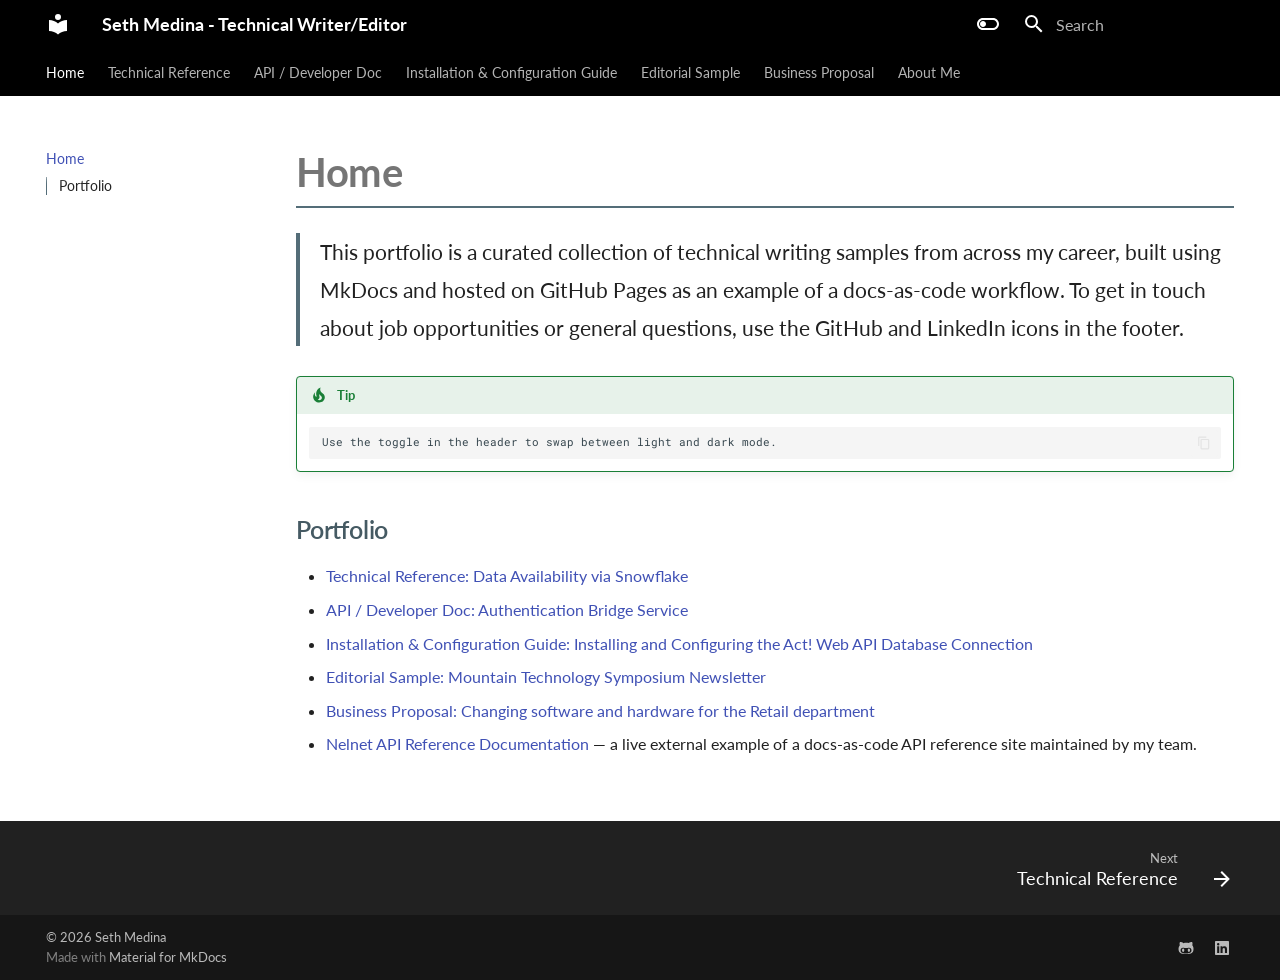
<file: index.html>
<!doctype html>
<html lang="en" class="no-js">
  <head>
    
      <meta charset="utf-8">
      <meta name="viewport" content="width=device-width,initial-scale=1">
      
      
      
      
      
        <link rel="next" href="DataAvailability_Snowflake/">
      
      
        
      
      
      <link rel="icon" href="assets/images/favicon.png">
      <meta name="generator" content="mkdocs-1.6.1, mkdocs-material-9.7.6">
    
    
      
        <title>Seth Medina - Technical Writer/Editor</title>
      
    
    
      <link rel="stylesheet" href="assets/stylesheets/main.484c7ddc.min.css">
      
        
        <link rel="stylesheet" href="assets/stylesheets/palette.ab4e12ef.min.css">
      
      


    
    
      
    
    
      
        
        
        <link rel="preconnect" href="https://fonts.gstatic.com" crossorigin>
        <link rel="stylesheet" href="https://fonts.googleapis.com/css?family=Lato:300,300i,400,400i,700,700i%7CRoboto+Mono:400,400i,700,700i&display=fallback">
        <style>:root{--md-text-font:"Lato";--md-code-font:"Roboto Mono"}</style>
      
    
    
      <link rel="stylesheet" href="stylesheets/extra.css">
    
    <script>__md_scope=new URL(".",location),__md_hash=e=>[...e].reduce(((e,_)=>(e<<5)-e+_.charCodeAt(0)),0),__md_get=(e,_=localStorage,t=__md_scope)=>JSON.parse(_.getItem(t.pathname+"."+e)),__md_set=(e,_,t=localStorage,a=__md_scope)=>{try{t.setItem(a.pathname+"."+e,JSON.stringify(_))}catch(e){}}</script>
    
      

    
    
  </head>
  
  
    
    
      
    
    
    
    
    <body dir="ltr" data-md-color-scheme="default" data-md-color-primary="blue-grey" data-md-color-accent="light-blue">
  
    
    <input class="md-toggle" data-md-toggle="drawer" type="checkbox" id="__drawer" autocomplete="off">
    <input class="md-toggle" data-md-toggle="search" type="checkbox" id="__search" autocomplete="off">
    <label class="md-overlay" for="__drawer"></label>
    <div data-md-component="skip">
      
        
        <a href="#home" class="md-skip">
          Skip to content
        </a>
      
    </div>
    <div data-md-component="announce">
      
    </div>
    
    
      

<header class="md-header" data-md-component="header">
  <nav class="md-header__inner md-grid" aria-label="Header">
    <a href="." title="Seth Medina - Technical Writer/Editor" class="md-header__button md-logo" aria-label="Seth Medina - Technical Writer/Editor" data-md-component="logo">
      
  
  <svg xmlns="http://www.w3.org/2000/svg" viewBox="0 0 24 24"><path d="M12 8a3 3 0 0 0 3-3 3 3 0 0 0-3-3 3 3 0 0 0-3 3 3 3 0 0 0 3 3m0 3.54C9.64 9.35 6.5 8 3 8v11c3.5 0 6.64 1.35 9 3.54 2.36-2.19 5.5-3.54 9-3.54V8c-3.5 0-6.64 1.35-9 3.54"/></svg>

    </a>
    <label class="md-header__button md-icon" for="__drawer">
      
      <svg xmlns="http://www.w3.org/2000/svg" viewBox="0 0 24 24"><path d="M3 6h18v2H3zm0 5h18v2H3zm0 5h18v2H3z"/></svg>
    </label>
    <div class="md-header__title" data-md-component="header-title">
      <div class="md-header__ellipsis">
        <div class="md-header__topic">
          <span class="md-ellipsis">
            Seth Medina - Technical Writer/Editor
          </span>
        </div>
        <div class="md-header__topic" data-md-component="header-topic">
          <span class="md-ellipsis">
            
              Home
            
          </span>
        </div>
      </div>
    </div>
    
      
        <form class="md-header__option" data-md-component="palette">
  
    
    
    
    <input class="md-option" data-md-color-media="" data-md-color-scheme="default" data-md-color-primary="blue-grey" data-md-color-accent="light-blue"  aria-label="Switch to dark mode"  type="radio" name="__palette" id="__palette_0">
    
      <label class="md-header__button md-icon" title="Switch to dark mode" for="__palette_1" hidden>
        <svg xmlns="http://www.w3.org/2000/svg" viewBox="0 0 24 24"><path d="M17 6H7c-3.31 0-6 2.69-6 6s2.69 6 6 6h10c3.31 0 6-2.69 6-6s-2.69-6-6-6m0 10H7c-2.21 0-4-1.79-4-4s1.79-4 4-4h10c2.21 0 4 1.79 4 4s-1.79 4-4 4M7 9c-1.66 0-3 1.34-3 3s1.34 3 3 3 3-1.34 3-3-1.34-3-3-3"/></svg>
      </label>
    
  
    
    
    
    <input class="md-option" data-md-color-media="" data-md-color-scheme="slate" data-md-color-primary="blue-grey" data-md-color-accent="light-blue"  aria-label="Switch to light mode"  type="radio" name="__palette" id="__palette_1">
    
      <label class="md-header__button md-icon" title="Switch to light mode" for="__palette_0" hidden>
        <svg xmlns="http://www.w3.org/2000/svg" viewBox="0 0 24 24"><path d="M17 7H7a5 5 0 0 0-5 5 5 5 0 0 0 5 5h10a5 5 0 0 0 5-5 5 5 0 0 0-5-5m0 8a3 3 0 0 1-3-3 3 3 0 0 1 3-3 3 3 0 0 1 3 3 3 3 0 0 1-3 3"/></svg>
      </label>
    
  
</form>
      
    
    
      <script>var palette=__md_get("__palette");if(palette&&palette.color){if("(prefers-color-scheme)"===palette.color.media){var media=matchMedia("(prefers-color-scheme: light)"),input=document.querySelector(media.matches?"[data-md-color-media='(prefers-color-scheme: light)']":"[data-md-color-media='(prefers-color-scheme: dark)']");palette.color.media=input.getAttribute("data-md-color-media"),palette.color.scheme=input.getAttribute("data-md-color-scheme"),palette.color.primary=input.getAttribute("data-md-color-primary"),palette.color.accent=input.getAttribute("data-md-color-accent")}for(var[key,value]of Object.entries(palette.color))document.body.setAttribute("data-md-color-"+key,value)}</script>
    
    
    
      
      
        <label class="md-header__button md-icon" for="__search">
          
          <svg xmlns="http://www.w3.org/2000/svg" viewBox="0 0 24 24"><path d="M9.5 3A6.5 6.5 0 0 1 16 9.5c0 1.61-.59 3.09-1.56 4.23l.27.27h.79l5 5-1.5 1.5-5-5v-.79l-.27-.27A6.52 6.52 0 0 1 9.5 16 6.5 6.5 0 0 1 3 9.5 6.5 6.5 0 0 1 9.5 3m0 2C7 5 5 7 5 9.5S7 14 9.5 14 14 12 14 9.5 12 5 9.5 5"/></svg>
        </label>
        <div class="md-search" data-md-component="search" role="dialog">
  <label class="md-search__overlay" for="__search"></label>
  <div class="md-search__inner" role="search">
    <form class="md-search__form" name="search">
      <input type="text" class="md-search__input" name="query" aria-label="Search" placeholder="Search" autocapitalize="off" autocorrect="off" autocomplete="off" spellcheck="false" data-md-component="search-query" required>
      <label class="md-search__icon md-icon" for="__search">
        
        <svg xmlns="http://www.w3.org/2000/svg" viewBox="0 0 24 24"><path d="M9.5 3A6.5 6.5 0 0 1 16 9.5c0 1.61-.59 3.09-1.56 4.23l.27.27h.79l5 5-1.5 1.5-5-5v-.79l-.27-.27A6.52 6.52 0 0 1 9.5 16 6.5 6.5 0 0 1 3 9.5 6.5 6.5 0 0 1 9.5 3m0 2C7 5 5 7 5 9.5S7 14 9.5 14 14 12 14 9.5 12 5 9.5 5"/></svg>
        
        <svg xmlns="http://www.w3.org/2000/svg" viewBox="0 0 24 24"><path d="M20 11v2H8l5.5 5.5-1.42 1.42L4.16 12l7.92-7.92L13.5 5.5 8 11z"/></svg>
      </label>
      <nav class="md-search__options" aria-label="Search">
        
        <button type="reset" class="md-search__icon md-icon" title="Clear" aria-label="Clear" tabindex="-1">
          
          <svg xmlns="http://www.w3.org/2000/svg" viewBox="0 0 24 24"><path d="M19 6.41 17.59 5 12 10.59 6.41 5 5 6.41 10.59 12 5 17.59 6.41 19 12 13.41 17.59 19 19 17.59 13.41 12z"/></svg>
        </button>
      </nav>
      
        <div class="md-search__suggest" data-md-component="search-suggest"></div>
      
    </form>
    <div class="md-search__output">
      <div class="md-search__scrollwrap" tabindex="0" data-md-scrollfix>
        <div class="md-search-result" data-md-component="search-result">
          <div class="md-search-result__meta">
            Initializing search
          </div>
          <ol class="md-search-result__list" role="presentation"></ol>
        </div>
      </div>
    </div>
  </div>
</div>
      
    
    
  </nav>
  
</header>
    
    <div class="md-container" data-md-component="container">
      
      
        
          
            
<nav class="md-tabs" aria-label="Tabs" data-md-component="tabs">
  <div class="md-grid">
    <ul class="md-tabs__list">
      
        
  
  
  
    
  
  
    <li class="md-tabs__item md-tabs__item--active">
      <a href="." class="md-tabs__link">
        
  
  
    
  
  Home

      </a>
    </li>
  

      
        
  
  
  
  
    <li class="md-tabs__item">
      <a href="DataAvailability_Snowflake/" class="md-tabs__link">
        
  
  
    
  
  Technical Reference

      </a>
    </li>
  

      
        
  
  
  
  
    <li class="md-tabs__item">
      <a href="AuthBridgeService/" class="md-tabs__link">
        
  
  
    
  
  API / Developer Doc

      </a>
    </li>
  

      
        
  
  
  
  
    <li class="md-tabs__item">
      <a href="Act_ConnectLink_Install/" class="md-tabs__link">
        
  
  
    
  
  Installation & Configuration Guide

      </a>
    </li>
  

      
        
  
  
  
  
    <li class="md-tabs__item">
      <a href="MTS_Newsletter_Edits/" class="md-tabs__link">
        
  
  
    
  
  Editorial Sample

      </a>
    </li>
  

      
        
  
  
  
  
    <li class="md-tabs__item">
      <a href="EZLinks_Capital_Proposal/" class="md-tabs__link">
        
  
  
    
  
  Business Proposal

      </a>
    </li>
  

      
        
  
  
  
  
    <li class="md-tabs__item">
      <a href="AboutMe/" class="md-tabs__link">
        
  
  
    
  
  About Me

      </a>
    </li>
  

      
    </ul>
  </div>
</nav>
          
        
      
      <main class="md-main" data-md-component="main">
        <div class="md-main__inner md-grid">
          
            
              
              <div class="md-sidebar md-sidebar--primary" data-md-component="sidebar" data-md-type="navigation" >
                <div class="md-sidebar__scrollwrap">
                  <div class="md-sidebar__inner">
                    


  


  

<nav class="md-nav md-nav--primary md-nav--lifted md-nav--integrated" aria-label="Navigation" data-md-level="0">
  <label class="md-nav__title" for="__drawer">
    <a href="." title="Seth Medina - Technical Writer/Editor" class="md-nav__button md-logo" aria-label="Seth Medina - Technical Writer/Editor" data-md-component="logo">
      
  
  <svg xmlns="http://www.w3.org/2000/svg" viewBox="0 0 24 24"><path d="M12 8a3 3 0 0 0 3-3 3 3 0 0 0-3-3 3 3 0 0 0-3 3 3 3 0 0 0 3 3m0 3.54C9.64 9.35 6.5 8 3 8v11c3.5 0 6.64 1.35 9 3.54 2.36-2.19 5.5-3.54 9-3.54V8c-3.5 0-6.64 1.35-9 3.54"/></svg>

    </a>
    Seth Medina - Technical Writer/Editor
  </label>
  
  <ul class="md-nav__list" data-md-scrollfix>
    
      
      
  
  
    
  
  
  
    <li class="md-nav__item md-nav__item--active">
      
      <input class="md-nav__toggle md-toggle" type="checkbox" id="__toc">
      
      
        
      
      
        <label class="md-nav__link md-nav__link--active" for="__toc">
          
  
  
  <span class="md-ellipsis">
    
  
    Home
  

    
  </span>
  
  

          <span class="md-nav__icon md-icon"></span>
        </label>
      
      <a href="." class="md-nav__link md-nav__link--active">
        
  
  
  <span class="md-ellipsis">
    
  
    Home
  

    
  </span>
  
  

      </a>
      
        

<nav class="md-nav md-nav--secondary" aria-label="Table of contents">
  
  
  
    
  
  
    <label class="md-nav__title" for="__toc">
      <span class="md-nav__icon md-icon"></span>
      Table of contents
    </label>
    <ul class="md-nav__list" data-md-component="toc" data-md-scrollfix>
      
        <li class="md-nav__item">
  <a href="#portfolio" class="md-nav__link">
    <span class="md-ellipsis">
      
        Portfolio
      
    </span>
  </a>
  
</li>
      
    </ul>
  
</nav>
      
    </li>
  

    
      
      
  
  
  
  
    <li class="md-nav__item">
      <a href="DataAvailability_Snowflake/" class="md-nav__link">
        
  
  
  <span class="md-ellipsis">
    
  
    Technical Reference
  

    
  </span>
  
  

      </a>
    </li>
  

    
      
      
  
  
  
  
    <li class="md-nav__item">
      <a href="AuthBridgeService/" class="md-nav__link">
        
  
  
  <span class="md-ellipsis">
    
  
    API / Developer Doc
  

    
  </span>
  
  

      </a>
    </li>
  

    
      
      
  
  
  
  
    <li class="md-nav__item">
      <a href="Act_ConnectLink_Install/" class="md-nav__link">
        
  
  
  <span class="md-ellipsis">
    
  
    Installation & Configuration Guide
  

    
  </span>
  
  

      </a>
    </li>
  

    
      
      
  
  
  
  
    <li class="md-nav__item">
      <a href="MTS_Newsletter_Edits/" class="md-nav__link">
        
  
  
  <span class="md-ellipsis">
    
  
    Editorial Sample
  

    
  </span>
  
  

      </a>
    </li>
  

    
      
      
  
  
  
  
    <li class="md-nav__item">
      <a href="EZLinks_Capital_Proposal/" class="md-nav__link">
        
  
  
  <span class="md-ellipsis">
    
  
    Business Proposal
  

    
  </span>
  
  

      </a>
    </li>
  

    
      
      
  
  
  
  
    <li class="md-nav__item">
      <a href="AboutMe/" class="md-nav__link">
        
  
  
  <span class="md-ellipsis">
    
  
    About Me
  

    
  </span>
  
  

      </a>
    </li>
  

    
  </ul>
</nav>
                  </div>
                </div>
              </div>
            
            
          
          
            <div class="md-content" data-md-component="content">
              
              <article class="md-content__inner md-typeset">
                
                  



<h1 id="home">Home</h1>
<p>This portfolio is a curated collection of technical writing samples from across my career, built using MkDocs and hosted on GitHub Pages as an example of a docs-as-code workflow. To get in touch about job opportunities or general questions, use the GitHub and LinkedIn icons in the footer.</p>
<div class="admonition tip">
<p class="admonition-title">Tip</p>
<div class="highlight"><pre><span></span><code>Use the toggle in the header to swap between light and dark mode.
</code></pre></div>
</div>
<h2 id="portfolio">Portfolio</h2>
<ul>
<li><a href="DataAvailability_Snowflake/">Technical Reference: Data Availability via Snowflake</a></li>
<li><a href="AuthBridgeService/">API / Developer Doc: Authentication Bridge Service</a></li>
<li><a href="Act_ConnectLink_Install/">Installation &amp; Configuration Guide: Installing and Configuring the Act! Web API Database Connection</a></li>
<li><a href="MTS_Newsletter_Edits/">Editorial Sample: Mountain Technology Symposium Newsletter</a></li>
<li><a href="EZLinks_Capital_Proposal/">Business Proposal: Changing software and hardware for the Retail department</a></li>
<li><a href="https://docs.nelnet.io/#introduction">Nelnet API Reference Documentation</a> — a live external example of a docs-as-code API reference site maintained by my team.</li>
</ul>












                
              </article>
            </div>
          
          
  <script>var tabs=__md_get("__tabs");if(Array.isArray(tabs))e:for(var set of document.querySelectorAll(".tabbed-set")){var labels=set.querySelector(".tabbed-labels");for(var tab of tabs)for(var label of labels.getElementsByTagName("label"))if(label.innerText.trim()===tab){var input=document.getElementById(label.htmlFor);input.checked=!0;continue e}}</script>

<script>var target=document.getElementById(location.hash.slice(1));target&&target.name&&(target.checked=target.name.startsWith("__tabbed_"))</script>
        </div>
        
          <button type="button" class="md-top md-icon" data-md-component="top" hidden>
  
  <svg xmlns="http://www.w3.org/2000/svg" viewBox="0 0 24 24"><path d="M13 20h-2V8l-5.5 5.5-1.42-1.42L12 4.16l7.92 7.92-1.42 1.42L13 8z"/></svg>
  Back to top
</button>
        
      </main>
      
        <footer class="md-footer">
  
    
      
      <nav class="md-footer__inner md-grid" aria-label="Footer" >
        
        
          
          <a href="DataAvailability_Snowflake/" class="md-footer__link md-footer__link--next" aria-label="Next: Technical Reference">
            <div class="md-footer__title">
              <span class="md-footer__direction">
                Next
              </span>
              <div class="md-ellipsis">
                Technical Reference
              </div>
            </div>
            <div class="md-footer__button md-icon">
              
              <svg xmlns="http://www.w3.org/2000/svg" viewBox="0 0 24 24"><path d="M4 11v2h12l-5.5 5.5 1.42 1.42L19.84 12l-7.92-7.92L10.5 5.5 16 11z"/></svg>
            </div>
          </a>
        
      </nav>
    
  
  <div class="md-footer-meta md-typeset">
    <div class="md-footer-meta__inner md-grid">
      <div class="md-copyright">
  
    <div class="md-copyright__highlight">
      &copy; 2026 <a href="https://linkedin.com/in/sethtmedina" target="_blank" rel="noopener">Seth Medina</a>
    </div>
  
  
    Made with
    <a href="https://squidfunk.github.io/mkdocs-material/" target="_blank" rel="noopener">
      Material for MkDocs
    </a>
  
</div>
      
        
<div class="md-social">
  
    
    
    
    
      
      
    
    <a href="https://github.com/medinast21" target="_blank" rel="noopener" title="github.com" class="md-social__link">
      <svg xmlns="http://www.w3.org/2000/svg" viewBox="0 0 512 512"><!--! Font Awesome Free 7.1.0 by @fontawesome - https://fontawesome.com License - https://fontawesome.com/license/free (Icons: CC BY 4.0, Fonts: SIL OFL 1.1, Code: MIT License) Copyright 2025 Fonticons, Inc.--><path d="M202.1 328.7c0 20.9-10.9 55.1-36.7 55.1s-36.7-34.2-36.7-55.1 10.9-55.1 36.7-55.1 36.7 34.2 36.7 55.1M496 278.2c0 31.9-3.2 65.7-17.5 95-37.9 76.6-142.1 74.8-216.7 74.8-75.8 0-186.2 2.7-225.6-74.8-14.6-29-20.2-63.1-20.2-95 0-41.9 13.9-81.5 41.5-113.6-5.2-15.8-7.7-32.4-7.7-48.8 0-21.5 4.9-32.3 14.6-51.8 45.3 0 74.3 9 108.8 36 29-6.9 58.8-10 88.7-10 27 0 54.2 2.9 80.4 9.2 34-26.7 63-35.2 107.8-35.2 9.8 19.5 14.6 30.3 14.6 51.8 0 16.4-2.6 32.7-7.7 48.2 27.5 32.4 39 72.3 39 114.2m-64.3 50.5c0-43.9-26.7-82.6-73.5-82.6-18.9 0-37 3.4-56 6-14.9 2.3-29.8 3.2-45.1 3.2-15.2 0-30.1-.9-45.1-3.2-18.7-2.6-37-6-56-6-46.8 0-73.5 38.7-73.5 82.6 0 87.8 80.4 101.3 150.4 101.3h48.2c70.3 0 150.6-13.4 150.6-101.3m-82.6-55.1c-25.8 0-36.7 34.2-36.7 55.1s10.9 55.1 36.7 55.1 36.7-34.2 36.7-55.1-10.9-55.1-36.7-55.1"/></svg>
    </a>
  
    
    
    
    
      
      
    
    <a href="https://linkedin.com/in/sethtmedina" target="_blank" rel="noopener" title="linkedin.com" class="md-social__link">
      <svg xmlns="http://www.w3.org/2000/svg" viewBox="0 0 448 512"><!--! Font Awesome Free 7.1.0 by @fontawesome - https://fontawesome.com License - https://fontawesome.com/license/free (Icons: CC BY 4.0, Fonts: SIL OFL 1.1, Code: MIT License) Copyright 2025 Fonticons, Inc.--><path d="M416 32H31.9C14.3 32 0 46.5 0 64.3v383.4C0 465.5 14.3 480 31.9 480H416c17.6 0 32-14.5 32-32.3V64.3c0-17.8-14.4-32.3-32-32.3M135.4 416H69V202.2h66.5V416zM102.2 96a38.5 38.5 0 1 1 0 77 38.5 38.5 0 1 1 0-77m282.1 320h-66.4V312c0-24.8-.5-56.7-34.5-56.7-34.6 0-39.9 27-39.9 54.9V416h-66.4V202.2h63.7v29.2h.9c8.9-16.8 30.6-34.5 62.9-34.5 67.2 0 79.7 44.3 79.7 101.9z"/></svg>
    </a>
  
</div>
      
    </div>
  </div>
</footer>
      
    </div>
    <div class="md-dialog" data-md-component="dialog">
      <div class="md-dialog__inner md-typeset"></div>
    </div>
    
    
    
      
      
      <script id="__config" type="application/json">{"annotate": null, "base": ".", "features": ["navigation.tabs", "navigation.sections", "toc.integrate", "navigation.top", "navigation.footer", "search.suggest", "search.highlight", "content.tabs.link", "content.code.annotation", "content.code.copy"], "search": "assets/javascripts/workers/search.2c215733.min.js", "tags": null, "translations": {"clipboard.copied": "Copied to clipboard", "clipboard.copy": "Copy to clipboard", "search.result.more.one": "1 more on this page", "search.result.more.other": "# more on this page", "search.result.none": "No matching documents", "search.result.one": "1 matching document", "search.result.other": "# matching documents", "search.result.placeholder": "Type to start searching", "search.result.term.missing": "Missing", "select.version": "Select version"}, "version": null}</script>
    
    
      <script src="assets/javascripts/bundle.79ae519e.min.js"></script>
      
    
  </body>
</html>
</file>
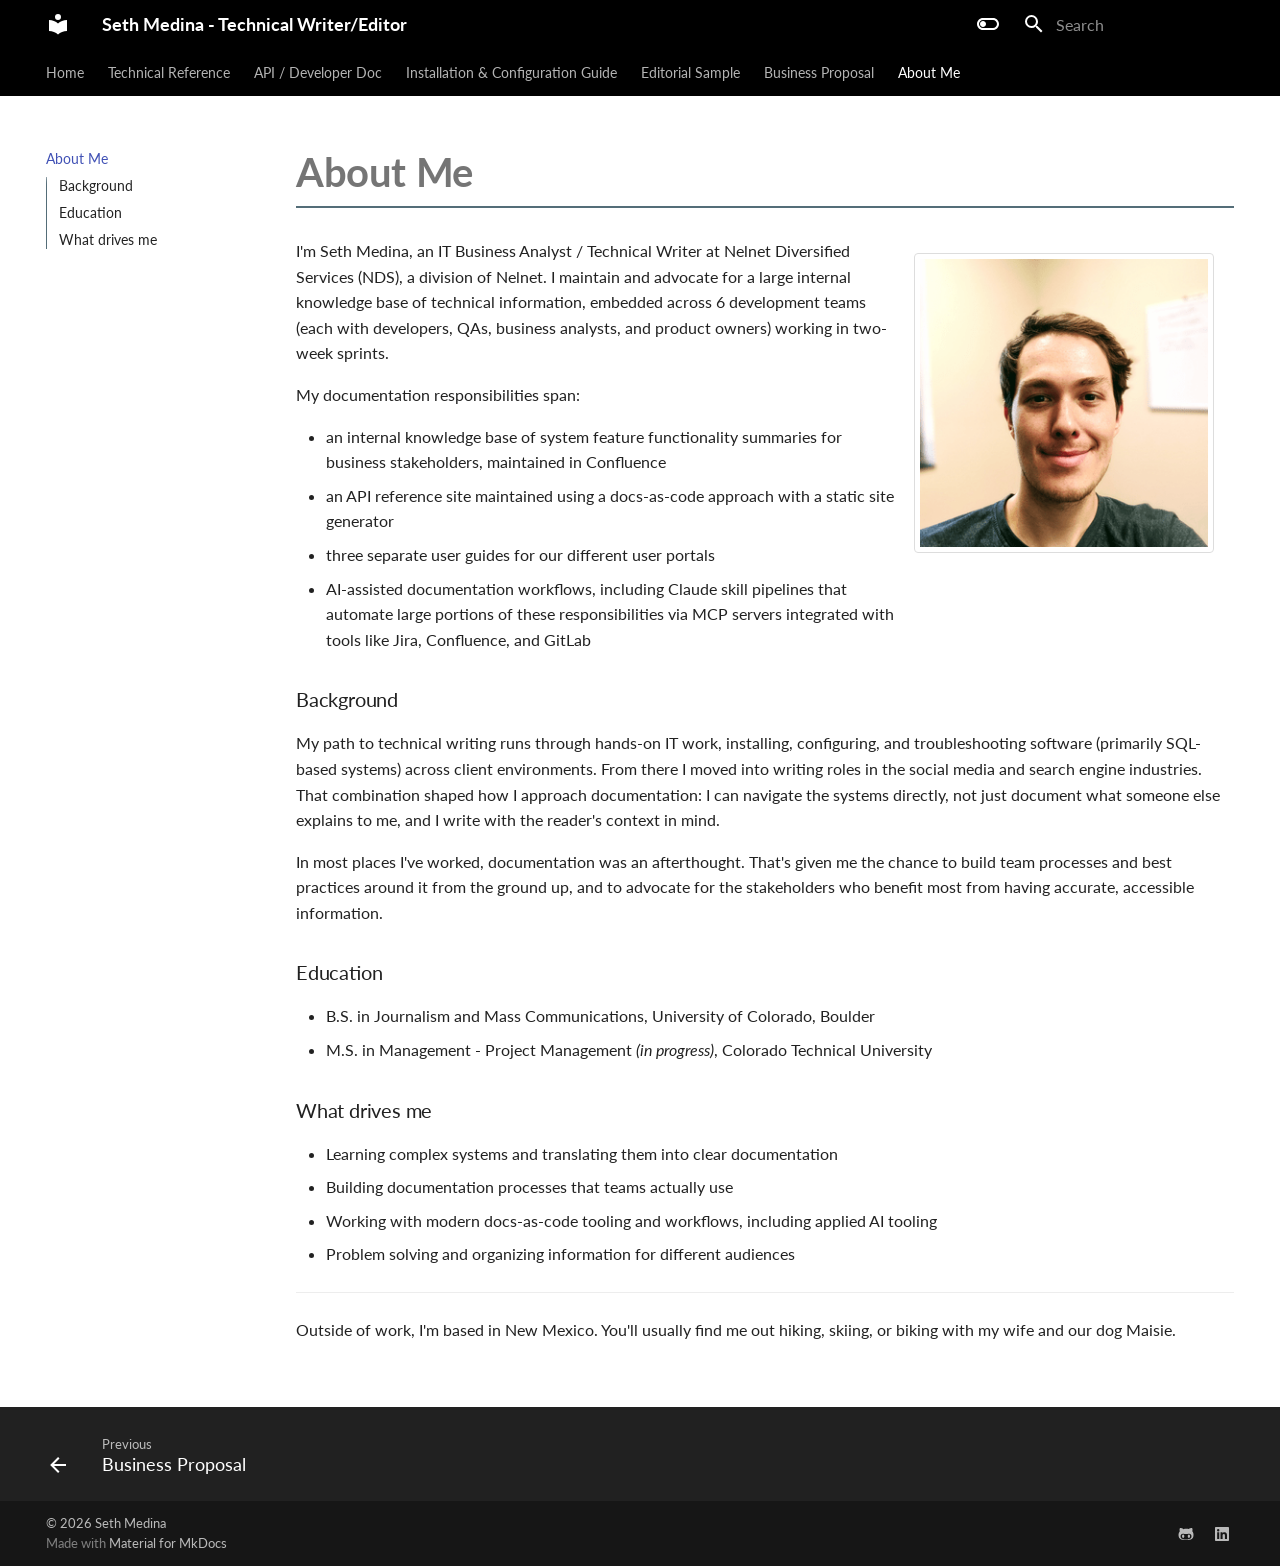
<file: AboutMe/index.html>
<!doctype html>
<html lang="en" class="no-js">
  <head>
    
      <meta charset="utf-8">
      <meta name="viewport" content="width=device-width,initial-scale=1">
      
      
      
      
        <link rel="prev" href="../EZLinks_Capital_Proposal/">
      
      
      
        
      
      
      <link rel="icon" href="../assets/images/favicon.png">
      <meta name="generator" content="mkdocs-1.6.1, mkdocs-material-9.7.6">
    
    
      
        <title>About Me - Seth Medina - Technical Writer/Editor</title>
      
    
    
      <link rel="stylesheet" href="../assets/stylesheets/main.484c7ddc.min.css">
      
        
        <link rel="stylesheet" href="../assets/stylesheets/palette.ab4e12ef.min.css">
      
      


    
    
      
    
    
      
        
        
        <link rel="preconnect" href="https://fonts.gstatic.com" crossorigin>
        <link rel="stylesheet" href="https://fonts.googleapis.com/css?family=Lato:300,300i,400,400i,700,700i%7CRoboto+Mono:400,400i,700,700i&display=fallback">
        <style>:root{--md-text-font:"Lato";--md-code-font:"Roboto Mono"}</style>
      
    
    
      <link rel="stylesheet" href="../stylesheets/extra.css">
    
    <script>__md_scope=new URL("..",location),__md_hash=e=>[...e].reduce(((e,_)=>(e<<5)-e+_.charCodeAt(0)),0),__md_get=(e,_=localStorage,t=__md_scope)=>JSON.parse(_.getItem(t.pathname+"."+e)),__md_set=(e,_,t=localStorage,a=__md_scope)=>{try{t.setItem(a.pathname+"."+e,JSON.stringify(_))}catch(e){}}</script>
    
      

    
    
  </head>
  
  
    
    
      
    
    
    
    
    <body dir="ltr" data-md-color-scheme="default" data-md-color-primary="blue-grey" data-md-color-accent="light-blue">
  
    
    <input class="md-toggle" data-md-toggle="drawer" type="checkbox" id="__drawer" autocomplete="off">
    <input class="md-toggle" data-md-toggle="search" type="checkbox" id="__search" autocomplete="off">
    <label class="md-overlay" for="__drawer"></label>
    <div data-md-component="skip">
      
        
        <a href="#about-me" class="md-skip">
          Skip to content
        </a>
      
    </div>
    <div data-md-component="announce">
      
    </div>
    
    
      

<header class="md-header" data-md-component="header">
  <nav class="md-header__inner md-grid" aria-label="Header">
    <a href=".." title="Seth Medina - Technical Writer/Editor" class="md-header__button md-logo" aria-label="Seth Medina - Technical Writer/Editor" data-md-component="logo">
      
  
  <svg xmlns="http://www.w3.org/2000/svg" viewBox="0 0 24 24"><path d="M12 8a3 3 0 0 0 3-3 3 3 0 0 0-3-3 3 3 0 0 0-3 3 3 3 0 0 0 3 3m0 3.54C9.64 9.35 6.5 8 3 8v11c3.5 0 6.64 1.35 9 3.54 2.36-2.19 5.5-3.54 9-3.54V8c-3.5 0-6.64 1.35-9 3.54"/></svg>

    </a>
    <label class="md-header__button md-icon" for="__drawer">
      
      <svg xmlns="http://www.w3.org/2000/svg" viewBox="0 0 24 24"><path d="M3 6h18v2H3zm0 5h18v2H3zm0 5h18v2H3z"/></svg>
    </label>
    <div class="md-header__title" data-md-component="header-title">
      <div class="md-header__ellipsis">
        <div class="md-header__topic">
          <span class="md-ellipsis">
            Seth Medina - Technical Writer/Editor
          </span>
        </div>
        <div class="md-header__topic" data-md-component="header-topic">
          <span class="md-ellipsis">
            
              About Me
            
          </span>
        </div>
      </div>
    </div>
    
      
        <form class="md-header__option" data-md-component="palette">
  
    
    
    
    <input class="md-option" data-md-color-media="" data-md-color-scheme="default" data-md-color-primary="blue-grey" data-md-color-accent="light-blue"  aria-label="Switch to dark mode"  type="radio" name="__palette" id="__palette_0">
    
      <label class="md-header__button md-icon" title="Switch to dark mode" for="__palette_1" hidden>
        <svg xmlns="http://www.w3.org/2000/svg" viewBox="0 0 24 24"><path d="M17 6H7c-3.31 0-6 2.69-6 6s2.69 6 6 6h10c3.31 0 6-2.69 6-6s-2.69-6-6-6m0 10H7c-2.21 0-4-1.79-4-4s1.79-4 4-4h10c2.21 0 4 1.79 4 4s-1.79 4-4 4M7 9c-1.66 0-3 1.34-3 3s1.34 3 3 3 3-1.34 3-3-1.34-3-3-3"/></svg>
      </label>
    
  
    
    
    
    <input class="md-option" data-md-color-media="" data-md-color-scheme="slate" data-md-color-primary="blue-grey" data-md-color-accent="light-blue"  aria-label="Switch to light mode"  type="radio" name="__palette" id="__palette_1">
    
      <label class="md-header__button md-icon" title="Switch to light mode" for="__palette_0" hidden>
        <svg xmlns="http://www.w3.org/2000/svg" viewBox="0 0 24 24"><path d="M17 7H7a5 5 0 0 0-5 5 5 5 0 0 0 5 5h10a5 5 0 0 0 5-5 5 5 0 0 0-5-5m0 8a3 3 0 0 1-3-3 3 3 0 0 1 3-3 3 3 0 0 1 3 3 3 3 0 0 1-3 3"/></svg>
      </label>
    
  
</form>
      
    
    
      <script>var palette=__md_get("__palette");if(palette&&palette.color){if("(prefers-color-scheme)"===palette.color.media){var media=matchMedia("(prefers-color-scheme: light)"),input=document.querySelector(media.matches?"[data-md-color-media='(prefers-color-scheme: light)']":"[data-md-color-media='(prefers-color-scheme: dark)']");palette.color.media=input.getAttribute("data-md-color-media"),palette.color.scheme=input.getAttribute("data-md-color-scheme"),palette.color.primary=input.getAttribute("data-md-color-primary"),palette.color.accent=input.getAttribute("data-md-color-accent")}for(var[key,value]of Object.entries(palette.color))document.body.setAttribute("data-md-color-"+key,value)}</script>
    
    
    
      
      
        <label class="md-header__button md-icon" for="__search">
          
          <svg xmlns="http://www.w3.org/2000/svg" viewBox="0 0 24 24"><path d="M9.5 3A6.5 6.5 0 0 1 16 9.5c0 1.61-.59 3.09-1.56 4.23l.27.27h.79l5 5-1.5 1.5-5-5v-.79l-.27-.27A6.52 6.52 0 0 1 9.5 16 6.5 6.5 0 0 1 3 9.5 6.5 6.5 0 0 1 9.5 3m0 2C7 5 5 7 5 9.5S7 14 9.5 14 14 12 14 9.5 12 5 9.5 5"/></svg>
        </label>
        <div class="md-search" data-md-component="search" role="dialog">
  <label class="md-search__overlay" for="__search"></label>
  <div class="md-search__inner" role="search">
    <form class="md-search__form" name="search">
      <input type="text" class="md-search__input" name="query" aria-label="Search" placeholder="Search" autocapitalize="off" autocorrect="off" autocomplete="off" spellcheck="false" data-md-component="search-query" required>
      <label class="md-search__icon md-icon" for="__search">
        
        <svg xmlns="http://www.w3.org/2000/svg" viewBox="0 0 24 24"><path d="M9.5 3A6.5 6.5 0 0 1 16 9.5c0 1.61-.59 3.09-1.56 4.23l.27.27h.79l5 5-1.5 1.5-5-5v-.79l-.27-.27A6.52 6.52 0 0 1 9.5 16 6.5 6.5 0 0 1 3 9.5 6.5 6.5 0 0 1 9.5 3m0 2C7 5 5 7 5 9.5S7 14 9.5 14 14 12 14 9.5 12 5 9.5 5"/></svg>
        
        <svg xmlns="http://www.w3.org/2000/svg" viewBox="0 0 24 24"><path d="M20 11v2H8l5.5 5.5-1.42 1.42L4.16 12l7.92-7.92L13.5 5.5 8 11z"/></svg>
      </label>
      <nav class="md-search__options" aria-label="Search">
        
        <button type="reset" class="md-search__icon md-icon" title="Clear" aria-label="Clear" tabindex="-1">
          
          <svg xmlns="http://www.w3.org/2000/svg" viewBox="0 0 24 24"><path d="M19 6.41 17.59 5 12 10.59 6.41 5 5 6.41 10.59 12 5 17.59 6.41 19 12 13.41 17.59 19 19 17.59 13.41 12z"/></svg>
        </button>
      </nav>
      
        <div class="md-search__suggest" data-md-component="search-suggest"></div>
      
    </form>
    <div class="md-search__output">
      <div class="md-search__scrollwrap" tabindex="0" data-md-scrollfix>
        <div class="md-search-result" data-md-component="search-result">
          <div class="md-search-result__meta">
            Initializing search
          </div>
          <ol class="md-search-result__list" role="presentation"></ol>
        </div>
      </div>
    </div>
  </div>
</div>
      
    
    
  </nav>
  
</header>
    
    <div class="md-container" data-md-component="container">
      
      
        
          
            
<nav class="md-tabs" aria-label="Tabs" data-md-component="tabs">
  <div class="md-grid">
    <ul class="md-tabs__list">
      
        
  
  
  
  
    <li class="md-tabs__item">
      <a href=".." class="md-tabs__link">
        
  
  
    
  
  Home

      </a>
    </li>
  

      
        
  
  
  
  
    <li class="md-tabs__item">
      <a href="../DataAvailability_Snowflake/" class="md-tabs__link">
        
  
  
    
  
  Technical Reference

      </a>
    </li>
  

      
        
  
  
  
  
    <li class="md-tabs__item">
      <a href="../AuthBridgeService/" class="md-tabs__link">
        
  
  
    
  
  API / Developer Doc

      </a>
    </li>
  

      
        
  
  
  
  
    <li class="md-tabs__item">
      <a href="../Act_ConnectLink_Install/" class="md-tabs__link">
        
  
  
    
  
  Installation & Configuration Guide

      </a>
    </li>
  

      
        
  
  
  
  
    <li class="md-tabs__item">
      <a href="../MTS_Newsletter_Edits/" class="md-tabs__link">
        
  
  
    
  
  Editorial Sample

      </a>
    </li>
  

      
        
  
  
  
  
    <li class="md-tabs__item">
      <a href="../EZLinks_Capital_Proposal/" class="md-tabs__link">
        
  
  
    
  
  Business Proposal

      </a>
    </li>
  

      
        
  
  
  
    
  
  
    <li class="md-tabs__item md-tabs__item--active">
      <a href="./" class="md-tabs__link">
        
  
  
    
  
  About Me

      </a>
    </li>
  

      
    </ul>
  </div>
</nav>
          
        
      
      <main class="md-main" data-md-component="main">
        <div class="md-main__inner md-grid">
          
            
              
              <div class="md-sidebar md-sidebar--primary" data-md-component="sidebar" data-md-type="navigation" >
                <div class="md-sidebar__scrollwrap">
                  <div class="md-sidebar__inner">
                    


  


  

<nav class="md-nav md-nav--primary md-nav--lifted md-nav--integrated" aria-label="Navigation" data-md-level="0">
  <label class="md-nav__title" for="__drawer">
    <a href=".." title="Seth Medina - Technical Writer/Editor" class="md-nav__button md-logo" aria-label="Seth Medina - Technical Writer/Editor" data-md-component="logo">
      
  
  <svg xmlns="http://www.w3.org/2000/svg" viewBox="0 0 24 24"><path d="M12 8a3 3 0 0 0 3-3 3 3 0 0 0-3-3 3 3 0 0 0-3 3 3 3 0 0 0 3 3m0 3.54C9.64 9.35 6.5 8 3 8v11c3.5 0 6.64 1.35 9 3.54 2.36-2.19 5.5-3.54 9-3.54V8c-3.5 0-6.64 1.35-9 3.54"/></svg>

    </a>
    Seth Medina - Technical Writer/Editor
  </label>
  
  <ul class="md-nav__list" data-md-scrollfix>
    
      
      
  
  
  
  
    <li class="md-nav__item">
      <a href=".." class="md-nav__link">
        
  
  
  <span class="md-ellipsis">
    
  
    Home
  

    
  </span>
  
  

      </a>
    </li>
  

    
      
      
  
  
  
  
    <li class="md-nav__item">
      <a href="../DataAvailability_Snowflake/" class="md-nav__link">
        
  
  
  <span class="md-ellipsis">
    
  
    Technical Reference
  

    
  </span>
  
  

      </a>
    </li>
  

    
      
      
  
  
  
  
    <li class="md-nav__item">
      <a href="../AuthBridgeService/" class="md-nav__link">
        
  
  
  <span class="md-ellipsis">
    
  
    API / Developer Doc
  

    
  </span>
  
  

      </a>
    </li>
  

    
      
      
  
  
  
  
    <li class="md-nav__item">
      <a href="../Act_ConnectLink_Install/" class="md-nav__link">
        
  
  
  <span class="md-ellipsis">
    
  
    Installation & Configuration Guide
  

    
  </span>
  
  

      </a>
    </li>
  

    
      
      
  
  
  
  
    <li class="md-nav__item">
      <a href="../MTS_Newsletter_Edits/" class="md-nav__link">
        
  
  
  <span class="md-ellipsis">
    
  
    Editorial Sample
  

    
  </span>
  
  

      </a>
    </li>
  

    
      
      
  
  
  
  
    <li class="md-nav__item">
      <a href="../EZLinks_Capital_Proposal/" class="md-nav__link">
        
  
  
  <span class="md-ellipsis">
    
  
    Business Proposal
  

    
  </span>
  
  

      </a>
    </li>
  

    
      
      
  
  
    
  
  
  
    <li class="md-nav__item md-nav__item--active">
      
      <input class="md-nav__toggle md-toggle" type="checkbox" id="__toc">
      
      
        
      
      
        <label class="md-nav__link md-nav__link--active" for="__toc">
          
  
  
  <span class="md-ellipsis">
    
  
    About Me
  

    
  </span>
  
  

          <span class="md-nav__icon md-icon"></span>
        </label>
      
      <a href="./" class="md-nav__link md-nav__link--active">
        
  
  
  <span class="md-ellipsis">
    
  
    About Me
  

    
  </span>
  
  

      </a>
      
        

<nav class="md-nav md-nav--secondary" aria-label="Table of contents">
  
  
  
    
  
  
    <label class="md-nav__title" for="__toc">
      <span class="md-nav__icon md-icon"></span>
      Table of contents
    </label>
    <ul class="md-nav__list" data-md-component="toc" data-md-scrollfix>
      
        <li class="md-nav__item">
  <a href="#background" class="md-nav__link">
    <span class="md-ellipsis">
      
        Background
      
    </span>
  </a>
  
</li>
      
        <li class="md-nav__item">
  <a href="#education" class="md-nav__link">
    <span class="md-ellipsis">
      
        Education
      
    </span>
  </a>
  
</li>
      
        <li class="md-nav__item">
  <a href="#what-drives-me" class="md-nav__link">
    <span class="md-ellipsis">
      
        What drives me
      
    </span>
  </a>
  
</li>
      
    </ul>
  
</nav>
      
    </li>
  

    
  </ul>
</nav>
                  </div>
                </div>
              </div>
            
            
          
          
            <div class="md-content" data-md-component="content">
              
              <article class="md-content__inner md-typeset">
                
                  



<h1 id="about-me">About Me</h1>
<style>

img {
    border: 1px solid #ddd;
    border-radius: 4px;
    padding: 5px;
    width: 300px;
    float: right;
    margin: 20px;
}

</style>

<p><img alt="Seth Medina" src="../assets/SethPortrait%28300x300%29.png" /></p>
<p>I'm Seth Medina, an IT Business Analyst / Technical Writer at Nelnet Diversified Services (NDS), a division of Nelnet. I maintain and advocate for a large internal knowledge base of technical information, embedded across 6 development teams (each with developers, QAs, business analysts, and product owners) working in two-week sprints.</p>
<p>My documentation responsibilities span:</p>
<ul>
<li>an internal knowledge base of system feature functionality summaries for business stakeholders, maintained in Confluence</li>
<li>an API reference site maintained using a docs-as-code approach with a static site generator</li>
<li>three separate user guides for our different user portals</li>
<li>AI-assisted documentation workflows, including Claude skill pipelines that automate large portions of these responsibilities via MCP servers integrated with tools like Jira, Confluence, and GitLab</li>
</ul>
<h3 id="background">Background</h3>
<p>My path to technical writing runs through hands-on IT work, installing, configuring, and troubleshooting software (primarily SQL-based systems) across client environments. From there I moved into writing roles in the social media and search engine industries. That combination shaped how I approach documentation: I can navigate the systems directly, not just document what someone else explains to me, and I write with the reader's context in mind.</p>
<p>In most places I've worked, documentation was an afterthought. That's given me the chance to build team processes and best practices around it from the ground up, and to advocate for the stakeholders who benefit most from having accurate, accessible information.</p>
<h3 id="education">Education</h3>
<ul>
<li>B.S. in Journalism and Mass Communications, University of Colorado, Boulder</li>
<li>M.S. in Management - Project Management <em>(in progress)</em>, Colorado Technical University</li>
</ul>
<h3 id="what-drives-me">What drives me</h3>
<ul>
<li>Learning complex systems and translating them into clear documentation</li>
<li>Building documentation processes that teams actually use</li>
<li>Working with modern docs-as-code tooling and workflows, including applied AI tooling</li>
<li>Problem solving and organizing information for different audiences</li>
</ul>
<hr />
<p>Outside of work, I'm based in New Mexico. You'll usually find me out hiking, skiing, or biking with my wife and our dog Maisie.</p>












                
              </article>
            </div>
          
          
  <script>var tabs=__md_get("__tabs");if(Array.isArray(tabs))e:for(var set of document.querySelectorAll(".tabbed-set")){var labels=set.querySelector(".tabbed-labels");for(var tab of tabs)for(var label of labels.getElementsByTagName("label"))if(label.innerText.trim()===tab){var input=document.getElementById(label.htmlFor);input.checked=!0;continue e}}</script>

<script>var target=document.getElementById(location.hash.slice(1));target&&target.name&&(target.checked=target.name.startsWith("__tabbed_"))</script>
        </div>
        
          <button type="button" class="md-top md-icon" data-md-component="top" hidden>
  
  <svg xmlns="http://www.w3.org/2000/svg" viewBox="0 0 24 24"><path d="M13 20h-2V8l-5.5 5.5-1.42-1.42L12 4.16l7.92 7.92-1.42 1.42L13 8z"/></svg>
  Back to top
</button>
        
      </main>
      
        <footer class="md-footer">
  
    
      
      <nav class="md-footer__inner md-grid" aria-label="Footer" >
        
          
          <a href="../EZLinks_Capital_Proposal/" class="md-footer__link md-footer__link--prev" aria-label="Previous: Business Proposal">
            <div class="md-footer__button md-icon">
              
              <svg xmlns="http://www.w3.org/2000/svg" viewBox="0 0 24 24"><path d="M20 11v2H8l5.5 5.5-1.42 1.42L4.16 12l7.92-7.92L13.5 5.5 8 11z"/></svg>
            </div>
            <div class="md-footer__title">
              <span class="md-footer__direction">
                Previous
              </span>
              <div class="md-ellipsis">
                Business Proposal
              </div>
            </div>
          </a>
        
        
      </nav>
    
  
  <div class="md-footer-meta md-typeset">
    <div class="md-footer-meta__inner md-grid">
      <div class="md-copyright">
  
    <div class="md-copyright__highlight">
      &copy; 2026 <a href="https://linkedin.com/in/sethtmedina" target="_blank" rel="noopener">Seth Medina</a>
    </div>
  
  
    Made with
    <a href="https://squidfunk.github.io/mkdocs-material/" target="_blank" rel="noopener">
      Material for MkDocs
    </a>
  
</div>
      
        
<div class="md-social">
  
    
    
    
    
      
      
    
    <a href="https://github.com/medinast21" target="_blank" rel="noopener" title="github.com" class="md-social__link">
      <svg xmlns="http://www.w3.org/2000/svg" viewBox="0 0 512 512"><!--! Font Awesome Free 7.1.0 by @fontawesome - https://fontawesome.com License - https://fontawesome.com/license/free (Icons: CC BY 4.0, Fonts: SIL OFL 1.1, Code: MIT License) Copyright 2025 Fonticons, Inc.--><path d="M202.1 328.7c0 20.9-10.9 55.1-36.7 55.1s-36.7-34.2-36.7-55.1 10.9-55.1 36.7-55.1 36.7 34.2 36.7 55.1M496 278.2c0 31.9-3.2 65.7-17.5 95-37.9 76.6-142.1 74.8-216.7 74.8-75.8 0-186.2 2.7-225.6-74.8-14.6-29-20.2-63.1-20.2-95 0-41.9 13.9-81.5 41.5-113.6-5.2-15.8-7.7-32.4-7.7-48.8 0-21.5 4.9-32.3 14.6-51.8 45.3 0 74.3 9 108.8 36 29-6.9 58.8-10 88.7-10 27 0 54.2 2.9 80.4 9.2 34-26.7 63-35.2 107.8-35.2 9.8 19.5 14.6 30.3 14.6 51.8 0 16.4-2.6 32.7-7.7 48.2 27.5 32.4 39 72.3 39 114.2m-64.3 50.5c0-43.9-26.7-82.6-73.5-82.6-18.9 0-37 3.4-56 6-14.9 2.3-29.8 3.2-45.1 3.2-15.2 0-30.1-.9-45.1-3.2-18.7-2.6-37-6-56-6-46.8 0-73.5 38.7-73.5 82.6 0 87.8 80.4 101.3 150.4 101.3h48.2c70.3 0 150.6-13.4 150.6-101.3m-82.6-55.1c-25.8 0-36.7 34.2-36.7 55.1s10.9 55.1 36.7 55.1 36.7-34.2 36.7-55.1-10.9-55.1-36.7-55.1"/></svg>
    </a>
  
    
    
    
    
      
      
    
    <a href="https://linkedin.com/in/sethtmedina" target="_blank" rel="noopener" title="linkedin.com" class="md-social__link">
      <svg xmlns="http://www.w3.org/2000/svg" viewBox="0 0 448 512"><!--! Font Awesome Free 7.1.0 by @fontawesome - https://fontawesome.com License - https://fontawesome.com/license/free (Icons: CC BY 4.0, Fonts: SIL OFL 1.1, Code: MIT License) Copyright 2025 Fonticons, Inc.--><path d="M416 32H31.9C14.3 32 0 46.5 0 64.3v383.4C0 465.5 14.3 480 31.9 480H416c17.6 0 32-14.5 32-32.3V64.3c0-17.8-14.4-32.3-32-32.3M135.4 416H69V202.2h66.5V416zM102.2 96a38.5 38.5 0 1 1 0 77 38.5 38.5 0 1 1 0-77m282.1 320h-66.4V312c0-24.8-.5-56.7-34.5-56.7-34.6 0-39.9 27-39.9 54.9V416h-66.4V202.2h63.7v29.2h.9c8.9-16.8 30.6-34.5 62.9-34.5 67.2 0 79.7 44.3 79.7 101.9z"/></svg>
    </a>
  
</div>
      
    </div>
  </div>
</footer>
      
    </div>
    <div class="md-dialog" data-md-component="dialog">
      <div class="md-dialog__inner md-typeset"></div>
    </div>
    
    
    
      
      
      <script id="__config" type="application/json">{"annotate": null, "base": "..", "features": ["navigation.tabs", "navigation.sections", "toc.integrate", "navigation.top", "navigation.footer", "search.suggest", "search.highlight", "content.tabs.link", "content.code.annotation", "content.code.copy"], "search": "../assets/javascripts/workers/search.2c215733.min.js", "tags": null, "translations": {"clipboard.copied": "Copied to clipboard", "clipboard.copy": "Copy to clipboard", "search.result.more.one": "1 more on this page", "search.result.more.other": "# more on this page", "search.result.none": "No matching documents", "search.result.one": "1 matching document", "search.result.other": "# matching documents", "search.result.placeholder": "Type to start searching", "search.result.term.missing": "Missing", "select.version": "Select version"}, "version": null}</script>
    
    
      <script src="../assets/javascripts/bundle.79ae519e.min.js"></script>
      
    
  </body>
</html>
</file>
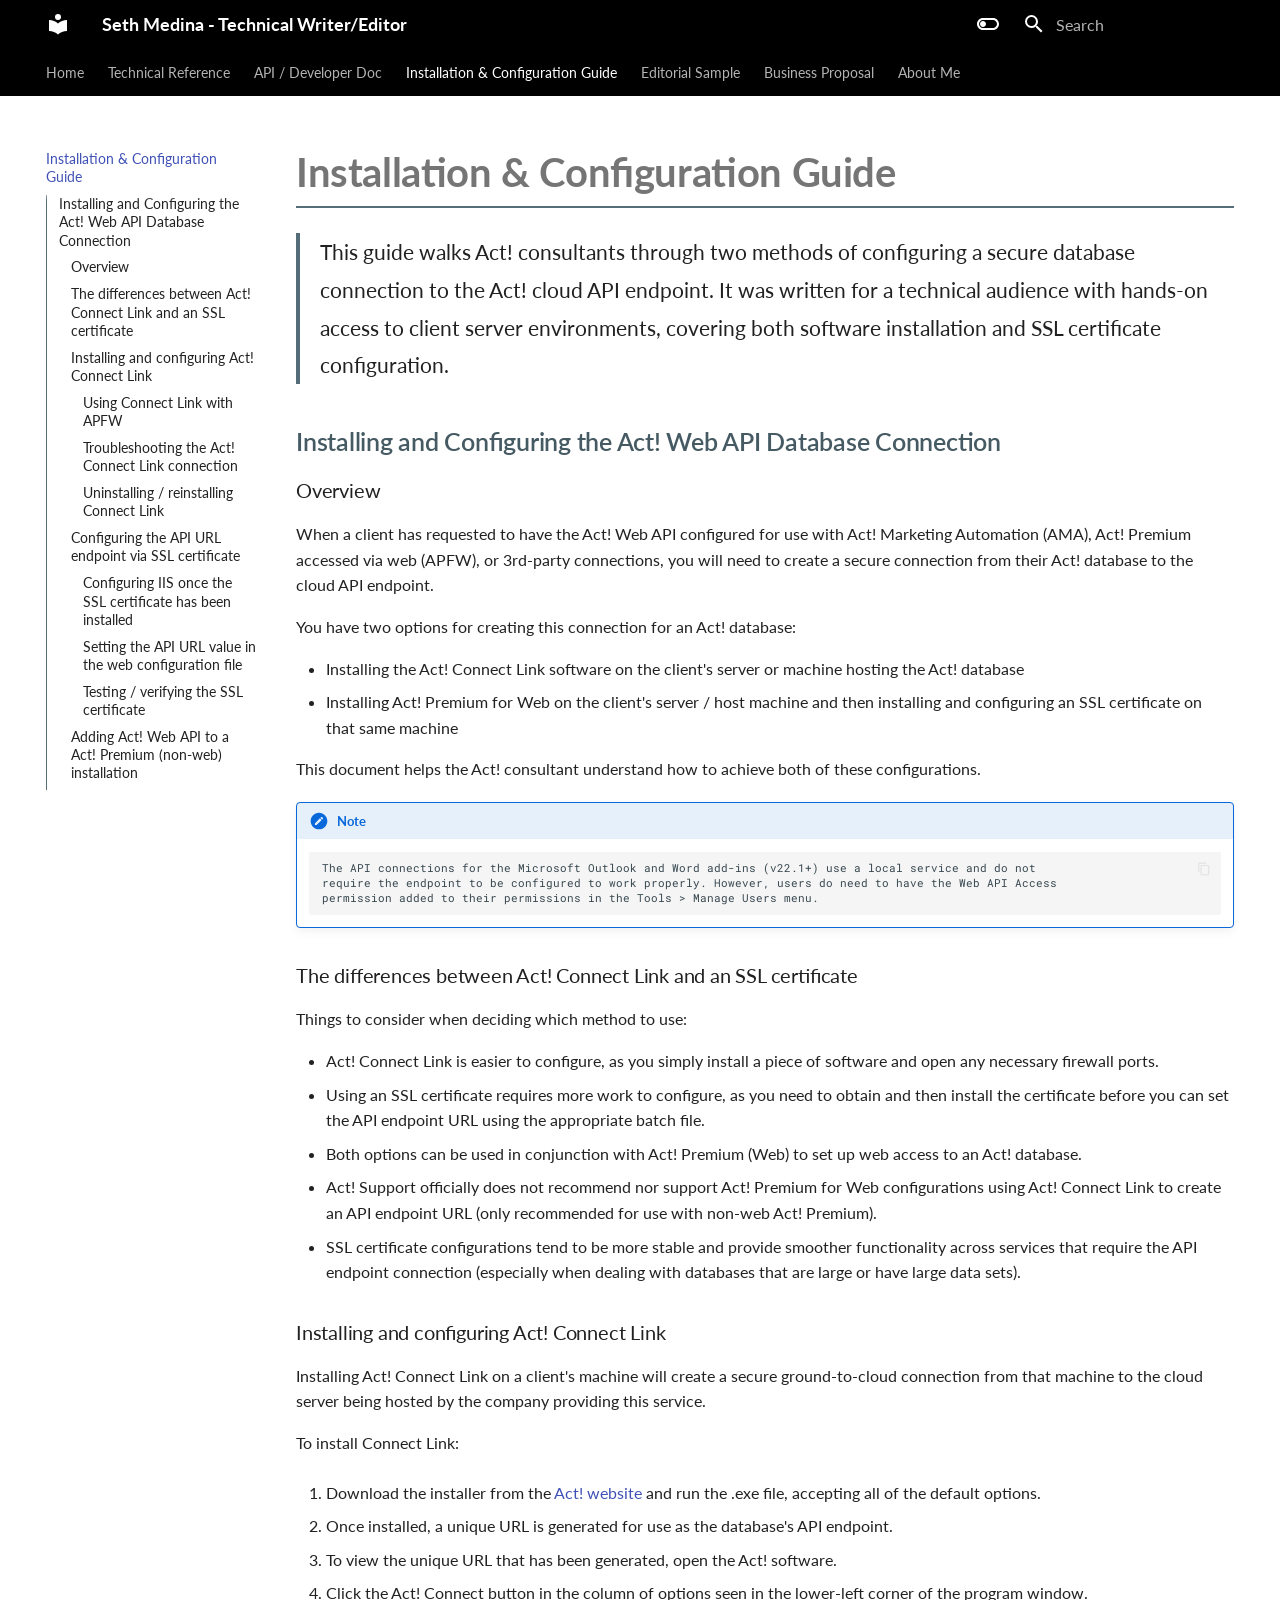
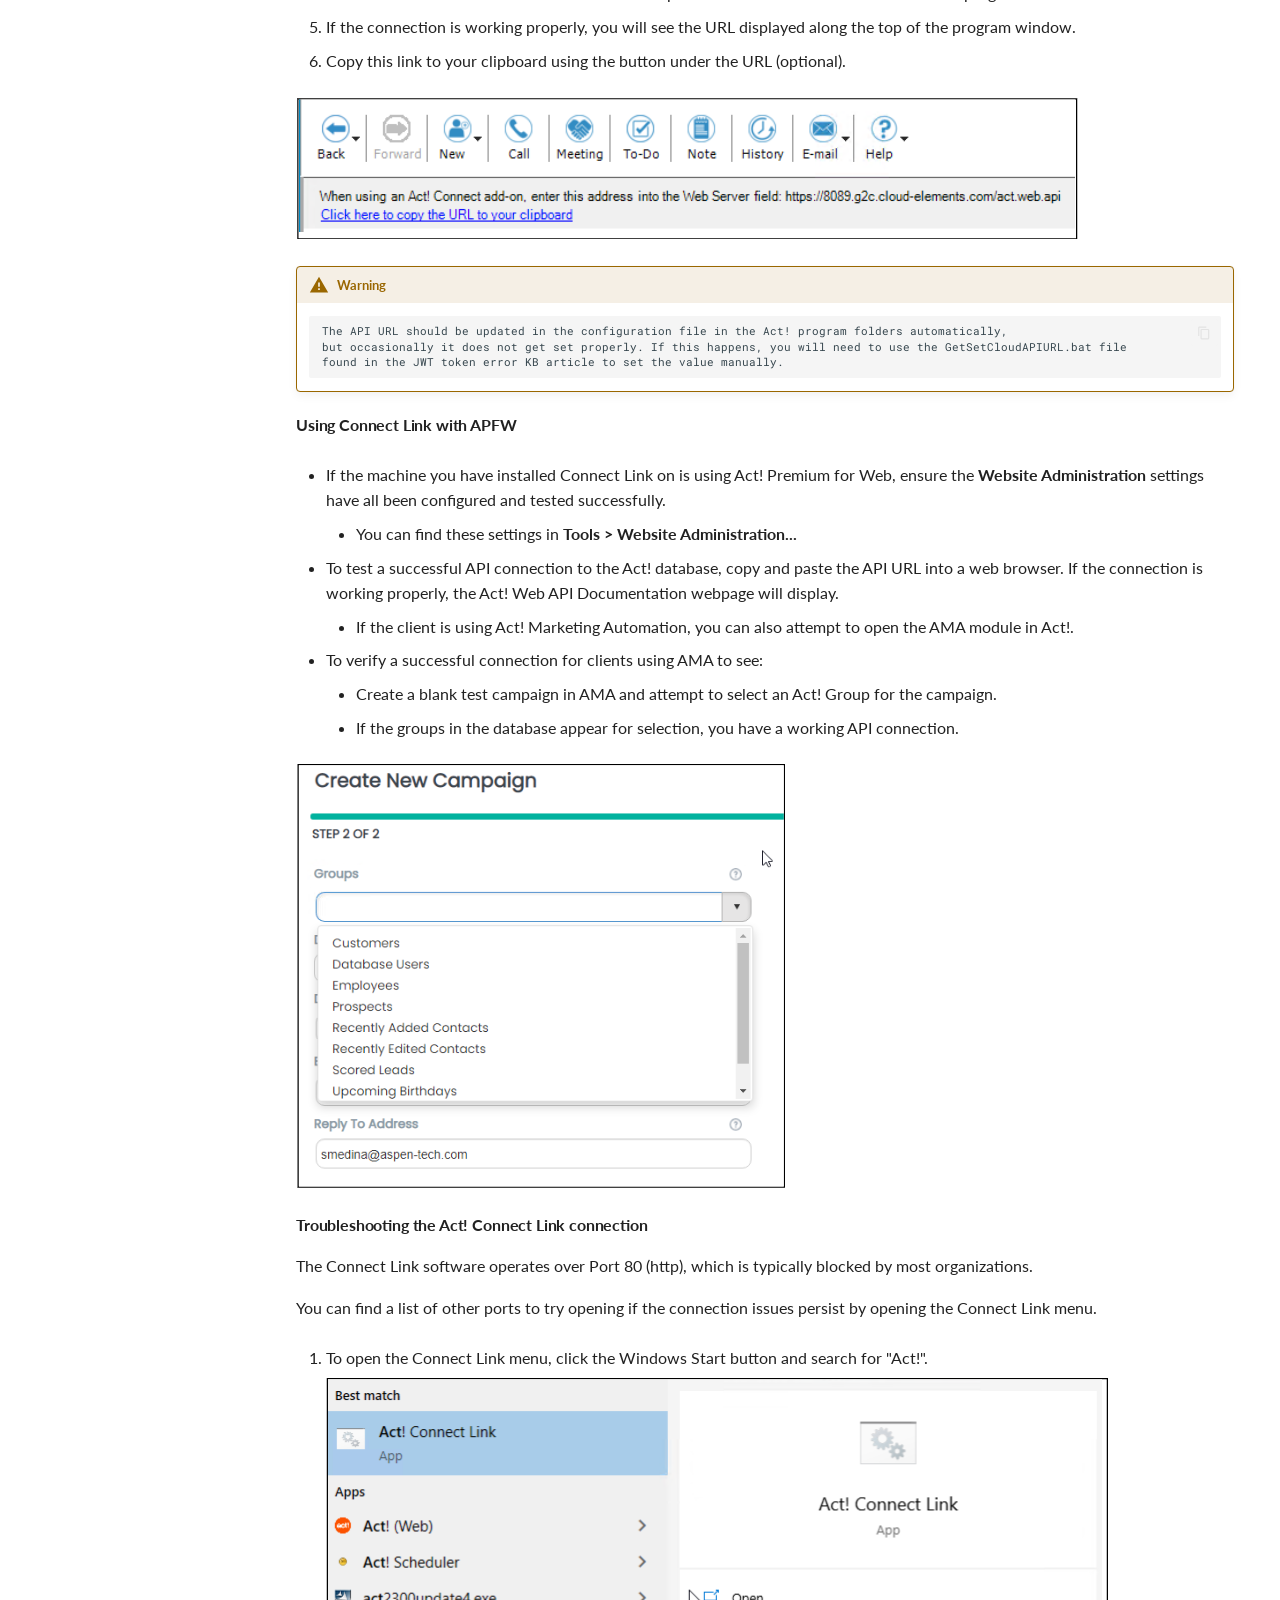
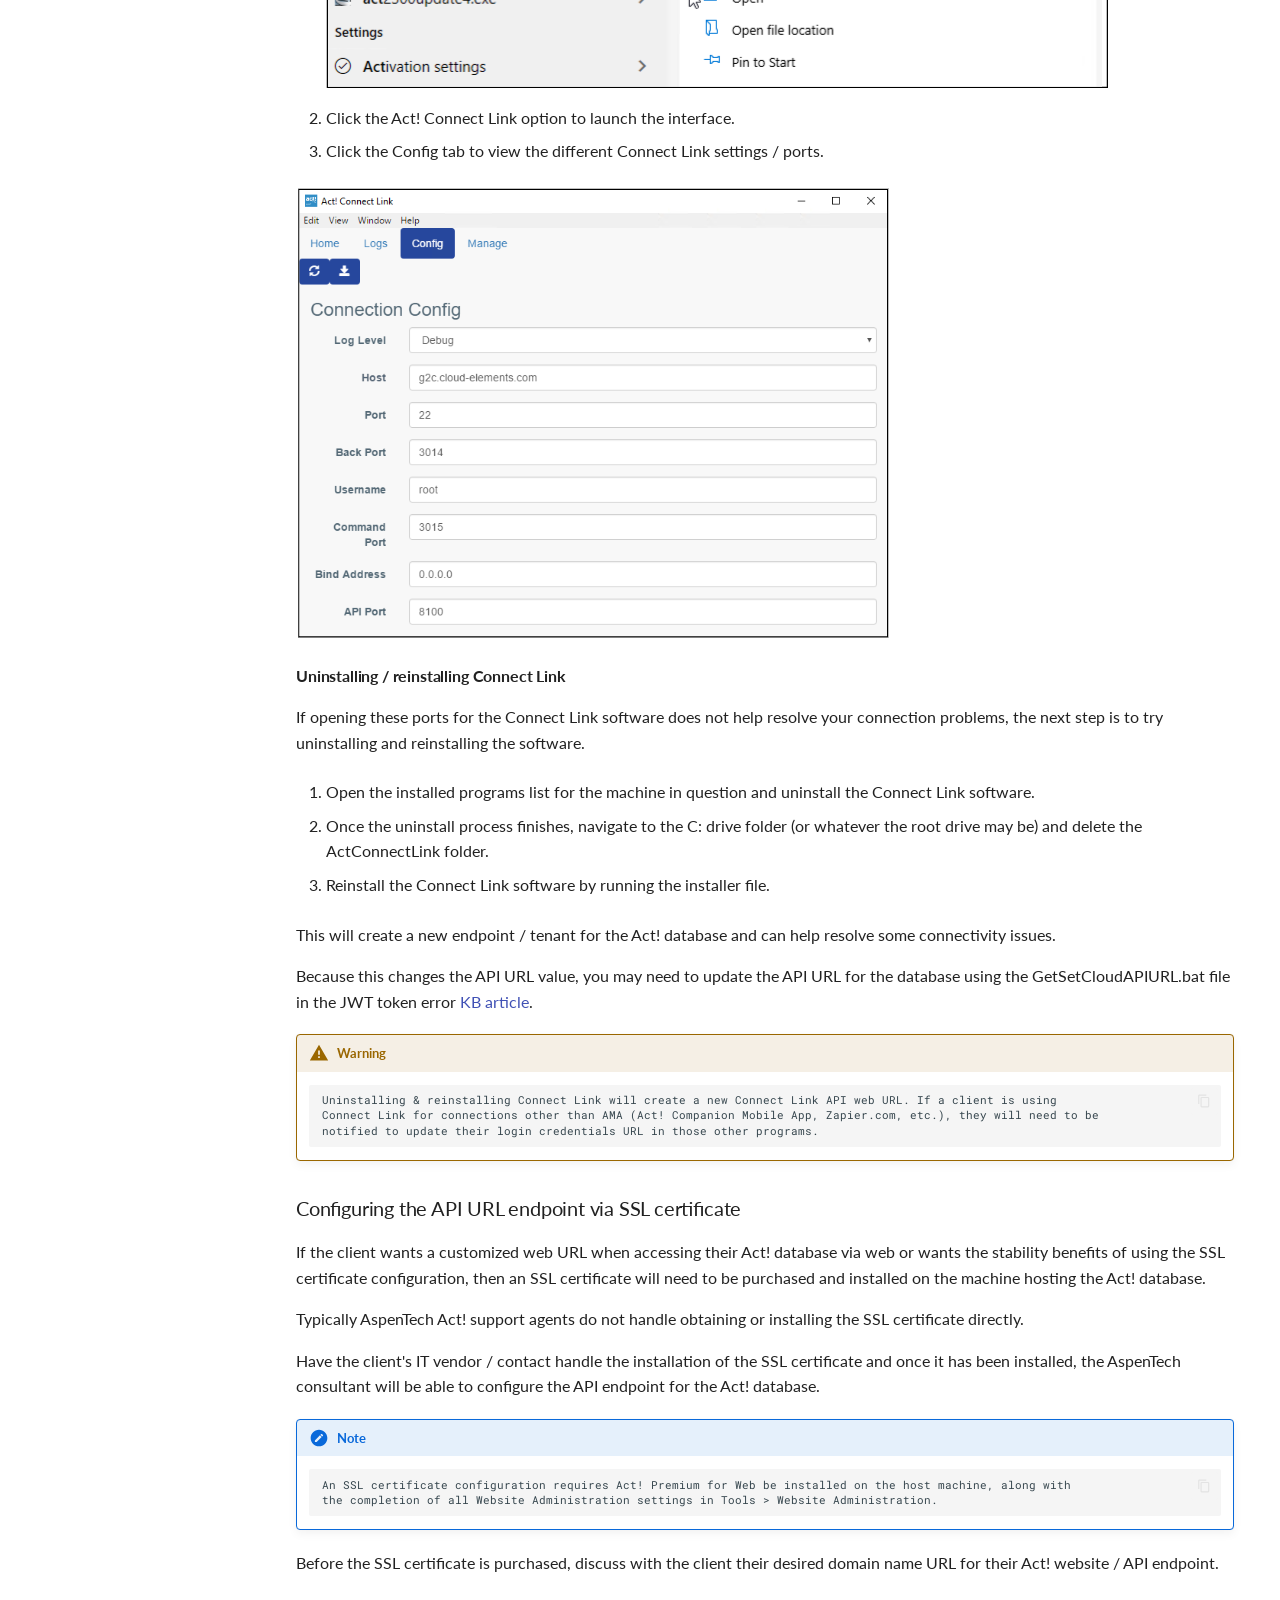
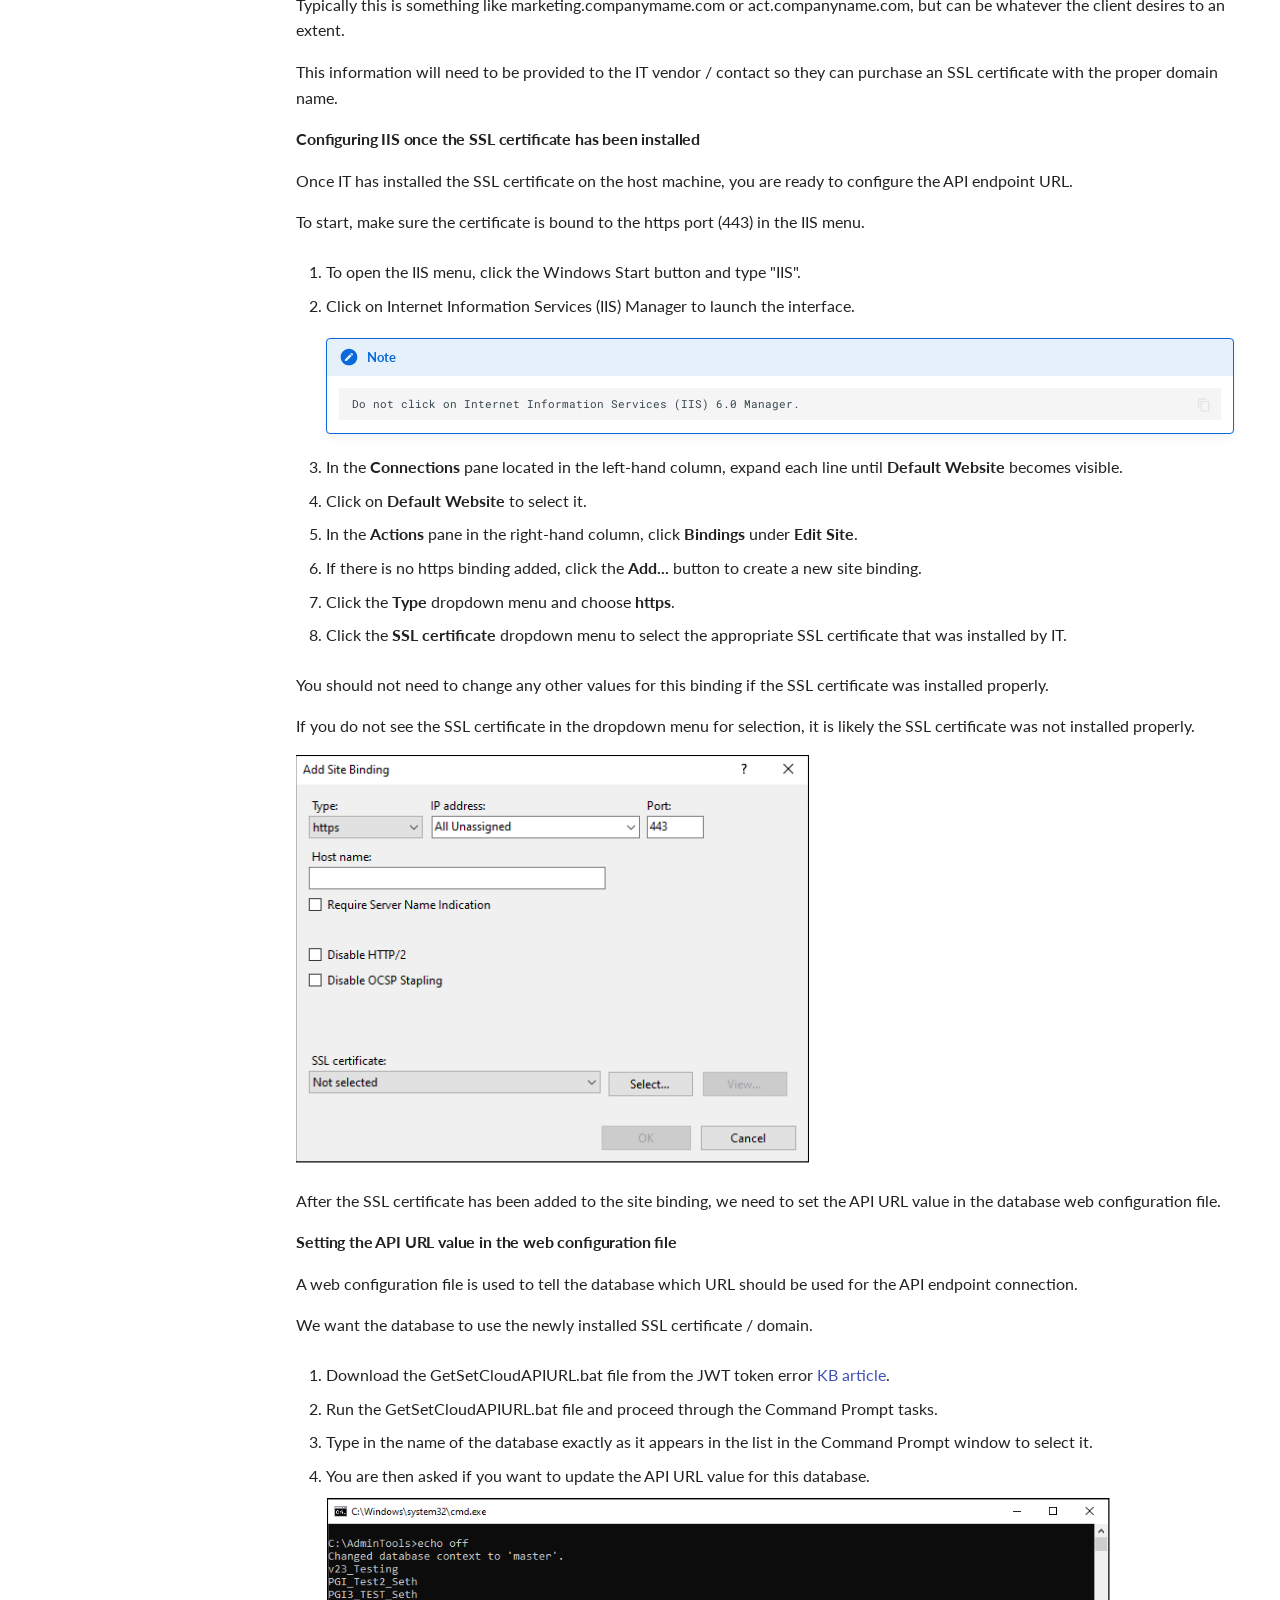
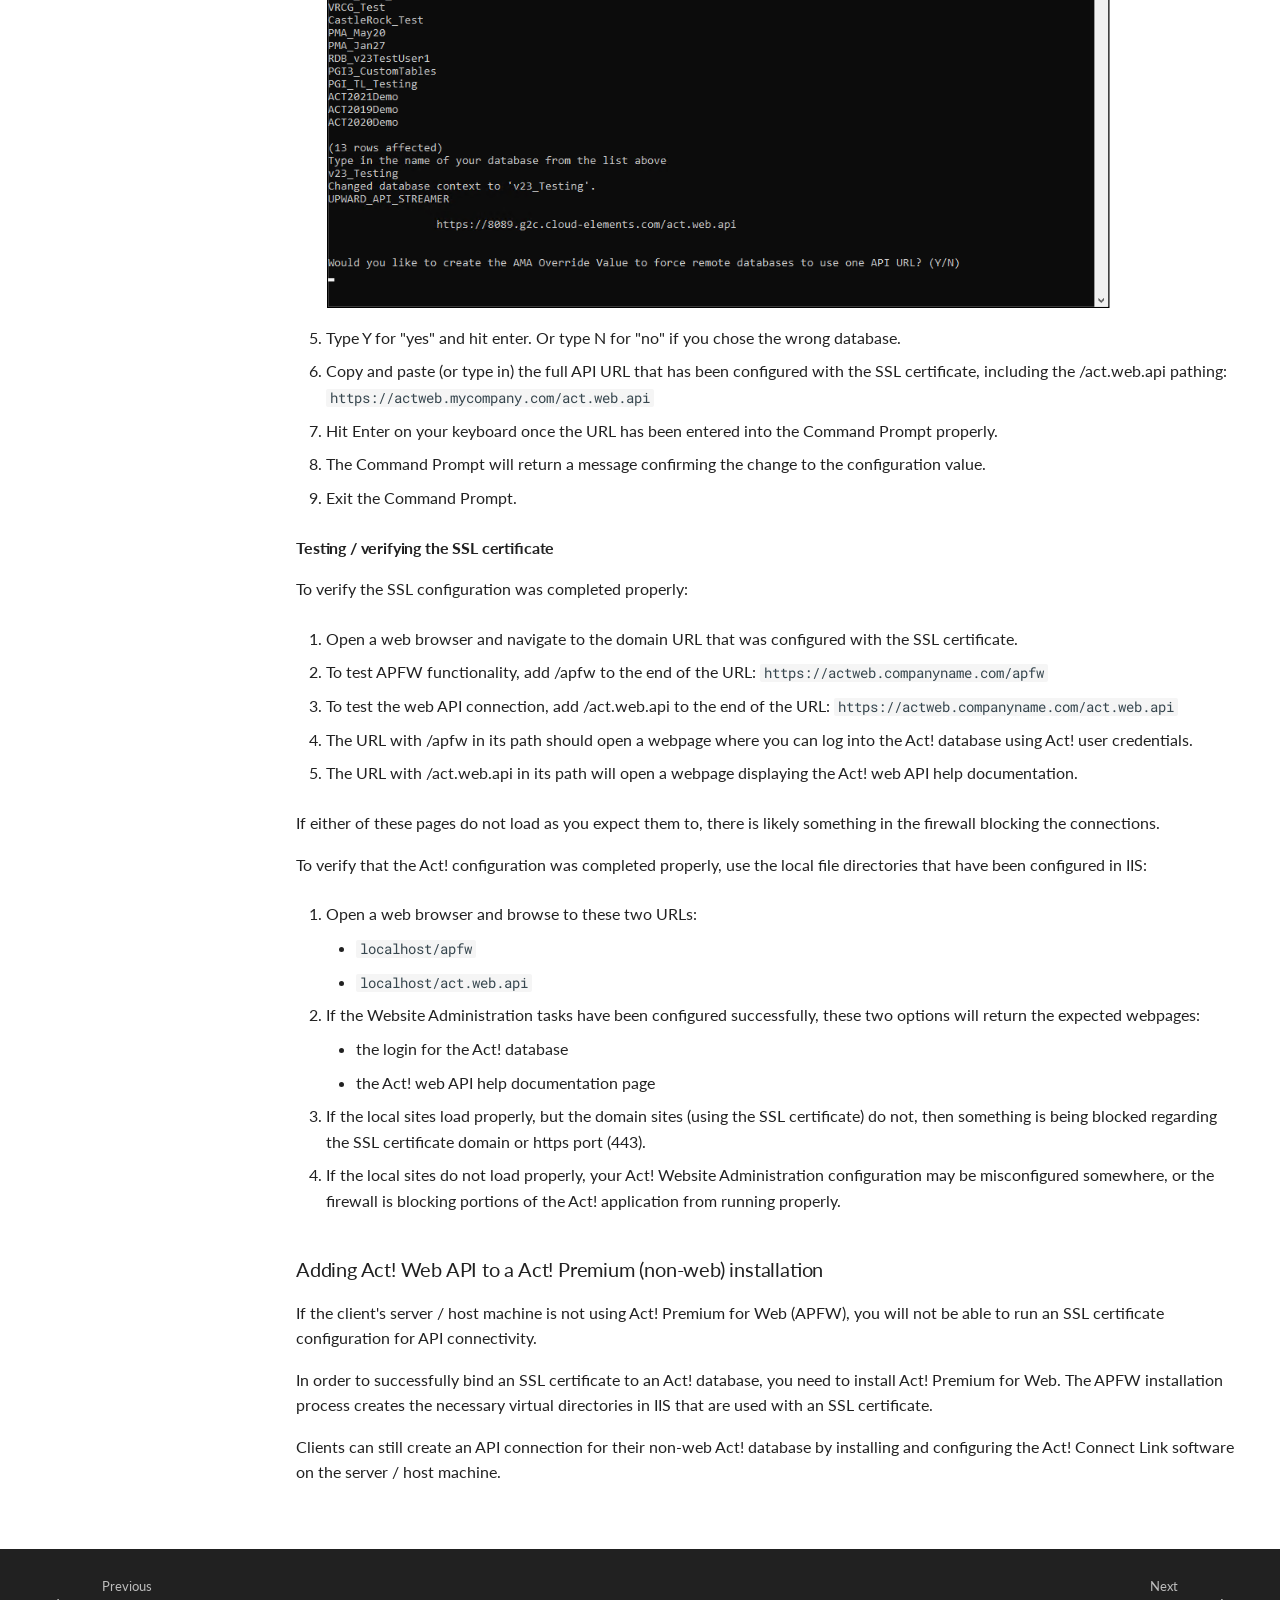
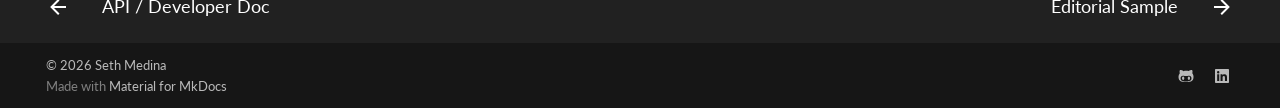
<file: Act_ConnectLink_Install/index.html>
<!doctype html>
<html lang="en" class="no-js">
  <head>
    
      <meta charset="utf-8">
      <meta name="viewport" content="width=device-width,initial-scale=1">
      
      
      
      
        <link rel="prev" href="../AuthBridgeService/">
      
      
        <link rel="next" href="../MTS_Newsletter_Edits/">
      
      
        
      
      
      <link rel="icon" href="../assets/images/favicon.png">
      <meta name="generator" content="mkdocs-1.6.1, mkdocs-material-9.7.6">
    
    
      
        <title>Installation & Configuration Guide - Seth Medina - Technical Writer/Editor</title>
      
    
    
      <link rel="stylesheet" href="../assets/stylesheets/main.484c7ddc.min.css">
      
        
        <link rel="stylesheet" href="../assets/stylesheets/palette.ab4e12ef.min.css">
      
      


    
    
      
    
    
      
        
        
        <link rel="preconnect" href="https://fonts.gstatic.com" crossorigin>
        <link rel="stylesheet" href="https://fonts.googleapis.com/css?family=Lato:300,300i,400,400i,700,700i%7CRoboto+Mono:400,400i,700,700i&display=fallback">
        <style>:root{--md-text-font:"Lato";--md-code-font:"Roboto Mono"}</style>
      
    
    
      <link rel="stylesheet" href="../stylesheets/extra.css">
    
    <script>__md_scope=new URL("..",location),__md_hash=e=>[...e].reduce(((e,_)=>(e<<5)-e+_.charCodeAt(0)),0),__md_get=(e,_=localStorage,t=__md_scope)=>JSON.parse(_.getItem(t.pathname+"."+e)),__md_set=(e,_,t=localStorage,a=__md_scope)=>{try{t.setItem(a.pathname+"."+e,JSON.stringify(_))}catch(e){}}</script>
    
      

    
    
  </head>
  
  
    
    
      
    
    
    
    
    <body dir="ltr" data-md-color-scheme="default" data-md-color-primary="blue-grey" data-md-color-accent="light-blue">
  
    
    <input class="md-toggle" data-md-toggle="drawer" type="checkbox" id="__drawer" autocomplete="off">
    <input class="md-toggle" data-md-toggle="search" type="checkbox" id="__search" autocomplete="off">
    <label class="md-overlay" for="__drawer"></label>
    <div data-md-component="skip">
      
        
        <a href="#installation-configuration-guide" class="md-skip">
          Skip to content
        </a>
      
    </div>
    <div data-md-component="announce">
      
    </div>
    
    
      

<header class="md-header" data-md-component="header">
  <nav class="md-header__inner md-grid" aria-label="Header">
    <a href=".." title="Seth Medina - Technical Writer/Editor" class="md-header__button md-logo" aria-label="Seth Medina - Technical Writer/Editor" data-md-component="logo">
      
  
  <svg xmlns="http://www.w3.org/2000/svg" viewBox="0 0 24 24"><path d="M12 8a3 3 0 0 0 3-3 3 3 0 0 0-3-3 3 3 0 0 0-3 3 3 3 0 0 0 3 3m0 3.54C9.64 9.35 6.5 8 3 8v11c3.5 0 6.64 1.35 9 3.54 2.36-2.19 5.5-3.54 9-3.54V8c-3.5 0-6.64 1.35-9 3.54"/></svg>

    </a>
    <label class="md-header__button md-icon" for="__drawer">
      
      <svg xmlns="http://www.w3.org/2000/svg" viewBox="0 0 24 24"><path d="M3 6h18v2H3zm0 5h18v2H3zm0 5h18v2H3z"/></svg>
    </label>
    <div class="md-header__title" data-md-component="header-title">
      <div class="md-header__ellipsis">
        <div class="md-header__topic">
          <span class="md-ellipsis">
            Seth Medina - Technical Writer/Editor
          </span>
        </div>
        <div class="md-header__topic" data-md-component="header-topic">
          <span class="md-ellipsis">
            
              Installation & Configuration Guide
            
          </span>
        </div>
      </div>
    </div>
    
      
        <form class="md-header__option" data-md-component="palette">
  
    
    
    
    <input class="md-option" data-md-color-media="" data-md-color-scheme="default" data-md-color-primary="blue-grey" data-md-color-accent="light-blue"  aria-label="Switch to dark mode"  type="radio" name="__palette" id="__palette_0">
    
      <label class="md-header__button md-icon" title="Switch to dark mode" for="__palette_1" hidden>
        <svg xmlns="http://www.w3.org/2000/svg" viewBox="0 0 24 24"><path d="M17 6H7c-3.31 0-6 2.69-6 6s2.69 6 6 6h10c3.31 0 6-2.69 6-6s-2.69-6-6-6m0 10H7c-2.21 0-4-1.79-4-4s1.79-4 4-4h10c2.21 0 4 1.79 4 4s-1.79 4-4 4M7 9c-1.66 0-3 1.34-3 3s1.34 3 3 3 3-1.34 3-3-1.34-3-3-3"/></svg>
      </label>
    
  
    
    
    
    <input class="md-option" data-md-color-media="" data-md-color-scheme="slate" data-md-color-primary="blue-grey" data-md-color-accent="light-blue"  aria-label="Switch to light mode"  type="radio" name="__palette" id="__palette_1">
    
      <label class="md-header__button md-icon" title="Switch to light mode" for="__palette_0" hidden>
        <svg xmlns="http://www.w3.org/2000/svg" viewBox="0 0 24 24"><path d="M17 7H7a5 5 0 0 0-5 5 5 5 0 0 0 5 5h10a5 5 0 0 0 5-5 5 5 0 0 0-5-5m0 8a3 3 0 0 1-3-3 3 3 0 0 1 3-3 3 3 0 0 1 3 3 3 3 0 0 1-3 3"/></svg>
      </label>
    
  
</form>
      
    
    
      <script>var palette=__md_get("__palette");if(palette&&palette.color){if("(prefers-color-scheme)"===palette.color.media){var media=matchMedia("(prefers-color-scheme: light)"),input=document.querySelector(media.matches?"[data-md-color-media='(prefers-color-scheme: light)']":"[data-md-color-media='(prefers-color-scheme: dark)']");palette.color.media=input.getAttribute("data-md-color-media"),palette.color.scheme=input.getAttribute("data-md-color-scheme"),palette.color.primary=input.getAttribute("data-md-color-primary"),palette.color.accent=input.getAttribute("data-md-color-accent")}for(var[key,value]of Object.entries(palette.color))document.body.setAttribute("data-md-color-"+key,value)}</script>
    
    
    
      
      
        <label class="md-header__button md-icon" for="__search">
          
          <svg xmlns="http://www.w3.org/2000/svg" viewBox="0 0 24 24"><path d="M9.5 3A6.5 6.5 0 0 1 16 9.5c0 1.61-.59 3.09-1.56 4.23l.27.27h.79l5 5-1.5 1.5-5-5v-.79l-.27-.27A6.52 6.52 0 0 1 9.5 16 6.5 6.5 0 0 1 3 9.5 6.5 6.5 0 0 1 9.5 3m0 2C7 5 5 7 5 9.5S7 14 9.5 14 14 12 14 9.5 12 5 9.5 5"/></svg>
        </label>
        <div class="md-search" data-md-component="search" role="dialog">
  <label class="md-search__overlay" for="__search"></label>
  <div class="md-search__inner" role="search">
    <form class="md-search__form" name="search">
      <input type="text" class="md-search__input" name="query" aria-label="Search" placeholder="Search" autocapitalize="off" autocorrect="off" autocomplete="off" spellcheck="false" data-md-component="search-query" required>
      <label class="md-search__icon md-icon" for="__search">
        
        <svg xmlns="http://www.w3.org/2000/svg" viewBox="0 0 24 24"><path d="M9.5 3A6.5 6.5 0 0 1 16 9.5c0 1.61-.59 3.09-1.56 4.23l.27.27h.79l5 5-1.5 1.5-5-5v-.79l-.27-.27A6.52 6.52 0 0 1 9.5 16 6.5 6.5 0 0 1 3 9.5 6.5 6.5 0 0 1 9.5 3m0 2C7 5 5 7 5 9.5S7 14 9.5 14 14 12 14 9.5 12 5 9.5 5"/></svg>
        
        <svg xmlns="http://www.w3.org/2000/svg" viewBox="0 0 24 24"><path d="M20 11v2H8l5.5 5.5-1.42 1.42L4.16 12l7.92-7.92L13.5 5.5 8 11z"/></svg>
      </label>
      <nav class="md-search__options" aria-label="Search">
        
        <button type="reset" class="md-search__icon md-icon" title="Clear" aria-label="Clear" tabindex="-1">
          
          <svg xmlns="http://www.w3.org/2000/svg" viewBox="0 0 24 24"><path d="M19 6.41 17.59 5 12 10.59 6.41 5 5 6.41 10.59 12 5 17.59 6.41 19 12 13.41 17.59 19 19 17.59 13.41 12z"/></svg>
        </button>
      </nav>
      
        <div class="md-search__suggest" data-md-component="search-suggest"></div>
      
    </form>
    <div class="md-search__output">
      <div class="md-search__scrollwrap" tabindex="0" data-md-scrollfix>
        <div class="md-search-result" data-md-component="search-result">
          <div class="md-search-result__meta">
            Initializing search
          </div>
          <ol class="md-search-result__list" role="presentation"></ol>
        </div>
      </div>
    </div>
  </div>
</div>
      
    
    
  </nav>
  
</header>
    
    <div class="md-container" data-md-component="container">
      
      
        
          
            
<nav class="md-tabs" aria-label="Tabs" data-md-component="tabs">
  <div class="md-grid">
    <ul class="md-tabs__list">
      
        
  
  
  
  
    <li class="md-tabs__item">
      <a href=".." class="md-tabs__link">
        
  
  
    
  
  Home

      </a>
    </li>
  

      
        
  
  
  
  
    <li class="md-tabs__item">
      <a href="../DataAvailability_Snowflake/" class="md-tabs__link">
        
  
  
    
  
  Technical Reference

      </a>
    </li>
  

      
        
  
  
  
  
    <li class="md-tabs__item">
      <a href="../AuthBridgeService/" class="md-tabs__link">
        
  
  
    
  
  API / Developer Doc

      </a>
    </li>
  

      
        
  
  
  
    
  
  
    <li class="md-tabs__item md-tabs__item--active">
      <a href="./" class="md-tabs__link">
        
  
  
    
  
  Installation & Configuration Guide

      </a>
    </li>
  

      
        
  
  
  
  
    <li class="md-tabs__item">
      <a href="../MTS_Newsletter_Edits/" class="md-tabs__link">
        
  
  
    
  
  Editorial Sample

      </a>
    </li>
  

      
        
  
  
  
  
    <li class="md-tabs__item">
      <a href="../EZLinks_Capital_Proposal/" class="md-tabs__link">
        
  
  
    
  
  Business Proposal

      </a>
    </li>
  

      
        
  
  
  
  
    <li class="md-tabs__item">
      <a href="../AboutMe/" class="md-tabs__link">
        
  
  
    
  
  About Me

      </a>
    </li>
  

      
    </ul>
  </div>
</nav>
          
        
      
      <main class="md-main" data-md-component="main">
        <div class="md-main__inner md-grid">
          
            
              
              <div class="md-sidebar md-sidebar--primary" data-md-component="sidebar" data-md-type="navigation" >
                <div class="md-sidebar__scrollwrap">
                  <div class="md-sidebar__inner">
                    


  


  

<nav class="md-nav md-nav--primary md-nav--lifted md-nav--integrated" aria-label="Navigation" data-md-level="0">
  <label class="md-nav__title" for="__drawer">
    <a href=".." title="Seth Medina - Technical Writer/Editor" class="md-nav__button md-logo" aria-label="Seth Medina - Technical Writer/Editor" data-md-component="logo">
      
  
  <svg xmlns="http://www.w3.org/2000/svg" viewBox="0 0 24 24"><path d="M12 8a3 3 0 0 0 3-3 3 3 0 0 0-3-3 3 3 0 0 0-3 3 3 3 0 0 0 3 3m0 3.54C9.64 9.35 6.5 8 3 8v11c3.5 0 6.64 1.35 9 3.54 2.36-2.19 5.5-3.54 9-3.54V8c-3.5 0-6.64 1.35-9 3.54"/></svg>

    </a>
    Seth Medina - Technical Writer/Editor
  </label>
  
  <ul class="md-nav__list" data-md-scrollfix>
    
      
      
  
  
  
  
    <li class="md-nav__item">
      <a href=".." class="md-nav__link">
        
  
  
  <span class="md-ellipsis">
    
  
    Home
  

    
  </span>
  
  

      </a>
    </li>
  

    
      
      
  
  
  
  
    <li class="md-nav__item">
      <a href="../DataAvailability_Snowflake/" class="md-nav__link">
        
  
  
  <span class="md-ellipsis">
    
  
    Technical Reference
  

    
  </span>
  
  

      </a>
    </li>
  

    
      
      
  
  
  
  
    <li class="md-nav__item">
      <a href="../AuthBridgeService/" class="md-nav__link">
        
  
  
  <span class="md-ellipsis">
    
  
    API / Developer Doc
  

    
  </span>
  
  

      </a>
    </li>
  

    
      
      
  
  
    
  
  
  
    <li class="md-nav__item md-nav__item--active">
      
      <input class="md-nav__toggle md-toggle" type="checkbox" id="__toc">
      
      
        
      
      
        <label class="md-nav__link md-nav__link--active" for="__toc">
          
  
  
  <span class="md-ellipsis">
    
  
    Installation & Configuration Guide
  

    
  </span>
  
  

          <span class="md-nav__icon md-icon"></span>
        </label>
      
      <a href="./" class="md-nav__link md-nav__link--active">
        
  
  
  <span class="md-ellipsis">
    
  
    Installation & Configuration Guide
  

    
  </span>
  
  

      </a>
      
        

<nav class="md-nav md-nav--secondary" aria-label="Table of contents">
  
  
  
    
  
  
    <label class="md-nav__title" for="__toc">
      <span class="md-nav__icon md-icon"></span>
      Table of contents
    </label>
    <ul class="md-nav__list" data-md-component="toc" data-md-scrollfix>
      
        <li class="md-nav__item">
  <a href="#installing-and-configuring-the-act-web-api-database-connection" class="md-nav__link">
    <span class="md-ellipsis">
      
        Installing and Configuring the Act! Web API Database Connection
      
    </span>
  </a>
  
    <nav class="md-nav" aria-label="Installing and Configuring the Act! Web API Database Connection">
      <ul class="md-nav__list">
        
          <li class="md-nav__item">
  <a href="#overview" class="md-nav__link">
    <span class="md-ellipsis">
      
        Overview
      
    </span>
  </a>
  
</li>
        
          <li class="md-nav__item">
  <a href="#the-differences-between-act-connect-link-and-an-ssl-certificate" class="md-nav__link">
    <span class="md-ellipsis">
      
        The differences between Act! Connect Link and an SSL certificate
      
    </span>
  </a>
  
</li>
        
          <li class="md-nav__item">
  <a href="#installing-and-configuring-act-connect-link" class="md-nav__link">
    <span class="md-ellipsis">
      
        Installing and configuring Act! Connect Link
      
    </span>
  </a>
  
    <nav class="md-nav" aria-label="Installing and configuring Act! Connect Link">
      <ul class="md-nav__list">
        
          <li class="md-nav__item">
  <a href="#using-connect-link-with-apfw" class="md-nav__link">
    <span class="md-ellipsis">
      
        Using Connect Link with APFW
      
    </span>
  </a>
  
</li>
        
          <li class="md-nav__item">
  <a href="#troubleshooting-the-act-connect-link-connection" class="md-nav__link">
    <span class="md-ellipsis">
      
        Troubleshooting the Act! Connect Link connection
      
    </span>
  </a>
  
</li>
        
          <li class="md-nav__item">
  <a href="#uninstalling-reinstalling-connect-link" class="md-nav__link">
    <span class="md-ellipsis">
      
        Uninstalling / reinstalling Connect Link
      
    </span>
  </a>
  
</li>
        
      </ul>
    </nav>
  
</li>
        
          <li class="md-nav__item">
  <a href="#configuring-the-api-url-endpoint-via-ssl-certificate" class="md-nav__link">
    <span class="md-ellipsis">
      
        Configuring the API URL endpoint via SSL certificate
      
    </span>
  </a>
  
    <nav class="md-nav" aria-label="Configuring the API URL endpoint via SSL certificate">
      <ul class="md-nav__list">
        
          <li class="md-nav__item">
  <a href="#configuring-iis-once-the-ssl-certificate-has-been-installed" class="md-nav__link">
    <span class="md-ellipsis">
      
        Configuring IIS once the SSL certificate has been installed
      
    </span>
  </a>
  
</li>
        
          <li class="md-nav__item">
  <a href="#setting-the-api-url-value-in-the-web-configuration-file" class="md-nav__link">
    <span class="md-ellipsis">
      
        Setting the API URL value in the web configuration file
      
    </span>
  </a>
  
</li>
        
          <li class="md-nav__item">
  <a href="#testing-verifying-the-ssl-certificate" class="md-nav__link">
    <span class="md-ellipsis">
      
        Testing / verifying the SSL certificate
      
    </span>
  </a>
  
</li>
        
      </ul>
    </nav>
  
</li>
        
          <li class="md-nav__item">
  <a href="#adding-act-web-api-to-a-act-premium-non-web-installation" class="md-nav__link">
    <span class="md-ellipsis">
      
        Adding Act! Web API to a Act! Premium (non-web) installation
      
    </span>
  </a>
  
</li>
        
      </ul>
    </nav>
  
</li>
      
    </ul>
  
</nav>
      
    </li>
  

    
      
      
  
  
  
  
    <li class="md-nav__item">
      <a href="../MTS_Newsletter_Edits/" class="md-nav__link">
        
  
  
  <span class="md-ellipsis">
    
  
    Editorial Sample
  

    
  </span>
  
  

      </a>
    </li>
  

    
      
      
  
  
  
  
    <li class="md-nav__item">
      <a href="../EZLinks_Capital_Proposal/" class="md-nav__link">
        
  
  
  <span class="md-ellipsis">
    
  
    Business Proposal
  

    
  </span>
  
  

      </a>
    </li>
  

    
      
      
  
  
  
  
    <li class="md-nav__item">
      <a href="../AboutMe/" class="md-nav__link">
        
  
  
  <span class="md-ellipsis">
    
  
    About Me
  

    
  </span>
  
  

      </a>
    </li>
  

    
  </ul>
</nav>
                  </div>
                </div>
              </div>
            
            
          
          
            <div class="md-content" data-md-component="content">
              
              <article class="md-content__inner md-typeset">
                
                  



<h1 id="installation-configuration-guide">Installation &amp; Configuration Guide</h1>
<p>This guide walks Act! consultants through two methods of configuring a secure database connection to the Act! cloud API endpoint. It was written for a technical audience with hands-on access to client server environments, covering both software installation and SSL certificate configuration.</p>
<h2 id="installing-and-configuring-the-act-web-api-database-connection">Installing and Configuring the Act! Web API Database Connection</h2>
<h3 id="overview">Overview</h3>
<p>When a client has requested to have the Act! Web API configured for use with Act! Marketing Automation (AMA), Act!
Premium accessed via web (APFW), or 3rd-party connections, you will need to create a secure connection from their Act! database to the cloud API endpoint.</p>
<p>You have two options for creating this connection for an Act! database:</p>
<ul>
<li>Installing the Act! Connect Link software on the client's server or machine hosting the Act! database</li>
<li>Installing Act! Premium for Web on the client's server / host machine and then installing and configuring an SSL
certificate on that same machine</li>
</ul>
<p>This document helps the Act! consultant understand how to achieve both of these configurations.</p>
<div class="admonition note">
<p class="admonition-title">Note</p>
<div class="highlight"><pre><span></span><code>The API connections for the Microsoft Outlook and Word add-ins (v22.1+) use a local service and do not
require the endpoint to be configured to work properly. However, users do need to have the Web API Access
permission added to their permissions in the Tools &gt; Manage Users menu.
</code></pre></div>
</div>
<h3 id="the-differences-between-act-connect-link-and-an-ssl-certificate">The differences between Act! Connect Link and an SSL certificate</h3>
<p>Things to consider when deciding which method to use:</p>
<ul>
<li>Act! Connect Link is easier to configure, as you simply install a piece of software and open any necessary firewall
ports.</li>
<li>Using an SSL certificate requires more work to configure, as you need to obtain and then install the certificate
before you can set the API endpoint URL using the appropriate batch file.</li>
<li>Both options can be used in conjunction with Act! Premium (Web) to set up web access to an Act! database.</li>
<li>Act! Support officially does not recommend nor support Act! Premium for Web configurations using Act! Connect
Link to create an API endpoint URL (only recommended for use with non-web Act! Premium).</li>
<li>SSL certificate configurations tend to be more stable and provide smoother functionality across services that
require the API endpoint connection (especially when dealing with databases that are large or have large data sets).</li>
</ul>
<h3 id="installing-and-configuring-act-connect-link">Installing and configuring Act! Connect Link</h3>
<p>Installing Act! Connect Link on a client's machine will create a secure ground-to-cloud connection from that machine
to the cloud server being hosted by the company providing this service.</p>
<p>To install Connect Link:</p>
<ol>
<li>
<p>Download the installer from the <a href="https://www.act.com/products/act-connect-link">Act! website</a> and run the .exe file, accepting all of the default
options.</p>
</li>
<li>
<p>Once installed, a unique URL is generated for use as the database's API endpoint.</p>
</li>
<li>
<p>To view the unique URL that has been generated, open the Act! software.</p>
</li>
<li>
<p>Click the Act! Connect button in the column of options seen in the lower-left corner of the program window.</p>
</li>
<li>
<p>If the connection is working properly, you will see the URL displayed along the top of the program window.</p>
</li>
<li>
<p>Copy this link to your clipboard using the button under the URL (optional).</p>
</li>
</ol>
<p><img alt="Connect Link URL Displayed" src="../assets/ConnectLink_URL.PNG" /></p>
<div class="admonition warning">
<p class="admonition-title">Warning</p>
<div class="highlight"><pre><span></span><code>The API URL should be updated in the configuration file in the Act! program folders automatically,
but occasionally it does not get set properly. If this happens, you will need to use the GetSetCloudAPIURL.bat file
found in the JWT token error KB article to set the value manually.
</code></pre></div>
</div>
<h4 id="using-connect-link-with-apfw">Using Connect Link with APFW</h4>
<ul>
<li>
<p>If the machine you have installed Connect Link on is using Act! Premium for Web, ensure the <strong>Website Administration</strong> settings have all been configured and tested successfully.</p>
<ul>
<li>You can find these settings in <strong>Tools &gt; Website Administration...</strong></li>
</ul>
</li>
<li>
<p>To test a successful API connection to the Act! database, copy and paste the API URL into a web browser. If the connection is working properly, the Act! Web API Documentation webpage will display. </p>
<ul>
<li>If the client is using Act! Marketing Automation, you can also attempt to open the AMA module in Act!.</li>
</ul>
</li>
<li>
<p>To verify a successful connection for clients using AMA to see:</p>
<ul>
<li>Create a blank test campaign in AMA and attempt to select an Act! Group for the campaign.</li>
<li>If the groups in the database appear for selection, you have a working API connection.</li>
</ul>
</li>
</ul>
<p><img alt="AMA Campaign Group Selection" src="../assets/AMA_Campaign_GroupSelection.PNG" /></p>
<h4 id="troubleshooting-the-act-connect-link-connection">Troubleshooting the Act! Connect Link connection</h4>
<p>The Connect Link software operates over Port 80 (http), which is typically blocked by most organizations.</p>
<p>You can find a list of other ports to try opening if the connection issues persist by opening the Connect Link menu.</p>
<ol>
<li>
<p>To open the Connect Link menu, click the Windows Start button and search for "Act!".</p>
<p><img alt="Start Menu Search - Connect Link" src="../assets/StartMenu_ConnectLink.PNG" /></p>
</li>
<li>
<p>Click the Act! Connect Link option to launch the interface.</p>
</li>
<li>
<p>Click the Config tab to view the different Connect Link settings / ports.</p>
</li>
</ol>
<p><img alt="Connect Link Config Menu" src="../assets/ConnectLink_Config.PNG" /></p>
<h4 id="uninstalling-reinstalling-connect-link">Uninstalling / reinstalling Connect Link</h4>
<p>If opening these ports for the Connect Link software does not help resolve your connection problems, the next step is
to try uninstalling and reinstalling the software.</p>
<ol>
<li>
<p>Open the installed programs list for the machine in question and uninstall the Connect Link software.</p>
</li>
<li>
<p>Once the uninstall process finishes, navigate to the C: drive folder (or whatever the root drive may be) and delete the ActConnectLink folder.</p>
</li>
<li>
<p>Reinstall the Connect Link software by running the installer file.</p>
</li>
</ol>
<p>This will create a new endpoint / tenant for the Act! database and can help resolve some connectivity issues.</p>
<p>Because this changes the API URL value, you may need to update the API URL for the database using the GetSetCloudAPIURL.bat file in the JWT token error <a href="https://help.act.com/hc/en-us/articles/360024432273-Error-Invalid-JWT-Token-when-accessing-Act-Marketing-Automation">KB article</a>.</p>
<div class="admonition warning">
<p class="admonition-title">Warning</p>
<div class="highlight"><pre><span></span><code>Uninstalling &amp; reinstalling Connect Link will create a new Connect Link API web URL. If a client is using
Connect Link for connections other than AMA (Act! Companion Mobile App, Zapier.com, etc.), they will need to be
notified to update their login credentials URL in those other programs.
</code></pre></div>
</div>
<h3 id="configuring-the-api-url-endpoint-via-ssl-certificate">Configuring the API URL endpoint via SSL certificate</h3>
<p>If the client wants a customized web URL when accessing their Act! database via web or wants the stability benefits
of using the SSL certificate configuration, then an SSL certificate will need to be purchased and installed on the machine hosting the Act! database.</p>
<p>Typically AspenTech Act! support agents do not handle obtaining or installing the SSL certificate directly.</p>
<p>Have the client's IT vendor / contact handle the installation of the SSL certificate and once it has been installed, the AspenTech consultant will be able to configure the API endpoint for the Act! database.</p>
<div class="admonition note">
<p class="admonition-title">Note</p>
<div class="highlight"><pre><span></span><code>An SSL certificate configuration requires Act! Premium for Web be installed on the host machine, along with
the completion of all Website Administration settings in Tools &gt; Website Administration.
</code></pre></div>
</div>
<p>Before the SSL certificate is purchased, discuss with the client their desired domain name URL for their Act! website /
API endpoint.</p>
<p>Typically this is something like marketing.companymame.com or act.companyname.com, but can be whatever
the client desires to an extent.</p>
<p>This information will need to be provided to the IT vendor / contact so they can purchase an SSL certificate with the
proper domain name.</p>
<h4 id="configuring-iis-once-the-ssl-certificate-has-been-installed">Configuring IIS once the SSL certificate has been installed</h4>
<p>Once IT has installed the SSL certificate on the host machine, you are ready to configure the API endpoint URL.</p>
<p>To start, make sure the certificate is bound to the https port (443) in the IIS menu.</p>
<ol>
<li>
<p>To open the IIS menu, click the Windows Start button and type "IIS".</p>
</li>
<li>
<p>Click on Internet Information Services (IIS) Manager to launch the interface.</p>
<div class="admonition note">
<p class="admonition-title">Note</p>
<div class="highlight"><pre><span></span><code>Do not click on Internet Information Services (IIS) 6.0 Manager.
</code></pre></div>
</div>
</li>
<li>
<p>In the <strong>Connections</strong> pane located in the left-hand column, expand each line until <strong>Default Website</strong> becomes visible.</p>
</li>
<li>
<p>Click on <strong>Default Website</strong> to select it.</p>
</li>
<li>
<p>In the <strong>Actions</strong> pane in the right-hand column, click <strong>Bindings</strong> under <strong>Edit Site</strong>.</p>
</li>
<li>
<p>If there is no https binding added, click the <strong>Add...</strong> button to create a new site binding.</p>
</li>
<li>
<p>Click the <strong>Type</strong> dropdown menu and choose <strong>https</strong>.</p>
</li>
<li>
<p>Click the <strong>SSL certificate</strong> dropdown menu to select the appropriate SSL certificate that was installed by IT.</p>
</li>
</ol>
<p>You should not need to change any other values for this binding if the SSL certificate was installed properly.</p>
<p>If you do not see the SSL certificate in the dropdown menu for selection, it is likely the SSL certificate was not
installed properly.</p>
<p><img alt="IIS Site Binding Configuration" src="../assets/IIS_SiteBinding.PNG" /></p>
<p>After the SSL certificate has been added to the site binding, we need to set the API URL value in the database web
configuration file.</p>
<h4 id="setting-the-api-url-value-in-the-web-configuration-file">Setting the API URL value in the web configuration file</h4>
<p>A web configuration file is used to tell the database which URL should be used for the API endpoint connection.</p>
<p>We want the database to use the newly installed SSL certificate / domain.</p>
<ol>
<li>
<p>Download the GetSetCloudAPIURL.bat file from the JWT token error <a href="https://help.act.com/hc/en-us/articles/360024432273-Error-Invalid-JWT-Token-when-accessing-Act-Marketing-Automation">KB article</a>.</p>
</li>
<li>
<p>Run the GetSetCloudAPIURL.bat file and proceed through the Command Prompt tasks.</p>
</li>
<li>
<p>Type in the name of the database exactly as it appears in the list in the Command Prompt window to select it.</p>
</li>
<li>
<p>You are then asked if you want to update the API URL value for this database.</p>
<p><img alt="CMD Prompt - Set API URL Value" src="../assets/CMD_GetSetAPIURL.PNG" /></p>
</li>
<li>
<p>Type Y for "yes" and hit enter. Or type N for "no" if you chose the wrong database.</p>
</li>
<li>
<p>Copy and paste (or type in) the full API URL that has been configured with the SSL certificate, including the
/act.web.api pathing: <code>https://actweb.mycompany.com/act.web.api</code></p>
</li>
<li>
<p>Hit Enter on your keyboard once the URL has been entered into the Command Prompt properly.</p>
</li>
<li>
<p>The Command Prompt will return a message confirming the change to the configuration value.</p>
</li>
<li>
<p>Exit the Command Prompt.</p>
</li>
</ol>
<h4 id="testing-verifying-the-ssl-certificate">Testing / verifying the SSL certificate</h4>
<p>To verify the SSL configuration was completed properly:</p>
<ol>
<li>
<p>Open a web browser and navigate to the domain URL that was configured with the SSL certificate.</p>
</li>
<li>
<p>To test APFW functionality, add /apfw to the end of the URL:
<code>https://actweb.companyname.com/apfw</code></p>
</li>
<li>
<p>To test the web API connection, add /act.web.api to the end of the URL:
<code>https://actweb.companyname.com/act.web.api</code></p>
</li>
<li>
<p>The URL with /apfw in its path should open a webpage where you can log into the Act! database using Act! user
credentials.</p>
</li>
<li>
<p>The URL with /act.web.api in its path will open a webpage displaying the Act! web API help documentation.</p>
</li>
</ol>
<p>If either of these pages do not load as you expect them to, there is likely something in the firewall blocking the
connections.</p>
<p>To verify that the Act! configuration was completed properly, use the local file directories that have been configured in IIS:</p>
<ol>
<li>
<p>Open a web browser and browse to these two URLs:</p>
<ul>
<li><code>localhost/apfw</code></li>
<li><code>localhost/act.web.api</code></li>
</ul>
</li>
<li>
<p>If the Website Administration tasks have been configured successfully, these two options will return the expected
webpages: </p>
<ul>
<li>the login for the Act! database</li>
<li>the Act! web API help documentation page</li>
</ul>
</li>
<li>
<p>If the local sites load properly, but the domain sites (using the SSL certificate) do not, then something is being
blocked regarding the SSL certificate domain or https port (443).</p>
</li>
<li>
<p>If the local sites do not load properly, your Act! Website Administration configuration may be misconfigured
somewhere, or the firewall is blocking portions of the Act! application from running properly.</p>
</li>
</ol>
<h3 id="adding-act-web-api-to-a-act-premium-non-web-installation">Adding Act! Web API to a Act! Premium (non-web) installation</h3>
<p>If the client's server / host machine is not using Act! Premium for Web (APFW), you will not be able to run an SSL
certificate configuration for API connectivity.</p>
<p>In order to successfully bind an SSL certificate to an Act! database, you need to install Act! Premium for Web. The APFW installation process creates the necessary virtual directories in IIS that are used with an SSL certificate.</p>
<p>Clients can still create an API connection for their non-web Act! database by installing and configuring the Act!
Connect Link software on the server / host machine.</p>












                
              </article>
            </div>
          
          
  <script>var tabs=__md_get("__tabs");if(Array.isArray(tabs))e:for(var set of document.querySelectorAll(".tabbed-set")){var labels=set.querySelector(".tabbed-labels");for(var tab of tabs)for(var label of labels.getElementsByTagName("label"))if(label.innerText.trim()===tab){var input=document.getElementById(label.htmlFor);input.checked=!0;continue e}}</script>

<script>var target=document.getElementById(location.hash.slice(1));target&&target.name&&(target.checked=target.name.startsWith("__tabbed_"))</script>
        </div>
        
          <button type="button" class="md-top md-icon" data-md-component="top" hidden>
  
  <svg xmlns="http://www.w3.org/2000/svg" viewBox="0 0 24 24"><path d="M13 20h-2V8l-5.5 5.5-1.42-1.42L12 4.16l7.92 7.92-1.42 1.42L13 8z"/></svg>
  Back to top
</button>
        
      </main>
      
        <footer class="md-footer">
  
    
      
      <nav class="md-footer__inner md-grid" aria-label="Footer" >
        
          
          <a href="../AuthBridgeService/" class="md-footer__link md-footer__link--prev" aria-label="Previous: API / Developer Doc">
            <div class="md-footer__button md-icon">
              
              <svg xmlns="http://www.w3.org/2000/svg" viewBox="0 0 24 24"><path d="M20 11v2H8l5.5 5.5-1.42 1.42L4.16 12l7.92-7.92L13.5 5.5 8 11z"/></svg>
            </div>
            <div class="md-footer__title">
              <span class="md-footer__direction">
                Previous
              </span>
              <div class="md-ellipsis">
                API / Developer Doc
              </div>
            </div>
          </a>
        
        
          
          <a href="../MTS_Newsletter_Edits/" class="md-footer__link md-footer__link--next" aria-label="Next: Editorial Sample">
            <div class="md-footer__title">
              <span class="md-footer__direction">
                Next
              </span>
              <div class="md-ellipsis">
                Editorial Sample
              </div>
            </div>
            <div class="md-footer__button md-icon">
              
              <svg xmlns="http://www.w3.org/2000/svg" viewBox="0 0 24 24"><path d="M4 11v2h12l-5.5 5.5 1.42 1.42L19.84 12l-7.92-7.92L10.5 5.5 16 11z"/></svg>
            </div>
          </a>
        
      </nav>
    
  
  <div class="md-footer-meta md-typeset">
    <div class="md-footer-meta__inner md-grid">
      <div class="md-copyright">
  
    <div class="md-copyright__highlight">
      &copy; 2026 <a href="https://linkedin.com/in/sethtmedina" target="_blank" rel="noopener">Seth Medina</a>
    </div>
  
  
    Made with
    <a href="https://squidfunk.github.io/mkdocs-material/" target="_blank" rel="noopener">
      Material for MkDocs
    </a>
  
</div>
      
        
<div class="md-social">
  
    
    
    
    
      
      
    
    <a href="https://github.com/medinast21" target="_blank" rel="noopener" title="github.com" class="md-social__link">
      <svg xmlns="http://www.w3.org/2000/svg" viewBox="0 0 512 512"><!--! Font Awesome Free 7.1.0 by @fontawesome - https://fontawesome.com License - https://fontawesome.com/license/free (Icons: CC BY 4.0, Fonts: SIL OFL 1.1, Code: MIT License) Copyright 2025 Fonticons, Inc.--><path d="M202.1 328.7c0 20.9-10.9 55.1-36.7 55.1s-36.7-34.2-36.7-55.1 10.9-55.1 36.7-55.1 36.7 34.2 36.7 55.1M496 278.2c0 31.9-3.2 65.7-17.5 95-37.9 76.6-142.1 74.8-216.7 74.8-75.8 0-186.2 2.7-225.6-74.8-14.6-29-20.2-63.1-20.2-95 0-41.9 13.9-81.5 41.5-113.6-5.2-15.8-7.7-32.4-7.7-48.8 0-21.5 4.9-32.3 14.6-51.8 45.3 0 74.3 9 108.8 36 29-6.9 58.8-10 88.7-10 27 0 54.2 2.9 80.4 9.2 34-26.7 63-35.2 107.8-35.2 9.8 19.5 14.6 30.3 14.6 51.8 0 16.4-2.6 32.7-7.7 48.2 27.5 32.4 39 72.3 39 114.2m-64.3 50.5c0-43.9-26.7-82.6-73.5-82.6-18.9 0-37 3.4-56 6-14.9 2.3-29.8 3.2-45.1 3.2-15.2 0-30.1-.9-45.1-3.2-18.7-2.6-37-6-56-6-46.8 0-73.5 38.7-73.5 82.6 0 87.8 80.4 101.3 150.4 101.3h48.2c70.3 0 150.6-13.4 150.6-101.3m-82.6-55.1c-25.8 0-36.7 34.2-36.7 55.1s10.9 55.1 36.7 55.1 36.7-34.2 36.7-55.1-10.9-55.1-36.7-55.1"/></svg>
    </a>
  
    
    
    
    
      
      
    
    <a href="https://linkedin.com/in/sethtmedina" target="_blank" rel="noopener" title="linkedin.com" class="md-social__link">
      <svg xmlns="http://www.w3.org/2000/svg" viewBox="0 0 448 512"><!--! Font Awesome Free 7.1.0 by @fontawesome - https://fontawesome.com License - https://fontawesome.com/license/free (Icons: CC BY 4.0, Fonts: SIL OFL 1.1, Code: MIT License) Copyright 2025 Fonticons, Inc.--><path d="M416 32H31.9C14.3 32 0 46.5 0 64.3v383.4C0 465.5 14.3 480 31.9 480H416c17.6 0 32-14.5 32-32.3V64.3c0-17.8-14.4-32.3-32-32.3M135.4 416H69V202.2h66.5V416zM102.2 96a38.5 38.5 0 1 1 0 77 38.5 38.5 0 1 1 0-77m282.1 320h-66.4V312c0-24.8-.5-56.7-34.5-56.7-34.6 0-39.9 27-39.9 54.9V416h-66.4V202.2h63.7v29.2h.9c8.9-16.8 30.6-34.5 62.9-34.5 67.2 0 79.7 44.3 79.7 101.9z"/></svg>
    </a>
  
</div>
      
    </div>
  </div>
</footer>
      
    </div>
    <div class="md-dialog" data-md-component="dialog">
      <div class="md-dialog__inner md-typeset"></div>
    </div>
    
    
    
      
      
      <script id="__config" type="application/json">{"annotate": null, "base": "..", "features": ["navigation.tabs", "navigation.sections", "toc.integrate", "navigation.top", "navigation.footer", "search.suggest", "search.highlight", "content.tabs.link", "content.code.annotation", "content.code.copy"], "search": "../assets/javascripts/workers/search.2c215733.min.js", "tags": null, "translations": {"clipboard.copied": "Copied to clipboard", "clipboard.copy": "Copy to clipboard", "search.result.more.one": "1 more on this page", "search.result.more.other": "# more on this page", "search.result.none": "No matching documents", "search.result.one": "1 matching document", "search.result.other": "# matching documents", "search.result.placeholder": "Type to start searching", "search.result.term.missing": "Missing", "select.version": "Select version"}, "version": null}</script>
    
    
      <script src="../assets/javascripts/bundle.79ae519e.min.js"></script>
      
    
  </body>
</html>
</file>
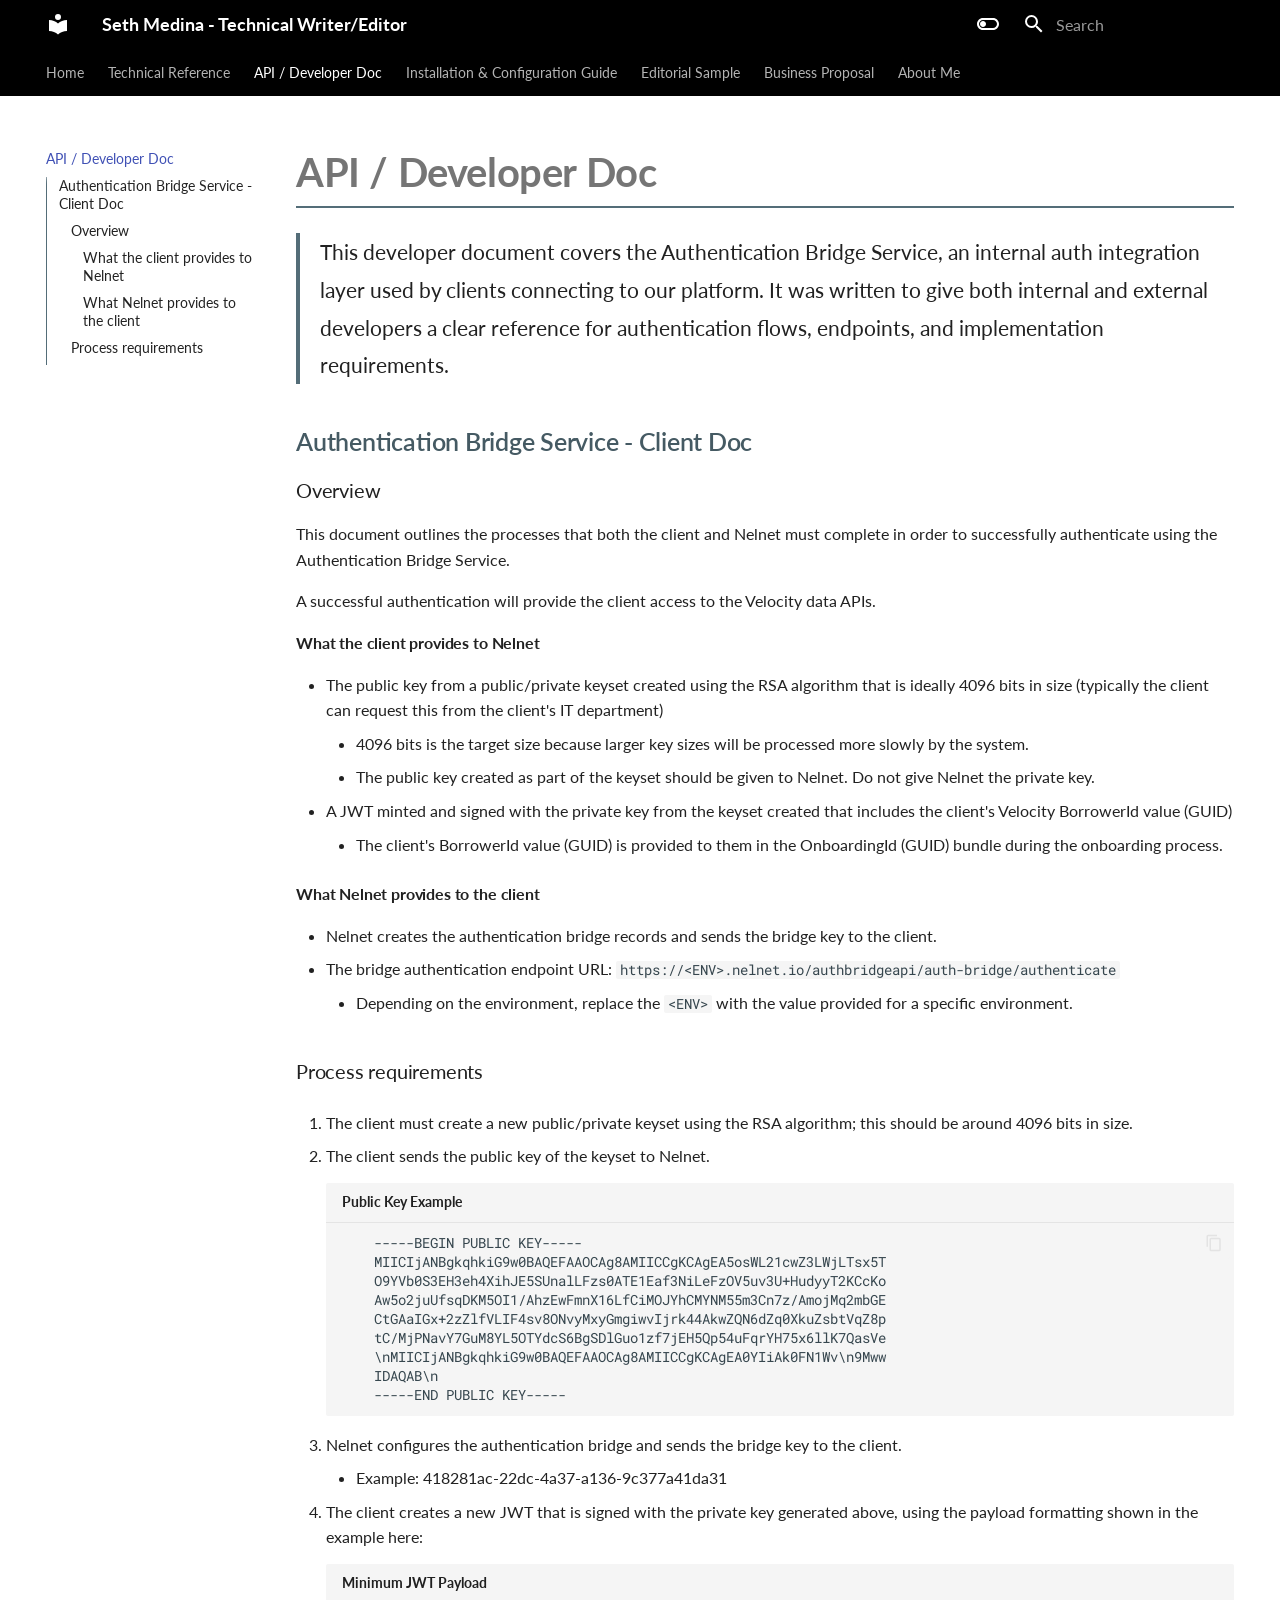
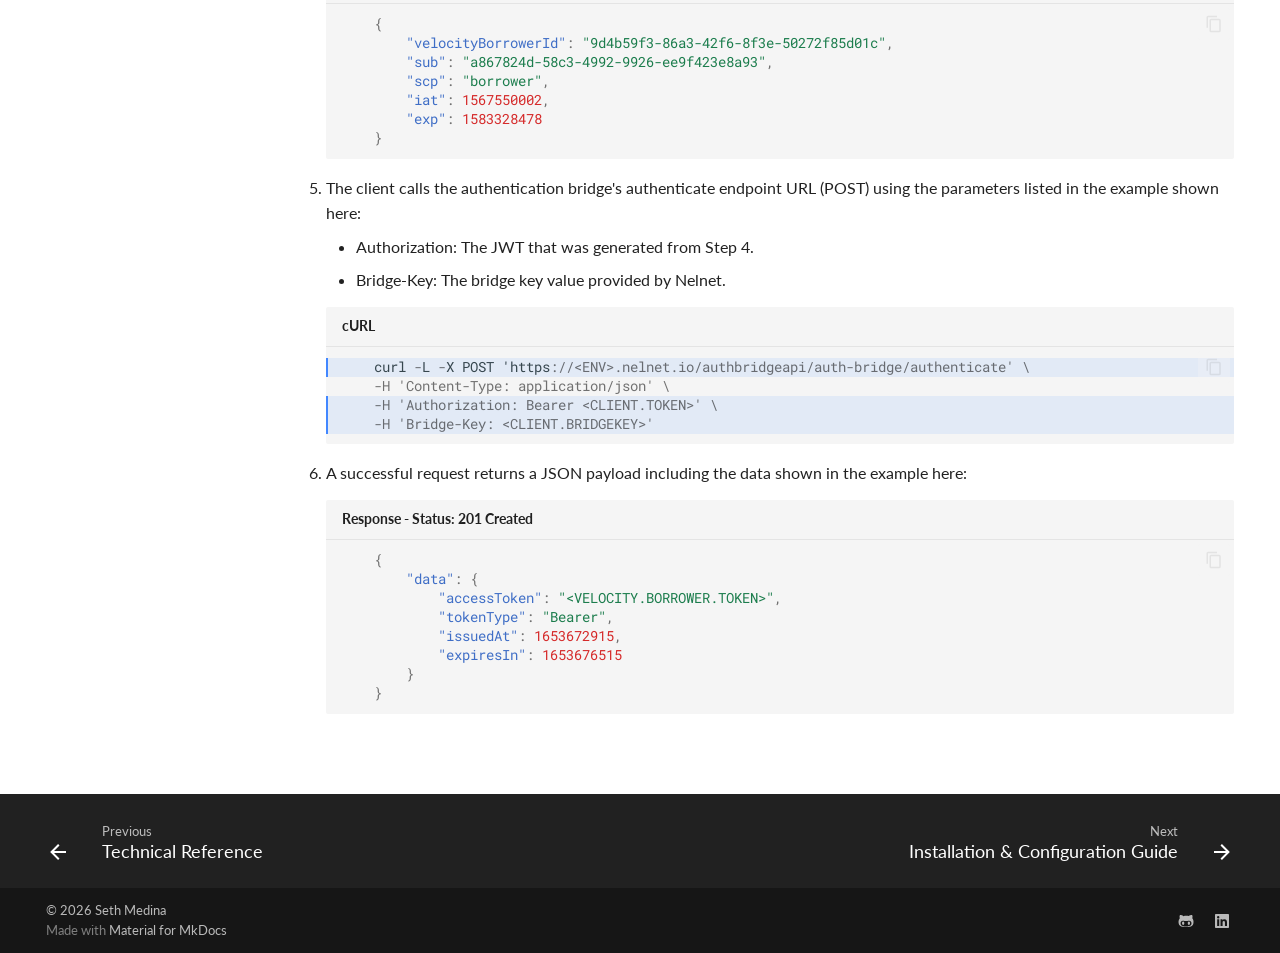
<file: AuthBridgeService/index.html>
<!doctype html>
<html lang="en" class="no-js">
  <head>
    
      <meta charset="utf-8">
      <meta name="viewport" content="width=device-width,initial-scale=1">
      
      
      
      
        <link rel="prev" href="../DataAvailability_Snowflake/">
      
      
        <link rel="next" href="../Act_ConnectLink_Install/">
      
      
        
      
      
      <link rel="icon" href="../assets/images/favicon.png">
      <meta name="generator" content="mkdocs-1.6.1, mkdocs-material-9.7.6">
    
    
      
        <title>API / Developer Doc - Seth Medina - Technical Writer/Editor</title>
      
    
    
      <link rel="stylesheet" href="../assets/stylesheets/main.484c7ddc.min.css">
      
        
        <link rel="stylesheet" href="../assets/stylesheets/palette.ab4e12ef.min.css">
      
      


    
    
      
    
    
      
        
        
        <link rel="preconnect" href="https://fonts.gstatic.com" crossorigin>
        <link rel="stylesheet" href="https://fonts.googleapis.com/css?family=Lato:300,300i,400,400i,700,700i%7CRoboto+Mono:400,400i,700,700i&display=fallback">
        <style>:root{--md-text-font:"Lato";--md-code-font:"Roboto Mono"}</style>
      
    
    
      <link rel="stylesheet" href="../stylesheets/extra.css">
    
    <script>__md_scope=new URL("..",location),__md_hash=e=>[...e].reduce(((e,_)=>(e<<5)-e+_.charCodeAt(0)),0),__md_get=(e,_=localStorage,t=__md_scope)=>JSON.parse(_.getItem(t.pathname+"."+e)),__md_set=(e,_,t=localStorage,a=__md_scope)=>{try{t.setItem(a.pathname+"."+e,JSON.stringify(_))}catch(e){}}</script>
    
      

    
    
  </head>
  
  
    
    
      
    
    
    
    
    <body dir="ltr" data-md-color-scheme="default" data-md-color-primary="blue-grey" data-md-color-accent="light-blue">
  
    
    <input class="md-toggle" data-md-toggle="drawer" type="checkbox" id="__drawer" autocomplete="off">
    <input class="md-toggle" data-md-toggle="search" type="checkbox" id="__search" autocomplete="off">
    <label class="md-overlay" for="__drawer"></label>
    <div data-md-component="skip">
      
        
        <a href="#api-developer-doc" class="md-skip">
          Skip to content
        </a>
      
    </div>
    <div data-md-component="announce">
      
    </div>
    
    
      

<header class="md-header" data-md-component="header">
  <nav class="md-header__inner md-grid" aria-label="Header">
    <a href=".." title="Seth Medina - Technical Writer/Editor" class="md-header__button md-logo" aria-label="Seth Medina - Technical Writer/Editor" data-md-component="logo">
      
  
  <svg xmlns="http://www.w3.org/2000/svg" viewBox="0 0 24 24"><path d="M12 8a3 3 0 0 0 3-3 3 3 0 0 0-3-3 3 3 0 0 0-3 3 3 3 0 0 0 3 3m0 3.54C9.64 9.35 6.5 8 3 8v11c3.5 0 6.64 1.35 9 3.54 2.36-2.19 5.5-3.54 9-3.54V8c-3.5 0-6.64 1.35-9 3.54"/></svg>

    </a>
    <label class="md-header__button md-icon" for="__drawer">
      
      <svg xmlns="http://www.w3.org/2000/svg" viewBox="0 0 24 24"><path d="M3 6h18v2H3zm0 5h18v2H3zm0 5h18v2H3z"/></svg>
    </label>
    <div class="md-header__title" data-md-component="header-title">
      <div class="md-header__ellipsis">
        <div class="md-header__topic">
          <span class="md-ellipsis">
            Seth Medina - Technical Writer/Editor
          </span>
        </div>
        <div class="md-header__topic" data-md-component="header-topic">
          <span class="md-ellipsis">
            
              API / Developer Doc
            
          </span>
        </div>
      </div>
    </div>
    
      
        <form class="md-header__option" data-md-component="palette">
  
    
    
    
    <input class="md-option" data-md-color-media="" data-md-color-scheme="default" data-md-color-primary="blue-grey" data-md-color-accent="light-blue"  aria-label="Switch to dark mode"  type="radio" name="__palette" id="__palette_0">
    
      <label class="md-header__button md-icon" title="Switch to dark mode" for="__palette_1" hidden>
        <svg xmlns="http://www.w3.org/2000/svg" viewBox="0 0 24 24"><path d="M17 6H7c-3.31 0-6 2.69-6 6s2.69 6 6 6h10c3.31 0 6-2.69 6-6s-2.69-6-6-6m0 10H7c-2.21 0-4-1.79-4-4s1.79-4 4-4h10c2.21 0 4 1.79 4 4s-1.79 4-4 4M7 9c-1.66 0-3 1.34-3 3s1.34 3 3 3 3-1.34 3-3-1.34-3-3-3"/></svg>
      </label>
    
  
    
    
    
    <input class="md-option" data-md-color-media="" data-md-color-scheme="slate" data-md-color-primary="blue-grey" data-md-color-accent="light-blue"  aria-label="Switch to light mode"  type="radio" name="__palette" id="__palette_1">
    
      <label class="md-header__button md-icon" title="Switch to light mode" for="__palette_0" hidden>
        <svg xmlns="http://www.w3.org/2000/svg" viewBox="0 0 24 24"><path d="M17 7H7a5 5 0 0 0-5 5 5 5 0 0 0 5 5h10a5 5 0 0 0 5-5 5 5 0 0 0-5-5m0 8a3 3 0 0 1-3-3 3 3 0 0 1 3-3 3 3 0 0 1 3 3 3 3 0 0 1-3 3"/></svg>
      </label>
    
  
</form>
      
    
    
      <script>var palette=__md_get("__palette");if(palette&&palette.color){if("(prefers-color-scheme)"===palette.color.media){var media=matchMedia("(prefers-color-scheme: light)"),input=document.querySelector(media.matches?"[data-md-color-media='(prefers-color-scheme: light)']":"[data-md-color-media='(prefers-color-scheme: dark)']");palette.color.media=input.getAttribute("data-md-color-media"),palette.color.scheme=input.getAttribute("data-md-color-scheme"),palette.color.primary=input.getAttribute("data-md-color-primary"),palette.color.accent=input.getAttribute("data-md-color-accent")}for(var[key,value]of Object.entries(palette.color))document.body.setAttribute("data-md-color-"+key,value)}</script>
    
    
    
      
      
        <label class="md-header__button md-icon" for="__search">
          
          <svg xmlns="http://www.w3.org/2000/svg" viewBox="0 0 24 24"><path d="M9.5 3A6.5 6.5 0 0 1 16 9.5c0 1.61-.59 3.09-1.56 4.23l.27.27h.79l5 5-1.5 1.5-5-5v-.79l-.27-.27A6.52 6.52 0 0 1 9.5 16 6.5 6.5 0 0 1 3 9.5 6.5 6.5 0 0 1 9.5 3m0 2C7 5 5 7 5 9.5S7 14 9.5 14 14 12 14 9.5 12 5 9.5 5"/></svg>
        </label>
        <div class="md-search" data-md-component="search" role="dialog">
  <label class="md-search__overlay" for="__search"></label>
  <div class="md-search__inner" role="search">
    <form class="md-search__form" name="search">
      <input type="text" class="md-search__input" name="query" aria-label="Search" placeholder="Search" autocapitalize="off" autocorrect="off" autocomplete="off" spellcheck="false" data-md-component="search-query" required>
      <label class="md-search__icon md-icon" for="__search">
        
        <svg xmlns="http://www.w3.org/2000/svg" viewBox="0 0 24 24"><path d="M9.5 3A6.5 6.5 0 0 1 16 9.5c0 1.61-.59 3.09-1.56 4.23l.27.27h.79l5 5-1.5 1.5-5-5v-.79l-.27-.27A6.52 6.52 0 0 1 9.5 16 6.5 6.5 0 0 1 3 9.5 6.5 6.5 0 0 1 9.5 3m0 2C7 5 5 7 5 9.5S7 14 9.5 14 14 12 14 9.5 12 5 9.5 5"/></svg>
        
        <svg xmlns="http://www.w3.org/2000/svg" viewBox="0 0 24 24"><path d="M20 11v2H8l5.5 5.5-1.42 1.42L4.16 12l7.92-7.92L13.5 5.5 8 11z"/></svg>
      </label>
      <nav class="md-search__options" aria-label="Search">
        
        <button type="reset" class="md-search__icon md-icon" title="Clear" aria-label="Clear" tabindex="-1">
          
          <svg xmlns="http://www.w3.org/2000/svg" viewBox="0 0 24 24"><path d="M19 6.41 17.59 5 12 10.59 6.41 5 5 6.41 10.59 12 5 17.59 6.41 19 12 13.41 17.59 19 19 17.59 13.41 12z"/></svg>
        </button>
      </nav>
      
        <div class="md-search__suggest" data-md-component="search-suggest"></div>
      
    </form>
    <div class="md-search__output">
      <div class="md-search__scrollwrap" tabindex="0" data-md-scrollfix>
        <div class="md-search-result" data-md-component="search-result">
          <div class="md-search-result__meta">
            Initializing search
          </div>
          <ol class="md-search-result__list" role="presentation"></ol>
        </div>
      </div>
    </div>
  </div>
</div>
      
    
    
  </nav>
  
</header>
    
    <div class="md-container" data-md-component="container">
      
      
        
          
            
<nav class="md-tabs" aria-label="Tabs" data-md-component="tabs">
  <div class="md-grid">
    <ul class="md-tabs__list">
      
        
  
  
  
  
    <li class="md-tabs__item">
      <a href=".." class="md-tabs__link">
        
  
  
    
  
  Home

      </a>
    </li>
  

      
        
  
  
  
  
    <li class="md-tabs__item">
      <a href="../DataAvailability_Snowflake/" class="md-tabs__link">
        
  
  
    
  
  Technical Reference

      </a>
    </li>
  

      
        
  
  
  
    
  
  
    <li class="md-tabs__item md-tabs__item--active">
      <a href="./" class="md-tabs__link">
        
  
  
    
  
  API / Developer Doc

      </a>
    </li>
  

      
        
  
  
  
  
    <li class="md-tabs__item">
      <a href="../Act_ConnectLink_Install/" class="md-tabs__link">
        
  
  
    
  
  Installation & Configuration Guide

      </a>
    </li>
  

      
        
  
  
  
  
    <li class="md-tabs__item">
      <a href="../MTS_Newsletter_Edits/" class="md-tabs__link">
        
  
  
    
  
  Editorial Sample

      </a>
    </li>
  

      
        
  
  
  
  
    <li class="md-tabs__item">
      <a href="../EZLinks_Capital_Proposal/" class="md-tabs__link">
        
  
  
    
  
  Business Proposal

      </a>
    </li>
  

      
        
  
  
  
  
    <li class="md-tabs__item">
      <a href="../AboutMe/" class="md-tabs__link">
        
  
  
    
  
  About Me

      </a>
    </li>
  

      
    </ul>
  </div>
</nav>
          
        
      
      <main class="md-main" data-md-component="main">
        <div class="md-main__inner md-grid">
          
            
              
              <div class="md-sidebar md-sidebar--primary" data-md-component="sidebar" data-md-type="navigation" >
                <div class="md-sidebar__scrollwrap">
                  <div class="md-sidebar__inner">
                    


  


  

<nav class="md-nav md-nav--primary md-nav--lifted md-nav--integrated" aria-label="Navigation" data-md-level="0">
  <label class="md-nav__title" for="__drawer">
    <a href=".." title="Seth Medina - Technical Writer/Editor" class="md-nav__button md-logo" aria-label="Seth Medina - Technical Writer/Editor" data-md-component="logo">
      
  
  <svg xmlns="http://www.w3.org/2000/svg" viewBox="0 0 24 24"><path d="M12 8a3 3 0 0 0 3-3 3 3 0 0 0-3-3 3 3 0 0 0-3 3 3 3 0 0 0 3 3m0 3.54C9.64 9.35 6.5 8 3 8v11c3.5 0 6.64 1.35 9 3.54 2.36-2.19 5.5-3.54 9-3.54V8c-3.5 0-6.64 1.35-9 3.54"/></svg>

    </a>
    Seth Medina - Technical Writer/Editor
  </label>
  
  <ul class="md-nav__list" data-md-scrollfix>
    
      
      
  
  
  
  
    <li class="md-nav__item">
      <a href=".." class="md-nav__link">
        
  
  
  <span class="md-ellipsis">
    
  
    Home
  

    
  </span>
  
  

      </a>
    </li>
  

    
      
      
  
  
  
  
    <li class="md-nav__item">
      <a href="../DataAvailability_Snowflake/" class="md-nav__link">
        
  
  
  <span class="md-ellipsis">
    
  
    Technical Reference
  

    
  </span>
  
  

      </a>
    </li>
  

    
      
      
  
  
    
  
  
  
    <li class="md-nav__item md-nav__item--active">
      
      <input class="md-nav__toggle md-toggle" type="checkbox" id="__toc">
      
      
        
      
      
        <label class="md-nav__link md-nav__link--active" for="__toc">
          
  
  
  <span class="md-ellipsis">
    
  
    API / Developer Doc
  

    
  </span>
  
  

          <span class="md-nav__icon md-icon"></span>
        </label>
      
      <a href="./" class="md-nav__link md-nav__link--active">
        
  
  
  <span class="md-ellipsis">
    
  
    API / Developer Doc
  

    
  </span>
  
  

      </a>
      
        

<nav class="md-nav md-nav--secondary" aria-label="Table of contents">
  
  
  
    
  
  
    <label class="md-nav__title" for="__toc">
      <span class="md-nav__icon md-icon"></span>
      Table of contents
    </label>
    <ul class="md-nav__list" data-md-component="toc" data-md-scrollfix>
      
        <li class="md-nav__item">
  <a href="#authentication-bridge-service-client-doc" class="md-nav__link">
    <span class="md-ellipsis">
      
        Authentication Bridge Service - Client Doc
      
    </span>
  </a>
  
    <nav class="md-nav" aria-label="Authentication Bridge Service - Client Doc">
      <ul class="md-nav__list">
        
          <li class="md-nav__item">
  <a href="#overview" class="md-nav__link">
    <span class="md-ellipsis">
      
        Overview
      
    </span>
  </a>
  
    <nav class="md-nav" aria-label="Overview">
      <ul class="md-nav__list">
        
          <li class="md-nav__item">
  <a href="#what-the-client-provides-to-nelnet" class="md-nav__link">
    <span class="md-ellipsis">
      
        What the client provides to Nelnet
      
    </span>
  </a>
  
</li>
        
          <li class="md-nav__item">
  <a href="#what-nelnet-provides-to-the-client" class="md-nav__link">
    <span class="md-ellipsis">
      
        What Nelnet provides to the client
      
    </span>
  </a>
  
</li>
        
      </ul>
    </nav>
  
</li>
        
          <li class="md-nav__item">
  <a href="#process-requirements" class="md-nav__link">
    <span class="md-ellipsis">
      
        Process requirements
      
    </span>
  </a>
  
</li>
        
      </ul>
    </nav>
  
</li>
      
    </ul>
  
</nav>
      
    </li>
  

    
      
      
  
  
  
  
    <li class="md-nav__item">
      <a href="../Act_ConnectLink_Install/" class="md-nav__link">
        
  
  
  <span class="md-ellipsis">
    
  
    Installation & Configuration Guide
  

    
  </span>
  
  

      </a>
    </li>
  

    
      
      
  
  
  
  
    <li class="md-nav__item">
      <a href="../MTS_Newsletter_Edits/" class="md-nav__link">
        
  
  
  <span class="md-ellipsis">
    
  
    Editorial Sample
  

    
  </span>
  
  

      </a>
    </li>
  

    
      
      
  
  
  
  
    <li class="md-nav__item">
      <a href="../EZLinks_Capital_Proposal/" class="md-nav__link">
        
  
  
  <span class="md-ellipsis">
    
  
    Business Proposal
  

    
  </span>
  
  

      </a>
    </li>
  

    
      
      
  
  
  
  
    <li class="md-nav__item">
      <a href="../AboutMe/" class="md-nav__link">
        
  
  
  <span class="md-ellipsis">
    
  
    About Me
  

    
  </span>
  
  

      </a>
    </li>
  

    
  </ul>
</nav>
                  </div>
                </div>
              </div>
            
            
          
          
            <div class="md-content" data-md-component="content">
              
              <article class="md-content__inner md-typeset">
                
                  



<h1 id="api-developer-doc">API / Developer Doc</h1>
<p>This developer document covers the Authentication Bridge Service, an internal auth integration layer used by clients connecting to our platform. It was written to give both internal and external developers a clear reference for authentication flows, endpoints, and implementation requirements.</p>
<h2 id="authentication-bridge-service-client-doc">Authentication Bridge Service - Client Doc</h2>
<h3 id="overview">Overview</h3>
<p>This document outlines the processes that both the client and Nelnet must complete in order to successfully authenticate using the Authentication
Bridge Service.</p>
<p>A successful authentication will provide the client access to the Velocity data APIs.</p>
<h4 id="what-the-client-provides-to-nelnet">What the client provides to Nelnet</h4>
<ul>
<li>The public key from a public/private keyset created using the RSA algorithm that is ideally 4096 bits in size (typically the client can request this
from the client's IT department)<ul>
<li>4096 bits is the target size because larger key sizes will be processed more slowly by the system.</li>
<li>The public key created as part of the keyset should be given to Nelnet. Do not give Nelnet the private key.</li>
</ul>
</li>
<li>A JWT minted and signed with the private key from the keyset created that includes the client's Velocity BorrowerId value (GUID)<ul>
<li>The client's BorrowerId value (GUID) is provided to them in the OnboardingId (GUID) bundle during the onboarding process.</li>
</ul>
</li>
</ul>
<h4 id="what-nelnet-provides-to-the-client">What Nelnet provides to the client</h4>
<ul>
<li>Nelnet creates the authentication bridge records and sends the bridge key to the client.</li>
<li>The bridge authentication endpoint URL: <code>https://&lt;ENV&gt;.nelnet.io/authbridgeapi/auth-bridge/authenticate</code><ul>
<li>Depending on the environment, replace the <code>&lt;ENV&gt;</code> with the value provided for a specific environment.</li>
</ul>
</li>
</ul>
<h3 id="process-requirements">Process requirements</h3>
<ol>
<li>
<p>The client must create a new public/private keyset using the RSA algorithm; this should be around 4096 bits in size.</p>
</li>
<li>
<p>The client sends the public key of the keyset to Nelnet.</p>
<div class="highlight"><span class="filename">Public Key Example</span><pre><span></span><code><a id="__codelineno-0-1" name="__codelineno-0-1" href="#__codelineno-0-1"></a>    -----BEGIN PUBLIC KEY-----
<a id="__codelineno-0-2" name="__codelineno-0-2" href="#__codelineno-0-2"></a>    MIICIjANBgkqhkiG9w0BAQEFAAOCAg8AMIICCgKCAgEA5osWL21cwZ3LWjLTsx5T
<a id="__codelineno-0-3" name="__codelineno-0-3" href="#__codelineno-0-3"></a>    O9YVb0S3EH3eh4XihJE5SUnalLFzs0ATE1Eaf3NiLeFzOV5uv3U+HudyyT2KCcKo
<a id="__codelineno-0-4" name="__codelineno-0-4" href="#__codelineno-0-4"></a>    Aw5o2juUfsqDKM5OI1/AhzEwFmnX16LfCiMOJYhCMYNM55m3Cn7z/AmojMq2mbGE
<a id="__codelineno-0-5" name="__codelineno-0-5" href="#__codelineno-0-5"></a>    CtGAaIGx+2zZlfVLIF4sv8ONvyMxyGmgiwvIjrk44AkwZQN6dZq0XkuZsbtVqZ8p
<a id="__codelineno-0-6" name="__codelineno-0-6" href="#__codelineno-0-6"></a>    tC/MjPNavY7GuM8YL5OTYdcS6BgSDlGuo1zf7jEH5Qp54uFqrYH75x6llK7QasVe
<a id="__codelineno-0-7" name="__codelineno-0-7" href="#__codelineno-0-7"></a>    \nMIICIjANBgkqhkiG9w0BAQEFAAOCAg8AMIICCgKCAgEA0YIiAk0FN1Wv\n9Mww
<a id="__codelineno-0-8" name="__codelineno-0-8" href="#__codelineno-0-8"></a>    IDAQAB\n
<a id="__codelineno-0-9" name="__codelineno-0-9" href="#__codelineno-0-9"></a>    -----END PUBLIC KEY-----
</code></pre></div>
</li>
<li>
<p>Nelnet configures the authentication bridge and sends the bridge key to the client.</p>
<ul>
<li>Example: 418281ac-22dc-4a37-a136-9c377a41da31</li>
</ul>
</li>
<li>
<p>The client creates a new JWT that is signed with the private key generated above, using the payload formatting shown in the example here:</p>
<div class="highlight"><span class="filename">Minimum JWT Payload</span><pre><span></span><code><a id="__codelineno-1-1" name="__codelineno-1-1" href="#__codelineno-1-1"></a><span class="w">    </span><span class="p">{</span>
<a id="__codelineno-1-2" name="__codelineno-1-2" href="#__codelineno-1-2"></a><span class="w">        </span><span class="nt">&quot;velocityBorrowerId&quot;</span><span class="p">:</span><span class="w"> </span><span class="s2">&quot;9d4b59f3-86a3-42f6-8f3e-50272f85d01c&quot;</span><span class="p">,</span>
<a id="__codelineno-1-3" name="__codelineno-1-3" href="#__codelineno-1-3"></a><span class="w">        </span><span class="nt">&quot;sub&quot;</span><span class="p">:</span><span class="w"> </span><span class="s2">&quot;a867824d-58c3-4992-9926-ee9f423e8a93&quot;</span><span class="p">,</span>
<a id="__codelineno-1-4" name="__codelineno-1-4" href="#__codelineno-1-4"></a><span class="w">        </span><span class="nt">&quot;scp&quot;</span><span class="p">:</span><span class="w"> </span><span class="s2">&quot;borrower&quot;</span><span class="p">,</span>
<a id="__codelineno-1-5" name="__codelineno-1-5" href="#__codelineno-1-5"></a><span class="w">        </span><span class="nt">&quot;iat&quot;</span><span class="p">:</span><span class="w"> </span><span class="mi">1567550002</span><span class="p">,</span>
<a id="__codelineno-1-6" name="__codelineno-1-6" href="#__codelineno-1-6"></a><span class="w">        </span><span class="nt">&quot;exp&quot;</span><span class="p">:</span><span class="w"> </span><span class="mi">1583328478</span>
<a id="__codelineno-1-7" name="__codelineno-1-7" href="#__codelineno-1-7"></a><span class="w">    </span><span class="p">}</span>
</code></pre></div>
</li>
<li>
<p>The client calls the authentication bridge's authenticate endpoint URL (POST) using the parameters listed in the example shown here:</p>
<ul>
<li>Authorization: The JWT that was generated from Step 4.</li>
<li>Bridge-Key: The bridge key value provided by Nelnet.</li>
</ul>
<div class="highlight"><span class="filename">cURL</span><pre><span></span><code><a id="__codelineno-2-1" name="__codelineno-2-1" href="#__codelineno-2-1"></a><span class="hll"><span class="w">    </span><span class="n">curl</span><span class="w"> </span><span class="o">-</span><span class="n">L</span><span class="w"> </span><span class="o">-</span><span class="n">X</span><span class="w"> </span><span class="n">POST</span><span class="w"> </span><span class="err">&#39;</span><span class="n">https</span><span class="o">:</span><span class="c1">//&lt;ENV&gt;.nelnet.io/authbridgeapi/auth-bridge/authenticate&#39; \</span>
</span><a id="__codelineno-2-2" name="__codelineno-2-2" href="#__codelineno-2-2"></a><span class="c1">    -H &#39;Content-Type: application/json&#39; \</span>
<a id="__codelineno-2-3" name="__codelineno-2-3" href="#__codelineno-2-3"></a><span class="hll"><span class="c1">    -H &#39;Authorization: Bearer &lt;CLIENT.TOKEN&gt;&#39; \</span>
</span><a id="__codelineno-2-4" name="__codelineno-2-4" href="#__codelineno-2-4"></a><span class="hll"><span class="c1">    -H &#39;Bridge-Key: &lt;CLIENT.BRIDGEKEY&gt;&#39;</span>
</span></code></pre></div>
</li>
<li>
<p>A successful request returns a JSON payload including the data shown in the example here:</p>
<div class="highlight"><span class="filename">Response - Status: 201 Created</span><pre><span></span><code><a id="__codelineno-3-1" name="__codelineno-3-1" href="#__codelineno-3-1"></a><span class="w">    </span><span class="p">{</span>
<a id="__codelineno-3-2" name="__codelineno-3-2" href="#__codelineno-3-2"></a><span class="w">        </span><span class="nt">&quot;data&quot;</span><span class="p">:</span><span class="w"> </span><span class="p">{</span>
<a id="__codelineno-3-3" name="__codelineno-3-3" href="#__codelineno-3-3"></a><span class="w">            </span><span class="nt">&quot;accessToken&quot;</span><span class="p">:</span><span class="w"> </span><span class="s2">&quot;&lt;VELOCITY.BORROWER.TOKEN&gt;&quot;</span><span class="p">,</span>
<a id="__codelineno-3-4" name="__codelineno-3-4" href="#__codelineno-3-4"></a><span class="w">            </span><span class="nt">&quot;tokenType&quot;</span><span class="p">:</span><span class="w"> </span><span class="s2">&quot;Bearer&quot;</span><span class="p">,</span>
<a id="__codelineno-3-5" name="__codelineno-3-5" href="#__codelineno-3-5"></a><span class="w">            </span><span class="nt">&quot;issuedAt&quot;</span><span class="p">:</span><span class="w"> </span><span class="mi">1653672915</span><span class="p">,</span>
<a id="__codelineno-3-6" name="__codelineno-3-6" href="#__codelineno-3-6"></a><span class="w">            </span><span class="nt">&quot;expiresIn&quot;</span><span class="p">:</span><span class="w"> </span><span class="mi">1653676515</span>
<a id="__codelineno-3-7" name="__codelineno-3-7" href="#__codelineno-3-7"></a><span class="w">        </span><span class="p">}</span>
<a id="__codelineno-3-8" name="__codelineno-3-8" href="#__codelineno-3-8"></a><span class="w">    </span><span class="p">}</span>
</code></pre></div>
</li>
</ol>












                
              </article>
            </div>
          
          
  <script>var tabs=__md_get("__tabs");if(Array.isArray(tabs))e:for(var set of document.querySelectorAll(".tabbed-set")){var labels=set.querySelector(".tabbed-labels");for(var tab of tabs)for(var label of labels.getElementsByTagName("label"))if(label.innerText.trim()===tab){var input=document.getElementById(label.htmlFor);input.checked=!0;continue e}}</script>

<script>var target=document.getElementById(location.hash.slice(1));target&&target.name&&(target.checked=target.name.startsWith("__tabbed_"))</script>
        </div>
        
          <button type="button" class="md-top md-icon" data-md-component="top" hidden>
  
  <svg xmlns="http://www.w3.org/2000/svg" viewBox="0 0 24 24"><path d="M13 20h-2V8l-5.5 5.5-1.42-1.42L12 4.16l7.92 7.92-1.42 1.42L13 8z"/></svg>
  Back to top
</button>
        
      </main>
      
        <footer class="md-footer">
  
    
      
      <nav class="md-footer__inner md-grid" aria-label="Footer" >
        
          
          <a href="../DataAvailability_Snowflake/" class="md-footer__link md-footer__link--prev" aria-label="Previous: Technical Reference">
            <div class="md-footer__button md-icon">
              
              <svg xmlns="http://www.w3.org/2000/svg" viewBox="0 0 24 24"><path d="M20 11v2H8l5.5 5.5-1.42 1.42L4.16 12l7.92-7.92L13.5 5.5 8 11z"/></svg>
            </div>
            <div class="md-footer__title">
              <span class="md-footer__direction">
                Previous
              </span>
              <div class="md-ellipsis">
                Technical Reference
              </div>
            </div>
          </a>
        
        
          
          <a href="../Act_ConnectLink_Install/" class="md-footer__link md-footer__link--next" aria-label="Next: Installation &amp; Configuration Guide">
            <div class="md-footer__title">
              <span class="md-footer__direction">
                Next
              </span>
              <div class="md-ellipsis">
                Installation & Configuration Guide
              </div>
            </div>
            <div class="md-footer__button md-icon">
              
              <svg xmlns="http://www.w3.org/2000/svg" viewBox="0 0 24 24"><path d="M4 11v2h12l-5.5 5.5 1.42 1.42L19.84 12l-7.92-7.92L10.5 5.5 16 11z"/></svg>
            </div>
          </a>
        
      </nav>
    
  
  <div class="md-footer-meta md-typeset">
    <div class="md-footer-meta__inner md-grid">
      <div class="md-copyright">
  
    <div class="md-copyright__highlight">
      &copy; 2026 <a href="https://linkedin.com/in/sethtmedina" target="_blank" rel="noopener">Seth Medina</a>
    </div>
  
  
    Made with
    <a href="https://squidfunk.github.io/mkdocs-material/" target="_blank" rel="noopener">
      Material for MkDocs
    </a>
  
</div>
      
        
<div class="md-social">
  
    
    
    
    
      
      
    
    <a href="https://github.com/medinast21" target="_blank" rel="noopener" title="github.com" class="md-social__link">
      <svg xmlns="http://www.w3.org/2000/svg" viewBox="0 0 512 512"><!--! Font Awesome Free 7.1.0 by @fontawesome - https://fontawesome.com License - https://fontawesome.com/license/free (Icons: CC BY 4.0, Fonts: SIL OFL 1.1, Code: MIT License) Copyright 2025 Fonticons, Inc.--><path d="M202.1 328.7c0 20.9-10.9 55.1-36.7 55.1s-36.7-34.2-36.7-55.1 10.9-55.1 36.7-55.1 36.7 34.2 36.7 55.1M496 278.2c0 31.9-3.2 65.7-17.5 95-37.9 76.6-142.1 74.8-216.7 74.8-75.8 0-186.2 2.7-225.6-74.8-14.6-29-20.2-63.1-20.2-95 0-41.9 13.9-81.5 41.5-113.6-5.2-15.8-7.7-32.4-7.7-48.8 0-21.5 4.9-32.3 14.6-51.8 45.3 0 74.3 9 108.8 36 29-6.9 58.8-10 88.7-10 27 0 54.2 2.9 80.4 9.2 34-26.7 63-35.2 107.8-35.2 9.8 19.5 14.6 30.3 14.6 51.8 0 16.4-2.6 32.7-7.7 48.2 27.5 32.4 39 72.3 39 114.2m-64.3 50.5c0-43.9-26.7-82.6-73.5-82.6-18.9 0-37 3.4-56 6-14.9 2.3-29.8 3.2-45.1 3.2-15.2 0-30.1-.9-45.1-3.2-18.7-2.6-37-6-56-6-46.8 0-73.5 38.7-73.5 82.6 0 87.8 80.4 101.3 150.4 101.3h48.2c70.3 0 150.6-13.4 150.6-101.3m-82.6-55.1c-25.8 0-36.7 34.2-36.7 55.1s10.9 55.1 36.7 55.1 36.7-34.2 36.7-55.1-10.9-55.1-36.7-55.1"/></svg>
    </a>
  
    
    
    
    
      
      
    
    <a href="https://linkedin.com/in/sethtmedina" target="_blank" rel="noopener" title="linkedin.com" class="md-social__link">
      <svg xmlns="http://www.w3.org/2000/svg" viewBox="0 0 448 512"><!--! Font Awesome Free 7.1.0 by @fontawesome - https://fontawesome.com License - https://fontawesome.com/license/free (Icons: CC BY 4.0, Fonts: SIL OFL 1.1, Code: MIT License) Copyright 2025 Fonticons, Inc.--><path d="M416 32H31.9C14.3 32 0 46.5 0 64.3v383.4C0 465.5 14.3 480 31.9 480H416c17.6 0 32-14.5 32-32.3V64.3c0-17.8-14.4-32.3-32-32.3M135.4 416H69V202.2h66.5V416zM102.2 96a38.5 38.5 0 1 1 0 77 38.5 38.5 0 1 1 0-77m282.1 320h-66.4V312c0-24.8-.5-56.7-34.5-56.7-34.6 0-39.9 27-39.9 54.9V416h-66.4V202.2h63.7v29.2h.9c8.9-16.8 30.6-34.5 62.9-34.5 67.2 0 79.7 44.3 79.7 101.9z"/></svg>
    </a>
  
</div>
      
    </div>
  </div>
</footer>
      
    </div>
    <div class="md-dialog" data-md-component="dialog">
      <div class="md-dialog__inner md-typeset"></div>
    </div>
    
    
    
      
      
      <script id="__config" type="application/json">{"annotate": null, "base": "..", "features": ["navigation.tabs", "navigation.sections", "toc.integrate", "navigation.top", "navigation.footer", "search.suggest", "search.highlight", "content.tabs.link", "content.code.annotation", "content.code.copy"], "search": "../assets/javascripts/workers/search.2c215733.min.js", "tags": null, "translations": {"clipboard.copied": "Copied to clipboard", "clipboard.copy": "Copy to clipboard", "search.result.more.one": "1 more on this page", "search.result.more.other": "# more on this page", "search.result.none": "No matching documents", "search.result.one": "1 matching document", "search.result.other": "# matching documents", "search.result.placeholder": "Type to start searching", "search.result.term.missing": "Missing", "select.version": "Select version"}, "version": null}</script>
    
    
      <script src="../assets/javascripts/bundle.79ae519e.min.js"></script>
      
    
  </body>
</html>
</file>
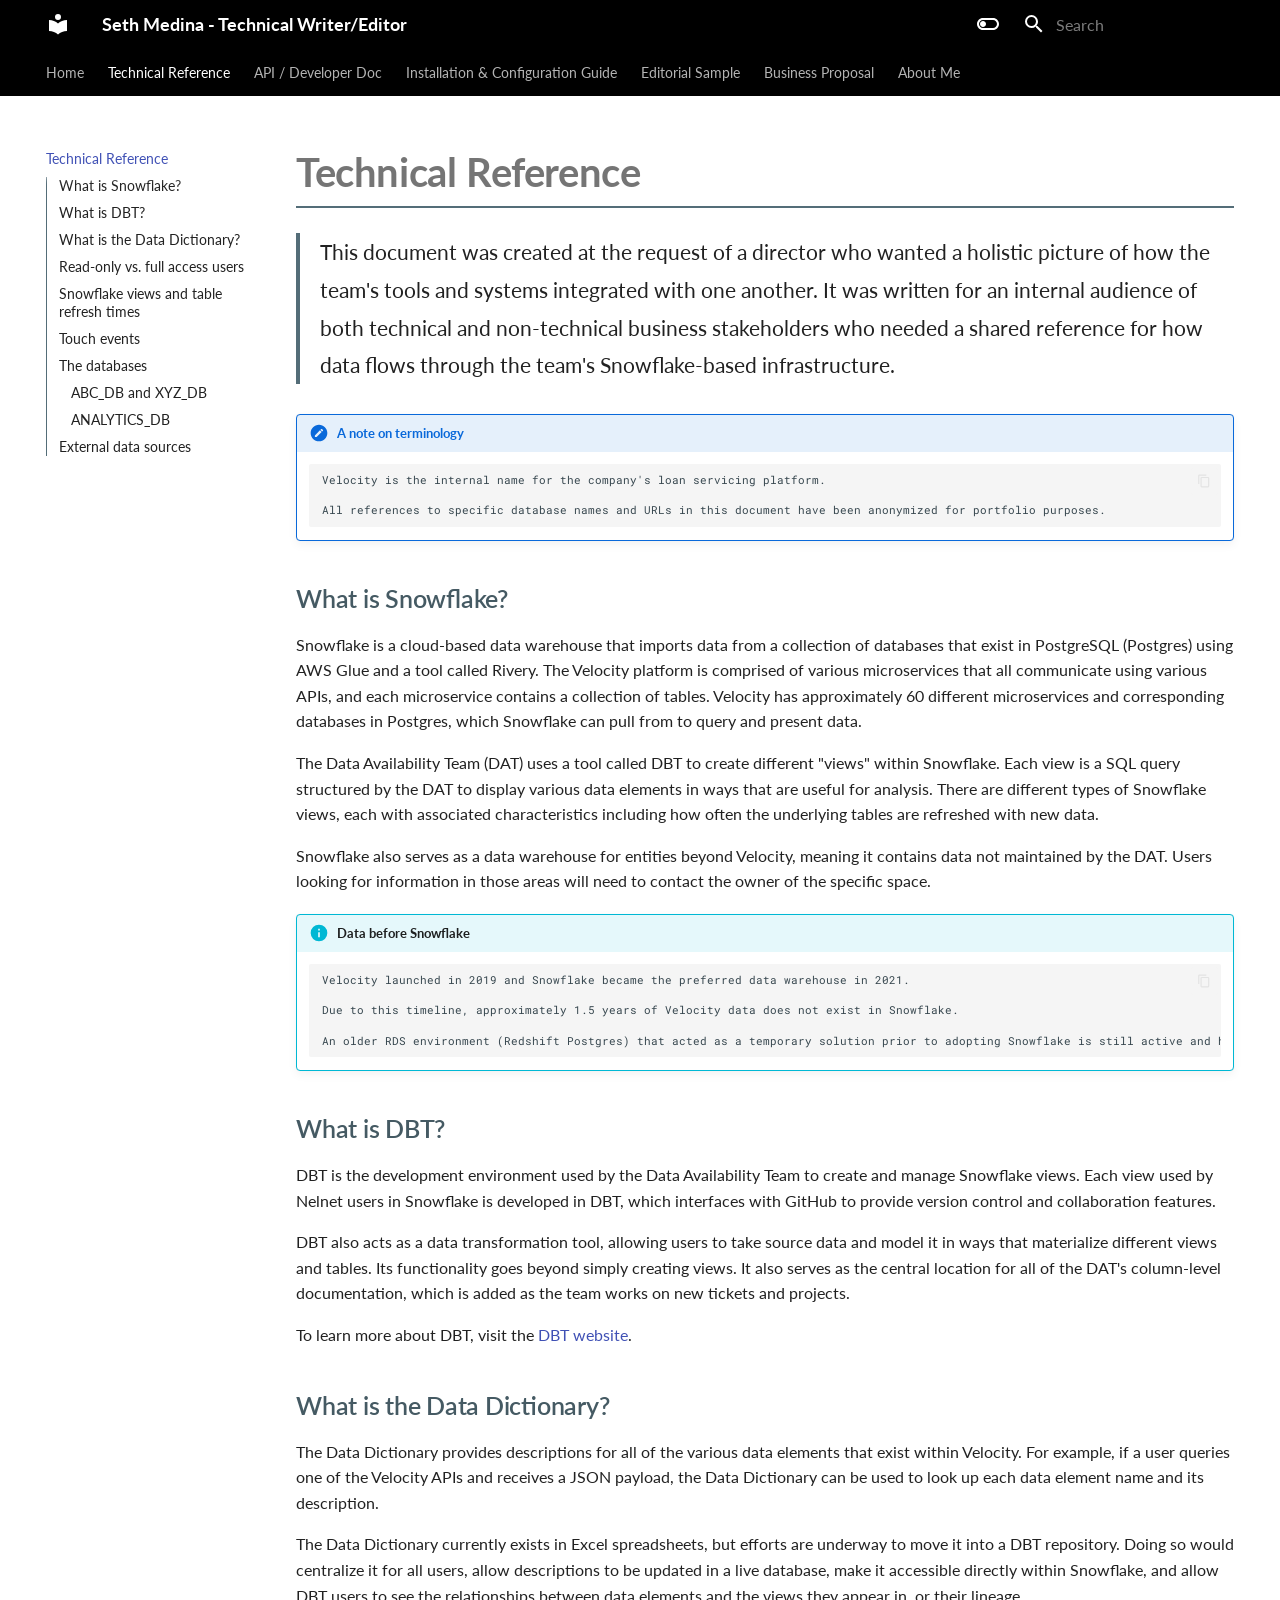
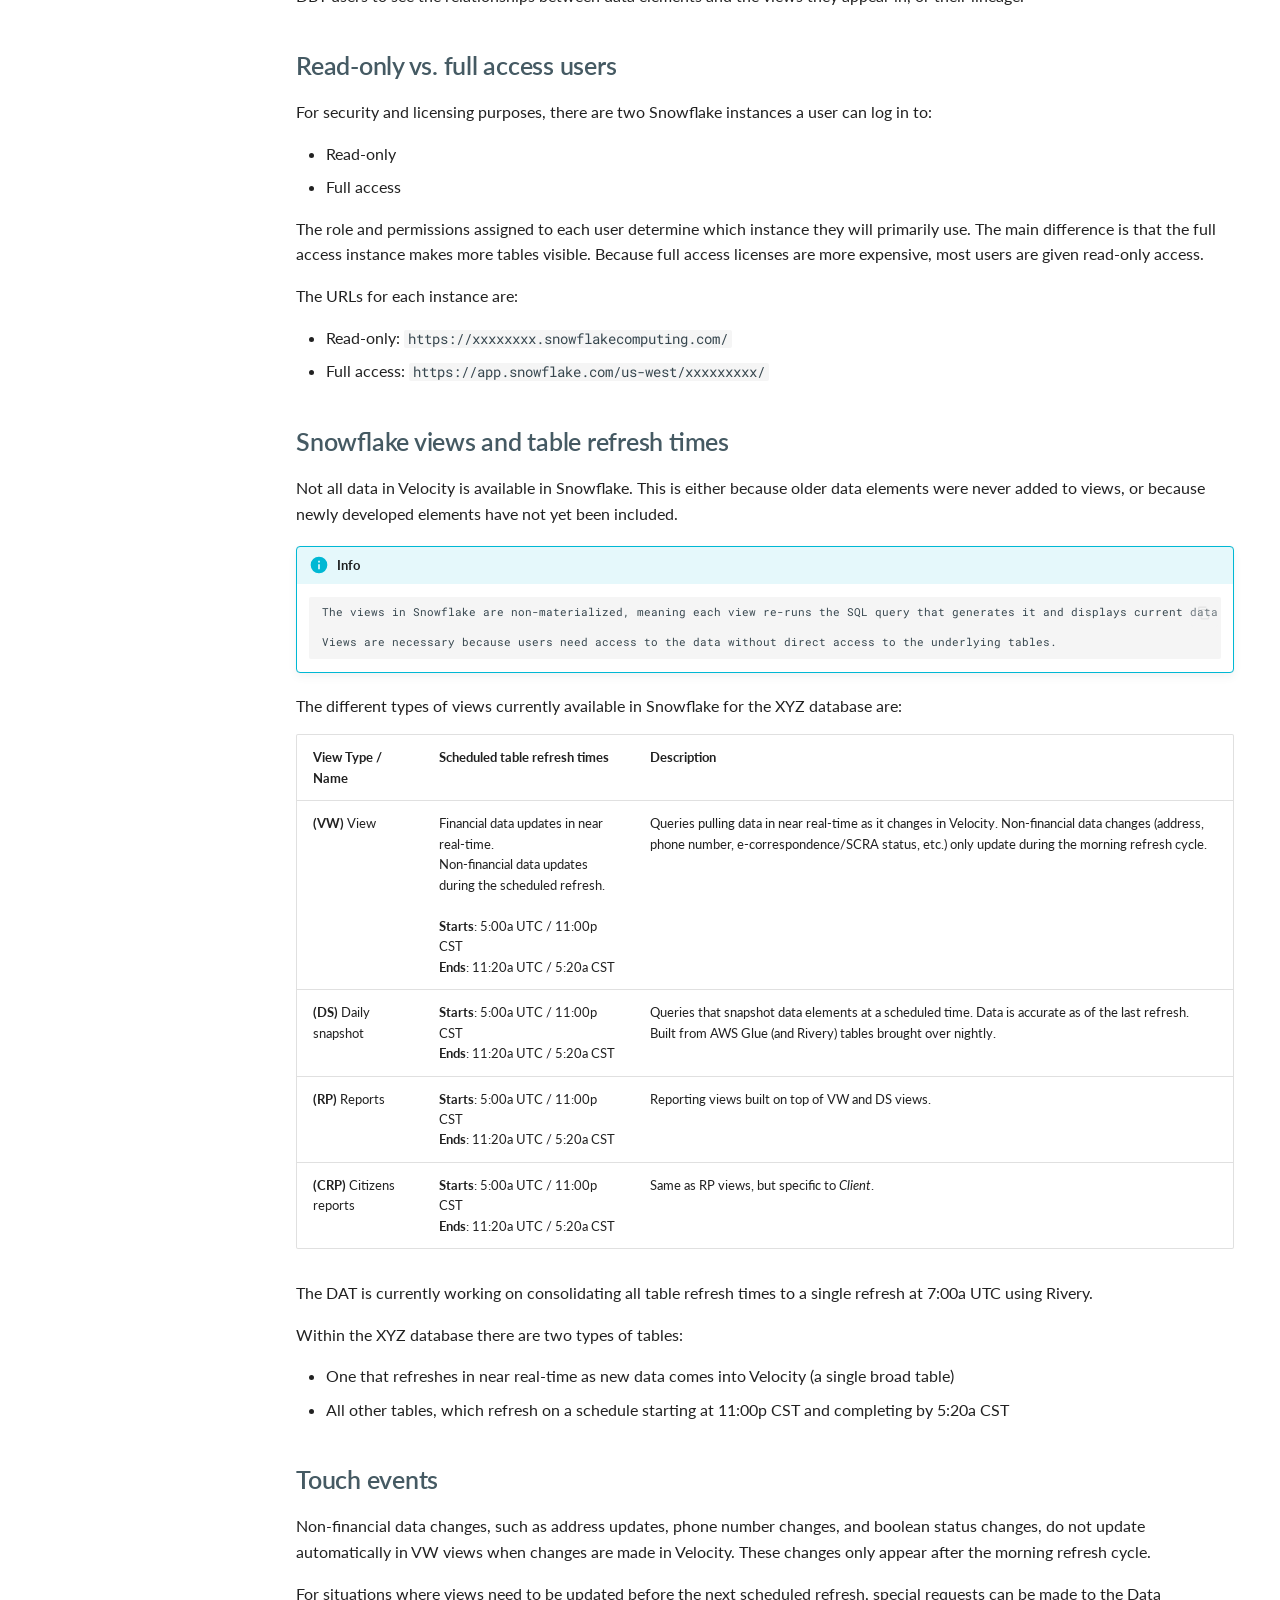
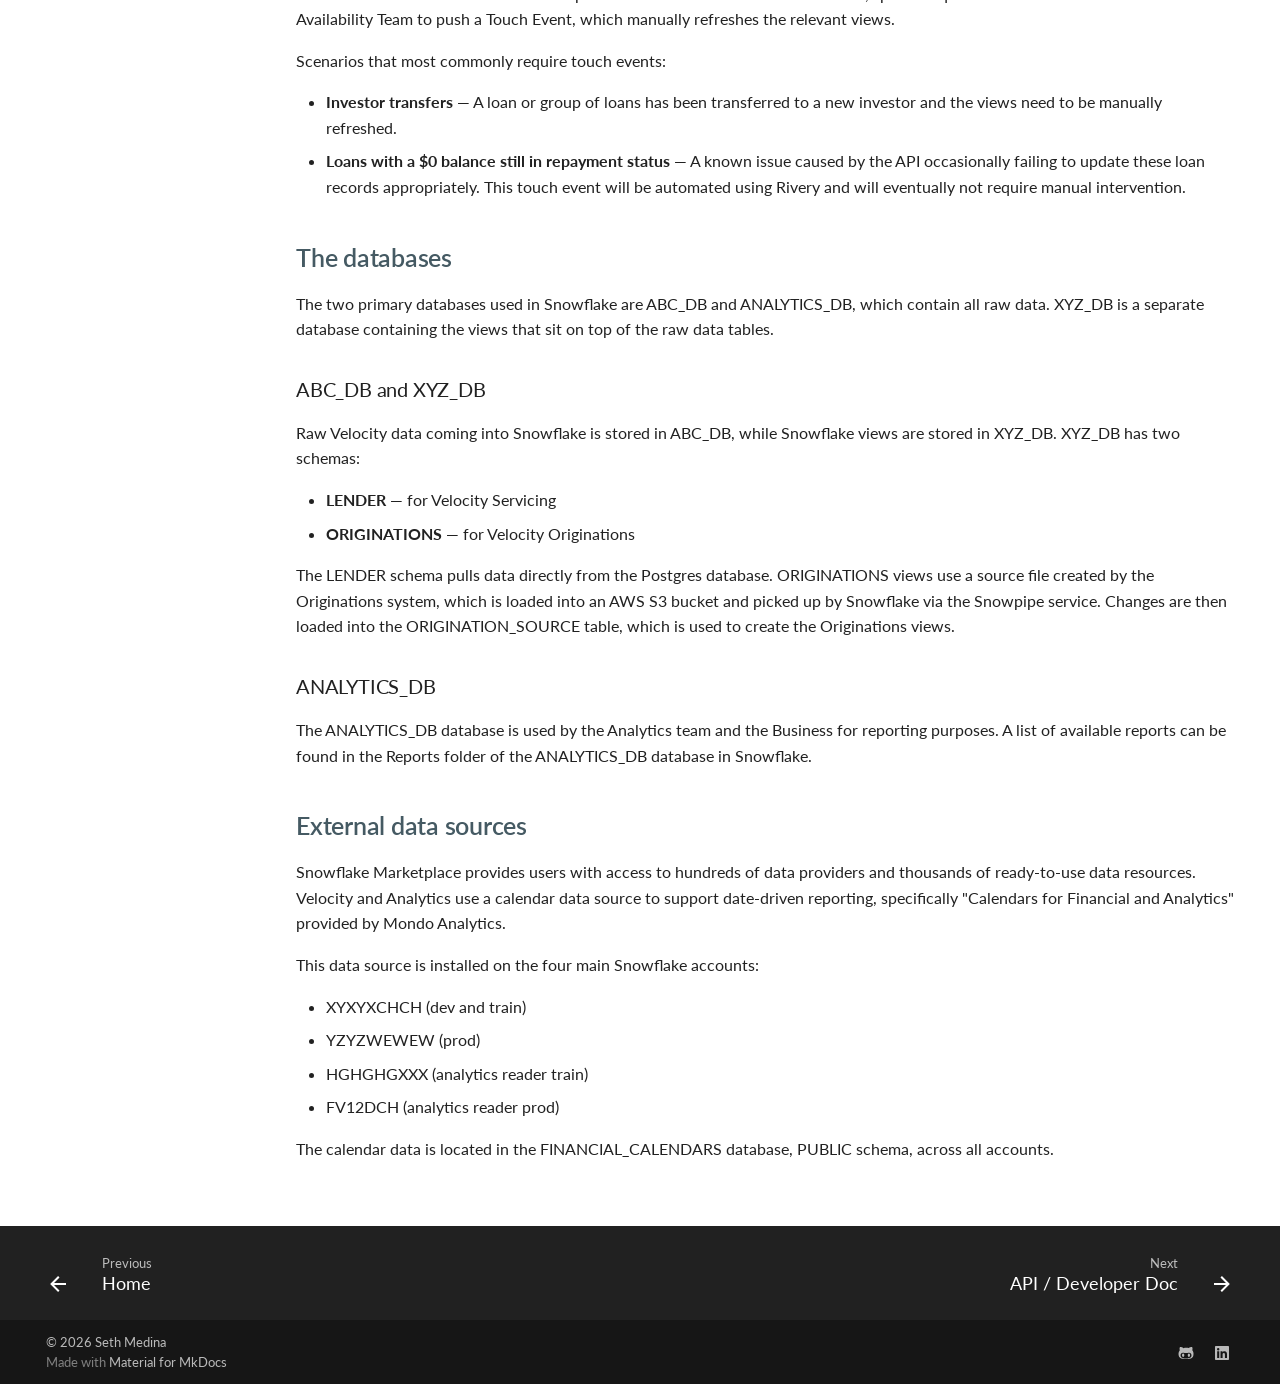
<file: DataAvailability_Snowflake/index.html>
<!doctype html>
<html lang="en" class="no-js">
  <head>
    
      <meta charset="utf-8">
      <meta name="viewport" content="width=device-width,initial-scale=1">
      
      
      
      
        <link rel="prev" href="..">
      
      
        <link rel="next" href="../AuthBridgeService/">
      
      
        
      
      
      <link rel="icon" href="../assets/images/favicon.png">
      <meta name="generator" content="mkdocs-1.6.1, mkdocs-material-9.7.6">
    
    
      
        <title>Technical Reference - Seth Medina - Technical Writer/Editor</title>
      
    
    
      <link rel="stylesheet" href="../assets/stylesheets/main.484c7ddc.min.css">
      
        
        <link rel="stylesheet" href="../assets/stylesheets/palette.ab4e12ef.min.css">
      
      


    
    
      
    
    
      
        
        
        <link rel="preconnect" href="https://fonts.gstatic.com" crossorigin>
        <link rel="stylesheet" href="https://fonts.googleapis.com/css?family=Lato:300,300i,400,400i,700,700i%7CRoboto+Mono:400,400i,700,700i&display=fallback">
        <style>:root{--md-text-font:"Lato";--md-code-font:"Roboto Mono"}</style>
      
    
    
      <link rel="stylesheet" href="../stylesheets/extra.css">
    
    <script>__md_scope=new URL("..",location),__md_hash=e=>[...e].reduce(((e,_)=>(e<<5)-e+_.charCodeAt(0)),0),__md_get=(e,_=localStorage,t=__md_scope)=>JSON.parse(_.getItem(t.pathname+"."+e)),__md_set=(e,_,t=localStorage,a=__md_scope)=>{try{t.setItem(a.pathname+"."+e,JSON.stringify(_))}catch(e){}}</script>
    
      

    
    
  </head>
  
  
    
    
      
    
    
    
    
    <body dir="ltr" data-md-color-scheme="default" data-md-color-primary="blue-grey" data-md-color-accent="light-blue">
  
    
    <input class="md-toggle" data-md-toggle="drawer" type="checkbox" id="__drawer" autocomplete="off">
    <input class="md-toggle" data-md-toggle="search" type="checkbox" id="__search" autocomplete="off">
    <label class="md-overlay" for="__drawer"></label>
    <div data-md-component="skip">
      
        
        <a href="#technical-reference" class="md-skip">
          Skip to content
        </a>
      
    </div>
    <div data-md-component="announce">
      
    </div>
    
    
      

<header class="md-header" data-md-component="header">
  <nav class="md-header__inner md-grid" aria-label="Header">
    <a href=".." title="Seth Medina - Technical Writer/Editor" class="md-header__button md-logo" aria-label="Seth Medina - Technical Writer/Editor" data-md-component="logo">
      
  
  <svg xmlns="http://www.w3.org/2000/svg" viewBox="0 0 24 24"><path d="M12 8a3 3 0 0 0 3-3 3 3 0 0 0-3-3 3 3 0 0 0-3 3 3 3 0 0 0 3 3m0 3.54C9.64 9.35 6.5 8 3 8v11c3.5 0 6.64 1.35 9 3.54 2.36-2.19 5.5-3.54 9-3.54V8c-3.5 0-6.64 1.35-9 3.54"/></svg>

    </a>
    <label class="md-header__button md-icon" for="__drawer">
      
      <svg xmlns="http://www.w3.org/2000/svg" viewBox="0 0 24 24"><path d="M3 6h18v2H3zm0 5h18v2H3zm0 5h18v2H3z"/></svg>
    </label>
    <div class="md-header__title" data-md-component="header-title">
      <div class="md-header__ellipsis">
        <div class="md-header__topic">
          <span class="md-ellipsis">
            Seth Medina - Technical Writer/Editor
          </span>
        </div>
        <div class="md-header__topic" data-md-component="header-topic">
          <span class="md-ellipsis">
            
              Technical Reference
            
          </span>
        </div>
      </div>
    </div>
    
      
        <form class="md-header__option" data-md-component="palette">
  
    
    
    
    <input class="md-option" data-md-color-media="" data-md-color-scheme="default" data-md-color-primary="blue-grey" data-md-color-accent="light-blue"  aria-label="Switch to dark mode"  type="radio" name="__palette" id="__palette_0">
    
      <label class="md-header__button md-icon" title="Switch to dark mode" for="__palette_1" hidden>
        <svg xmlns="http://www.w3.org/2000/svg" viewBox="0 0 24 24"><path d="M17 6H7c-3.31 0-6 2.69-6 6s2.69 6 6 6h10c3.31 0 6-2.69 6-6s-2.69-6-6-6m0 10H7c-2.21 0-4-1.79-4-4s1.79-4 4-4h10c2.21 0 4 1.79 4 4s-1.79 4-4 4M7 9c-1.66 0-3 1.34-3 3s1.34 3 3 3 3-1.34 3-3-1.34-3-3-3"/></svg>
      </label>
    
  
    
    
    
    <input class="md-option" data-md-color-media="" data-md-color-scheme="slate" data-md-color-primary="blue-grey" data-md-color-accent="light-blue"  aria-label="Switch to light mode"  type="radio" name="__palette" id="__palette_1">
    
      <label class="md-header__button md-icon" title="Switch to light mode" for="__palette_0" hidden>
        <svg xmlns="http://www.w3.org/2000/svg" viewBox="0 0 24 24"><path d="M17 7H7a5 5 0 0 0-5 5 5 5 0 0 0 5 5h10a5 5 0 0 0 5-5 5 5 0 0 0-5-5m0 8a3 3 0 0 1-3-3 3 3 0 0 1 3-3 3 3 0 0 1 3 3 3 3 0 0 1-3 3"/></svg>
      </label>
    
  
</form>
      
    
    
      <script>var palette=__md_get("__palette");if(palette&&palette.color){if("(prefers-color-scheme)"===palette.color.media){var media=matchMedia("(prefers-color-scheme: light)"),input=document.querySelector(media.matches?"[data-md-color-media='(prefers-color-scheme: light)']":"[data-md-color-media='(prefers-color-scheme: dark)']");palette.color.media=input.getAttribute("data-md-color-media"),palette.color.scheme=input.getAttribute("data-md-color-scheme"),palette.color.primary=input.getAttribute("data-md-color-primary"),palette.color.accent=input.getAttribute("data-md-color-accent")}for(var[key,value]of Object.entries(palette.color))document.body.setAttribute("data-md-color-"+key,value)}</script>
    
    
    
      
      
        <label class="md-header__button md-icon" for="__search">
          
          <svg xmlns="http://www.w3.org/2000/svg" viewBox="0 0 24 24"><path d="M9.5 3A6.5 6.5 0 0 1 16 9.5c0 1.61-.59 3.09-1.56 4.23l.27.27h.79l5 5-1.5 1.5-5-5v-.79l-.27-.27A6.52 6.52 0 0 1 9.5 16 6.5 6.5 0 0 1 3 9.5 6.5 6.5 0 0 1 9.5 3m0 2C7 5 5 7 5 9.5S7 14 9.5 14 14 12 14 9.5 12 5 9.5 5"/></svg>
        </label>
        <div class="md-search" data-md-component="search" role="dialog">
  <label class="md-search__overlay" for="__search"></label>
  <div class="md-search__inner" role="search">
    <form class="md-search__form" name="search">
      <input type="text" class="md-search__input" name="query" aria-label="Search" placeholder="Search" autocapitalize="off" autocorrect="off" autocomplete="off" spellcheck="false" data-md-component="search-query" required>
      <label class="md-search__icon md-icon" for="__search">
        
        <svg xmlns="http://www.w3.org/2000/svg" viewBox="0 0 24 24"><path d="M9.5 3A6.5 6.5 0 0 1 16 9.5c0 1.61-.59 3.09-1.56 4.23l.27.27h.79l5 5-1.5 1.5-5-5v-.79l-.27-.27A6.52 6.52 0 0 1 9.5 16 6.5 6.5 0 0 1 3 9.5 6.5 6.5 0 0 1 9.5 3m0 2C7 5 5 7 5 9.5S7 14 9.5 14 14 12 14 9.5 12 5 9.5 5"/></svg>
        
        <svg xmlns="http://www.w3.org/2000/svg" viewBox="0 0 24 24"><path d="M20 11v2H8l5.5 5.5-1.42 1.42L4.16 12l7.92-7.92L13.5 5.5 8 11z"/></svg>
      </label>
      <nav class="md-search__options" aria-label="Search">
        
        <button type="reset" class="md-search__icon md-icon" title="Clear" aria-label="Clear" tabindex="-1">
          
          <svg xmlns="http://www.w3.org/2000/svg" viewBox="0 0 24 24"><path d="M19 6.41 17.59 5 12 10.59 6.41 5 5 6.41 10.59 12 5 17.59 6.41 19 12 13.41 17.59 19 19 17.59 13.41 12z"/></svg>
        </button>
      </nav>
      
        <div class="md-search__suggest" data-md-component="search-suggest"></div>
      
    </form>
    <div class="md-search__output">
      <div class="md-search__scrollwrap" tabindex="0" data-md-scrollfix>
        <div class="md-search-result" data-md-component="search-result">
          <div class="md-search-result__meta">
            Initializing search
          </div>
          <ol class="md-search-result__list" role="presentation"></ol>
        </div>
      </div>
    </div>
  </div>
</div>
      
    
    
  </nav>
  
</header>
    
    <div class="md-container" data-md-component="container">
      
      
        
          
            
<nav class="md-tabs" aria-label="Tabs" data-md-component="tabs">
  <div class="md-grid">
    <ul class="md-tabs__list">
      
        
  
  
  
  
    <li class="md-tabs__item">
      <a href=".." class="md-tabs__link">
        
  
  
    
  
  Home

      </a>
    </li>
  

      
        
  
  
  
    
  
  
    <li class="md-tabs__item md-tabs__item--active">
      <a href="./" class="md-tabs__link">
        
  
  
    
  
  Technical Reference

      </a>
    </li>
  

      
        
  
  
  
  
    <li class="md-tabs__item">
      <a href="../AuthBridgeService/" class="md-tabs__link">
        
  
  
    
  
  API / Developer Doc

      </a>
    </li>
  

      
        
  
  
  
  
    <li class="md-tabs__item">
      <a href="../Act_ConnectLink_Install/" class="md-tabs__link">
        
  
  
    
  
  Installation & Configuration Guide

      </a>
    </li>
  

      
        
  
  
  
  
    <li class="md-tabs__item">
      <a href="../MTS_Newsletter_Edits/" class="md-tabs__link">
        
  
  
    
  
  Editorial Sample

      </a>
    </li>
  

      
        
  
  
  
  
    <li class="md-tabs__item">
      <a href="../EZLinks_Capital_Proposal/" class="md-tabs__link">
        
  
  
    
  
  Business Proposal

      </a>
    </li>
  

      
        
  
  
  
  
    <li class="md-tabs__item">
      <a href="../AboutMe/" class="md-tabs__link">
        
  
  
    
  
  About Me

      </a>
    </li>
  

      
    </ul>
  </div>
</nav>
          
        
      
      <main class="md-main" data-md-component="main">
        <div class="md-main__inner md-grid">
          
            
              
              <div class="md-sidebar md-sidebar--primary" data-md-component="sidebar" data-md-type="navigation" >
                <div class="md-sidebar__scrollwrap">
                  <div class="md-sidebar__inner">
                    


  


  

<nav class="md-nav md-nav--primary md-nav--lifted md-nav--integrated" aria-label="Navigation" data-md-level="0">
  <label class="md-nav__title" for="__drawer">
    <a href=".." title="Seth Medina - Technical Writer/Editor" class="md-nav__button md-logo" aria-label="Seth Medina - Technical Writer/Editor" data-md-component="logo">
      
  
  <svg xmlns="http://www.w3.org/2000/svg" viewBox="0 0 24 24"><path d="M12 8a3 3 0 0 0 3-3 3 3 0 0 0-3-3 3 3 0 0 0-3 3 3 3 0 0 0 3 3m0 3.54C9.64 9.35 6.5 8 3 8v11c3.5 0 6.64 1.35 9 3.54 2.36-2.19 5.5-3.54 9-3.54V8c-3.5 0-6.64 1.35-9 3.54"/></svg>

    </a>
    Seth Medina - Technical Writer/Editor
  </label>
  
  <ul class="md-nav__list" data-md-scrollfix>
    
      
      
  
  
  
  
    <li class="md-nav__item">
      <a href=".." class="md-nav__link">
        
  
  
  <span class="md-ellipsis">
    
  
    Home
  

    
  </span>
  
  

      </a>
    </li>
  

    
      
      
  
  
    
  
  
  
    <li class="md-nav__item md-nav__item--active">
      
      <input class="md-nav__toggle md-toggle" type="checkbox" id="__toc">
      
      
        
      
      
        <label class="md-nav__link md-nav__link--active" for="__toc">
          
  
  
  <span class="md-ellipsis">
    
  
    Technical Reference
  

    
  </span>
  
  

          <span class="md-nav__icon md-icon"></span>
        </label>
      
      <a href="./" class="md-nav__link md-nav__link--active">
        
  
  
  <span class="md-ellipsis">
    
  
    Technical Reference
  

    
  </span>
  
  

      </a>
      
        

<nav class="md-nav md-nav--secondary" aria-label="Table of contents">
  
  
  
    
  
  
    <label class="md-nav__title" for="__toc">
      <span class="md-nav__icon md-icon"></span>
      Table of contents
    </label>
    <ul class="md-nav__list" data-md-component="toc" data-md-scrollfix>
      
        <li class="md-nav__item">
  <a href="#what-is-snowflake" class="md-nav__link">
    <span class="md-ellipsis">
      
        What is Snowflake?
      
    </span>
  </a>
  
</li>
      
        <li class="md-nav__item">
  <a href="#what-is-dbt" class="md-nav__link">
    <span class="md-ellipsis">
      
        What is DBT?
      
    </span>
  </a>
  
</li>
      
        <li class="md-nav__item">
  <a href="#what-is-the-data-dictionary" class="md-nav__link">
    <span class="md-ellipsis">
      
        What is the Data Dictionary?
      
    </span>
  </a>
  
</li>
      
        <li class="md-nav__item">
  <a href="#read-only-vs-full-access-users" class="md-nav__link">
    <span class="md-ellipsis">
      
        Read-only vs. full access users
      
    </span>
  </a>
  
</li>
      
        <li class="md-nav__item">
  <a href="#snowflake-views-and-table-refresh-times" class="md-nav__link">
    <span class="md-ellipsis">
      
        Snowflake views and table refresh times
      
    </span>
  </a>
  
</li>
      
        <li class="md-nav__item">
  <a href="#touch-events" class="md-nav__link">
    <span class="md-ellipsis">
      
        Touch events
      
    </span>
  </a>
  
</li>
      
        <li class="md-nav__item">
  <a href="#the-databases" class="md-nav__link">
    <span class="md-ellipsis">
      
        The databases
      
    </span>
  </a>
  
    <nav class="md-nav" aria-label="The databases">
      <ul class="md-nav__list">
        
          <li class="md-nav__item">
  <a href="#abc_db-and-xyz_db" class="md-nav__link">
    <span class="md-ellipsis">
      
        ABC_DB and XYZ_DB
      
    </span>
  </a>
  
</li>
        
          <li class="md-nav__item">
  <a href="#analytics_db" class="md-nav__link">
    <span class="md-ellipsis">
      
        ANALYTICS_DB
      
    </span>
  </a>
  
</li>
        
      </ul>
    </nav>
  
</li>
      
        <li class="md-nav__item">
  <a href="#external-data-sources" class="md-nav__link">
    <span class="md-ellipsis">
      
        External data sources
      
    </span>
  </a>
  
</li>
      
    </ul>
  
</nav>
      
    </li>
  

    
      
      
  
  
  
  
    <li class="md-nav__item">
      <a href="../AuthBridgeService/" class="md-nav__link">
        
  
  
  <span class="md-ellipsis">
    
  
    API / Developer Doc
  

    
  </span>
  
  

      </a>
    </li>
  

    
      
      
  
  
  
  
    <li class="md-nav__item">
      <a href="../Act_ConnectLink_Install/" class="md-nav__link">
        
  
  
  <span class="md-ellipsis">
    
  
    Installation & Configuration Guide
  

    
  </span>
  
  

      </a>
    </li>
  

    
      
      
  
  
  
  
    <li class="md-nav__item">
      <a href="../MTS_Newsletter_Edits/" class="md-nav__link">
        
  
  
  <span class="md-ellipsis">
    
  
    Editorial Sample
  

    
  </span>
  
  

      </a>
    </li>
  

    
      
      
  
  
  
  
    <li class="md-nav__item">
      <a href="../EZLinks_Capital_Proposal/" class="md-nav__link">
        
  
  
  <span class="md-ellipsis">
    
  
    Business Proposal
  

    
  </span>
  
  

      </a>
    </li>
  

    
      
      
  
  
  
  
    <li class="md-nav__item">
      <a href="../AboutMe/" class="md-nav__link">
        
  
  
  <span class="md-ellipsis">
    
  
    About Me
  

    
  </span>
  
  

      </a>
    </li>
  

    
  </ul>
</nav>
                  </div>
                </div>
              </div>
            
            
          
          
            <div class="md-content" data-md-component="content">
              
              <article class="md-content__inner md-typeset">
                
                  



<h1 id="technical-reference">Technical Reference</h1>
<p>This document was created at the request of a director who wanted a holistic picture of how the team's tools and systems integrated with one another. It was written for an internal audience of both technical and non-technical business stakeholders who needed a shared reference for how data flows through the team's Snowflake-based infrastructure.</p>
<div class="admonition note">
<p class="admonition-title">A note on terminology</p>
<div class="highlight"><pre><span></span><code>Velocity is the internal name for the company&#39;s loan servicing platform.

All references to specific database names and URLs in this document have been anonymized for portfolio purposes.
</code></pre></div>
</div>
<h2 id="what-is-snowflake">What is Snowflake?</h2>
<p>Snowflake is a cloud-based data warehouse that imports data from a collection of databases that exist in PostgreSQL (Postgres) using AWS Glue and a tool called Rivery. The Velocity platform is comprised of various microservices that all communicate using various APIs, and each microservice contains a collection of tables. Velocity has approximately 60 different microservices and corresponding databases in Postgres, which Snowflake can pull from to query and present data.</p>
<p>The Data Availability Team (DAT) uses a tool called DBT to create different "views" within Snowflake. Each view is a SQL query structured by the DAT to display various data elements in ways that are useful for analysis. There are different types of Snowflake views, each with associated characteristics including how often the underlying tables are refreshed with new data.</p>
<p>Snowflake also serves as a data warehouse for entities beyond Velocity, meaning it contains data not maintained by the DAT. Users looking for information in those areas will need to contact the owner of the specific space.</p>
<div class="admonition info">
<p class="admonition-title">Data before Snowflake</p>
<div class="highlight"><pre><span></span><code>Velocity launched in 2019 and Snowflake became the preferred data warehouse in 2021.

Due to this timeline, approximately 1.5 years of Velocity data does not exist in Snowflake.

An older RDS environment (Redshift Postgres) that acted as a temporary solution prior to adopting Snowflake is still active and houses this earlier data. The earliest records in Snowflake have a timestamp of around March 2021.
</code></pre></div>
</div>
<h2 id="what-is-dbt">What is DBT?</h2>
<p>DBT is the development environment used by the Data Availability Team to create and manage Snowflake views. Each view used by Nelnet users in Snowflake is developed in DBT, which interfaces with GitHub to provide version control and collaboration features.</p>
<p>DBT also acts as a data transformation tool, allowing users to take source data and model it in ways that materialize different views and tables. Its functionality goes beyond simply creating views. It also serves as the central location for all of the DAT's column-level documentation, which is added as the team works on new tickets and projects.</p>
<p>To learn more about DBT, visit the <a href="https://docs.getdbt.com/">DBT website</a>.</p>
<h2 id="what-is-the-data-dictionary">What is the Data Dictionary?</h2>
<p>The Data Dictionary provides descriptions for all of the various data elements that exist within Velocity. For example, if a user queries one of the Velocity APIs and receives a JSON payload, the Data Dictionary can be used to look up each data element name and its description.</p>
<p>The Data Dictionary currently exists in Excel spreadsheets, but efforts are underway to move it into a DBT repository. Doing so would centralize it for all users, allow descriptions to be updated in a live database, make it accessible directly within Snowflake, and allow DBT users to see the relationships between data elements and the views they appear in, or their lineage.</p>
<h2 id="read-only-vs-full-access-users">Read-only vs. full access users</h2>
<p>For security and licensing purposes, there are two Snowflake instances a user can log in to:</p>
<ul>
<li>Read-only</li>
<li>Full access</li>
</ul>
<p>The role and permissions assigned to each user determine which instance they will primarily use. The main difference is that the full access instance makes more tables visible. Because full access licenses are more expensive, most users are given read-only access.</p>
<p>The URLs for each instance are:</p>
<ul>
<li>Read-only: <code>https://xxxxxxxx.snowflakecomputing.com/</code></li>
<li>Full access: <code>https://app.snowflake.com/us-west/xxxxxxxxx/</code></li>
</ul>
<h2 id="snowflake-views-and-table-refresh-times">Snowflake views and table refresh times</h2>
<p>Not all data in Velocity is available in Snowflake. This is either because older data elements were never added to views, or because newly developed elements have not yet been included.</p>
<div class="admonition info">
<p class="admonition-title">Info</p>
<div class="highlight"><pre><span></span><code>The views in Snowflake are non-materialized, meaning each view re-runs the SQL query that generates it and displays current data when called.

Views are necessary because users need access to the data without direct access to the underlying tables.
</code></pre></div>
</div>
<p>The different types of views currently available in Snowflake for the XYZ database are:</p>
<table>
<thead>
<tr>
<th>View Type / Name</th>
<th>Scheduled table refresh times</th>
<th>Description</th>
</tr>
</thead>
<tbody>
<tr>
<td><strong>(VW)</strong> View</td>
<td>Financial data updates in near real-time.<br>Non-financial data updates during the scheduled refresh.<br><br><strong>Starts</strong>: 5:00a UTC / 11:00p CST<br><strong>Ends</strong>: 11:20a UTC / 5:20a CST</td>
<td>Queries pulling data in near real-time as it changes in Velocity. Non-financial data changes (address, phone number, e-correspondence/SCRA status, etc.) only update during the morning refresh cycle.</td>
</tr>
<tr>
<td><strong>(DS)</strong> Daily snapshot</td>
<td><strong>Starts</strong>: 5:00a UTC / 11:00p CST<br><strong>Ends</strong>: 11:20a UTC / 5:20a CST</td>
<td>Queries that snapshot data elements at a scheduled time. Data is accurate as of the last refresh. Built from AWS Glue (and Rivery) tables brought over nightly.</td>
</tr>
<tr>
<td><strong>(RP)</strong> Reports</td>
<td><strong>Starts</strong>: 5:00a UTC / 11:00p CST<br><strong>Ends</strong>: 11:20a UTC / 5:20a CST</td>
<td>Reporting views built on top of VW and DS views.</td>
</tr>
<tr>
<td><strong>(CRP)</strong> Citizens reports</td>
<td><strong>Starts</strong>: 5:00a UTC / 11:00p CST<br><strong>Ends</strong>: 11:20a UTC / 5:20a CST</td>
<td>Same as RP views, but specific to <em>Client</em>.</td>
</tr>
</tbody>
</table>
<p>The DAT is currently working on consolidating all table refresh times to a single refresh at 7:00a UTC using Rivery.</p>
<p>Within the XYZ database there are two types of tables:</p>
<ul>
<li>One that refreshes in near real-time as new data comes into Velocity (a single broad table)</li>
<li>All other tables, which refresh on a schedule starting at 11:00p CST and completing by 5:20a CST</li>
</ul>
<h2 id="touch-events">Touch events</h2>
<p>Non-financial data changes, such as address updates, phone number changes, and boolean status changes, do not update automatically in VW views when changes are made in Velocity. These changes only appear after the morning refresh cycle.</p>
<p>For situations where views need to be updated before the next scheduled refresh, special requests can be made to the Data Availability Team to push a Touch Event, which manually refreshes the relevant views.</p>
<p>Scenarios that most commonly require touch events:</p>
<ul>
<li><strong>Investor transfers</strong> — A loan or group of loans has been transferred to a new investor and the views need to be manually refreshed.</li>
<li><strong>Loans with a $0 balance still in repayment status</strong> — A known issue caused by the API occasionally failing to update these loan records appropriately. This touch event will be automated using Rivery and will eventually not require manual intervention.</li>
</ul>
<h2 id="the-databases">The databases</h2>
<p>The two primary databases used in Snowflake are ABC_DB and ANALYTICS_DB, which contain all raw data. XYZ_DB is a separate database containing the views that sit on top of the raw data tables.</p>
<h3 id="abc_db-and-xyz_db">ABC_DB and XYZ_DB</h3>
<p>Raw Velocity data coming into Snowflake is stored in ABC_DB, while Snowflake views are stored in XYZ_DB. XYZ_DB has two schemas:</p>
<ul>
<li><strong>LENDER</strong> — for Velocity Servicing</li>
<li><strong>ORIGINATIONS</strong> — for Velocity Originations</li>
</ul>
<p>The LENDER schema pulls data directly from the Postgres database. ORIGINATIONS views use a source file created by the Originations system, which is loaded into an AWS S3 bucket and picked up by Snowflake via the Snowpipe service. Changes are then loaded into the ORIGINATION_SOURCE table, which is used to create the Originations views.</p>
<h3 id="analytics_db">ANALYTICS_DB</h3>
<p>The ANALYTICS_DB database is used by the Analytics team and the Business for reporting purposes. A list of available reports can be found in the Reports folder of the ANALYTICS_DB database in Snowflake.</p>
<h2 id="external-data-sources">External data sources</h2>
<p>Snowflake Marketplace provides users with access to hundreds of data providers and thousands of ready-to-use data resources. Velocity and Analytics use a calendar data source to support date-driven reporting, specifically "Calendars for Financial and Analytics" provided by Mondo Analytics.</p>
<p>This data source is installed on the four main Snowflake accounts:</p>
<ul>
<li>XYXYXCHCH (dev and train)</li>
<li>YZYZWEWEW (prod)</li>
<li>HGHGHGXXX (analytics reader train)</li>
<li>FV12DCH (analytics reader prod)</li>
</ul>
<p>The calendar data is located in the FINANCIAL_CALENDARS database, PUBLIC schema, across all accounts.</p>












                
              </article>
            </div>
          
          
  <script>var tabs=__md_get("__tabs");if(Array.isArray(tabs))e:for(var set of document.querySelectorAll(".tabbed-set")){var labels=set.querySelector(".tabbed-labels");for(var tab of tabs)for(var label of labels.getElementsByTagName("label"))if(label.innerText.trim()===tab){var input=document.getElementById(label.htmlFor);input.checked=!0;continue e}}</script>

<script>var target=document.getElementById(location.hash.slice(1));target&&target.name&&(target.checked=target.name.startsWith("__tabbed_"))</script>
        </div>
        
          <button type="button" class="md-top md-icon" data-md-component="top" hidden>
  
  <svg xmlns="http://www.w3.org/2000/svg" viewBox="0 0 24 24"><path d="M13 20h-2V8l-5.5 5.5-1.42-1.42L12 4.16l7.92 7.92-1.42 1.42L13 8z"/></svg>
  Back to top
</button>
        
      </main>
      
        <footer class="md-footer">
  
    
      
      <nav class="md-footer__inner md-grid" aria-label="Footer" >
        
          
          <a href=".." class="md-footer__link md-footer__link--prev" aria-label="Previous: Home">
            <div class="md-footer__button md-icon">
              
              <svg xmlns="http://www.w3.org/2000/svg" viewBox="0 0 24 24"><path d="M20 11v2H8l5.5 5.5-1.42 1.42L4.16 12l7.92-7.92L13.5 5.5 8 11z"/></svg>
            </div>
            <div class="md-footer__title">
              <span class="md-footer__direction">
                Previous
              </span>
              <div class="md-ellipsis">
                Home
              </div>
            </div>
          </a>
        
        
          
          <a href="../AuthBridgeService/" class="md-footer__link md-footer__link--next" aria-label="Next: API / Developer Doc">
            <div class="md-footer__title">
              <span class="md-footer__direction">
                Next
              </span>
              <div class="md-ellipsis">
                API / Developer Doc
              </div>
            </div>
            <div class="md-footer__button md-icon">
              
              <svg xmlns="http://www.w3.org/2000/svg" viewBox="0 0 24 24"><path d="M4 11v2h12l-5.5 5.5 1.42 1.42L19.84 12l-7.92-7.92L10.5 5.5 16 11z"/></svg>
            </div>
          </a>
        
      </nav>
    
  
  <div class="md-footer-meta md-typeset">
    <div class="md-footer-meta__inner md-grid">
      <div class="md-copyright">
  
    <div class="md-copyright__highlight">
      &copy; 2026 <a href="https://linkedin.com/in/sethtmedina" target="_blank" rel="noopener">Seth Medina</a>
    </div>
  
  
    Made with
    <a href="https://squidfunk.github.io/mkdocs-material/" target="_blank" rel="noopener">
      Material for MkDocs
    </a>
  
</div>
      
        
<div class="md-social">
  
    
    
    
    
      
      
    
    <a href="https://github.com/medinast21" target="_blank" rel="noopener" title="github.com" class="md-social__link">
      <svg xmlns="http://www.w3.org/2000/svg" viewBox="0 0 512 512"><!--! Font Awesome Free 7.1.0 by @fontawesome - https://fontawesome.com License - https://fontawesome.com/license/free (Icons: CC BY 4.0, Fonts: SIL OFL 1.1, Code: MIT License) Copyright 2025 Fonticons, Inc.--><path d="M202.1 328.7c0 20.9-10.9 55.1-36.7 55.1s-36.7-34.2-36.7-55.1 10.9-55.1 36.7-55.1 36.7 34.2 36.7 55.1M496 278.2c0 31.9-3.2 65.7-17.5 95-37.9 76.6-142.1 74.8-216.7 74.8-75.8 0-186.2 2.7-225.6-74.8-14.6-29-20.2-63.1-20.2-95 0-41.9 13.9-81.5 41.5-113.6-5.2-15.8-7.7-32.4-7.7-48.8 0-21.5 4.9-32.3 14.6-51.8 45.3 0 74.3 9 108.8 36 29-6.9 58.8-10 88.7-10 27 0 54.2 2.9 80.4 9.2 34-26.7 63-35.2 107.8-35.2 9.8 19.5 14.6 30.3 14.6 51.8 0 16.4-2.6 32.7-7.7 48.2 27.5 32.4 39 72.3 39 114.2m-64.3 50.5c0-43.9-26.7-82.6-73.5-82.6-18.9 0-37 3.4-56 6-14.9 2.3-29.8 3.2-45.1 3.2-15.2 0-30.1-.9-45.1-3.2-18.7-2.6-37-6-56-6-46.8 0-73.5 38.7-73.5 82.6 0 87.8 80.4 101.3 150.4 101.3h48.2c70.3 0 150.6-13.4 150.6-101.3m-82.6-55.1c-25.8 0-36.7 34.2-36.7 55.1s10.9 55.1 36.7 55.1 36.7-34.2 36.7-55.1-10.9-55.1-36.7-55.1"/></svg>
    </a>
  
    
    
    
    
      
      
    
    <a href="https://linkedin.com/in/sethtmedina" target="_blank" rel="noopener" title="linkedin.com" class="md-social__link">
      <svg xmlns="http://www.w3.org/2000/svg" viewBox="0 0 448 512"><!--! Font Awesome Free 7.1.0 by @fontawesome - https://fontawesome.com License - https://fontawesome.com/license/free (Icons: CC BY 4.0, Fonts: SIL OFL 1.1, Code: MIT License) Copyright 2025 Fonticons, Inc.--><path d="M416 32H31.9C14.3 32 0 46.5 0 64.3v383.4C0 465.5 14.3 480 31.9 480H416c17.6 0 32-14.5 32-32.3V64.3c0-17.8-14.4-32.3-32-32.3M135.4 416H69V202.2h66.5V416zM102.2 96a38.5 38.5 0 1 1 0 77 38.5 38.5 0 1 1 0-77m282.1 320h-66.4V312c0-24.8-.5-56.7-34.5-56.7-34.6 0-39.9 27-39.9 54.9V416h-66.4V202.2h63.7v29.2h.9c8.9-16.8 30.6-34.5 62.9-34.5 67.2 0 79.7 44.3 79.7 101.9z"/></svg>
    </a>
  
</div>
      
    </div>
  </div>
</footer>
      
    </div>
    <div class="md-dialog" data-md-component="dialog">
      <div class="md-dialog__inner md-typeset"></div>
    </div>
    
    
    
      
      
      <script id="__config" type="application/json">{"annotate": null, "base": "..", "features": ["navigation.tabs", "navigation.sections", "toc.integrate", "navigation.top", "navigation.footer", "search.suggest", "search.highlight", "content.tabs.link", "content.code.annotation", "content.code.copy"], "search": "../assets/javascripts/workers/search.2c215733.min.js", "tags": null, "translations": {"clipboard.copied": "Copied to clipboard", "clipboard.copy": "Copy to clipboard", "search.result.more.one": "1 more on this page", "search.result.more.other": "# more on this page", "search.result.none": "No matching documents", "search.result.one": "1 matching document", "search.result.other": "# matching documents", "search.result.placeholder": "Type to start searching", "search.result.term.missing": "Missing", "select.version": "Select version"}, "version": null}</script>
    
    
      <script src="../assets/javascripts/bundle.79ae519e.min.js"></script>
      
    
  </body>
</html>
</file>
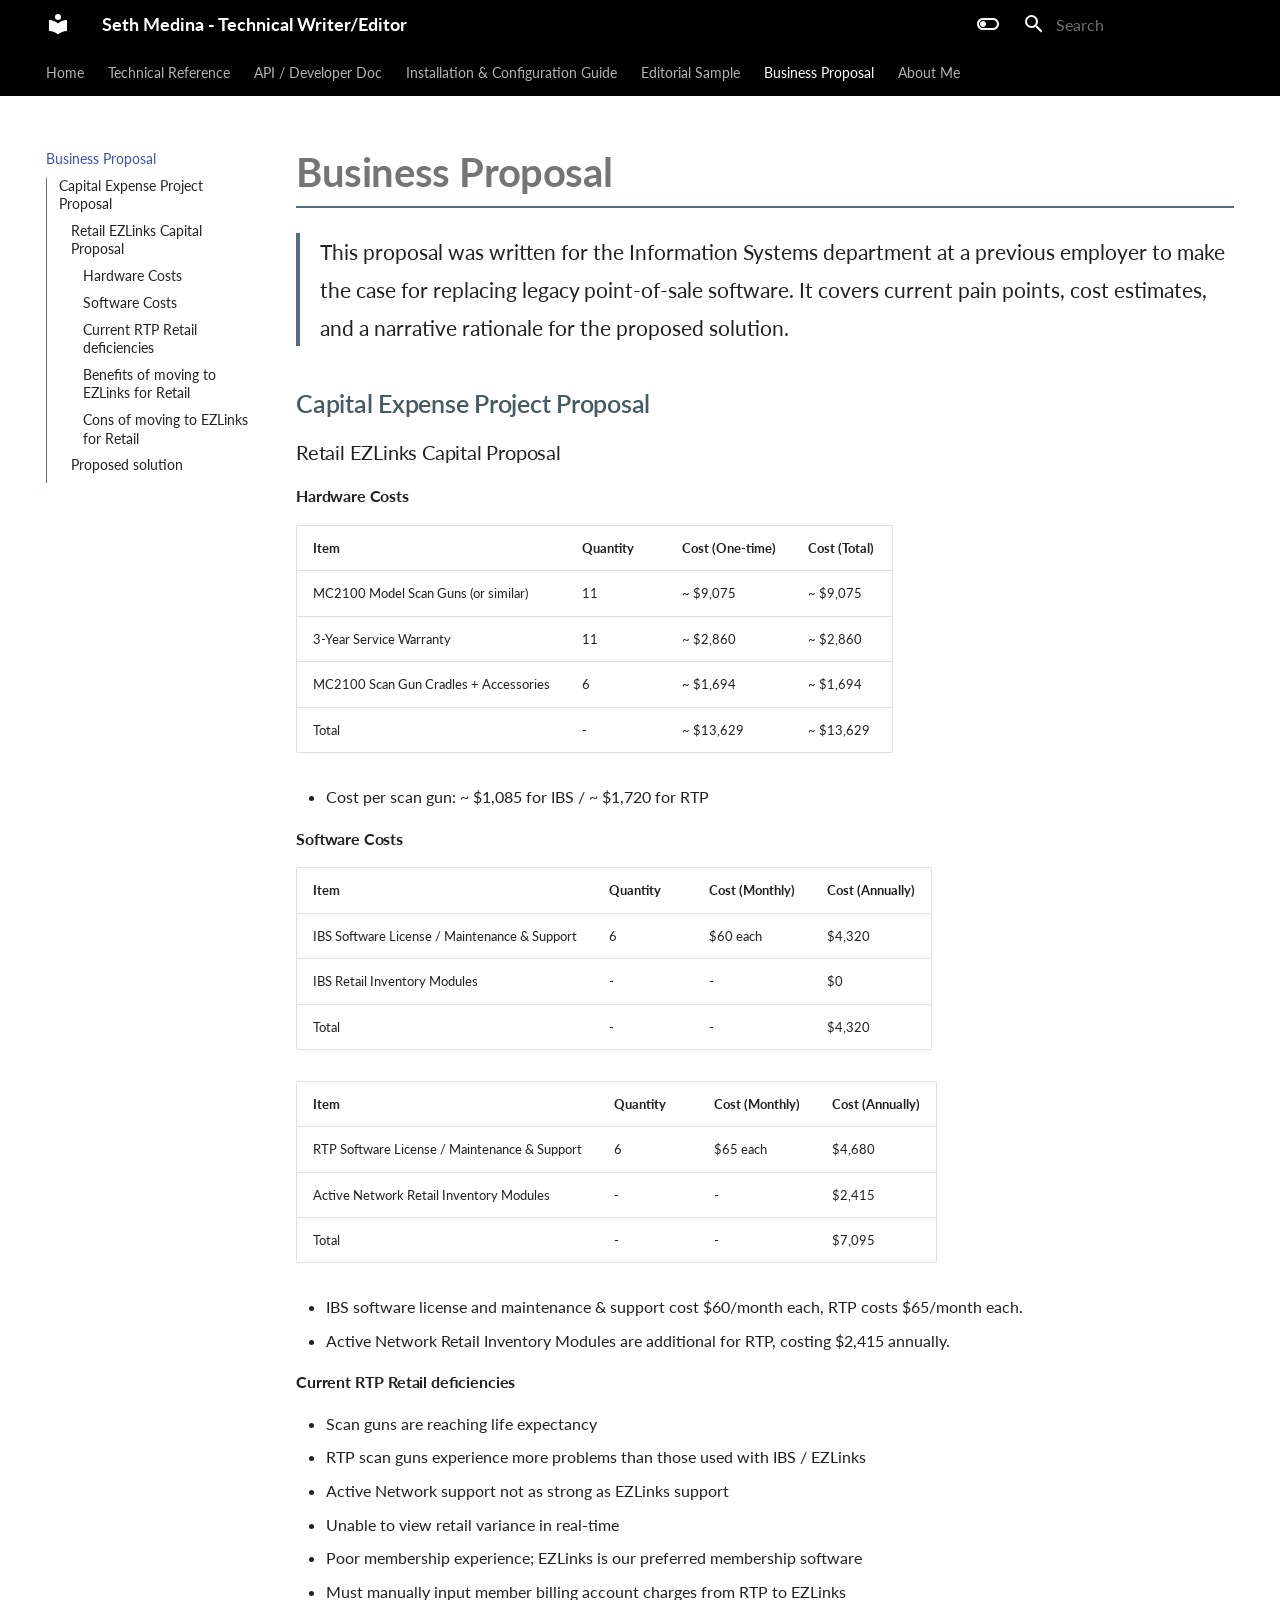
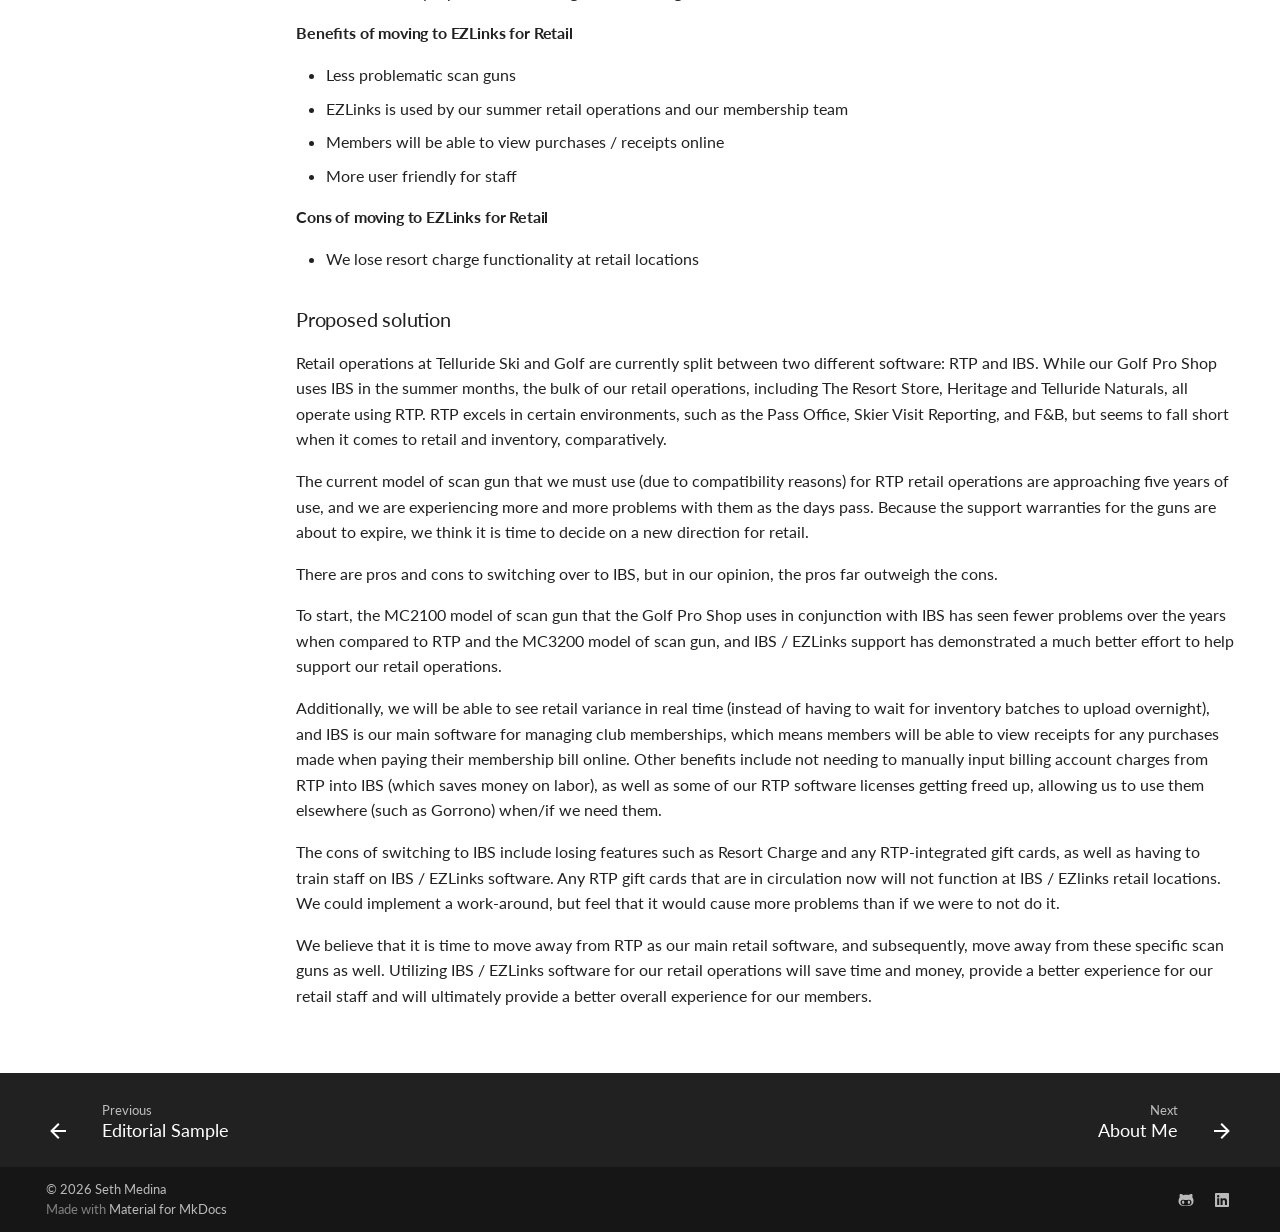
<file: EZLinks_Capital_Proposal/index.html>
<!doctype html>
<html lang="en" class="no-js">
  <head>
    
      <meta charset="utf-8">
      <meta name="viewport" content="width=device-width,initial-scale=1">
      
      
      
      
        <link rel="prev" href="../MTS_Newsletter_Edits/">
      
      
        <link rel="next" href="../AboutMe/">
      
      
        
      
      
      <link rel="icon" href="../assets/images/favicon.png">
      <meta name="generator" content="mkdocs-1.6.1, mkdocs-material-9.7.6">
    
    
      
        <title>Business Proposal - Seth Medina - Technical Writer/Editor</title>
      
    
    
      <link rel="stylesheet" href="../assets/stylesheets/main.484c7ddc.min.css">
      
        
        <link rel="stylesheet" href="../assets/stylesheets/palette.ab4e12ef.min.css">
      
      


    
    
      
    
    
      
        
        
        <link rel="preconnect" href="https://fonts.gstatic.com" crossorigin>
        <link rel="stylesheet" href="https://fonts.googleapis.com/css?family=Lato:300,300i,400,400i,700,700i%7CRoboto+Mono:400,400i,700,700i&display=fallback">
        <style>:root{--md-text-font:"Lato";--md-code-font:"Roboto Mono"}</style>
      
    
    
      <link rel="stylesheet" href="../stylesheets/extra.css">
    
    <script>__md_scope=new URL("..",location),__md_hash=e=>[...e].reduce(((e,_)=>(e<<5)-e+_.charCodeAt(0)),0),__md_get=(e,_=localStorage,t=__md_scope)=>JSON.parse(_.getItem(t.pathname+"."+e)),__md_set=(e,_,t=localStorage,a=__md_scope)=>{try{t.setItem(a.pathname+"."+e,JSON.stringify(_))}catch(e){}}</script>
    
      

    
    
  </head>
  
  
    
    
      
    
    
    
    
    <body dir="ltr" data-md-color-scheme="default" data-md-color-primary="blue-grey" data-md-color-accent="light-blue">
  
    
    <input class="md-toggle" data-md-toggle="drawer" type="checkbox" id="__drawer" autocomplete="off">
    <input class="md-toggle" data-md-toggle="search" type="checkbox" id="__search" autocomplete="off">
    <label class="md-overlay" for="__drawer"></label>
    <div data-md-component="skip">
      
        
        <a href="#business-proposal" class="md-skip">
          Skip to content
        </a>
      
    </div>
    <div data-md-component="announce">
      
    </div>
    
    
      

<header class="md-header" data-md-component="header">
  <nav class="md-header__inner md-grid" aria-label="Header">
    <a href=".." title="Seth Medina - Technical Writer/Editor" class="md-header__button md-logo" aria-label="Seth Medina - Technical Writer/Editor" data-md-component="logo">
      
  
  <svg xmlns="http://www.w3.org/2000/svg" viewBox="0 0 24 24"><path d="M12 8a3 3 0 0 0 3-3 3 3 0 0 0-3-3 3 3 0 0 0-3 3 3 3 0 0 0 3 3m0 3.54C9.64 9.35 6.5 8 3 8v11c3.5 0 6.64 1.35 9 3.54 2.36-2.19 5.5-3.54 9-3.54V8c-3.5 0-6.64 1.35-9 3.54"/></svg>

    </a>
    <label class="md-header__button md-icon" for="__drawer">
      
      <svg xmlns="http://www.w3.org/2000/svg" viewBox="0 0 24 24"><path d="M3 6h18v2H3zm0 5h18v2H3zm0 5h18v2H3z"/></svg>
    </label>
    <div class="md-header__title" data-md-component="header-title">
      <div class="md-header__ellipsis">
        <div class="md-header__topic">
          <span class="md-ellipsis">
            Seth Medina - Technical Writer/Editor
          </span>
        </div>
        <div class="md-header__topic" data-md-component="header-topic">
          <span class="md-ellipsis">
            
              Business Proposal
            
          </span>
        </div>
      </div>
    </div>
    
      
        <form class="md-header__option" data-md-component="palette">
  
    
    
    
    <input class="md-option" data-md-color-media="" data-md-color-scheme="default" data-md-color-primary="blue-grey" data-md-color-accent="light-blue"  aria-label="Switch to dark mode"  type="radio" name="__palette" id="__palette_0">
    
      <label class="md-header__button md-icon" title="Switch to dark mode" for="__palette_1" hidden>
        <svg xmlns="http://www.w3.org/2000/svg" viewBox="0 0 24 24"><path d="M17 6H7c-3.31 0-6 2.69-6 6s2.69 6 6 6h10c3.31 0 6-2.69 6-6s-2.69-6-6-6m0 10H7c-2.21 0-4-1.79-4-4s1.79-4 4-4h10c2.21 0 4 1.79 4 4s-1.79 4-4 4M7 9c-1.66 0-3 1.34-3 3s1.34 3 3 3 3-1.34 3-3-1.34-3-3-3"/></svg>
      </label>
    
  
    
    
    
    <input class="md-option" data-md-color-media="" data-md-color-scheme="slate" data-md-color-primary="blue-grey" data-md-color-accent="light-blue"  aria-label="Switch to light mode"  type="radio" name="__palette" id="__palette_1">
    
      <label class="md-header__button md-icon" title="Switch to light mode" for="__palette_0" hidden>
        <svg xmlns="http://www.w3.org/2000/svg" viewBox="0 0 24 24"><path d="M17 7H7a5 5 0 0 0-5 5 5 5 0 0 0 5 5h10a5 5 0 0 0 5-5 5 5 0 0 0-5-5m0 8a3 3 0 0 1-3-3 3 3 0 0 1 3-3 3 3 0 0 1 3 3 3 3 0 0 1-3 3"/></svg>
      </label>
    
  
</form>
      
    
    
      <script>var palette=__md_get("__palette");if(palette&&palette.color){if("(prefers-color-scheme)"===palette.color.media){var media=matchMedia("(prefers-color-scheme: light)"),input=document.querySelector(media.matches?"[data-md-color-media='(prefers-color-scheme: light)']":"[data-md-color-media='(prefers-color-scheme: dark)']");palette.color.media=input.getAttribute("data-md-color-media"),palette.color.scheme=input.getAttribute("data-md-color-scheme"),palette.color.primary=input.getAttribute("data-md-color-primary"),palette.color.accent=input.getAttribute("data-md-color-accent")}for(var[key,value]of Object.entries(palette.color))document.body.setAttribute("data-md-color-"+key,value)}</script>
    
    
    
      
      
        <label class="md-header__button md-icon" for="__search">
          
          <svg xmlns="http://www.w3.org/2000/svg" viewBox="0 0 24 24"><path d="M9.5 3A6.5 6.5 0 0 1 16 9.5c0 1.61-.59 3.09-1.56 4.23l.27.27h.79l5 5-1.5 1.5-5-5v-.79l-.27-.27A6.52 6.52 0 0 1 9.5 16 6.5 6.5 0 0 1 3 9.5 6.5 6.5 0 0 1 9.5 3m0 2C7 5 5 7 5 9.5S7 14 9.5 14 14 12 14 9.5 12 5 9.5 5"/></svg>
        </label>
        <div class="md-search" data-md-component="search" role="dialog">
  <label class="md-search__overlay" for="__search"></label>
  <div class="md-search__inner" role="search">
    <form class="md-search__form" name="search">
      <input type="text" class="md-search__input" name="query" aria-label="Search" placeholder="Search" autocapitalize="off" autocorrect="off" autocomplete="off" spellcheck="false" data-md-component="search-query" required>
      <label class="md-search__icon md-icon" for="__search">
        
        <svg xmlns="http://www.w3.org/2000/svg" viewBox="0 0 24 24"><path d="M9.5 3A6.5 6.5 0 0 1 16 9.5c0 1.61-.59 3.09-1.56 4.23l.27.27h.79l5 5-1.5 1.5-5-5v-.79l-.27-.27A6.52 6.52 0 0 1 9.5 16 6.5 6.5 0 0 1 3 9.5 6.5 6.5 0 0 1 9.5 3m0 2C7 5 5 7 5 9.5S7 14 9.5 14 14 12 14 9.5 12 5 9.5 5"/></svg>
        
        <svg xmlns="http://www.w3.org/2000/svg" viewBox="0 0 24 24"><path d="M20 11v2H8l5.5 5.5-1.42 1.42L4.16 12l7.92-7.92L13.5 5.5 8 11z"/></svg>
      </label>
      <nav class="md-search__options" aria-label="Search">
        
        <button type="reset" class="md-search__icon md-icon" title="Clear" aria-label="Clear" tabindex="-1">
          
          <svg xmlns="http://www.w3.org/2000/svg" viewBox="0 0 24 24"><path d="M19 6.41 17.59 5 12 10.59 6.41 5 5 6.41 10.59 12 5 17.59 6.41 19 12 13.41 17.59 19 19 17.59 13.41 12z"/></svg>
        </button>
      </nav>
      
        <div class="md-search__suggest" data-md-component="search-suggest"></div>
      
    </form>
    <div class="md-search__output">
      <div class="md-search__scrollwrap" tabindex="0" data-md-scrollfix>
        <div class="md-search-result" data-md-component="search-result">
          <div class="md-search-result__meta">
            Initializing search
          </div>
          <ol class="md-search-result__list" role="presentation"></ol>
        </div>
      </div>
    </div>
  </div>
</div>
      
    
    
  </nav>
  
</header>
    
    <div class="md-container" data-md-component="container">
      
      
        
          
            
<nav class="md-tabs" aria-label="Tabs" data-md-component="tabs">
  <div class="md-grid">
    <ul class="md-tabs__list">
      
        
  
  
  
  
    <li class="md-tabs__item">
      <a href=".." class="md-tabs__link">
        
  
  
    
  
  Home

      </a>
    </li>
  

      
        
  
  
  
  
    <li class="md-tabs__item">
      <a href="../DataAvailability_Snowflake/" class="md-tabs__link">
        
  
  
    
  
  Technical Reference

      </a>
    </li>
  

      
        
  
  
  
  
    <li class="md-tabs__item">
      <a href="../AuthBridgeService/" class="md-tabs__link">
        
  
  
    
  
  API / Developer Doc

      </a>
    </li>
  

      
        
  
  
  
  
    <li class="md-tabs__item">
      <a href="../Act_ConnectLink_Install/" class="md-tabs__link">
        
  
  
    
  
  Installation & Configuration Guide

      </a>
    </li>
  

      
        
  
  
  
  
    <li class="md-tabs__item">
      <a href="../MTS_Newsletter_Edits/" class="md-tabs__link">
        
  
  
    
  
  Editorial Sample

      </a>
    </li>
  

      
        
  
  
  
    
  
  
    <li class="md-tabs__item md-tabs__item--active">
      <a href="./" class="md-tabs__link">
        
  
  
    
  
  Business Proposal

      </a>
    </li>
  

      
        
  
  
  
  
    <li class="md-tabs__item">
      <a href="../AboutMe/" class="md-tabs__link">
        
  
  
    
  
  About Me

      </a>
    </li>
  

      
    </ul>
  </div>
</nav>
          
        
      
      <main class="md-main" data-md-component="main">
        <div class="md-main__inner md-grid">
          
            
              
              <div class="md-sidebar md-sidebar--primary" data-md-component="sidebar" data-md-type="navigation" >
                <div class="md-sidebar__scrollwrap">
                  <div class="md-sidebar__inner">
                    


  


  

<nav class="md-nav md-nav--primary md-nav--lifted md-nav--integrated" aria-label="Navigation" data-md-level="0">
  <label class="md-nav__title" for="__drawer">
    <a href=".." title="Seth Medina - Technical Writer/Editor" class="md-nav__button md-logo" aria-label="Seth Medina - Technical Writer/Editor" data-md-component="logo">
      
  
  <svg xmlns="http://www.w3.org/2000/svg" viewBox="0 0 24 24"><path d="M12 8a3 3 0 0 0 3-3 3 3 0 0 0-3-3 3 3 0 0 0-3 3 3 3 0 0 0 3 3m0 3.54C9.64 9.35 6.5 8 3 8v11c3.5 0 6.64 1.35 9 3.54 2.36-2.19 5.5-3.54 9-3.54V8c-3.5 0-6.64 1.35-9 3.54"/></svg>

    </a>
    Seth Medina - Technical Writer/Editor
  </label>
  
  <ul class="md-nav__list" data-md-scrollfix>
    
      
      
  
  
  
  
    <li class="md-nav__item">
      <a href=".." class="md-nav__link">
        
  
  
  <span class="md-ellipsis">
    
  
    Home
  

    
  </span>
  
  

      </a>
    </li>
  

    
      
      
  
  
  
  
    <li class="md-nav__item">
      <a href="../DataAvailability_Snowflake/" class="md-nav__link">
        
  
  
  <span class="md-ellipsis">
    
  
    Technical Reference
  

    
  </span>
  
  

      </a>
    </li>
  

    
      
      
  
  
  
  
    <li class="md-nav__item">
      <a href="../AuthBridgeService/" class="md-nav__link">
        
  
  
  <span class="md-ellipsis">
    
  
    API / Developer Doc
  

    
  </span>
  
  

      </a>
    </li>
  

    
      
      
  
  
  
  
    <li class="md-nav__item">
      <a href="../Act_ConnectLink_Install/" class="md-nav__link">
        
  
  
  <span class="md-ellipsis">
    
  
    Installation & Configuration Guide
  

    
  </span>
  
  

      </a>
    </li>
  

    
      
      
  
  
  
  
    <li class="md-nav__item">
      <a href="../MTS_Newsletter_Edits/" class="md-nav__link">
        
  
  
  <span class="md-ellipsis">
    
  
    Editorial Sample
  

    
  </span>
  
  

      </a>
    </li>
  

    
      
      
  
  
    
  
  
  
    <li class="md-nav__item md-nav__item--active">
      
      <input class="md-nav__toggle md-toggle" type="checkbox" id="__toc">
      
      
        
      
      
        <label class="md-nav__link md-nav__link--active" for="__toc">
          
  
  
  <span class="md-ellipsis">
    
  
    Business Proposal
  

    
  </span>
  
  

          <span class="md-nav__icon md-icon"></span>
        </label>
      
      <a href="./" class="md-nav__link md-nav__link--active">
        
  
  
  <span class="md-ellipsis">
    
  
    Business Proposal
  

    
  </span>
  
  

      </a>
      
        

<nav class="md-nav md-nav--secondary" aria-label="Table of contents">
  
  
  
    
  
  
    <label class="md-nav__title" for="__toc">
      <span class="md-nav__icon md-icon"></span>
      Table of contents
    </label>
    <ul class="md-nav__list" data-md-component="toc" data-md-scrollfix>
      
        <li class="md-nav__item">
  <a href="#capital-expense-project-proposal" class="md-nav__link">
    <span class="md-ellipsis">
      
        Capital Expense Project Proposal
      
    </span>
  </a>
  
    <nav class="md-nav" aria-label="Capital Expense Project Proposal">
      <ul class="md-nav__list">
        
          <li class="md-nav__item">
  <a href="#retail-ezlinks-capital-proposal" class="md-nav__link">
    <span class="md-ellipsis">
      
        Retail EZLinks Capital Proposal
      
    </span>
  </a>
  
    <nav class="md-nav" aria-label="Retail EZLinks Capital Proposal">
      <ul class="md-nav__list">
        
          <li class="md-nav__item">
  <a href="#hardware-costs" class="md-nav__link">
    <span class="md-ellipsis">
      
        Hardware Costs
      
    </span>
  </a>
  
</li>
        
          <li class="md-nav__item">
  <a href="#software-costs" class="md-nav__link">
    <span class="md-ellipsis">
      
        Software Costs
      
    </span>
  </a>
  
</li>
        
          <li class="md-nav__item">
  <a href="#current-rtp-retail-deficiencies" class="md-nav__link">
    <span class="md-ellipsis">
      
        Current RTP Retail deficiencies
      
    </span>
  </a>
  
</li>
        
          <li class="md-nav__item">
  <a href="#benefits-of-moving-to-ezlinks-for-retail" class="md-nav__link">
    <span class="md-ellipsis">
      
        Benefits of moving to EZLinks for Retail
      
    </span>
  </a>
  
</li>
        
          <li class="md-nav__item">
  <a href="#cons-of-moving-to-ezlinks-for-retail" class="md-nav__link">
    <span class="md-ellipsis">
      
        Cons of moving to EZLinks for Retail
      
    </span>
  </a>
  
</li>
        
      </ul>
    </nav>
  
</li>
        
          <li class="md-nav__item">
  <a href="#proposed-solution" class="md-nav__link">
    <span class="md-ellipsis">
      
        Proposed solution
      
    </span>
  </a>
  
</li>
        
      </ul>
    </nav>
  
</li>
      
    </ul>
  
</nav>
      
    </li>
  

    
      
      
  
  
  
  
    <li class="md-nav__item">
      <a href="../AboutMe/" class="md-nav__link">
        
  
  
  <span class="md-ellipsis">
    
  
    About Me
  

    
  </span>
  
  

      </a>
    </li>
  

    
  </ul>
</nav>
                  </div>
                </div>
              </div>
            
            
          
          
            <div class="md-content" data-md-component="content">
              
              <article class="md-content__inner md-typeset">
                
                  



<h1 id="business-proposal">Business Proposal</h1>
<p>This proposal was written for the Information Systems department at a previous employer to make the case for replacing legacy point-of-sale software. It covers current pain points, cost estimates, and a narrative rationale for the proposed solution.</p>
<h2 id="capital-expense-project-proposal">Capital Expense Project Proposal</h2>
<h3 id="retail-ezlinks-capital-proposal">Retail EZLinks Capital Proposal</h3>
<h4 id="hardware-costs">Hardware Costs</h4>
<table>
<thead>
<tr>
<th>Item</th>
<th>Quantity</th>
<th>Cost (One-time)</th>
<th>Cost (Total)</th>
</tr>
</thead>
<tbody>
<tr>
<td>MC2100 Model Scan Guns (or similar)</td>
<td>11</td>
<td>~ $9,075</td>
<td>~ $9,075</td>
</tr>
<tr>
<td>3-Year Service Warranty</td>
<td>11</td>
<td>~ $2,860</td>
<td>~ $2,860</td>
</tr>
<tr>
<td>MC2100 Scan Gun Cradles + Accessories</td>
<td>6</td>
<td>~ $1,694</td>
<td>~ $1,694</td>
</tr>
<tr>
<td>Total</td>
<td>-</td>
<td>~ $13,629</td>
<td>~ $13,629</td>
</tr>
</tbody>
</table>
<ul>
<li>Cost per scan gun: ~ $1,085 for IBS / ~ $1,720 for RTP</li>
</ul>
<h4 id="software-costs">Software Costs</h4>
<table>
<thead>
<tr>
<th>Item</th>
<th>Quantity</th>
<th>Cost (Monthly)</th>
<th>Cost (Annually)</th>
</tr>
</thead>
<tbody>
<tr>
<td>IBS Software License / Maintenance &amp; Support</td>
<td>6</td>
<td>$60 each</td>
<td>$4,320</td>
</tr>
<tr>
<td>IBS Retail Inventory Modules</td>
<td>-</td>
<td>-</td>
<td>$0</td>
</tr>
<tr>
<td>Total</td>
<td>-</td>
<td>-</td>
<td>$4,320</td>
</tr>
</tbody>
</table>
<table>
<thead>
<tr>
<th>Item</th>
<th>Quantity</th>
<th>Cost (Monthly)</th>
<th>Cost (Annually)</th>
</tr>
</thead>
<tbody>
<tr>
<td>RTP Software License / Maintenance &amp; Support</td>
<td>6</td>
<td>$65 each</td>
<td>$4,680</td>
</tr>
<tr>
<td>Active Network Retail Inventory Modules</td>
<td>-</td>
<td>-</td>
<td>$2,415</td>
</tr>
<tr>
<td>Total</td>
<td>-</td>
<td>-</td>
<td>$7,095</td>
</tr>
</tbody>
</table>
<ul>
<li>IBS software license and maintenance &amp; support cost $60/month each, RTP costs $65/month each.</li>
<li>Active Network Retail Inventory Modules are additional for RTP, costing $2,415 annually.</li>
</ul>
<h4 id="current-rtp-retail-deficiencies">Current RTP Retail deficiencies</h4>
<ul>
<li>Scan guns are reaching life expectancy</li>
<li>RTP scan guns experience more problems than those used with IBS / EZLinks</li>
<li>Active Network support not as strong as EZLinks support</li>
<li>Unable to view retail variance in real-time</li>
<li>Poor membership experience; EZLinks is our preferred membership software</li>
<li>Must manually input member billing account charges from RTP to EZLinks</li>
</ul>
<h4 id="benefits-of-moving-to-ezlinks-for-retail">Benefits of moving to EZLinks for Retail</h4>
<ul>
<li>Less problematic scan guns</li>
<li>EZLinks is used by our summer retail operations and our membership team</li>
<li>Members will be able to view purchases / receipts online</li>
<li>More user friendly for staff</li>
</ul>
<h4 id="cons-of-moving-to-ezlinks-for-retail">Cons of moving to EZLinks for Retail</h4>
<ul>
<li>We lose resort charge functionality at retail locations</li>
</ul>
<h3 id="proposed-solution">Proposed solution</h3>
<p>Retail operations at Telluride Ski and Golf are currently split between two different software:
RTP and IBS. While our Golf Pro Shop uses IBS in the summer months, the bulk of our retail
operations, including The Resort Store, Heritage and Telluride Naturals, all operate using RTP.
RTP excels in certain environments, such as the Pass Office, Skier Visit Reporting, and F&amp;B, but seems to fall short when it comes to retail and inventory, comparatively.</p>
<p>The current model of scan gun that we must use (due to compatibility reasons) for RTP retail
operations are approaching five years of use, and we are experiencing more and more
problems with them as the days pass. Because the support warranties for the guns are about to
expire, we think it is time to decide on a new direction for retail.</p>
<p>There are pros and cons to switching over to IBS, but in our opinion, the pros far
outweigh the cons. </p>
<p>To start, the MC2100 model of scan gun that the Golf Pro Shop uses in
conjunction with IBS has seen fewer problems over the years when compared to RTP and the
MC3200 model of scan gun, and IBS / EZLinks support has demonstrated a much better effort
to help support our retail operations.</p>
<p>Additionally, we will be able to see retail variance in real time (instead of having to wait for
inventory batches to upload overnight), and IBS is our main software for managing club
memberships, which means members will be able to view receipts for any purchases made
when paying their membership bill online. Other benefits include not needing to manually input
billing account charges from RTP into IBS (which saves money on labor), as well as some of our
RTP software licenses getting freed up, allowing us to use them elsewhere (such as Gorrono)
when/if we need them.</p>
<p>The cons of switching to IBS include losing features such as Resort Charge and any
RTP-integrated gift cards, as well as having to train staff on IBS / EZLinks software. Any RTP
gift cards that are in circulation now will not function at IBS / EZlinks retail locations. We could
implement a work-around, but feel that it would cause more problems than if we were to not do
it.</p>
<p>We believe that it is time to move away from RTP as our main retail software, and subsequently,
move away from these specific scan guns as well. Utilizing IBS / EZLinks software for our retail
operations will save time and money, provide a better experience for our retail staff and will
ultimately provide a better overall experience for our members.</p>












                
              </article>
            </div>
          
          
  <script>var tabs=__md_get("__tabs");if(Array.isArray(tabs))e:for(var set of document.querySelectorAll(".tabbed-set")){var labels=set.querySelector(".tabbed-labels");for(var tab of tabs)for(var label of labels.getElementsByTagName("label"))if(label.innerText.trim()===tab){var input=document.getElementById(label.htmlFor);input.checked=!0;continue e}}</script>

<script>var target=document.getElementById(location.hash.slice(1));target&&target.name&&(target.checked=target.name.startsWith("__tabbed_"))</script>
        </div>
        
          <button type="button" class="md-top md-icon" data-md-component="top" hidden>
  
  <svg xmlns="http://www.w3.org/2000/svg" viewBox="0 0 24 24"><path d="M13 20h-2V8l-5.5 5.5-1.42-1.42L12 4.16l7.92 7.92-1.42 1.42L13 8z"/></svg>
  Back to top
</button>
        
      </main>
      
        <footer class="md-footer">
  
    
      
      <nav class="md-footer__inner md-grid" aria-label="Footer" >
        
          
          <a href="../MTS_Newsletter_Edits/" class="md-footer__link md-footer__link--prev" aria-label="Previous: Editorial Sample">
            <div class="md-footer__button md-icon">
              
              <svg xmlns="http://www.w3.org/2000/svg" viewBox="0 0 24 24"><path d="M20 11v2H8l5.5 5.5-1.42 1.42L4.16 12l7.92-7.92L13.5 5.5 8 11z"/></svg>
            </div>
            <div class="md-footer__title">
              <span class="md-footer__direction">
                Previous
              </span>
              <div class="md-ellipsis">
                Editorial Sample
              </div>
            </div>
          </a>
        
        
          
          <a href="../AboutMe/" class="md-footer__link md-footer__link--next" aria-label="Next: About Me">
            <div class="md-footer__title">
              <span class="md-footer__direction">
                Next
              </span>
              <div class="md-ellipsis">
                About Me
              </div>
            </div>
            <div class="md-footer__button md-icon">
              
              <svg xmlns="http://www.w3.org/2000/svg" viewBox="0 0 24 24"><path d="M4 11v2h12l-5.5 5.5 1.42 1.42L19.84 12l-7.92-7.92L10.5 5.5 16 11z"/></svg>
            </div>
          </a>
        
      </nav>
    
  
  <div class="md-footer-meta md-typeset">
    <div class="md-footer-meta__inner md-grid">
      <div class="md-copyright">
  
    <div class="md-copyright__highlight">
      &copy; 2026 <a href="https://linkedin.com/in/sethtmedina" target="_blank" rel="noopener">Seth Medina</a>
    </div>
  
  
    Made with
    <a href="https://squidfunk.github.io/mkdocs-material/" target="_blank" rel="noopener">
      Material for MkDocs
    </a>
  
</div>
      
        
<div class="md-social">
  
    
    
    
    
      
      
    
    <a href="https://github.com/medinast21" target="_blank" rel="noopener" title="github.com" class="md-social__link">
      <svg xmlns="http://www.w3.org/2000/svg" viewBox="0 0 512 512"><!--! Font Awesome Free 7.1.0 by @fontawesome - https://fontawesome.com License - https://fontawesome.com/license/free (Icons: CC BY 4.0, Fonts: SIL OFL 1.1, Code: MIT License) Copyright 2025 Fonticons, Inc.--><path d="M202.1 328.7c0 20.9-10.9 55.1-36.7 55.1s-36.7-34.2-36.7-55.1 10.9-55.1 36.7-55.1 36.7 34.2 36.7 55.1M496 278.2c0 31.9-3.2 65.7-17.5 95-37.9 76.6-142.1 74.8-216.7 74.8-75.8 0-186.2 2.7-225.6-74.8-14.6-29-20.2-63.1-20.2-95 0-41.9 13.9-81.5 41.5-113.6-5.2-15.8-7.7-32.4-7.7-48.8 0-21.5 4.9-32.3 14.6-51.8 45.3 0 74.3 9 108.8 36 29-6.9 58.8-10 88.7-10 27 0 54.2 2.9 80.4 9.2 34-26.7 63-35.2 107.8-35.2 9.8 19.5 14.6 30.3 14.6 51.8 0 16.4-2.6 32.7-7.7 48.2 27.5 32.4 39 72.3 39 114.2m-64.3 50.5c0-43.9-26.7-82.6-73.5-82.6-18.9 0-37 3.4-56 6-14.9 2.3-29.8 3.2-45.1 3.2-15.2 0-30.1-.9-45.1-3.2-18.7-2.6-37-6-56-6-46.8 0-73.5 38.7-73.5 82.6 0 87.8 80.4 101.3 150.4 101.3h48.2c70.3 0 150.6-13.4 150.6-101.3m-82.6-55.1c-25.8 0-36.7 34.2-36.7 55.1s10.9 55.1 36.7 55.1 36.7-34.2 36.7-55.1-10.9-55.1-36.7-55.1"/></svg>
    </a>
  
    
    
    
    
      
      
    
    <a href="https://linkedin.com/in/sethtmedina" target="_blank" rel="noopener" title="linkedin.com" class="md-social__link">
      <svg xmlns="http://www.w3.org/2000/svg" viewBox="0 0 448 512"><!--! Font Awesome Free 7.1.0 by @fontawesome - https://fontawesome.com License - https://fontawesome.com/license/free (Icons: CC BY 4.0, Fonts: SIL OFL 1.1, Code: MIT License) Copyright 2025 Fonticons, Inc.--><path d="M416 32H31.9C14.3 32 0 46.5 0 64.3v383.4C0 465.5 14.3 480 31.9 480H416c17.6 0 32-14.5 32-32.3V64.3c0-17.8-14.4-32.3-32-32.3M135.4 416H69V202.2h66.5V416zM102.2 96a38.5 38.5 0 1 1 0 77 38.5 38.5 0 1 1 0-77m282.1 320h-66.4V312c0-24.8-.5-56.7-34.5-56.7-34.6 0-39.9 27-39.9 54.9V416h-66.4V202.2h63.7v29.2h.9c8.9-16.8 30.6-34.5 62.9-34.5 67.2 0 79.7 44.3 79.7 101.9z"/></svg>
    </a>
  
</div>
      
    </div>
  </div>
</footer>
      
    </div>
    <div class="md-dialog" data-md-component="dialog">
      <div class="md-dialog__inner md-typeset"></div>
    </div>
    
    
    
      
      
      <script id="__config" type="application/json">{"annotate": null, "base": "..", "features": ["navigation.tabs", "navigation.sections", "toc.integrate", "navigation.top", "navigation.footer", "search.suggest", "search.highlight", "content.tabs.link", "content.code.annotation", "content.code.copy"], "search": "../assets/javascripts/workers/search.2c215733.min.js", "tags": null, "translations": {"clipboard.copied": "Copied to clipboard", "clipboard.copy": "Copy to clipboard", "search.result.more.one": "1 more on this page", "search.result.more.other": "# more on this page", "search.result.none": "No matching documents", "search.result.one": "1 matching document", "search.result.other": "# matching documents", "search.result.placeholder": "Type to start searching", "search.result.term.missing": "Missing", "select.version": "Select version"}, "version": null}</script>
    
    
      <script src="../assets/javascripts/bundle.79ae519e.min.js"></script>
      
    
  </body>
</html>
</file>
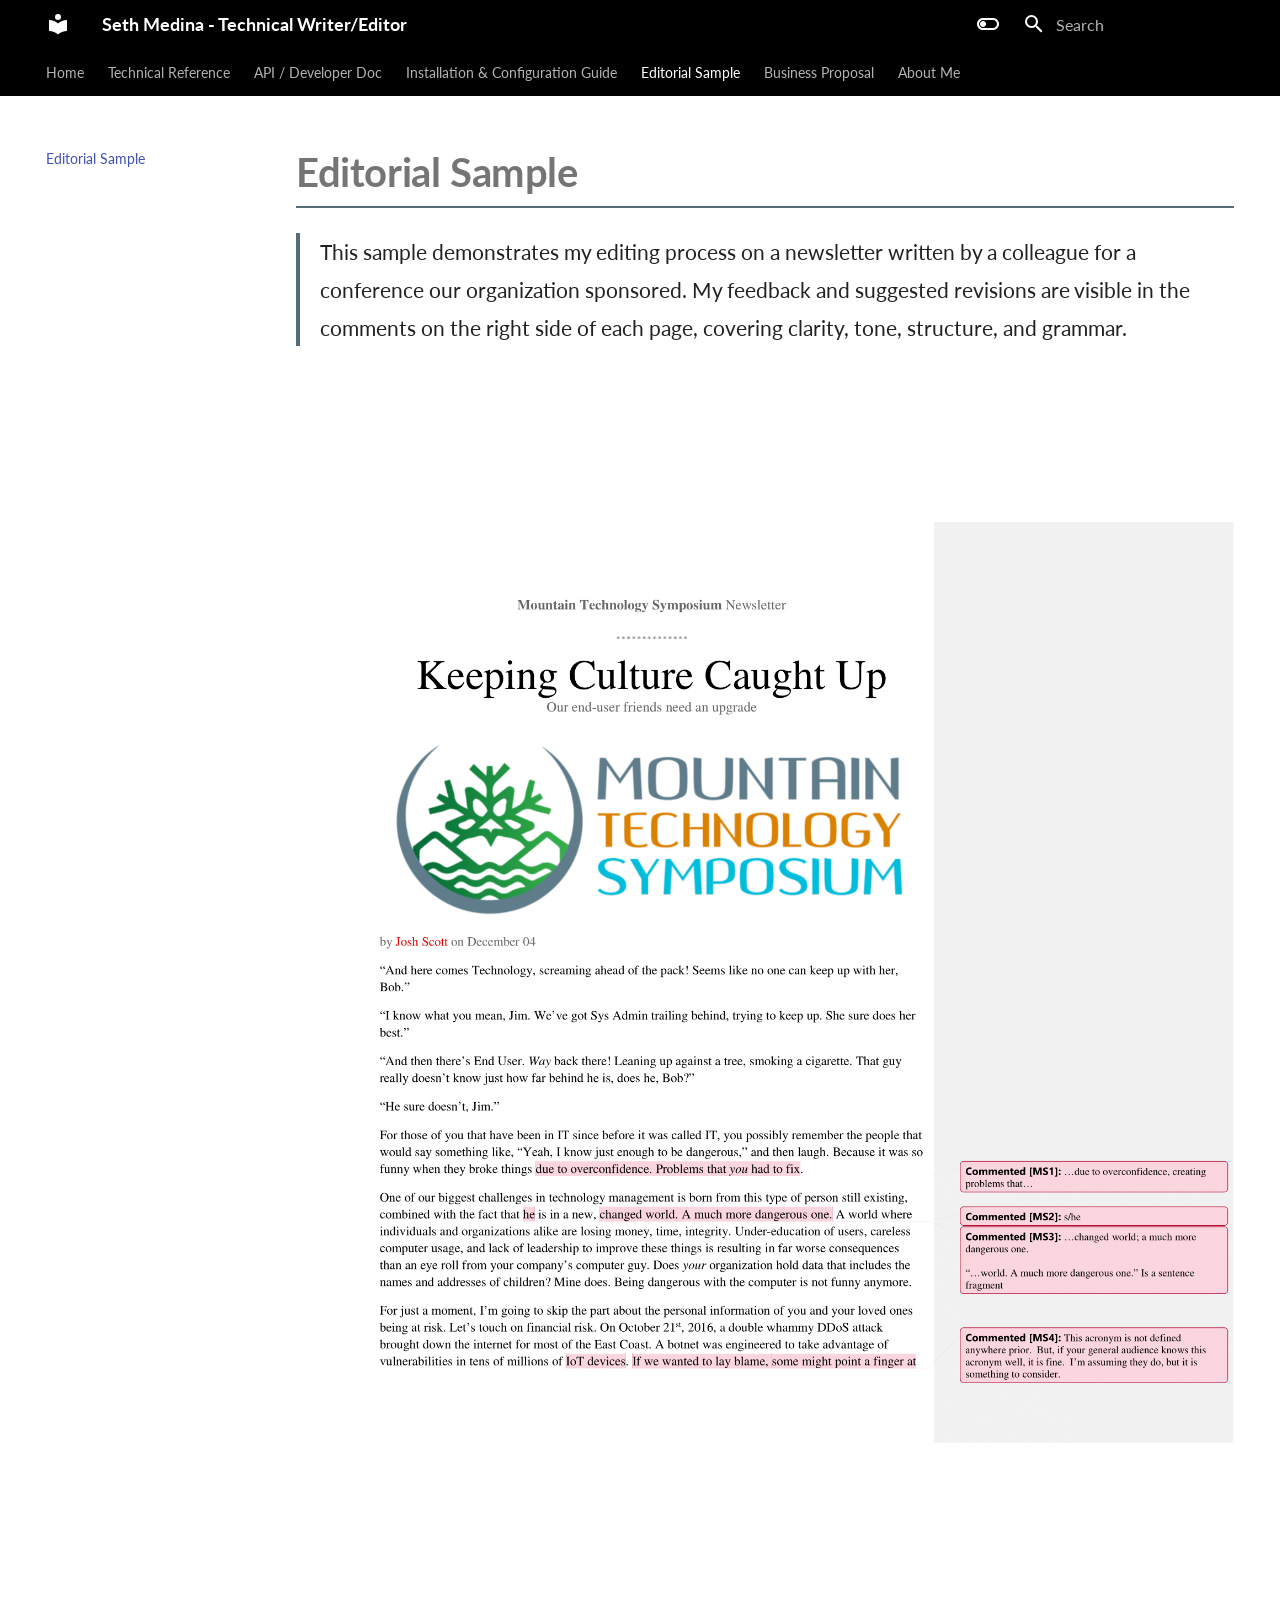
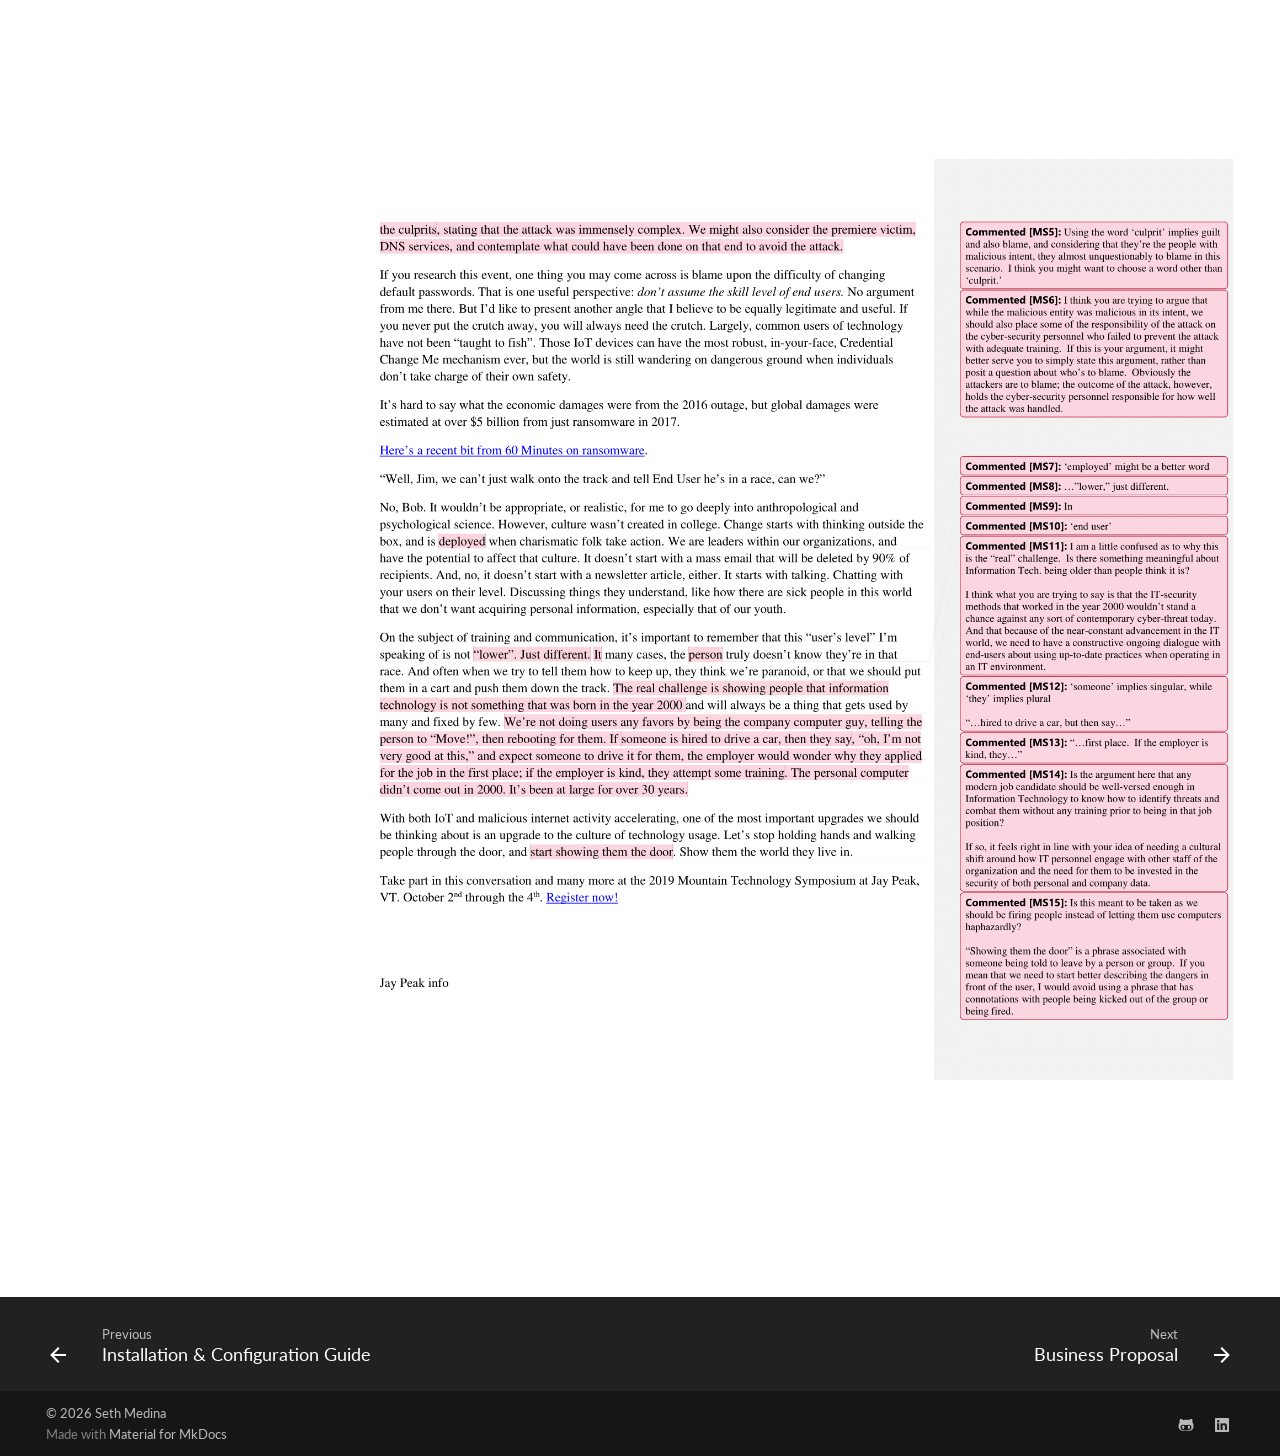
<file: MTS_Newsletter_Edits/index.html>
<!doctype html>
<html lang="en" class="no-js">
  <head>
    
      <meta charset="utf-8">
      <meta name="viewport" content="width=device-width,initial-scale=1">
      
      
      
      
        <link rel="prev" href="../Act_ConnectLink_Install/">
      
      
        <link rel="next" href="../EZLinks_Capital_Proposal/">
      
      
        
      
      
      <link rel="icon" href="../assets/images/favicon.png">
      <meta name="generator" content="mkdocs-1.6.1, mkdocs-material-9.7.6">
    
    
      
        <title>Editorial Sample - Seth Medina - Technical Writer/Editor</title>
      
    
    
      <link rel="stylesheet" href="../assets/stylesheets/main.484c7ddc.min.css">
      
        
        <link rel="stylesheet" href="../assets/stylesheets/palette.ab4e12ef.min.css">
      
      


    
    
      
    
    
      
        
        
        <link rel="preconnect" href="https://fonts.gstatic.com" crossorigin>
        <link rel="stylesheet" href="https://fonts.googleapis.com/css?family=Lato:300,300i,400,400i,700,700i%7CRoboto+Mono:400,400i,700,700i&display=fallback">
        <style>:root{--md-text-font:"Lato";--md-code-font:"Roboto Mono"}</style>
      
    
    
      <link rel="stylesheet" href="../stylesheets/extra.css">
    
    <script>__md_scope=new URL("..",location),__md_hash=e=>[...e].reduce(((e,_)=>(e<<5)-e+_.charCodeAt(0)),0),__md_get=(e,_=localStorage,t=__md_scope)=>JSON.parse(_.getItem(t.pathname+"."+e)),__md_set=(e,_,t=localStorage,a=__md_scope)=>{try{t.setItem(a.pathname+"."+e,JSON.stringify(_))}catch(e){}}</script>
    
      

    
    
  </head>
  
  
    
    
      
    
    
    
    
    <body dir="ltr" data-md-color-scheme="default" data-md-color-primary="blue-grey" data-md-color-accent="light-blue">
  
    
    <input class="md-toggle" data-md-toggle="drawer" type="checkbox" id="__drawer" autocomplete="off">
    <input class="md-toggle" data-md-toggle="search" type="checkbox" id="__search" autocomplete="off">
    <label class="md-overlay" for="__drawer"></label>
    <div data-md-component="skip">
      
        
        <a href="#editorial-sample" class="md-skip">
          Skip to content
        </a>
      
    </div>
    <div data-md-component="announce">
      
    </div>
    
    
      

<header class="md-header" data-md-component="header">
  <nav class="md-header__inner md-grid" aria-label="Header">
    <a href=".." title="Seth Medina - Technical Writer/Editor" class="md-header__button md-logo" aria-label="Seth Medina - Technical Writer/Editor" data-md-component="logo">
      
  
  <svg xmlns="http://www.w3.org/2000/svg" viewBox="0 0 24 24"><path d="M12 8a3 3 0 0 0 3-3 3 3 0 0 0-3-3 3 3 0 0 0-3 3 3 3 0 0 0 3 3m0 3.54C9.64 9.35 6.5 8 3 8v11c3.5 0 6.64 1.35 9 3.54 2.36-2.19 5.5-3.54 9-3.54V8c-3.5 0-6.64 1.35-9 3.54"/></svg>

    </a>
    <label class="md-header__button md-icon" for="__drawer">
      
      <svg xmlns="http://www.w3.org/2000/svg" viewBox="0 0 24 24"><path d="M3 6h18v2H3zm0 5h18v2H3zm0 5h18v2H3z"/></svg>
    </label>
    <div class="md-header__title" data-md-component="header-title">
      <div class="md-header__ellipsis">
        <div class="md-header__topic">
          <span class="md-ellipsis">
            Seth Medina - Technical Writer/Editor
          </span>
        </div>
        <div class="md-header__topic" data-md-component="header-topic">
          <span class="md-ellipsis">
            
              Editorial Sample
            
          </span>
        </div>
      </div>
    </div>
    
      
        <form class="md-header__option" data-md-component="palette">
  
    
    
    
    <input class="md-option" data-md-color-media="" data-md-color-scheme="default" data-md-color-primary="blue-grey" data-md-color-accent="light-blue"  aria-label="Switch to dark mode"  type="radio" name="__palette" id="__palette_0">
    
      <label class="md-header__button md-icon" title="Switch to dark mode" for="__palette_1" hidden>
        <svg xmlns="http://www.w3.org/2000/svg" viewBox="0 0 24 24"><path d="M17 6H7c-3.31 0-6 2.69-6 6s2.69 6 6 6h10c3.31 0 6-2.69 6-6s-2.69-6-6-6m0 10H7c-2.21 0-4-1.79-4-4s1.79-4 4-4h10c2.21 0 4 1.79 4 4s-1.79 4-4 4M7 9c-1.66 0-3 1.34-3 3s1.34 3 3 3 3-1.34 3-3-1.34-3-3-3"/></svg>
      </label>
    
  
    
    
    
    <input class="md-option" data-md-color-media="" data-md-color-scheme="slate" data-md-color-primary="blue-grey" data-md-color-accent="light-blue"  aria-label="Switch to light mode"  type="radio" name="__palette" id="__palette_1">
    
      <label class="md-header__button md-icon" title="Switch to light mode" for="__palette_0" hidden>
        <svg xmlns="http://www.w3.org/2000/svg" viewBox="0 0 24 24"><path d="M17 7H7a5 5 0 0 0-5 5 5 5 0 0 0 5 5h10a5 5 0 0 0 5-5 5 5 0 0 0-5-5m0 8a3 3 0 0 1-3-3 3 3 0 0 1 3-3 3 3 0 0 1 3 3 3 3 0 0 1-3 3"/></svg>
      </label>
    
  
</form>
      
    
    
      <script>var palette=__md_get("__palette");if(palette&&palette.color){if("(prefers-color-scheme)"===palette.color.media){var media=matchMedia("(prefers-color-scheme: light)"),input=document.querySelector(media.matches?"[data-md-color-media='(prefers-color-scheme: light)']":"[data-md-color-media='(prefers-color-scheme: dark)']");palette.color.media=input.getAttribute("data-md-color-media"),palette.color.scheme=input.getAttribute("data-md-color-scheme"),palette.color.primary=input.getAttribute("data-md-color-primary"),palette.color.accent=input.getAttribute("data-md-color-accent")}for(var[key,value]of Object.entries(palette.color))document.body.setAttribute("data-md-color-"+key,value)}</script>
    
    
    
      
      
        <label class="md-header__button md-icon" for="__search">
          
          <svg xmlns="http://www.w3.org/2000/svg" viewBox="0 0 24 24"><path d="M9.5 3A6.5 6.5 0 0 1 16 9.5c0 1.61-.59 3.09-1.56 4.23l.27.27h.79l5 5-1.5 1.5-5-5v-.79l-.27-.27A6.52 6.52 0 0 1 9.5 16 6.5 6.5 0 0 1 3 9.5 6.5 6.5 0 0 1 9.5 3m0 2C7 5 5 7 5 9.5S7 14 9.5 14 14 12 14 9.5 12 5 9.5 5"/></svg>
        </label>
        <div class="md-search" data-md-component="search" role="dialog">
  <label class="md-search__overlay" for="__search"></label>
  <div class="md-search__inner" role="search">
    <form class="md-search__form" name="search">
      <input type="text" class="md-search__input" name="query" aria-label="Search" placeholder="Search" autocapitalize="off" autocorrect="off" autocomplete="off" spellcheck="false" data-md-component="search-query" required>
      <label class="md-search__icon md-icon" for="__search">
        
        <svg xmlns="http://www.w3.org/2000/svg" viewBox="0 0 24 24"><path d="M9.5 3A6.5 6.5 0 0 1 16 9.5c0 1.61-.59 3.09-1.56 4.23l.27.27h.79l5 5-1.5 1.5-5-5v-.79l-.27-.27A6.52 6.52 0 0 1 9.5 16 6.5 6.5 0 0 1 3 9.5 6.5 6.5 0 0 1 9.5 3m0 2C7 5 5 7 5 9.5S7 14 9.5 14 14 12 14 9.5 12 5 9.5 5"/></svg>
        
        <svg xmlns="http://www.w3.org/2000/svg" viewBox="0 0 24 24"><path d="M20 11v2H8l5.5 5.5-1.42 1.42L4.16 12l7.92-7.92L13.5 5.5 8 11z"/></svg>
      </label>
      <nav class="md-search__options" aria-label="Search">
        
        <button type="reset" class="md-search__icon md-icon" title="Clear" aria-label="Clear" tabindex="-1">
          
          <svg xmlns="http://www.w3.org/2000/svg" viewBox="0 0 24 24"><path d="M19 6.41 17.59 5 12 10.59 6.41 5 5 6.41 10.59 12 5 17.59 6.41 19 12 13.41 17.59 19 19 17.59 13.41 12z"/></svg>
        </button>
      </nav>
      
        <div class="md-search__suggest" data-md-component="search-suggest"></div>
      
    </form>
    <div class="md-search__output">
      <div class="md-search__scrollwrap" tabindex="0" data-md-scrollfix>
        <div class="md-search-result" data-md-component="search-result">
          <div class="md-search-result__meta">
            Initializing search
          </div>
          <ol class="md-search-result__list" role="presentation"></ol>
        </div>
      </div>
    </div>
  </div>
</div>
      
    
    
  </nav>
  
</header>
    
    <div class="md-container" data-md-component="container">
      
      
        
          
            
<nav class="md-tabs" aria-label="Tabs" data-md-component="tabs">
  <div class="md-grid">
    <ul class="md-tabs__list">
      
        
  
  
  
  
    <li class="md-tabs__item">
      <a href=".." class="md-tabs__link">
        
  
  
    
  
  Home

      </a>
    </li>
  

      
        
  
  
  
  
    <li class="md-tabs__item">
      <a href="../DataAvailability_Snowflake/" class="md-tabs__link">
        
  
  
    
  
  Technical Reference

      </a>
    </li>
  

      
        
  
  
  
  
    <li class="md-tabs__item">
      <a href="../AuthBridgeService/" class="md-tabs__link">
        
  
  
    
  
  API / Developer Doc

      </a>
    </li>
  

      
        
  
  
  
  
    <li class="md-tabs__item">
      <a href="../Act_ConnectLink_Install/" class="md-tabs__link">
        
  
  
    
  
  Installation & Configuration Guide

      </a>
    </li>
  

      
        
  
  
  
    
  
  
    <li class="md-tabs__item md-tabs__item--active">
      <a href="./" class="md-tabs__link">
        
  
  
    
  
  Editorial Sample

      </a>
    </li>
  

      
        
  
  
  
  
    <li class="md-tabs__item">
      <a href="../EZLinks_Capital_Proposal/" class="md-tabs__link">
        
  
  
    
  
  Business Proposal

      </a>
    </li>
  

      
        
  
  
  
  
    <li class="md-tabs__item">
      <a href="../AboutMe/" class="md-tabs__link">
        
  
  
    
  
  About Me

      </a>
    </li>
  

      
    </ul>
  </div>
</nav>
          
        
      
      <main class="md-main" data-md-component="main">
        <div class="md-main__inner md-grid">
          
            
              
              <div class="md-sidebar md-sidebar--primary" data-md-component="sidebar" data-md-type="navigation" >
                <div class="md-sidebar__scrollwrap">
                  <div class="md-sidebar__inner">
                    


  


  

<nav class="md-nav md-nav--primary md-nav--lifted md-nav--integrated" aria-label="Navigation" data-md-level="0">
  <label class="md-nav__title" for="__drawer">
    <a href=".." title="Seth Medina - Technical Writer/Editor" class="md-nav__button md-logo" aria-label="Seth Medina - Technical Writer/Editor" data-md-component="logo">
      
  
  <svg xmlns="http://www.w3.org/2000/svg" viewBox="0 0 24 24"><path d="M12 8a3 3 0 0 0 3-3 3 3 0 0 0-3-3 3 3 0 0 0-3 3 3 3 0 0 0 3 3m0 3.54C9.64 9.35 6.5 8 3 8v11c3.5 0 6.64 1.35 9 3.54 2.36-2.19 5.5-3.54 9-3.54V8c-3.5 0-6.64 1.35-9 3.54"/></svg>

    </a>
    Seth Medina - Technical Writer/Editor
  </label>
  
  <ul class="md-nav__list" data-md-scrollfix>
    
      
      
  
  
  
  
    <li class="md-nav__item">
      <a href=".." class="md-nav__link">
        
  
  
  <span class="md-ellipsis">
    
  
    Home
  

    
  </span>
  
  

      </a>
    </li>
  

    
      
      
  
  
  
  
    <li class="md-nav__item">
      <a href="../DataAvailability_Snowflake/" class="md-nav__link">
        
  
  
  <span class="md-ellipsis">
    
  
    Technical Reference
  

    
  </span>
  
  

      </a>
    </li>
  

    
      
      
  
  
  
  
    <li class="md-nav__item">
      <a href="../AuthBridgeService/" class="md-nav__link">
        
  
  
  <span class="md-ellipsis">
    
  
    API / Developer Doc
  

    
  </span>
  
  

      </a>
    </li>
  

    
      
      
  
  
  
  
    <li class="md-nav__item">
      <a href="../Act_ConnectLink_Install/" class="md-nav__link">
        
  
  
  <span class="md-ellipsis">
    
  
    Installation & Configuration Guide
  

    
  </span>
  
  

      </a>
    </li>
  

    
      
      
  
  
    
  
  
  
    <li class="md-nav__item md-nav__item--active">
      
      <input class="md-nav__toggle md-toggle" type="checkbox" id="__toc">
      
      
        
      
      
      <a href="./" class="md-nav__link md-nav__link--active">
        
  
  
  <span class="md-ellipsis">
    
  
    Editorial Sample
  

    
  </span>
  
  

      </a>
      
    </li>
  

    
      
      
  
  
  
  
    <li class="md-nav__item">
      <a href="../EZLinks_Capital_Proposal/" class="md-nav__link">
        
  
  
  <span class="md-ellipsis">
    
  
    Business Proposal
  

    
  </span>
  
  

      </a>
    </li>
  

    
      
      
  
  
  
  
    <li class="md-nav__item">
      <a href="../AboutMe/" class="md-nav__link">
        
  
  
  <span class="md-ellipsis">
    
  
    About Me
  

    
  </span>
  
  

      </a>
    </li>
  

    
  </ul>
</nav>
                  </div>
                </div>
              </div>
            
            
          
          
            <div class="md-content" data-md-component="content">
              
              <article class="md-content__inner md-typeset">
                
                  



<h1 id="editorial-sample">Editorial Sample</h1>
<p>This sample demonstrates my editing process on a newsletter written by a colleague for a conference our organization sponsored. My feedback and suggested revisions are visible in the comments on the right side of each page, covering clarity, tone, structure, and grammar.</p>
<p><img alt="MTS Newsletter" src="../assets/MTS%20newsletter%20May2019-EDIT1.png" /></p>
<p><img alt="MTS Newsletter2" src="../assets/MTS%20newsletter%20May2019-EDIT2.png" /></p>












                
              </article>
            </div>
          
          
  <script>var tabs=__md_get("__tabs");if(Array.isArray(tabs))e:for(var set of document.querySelectorAll(".tabbed-set")){var labels=set.querySelector(".tabbed-labels");for(var tab of tabs)for(var label of labels.getElementsByTagName("label"))if(label.innerText.trim()===tab){var input=document.getElementById(label.htmlFor);input.checked=!0;continue e}}</script>

<script>var target=document.getElementById(location.hash.slice(1));target&&target.name&&(target.checked=target.name.startsWith("__tabbed_"))</script>
        </div>
        
          <button type="button" class="md-top md-icon" data-md-component="top" hidden>
  
  <svg xmlns="http://www.w3.org/2000/svg" viewBox="0 0 24 24"><path d="M13 20h-2V8l-5.5 5.5-1.42-1.42L12 4.16l7.92 7.92-1.42 1.42L13 8z"/></svg>
  Back to top
</button>
        
      </main>
      
        <footer class="md-footer">
  
    
      
      <nav class="md-footer__inner md-grid" aria-label="Footer" >
        
          
          <a href="../Act_ConnectLink_Install/" class="md-footer__link md-footer__link--prev" aria-label="Previous: Installation &amp; Configuration Guide">
            <div class="md-footer__button md-icon">
              
              <svg xmlns="http://www.w3.org/2000/svg" viewBox="0 0 24 24"><path d="M20 11v2H8l5.5 5.5-1.42 1.42L4.16 12l7.92-7.92L13.5 5.5 8 11z"/></svg>
            </div>
            <div class="md-footer__title">
              <span class="md-footer__direction">
                Previous
              </span>
              <div class="md-ellipsis">
                Installation & Configuration Guide
              </div>
            </div>
          </a>
        
        
          
          <a href="../EZLinks_Capital_Proposal/" class="md-footer__link md-footer__link--next" aria-label="Next: Business Proposal">
            <div class="md-footer__title">
              <span class="md-footer__direction">
                Next
              </span>
              <div class="md-ellipsis">
                Business Proposal
              </div>
            </div>
            <div class="md-footer__button md-icon">
              
              <svg xmlns="http://www.w3.org/2000/svg" viewBox="0 0 24 24"><path d="M4 11v2h12l-5.5 5.5 1.42 1.42L19.84 12l-7.92-7.92L10.5 5.5 16 11z"/></svg>
            </div>
          </a>
        
      </nav>
    
  
  <div class="md-footer-meta md-typeset">
    <div class="md-footer-meta__inner md-grid">
      <div class="md-copyright">
  
    <div class="md-copyright__highlight">
      &copy; 2026 <a href="https://linkedin.com/in/sethtmedina" target="_blank" rel="noopener">Seth Medina</a>
    </div>
  
  
    Made with
    <a href="https://squidfunk.github.io/mkdocs-material/" target="_blank" rel="noopener">
      Material for MkDocs
    </a>
  
</div>
      
        
<div class="md-social">
  
    
    
    
    
      
      
    
    <a href="https://github.com/medinast21" target="_blank" rel="noopener" title="github.com" class="md-social__link">
      <svg xmlns="http://www.w3.org/2000/svg" viewBox="0 0 512 512"><!--! Font Awesome Free 7.1.0 by @fontawesome - https://fontawesome.com License - https://fontawesome.com/license/free (Icons: CC BY 4.0, Fonts: SIL OFL 1.1, Code: MIT License) Copyright 2025 Fonticons, Inc.--><path d="M202.1 328.7c0 20.9-10.9 55.1-36.7 55.1s-36.7-34.2-36.7-55.1 10.9-55.1 36.7-55.1 36.7 34.2 36.7 55.1M496 278.2c0 31.9-3.2 65.7-17.5 95-37.9 76.6-142.1 74.8-216.7 74.8-75.8 0-186.2 2.7-225.6-74.8-14.6-29-20.2-63.1-20.2-95 0-41.9 13.9-81.5 41.5-113.6-5.2-15.8-7.7-32.4-7.7-48.8 0-21.5 4.9-32.3 14.6-51.8 45.3 0 74.3 9 108.8 36 29-6.9 58.8-10 88.7-10 27 0 54.2 2.9 80.4 9.2 34-26.7 63-35.2 107.8-35.2 9.8 19.5 14.6 30.3 14.6 51.8 0 16.4-2.6 32.7-7.7 48.2 27.5 32.4 39 72.3 39 114.2m-64.3 50.5c0-43.9-26.7-82.6-73.5-82.6-18.9 0-37 3.4-56 6-14.9 2.3-29.8 3.2-45.1 3.2-15.2 0-30.1-.9-45.1-3.2-18.7-2.6-37-6-56-6-46.8 0-73.5 38.7-73.5 82.6 0 87.8 80.4 101.3 150.4 101.3h48.2c70.3 0 150.6-13.4 150.6-101.3m-82.6-55.1c-25.8 0-36.7 34.2-36.7 55.1s10.9 55.1 36.7 55.1 36.7-34.2 36.7-55.1-10.9-55.1-36.7-55.1"/></svg>
    </a>
  
    
    
    
    
      
      
    
    <a href="https://linkedin.com/in/sethtmedina" target="_blank" rel="noopener" title="linkedin.com" class="md-social__link">
      <svg xmlns="http://www.w3.org/2000/svg" viewBox="0 0 448 512"><!--! Font Awesome Free 7.1.0 by @fontawesome - https://fontawesome.com License - https://fontawesome.com/license/free (Icons: CC BY 4.0, Fonts: SIL OFL 1.1, Code: MIT License) Copyright 2025 Fonticons, Inc.--><path d="M416 32H31.9C14.3 32 0 46.5 0 64.3v383.4C0 465.5 14.3 480 31.9 480H416c17.6 0 32-14.5 32-32.3V64.3c0-17.8-14.4-32.3-32-32.3M135.4 416H69V202.2h66.5V416zM102.2 96a38.5 38.5 0 1 1 0 77 38.5 38.5 0 1 1 0-77m282.1 320h-66.4V312c0-24.8-.5-56.7-34.5-56.7-34.6 0-39.9 27-39.9 54.9V416h-66.4V202.2h63.7v29.2h.9c8.9-16.8 30.6-34.5 62.9-34.5 67.2 0 79.7 44.3 79.7 101.9z"/></svg>
    </a>
  
</div>
      
    </div>
  </div>
</footer>
      
    </div>
    <div class="md-dialog" data-md-component="dialog">
      <div class="md-dialog__inner md-typeset"></div>
    </div>
    
    
    
      
      
      <script id="__config" type="application/json">{"annotate": null, "base": "..", "features": ["navigation.tabs", "navigation.sections", "toc.integrate", "navigation.top", "navigation.footer", "search.suggest", "search.highlight", "content.tabs.link", "content.code.annotation", "content.code.copy"], "search": "../assets/javascripts/workers/search.2c215733.min.js", "tags": null, "translations": {"clipboard.copied": "Copied to clipboard", "clipboard.copy": "Copy to clipboard", "search.result.more.one": "1 more on this page", "search.result.more.other": "# more on this page", "search.result.none": "No matching documents", "search.result.one": "1 matching document", "search.result.other": "# matching documents", "search.result.placeholder": "Type to start searching", "search.result.term.missing": "Missing", "select.version": "Select version"}, "version": null}</script>
    
    
      <script src="../assets/javascripts/bundle.79ae519e.min.js"></script>
      
    
  </body>
</html>
</file>
<file: stylesheets/extra.css>
/* ============================================
   Seth Medina Portfolio - Custom Styles
   ============================================ */


/* --- True black header and nav override --- */
/* Forces the header and nav sidebar to true black in both light and dark mode */
.md-header {
    background-color: #000000 !important;
}

.md-tabs {
    background-color: #000000 !important;
}

[data-md-color-scheme="default"] .md-nav--primary .md-nav__title {
    background-color: #000000 !important;
    color: #ffffff !important;
}

/* --- Homepage intro paragraph --- */
/* Makes the opening paragraph on the home page stand out visually */
.md-content article > p:first-of-type {
    font-size: 1.05rem;
    line-height: 1.8;
    border-left: 4px solid var(--md-primary-fg-color);
    padding-left: 1rem;
    margin-bottom: 1.5rem;
    color: var(--md-typeset-color);
}


/* --- Portfolio link hover effect --- */
/* Adds a subtle left-shift and color change on hover for list links */
.md-content ul li a {
    transition: padding-left 0.2s ease, color 0.2s ease;
    display: inline-block;
}

.md-content ul li a:hover {
    padding-left: 6px;
    color: var(--md-accent-fg-color);
}


/* --- Page h1 styling --- */
/* Makes the top-level page title larger and adds a bottom border for separation */
.md-content h1 {
    font-size: 2rem;
    font-weight: 700;
    border-bottom: 2px solid var(--md-primary-fg-color);
    padding-bottom: 0.4rem;
    margin-bottom: 1.25rem;
}


/* --- Section h2 styling --- */
/* Gives h2 headings a slightly accented color to break up long pages */
.md-content h2 {
    font-weight: 600;
    margin-top: 2rem;
}


/* --- Light mode h2 overrides --- */
[data-md-color-scheme="default"] .md-content h2 {
    color: var(--md-primary-fg-color--dark);
}


/* --- Dark mode h2 overrides --- */
[data-md-color-scheme="slate"] .md-content h2 {
    color: var(--md-accent-fg-color);
}


/* ============================================
   Dark Mode Palette Overrides
   GitHub palette: #0d1117 / #161b22 / #30363d / #58a6ff / #8b949e / #e6edf3
   ============================================ */

/* --- Dark mode background layers --- */
[data-md-color-scheme="slate"] {
    --md-default-bg-color: #161b22;
    --md-default-bg-color--light: #161b22;
    --md-default-bg-color--lighter: #161b22;
    --md-default-bg-color--lightest: #161b22;
    --md-default-fg-color: #e6edf3;
    --md-default-fg-color--light: #8b949e;
    --md-default-fg-color--lighter: #8b949e;
    --md-typeset-color: #e6edf3;
    --md-typeset-a-color: #58a6ff;
}

/* --- Dark mode header --- */
[data-md-color-scheme="slate"] .md-header {
    background-color: #0d1117 !important;
}

/* --- Dark mode tabs --- */
[data-md-color-scheme="slate"] .md-tabs {
    background-color: #0d1117 !important;
}

/* --- Dark mode sidebar and nav --- */
[data-md-color-scheme="slate"] .md-sidebar {
    background-color: #161b22;
}

[data-md-color-scheme="slate"] .md-sidebar__scrollwrap {
    background-color: #161b22;
}

[data-md-color-scheme="slate"] .md-nav__link {
    color: #8b949e;
}

[data-md-color-scheme="slate"] .md-nav__link:hover {
    color: #e6edf3;
}

[data-md-color-scheme="slate"] .md-nav__link--active {
    color: #58a6ff;
    font-weight: 600;
}

/* --- Dark mode nav title --- */
[data-md-color-scheme="slate"] .md-nav--primary .md-nav__title {
    background-color: #0d1117 !important;
    color: #e6edf3 !important;
}

/* --- Dark mode h1 border --- */
[data-md-color-scheme="slate"] .md-content h1 {
    border-bottom-color: #30363d;
}

/* --- Dark mode h2 color --- */
[data-md-color-scheme="slate"] .md-content h2 {
    color: #58a6ff;
}

/* --- Dark mode intro paragraph border --- */
[data-md-color-scheme="slate"] .md-content article > p:first-of-type {
    border-left-color: #58a6ff;
}

/* --- Dark mode link hover in content --- */
[data-md-color-scheme="slate"] .md-content a:hover {
    color: #e6edf3;
}

/* --- Dark mode footer --- */
[data-md-color-scheme="slate"] .md-footer {
    background-color: #0d1117;
    color: #8b949e;
}

[data-md-color-scheme="slate"] .md-footer-meta {
    background-color: #0d1117;
}

/* --- Dark mode list link hover --- */
[data-md-color-scheme="slate"] .md-content ul li a:hover {
    color: #e6edf3;
}

/* --- Dark mode search --- */
[data-md-color-scheme="slate"] .md-search__form {
    background-color: #0d1117;
}

[data-md-color-scheme="slate"] .md-search__input {
    color: #e6edf3;
}

[data-md-color-scheme="slate"] .md-search__input::placeholder {
    color: #8b949e;
}


/* --- Navigation link hover --- */
/* Subtle accent color on nav item hover */
.md-nav__link:hover {
    color: var(--md-accent-fg-color);
    transition: color 0.15s ease;
}


/* --- Footer refinement --- */
/* Slightly increases footer spacing for breathing room */
.md-footer {
    margin-top: 2rem;
}


/* ============================================
   Light Mode Admonition Overrides
   GitHub light mode callout color set
   ============================================ */

/* --- Note (blue) --- */
[data-md-color-scheme="default"] .md-typeset .admonition.note,
[data-md-color-scheme="default"] .md-typeset details.note {
    border-color: #0969da;
}
[data-md-color-scheme="default"] .md-typeset .note > .admonition-title,
[data-md-color-scheme="default"] .md-typeset .note > summary {
    background-color: rgba(9, 105, 218, 0.1);
    color: #0969da;
}
[data-md-color-scheme="default"] .md-typeset .note > .admonition-title::before,
[data-md-color-scheme="default"] .md-typeset .note > summary::before {
    background-color: #0969da;
}

/* --- Tip (green) --- */
[data-md-color-scheme="default"] .md-typeset .admonition.tip,
[data-md-color-scheme="default"] .md-typeset details.tip {
    border-color: #1a7f37;
}
[data-md-color-scheme="default"] .md-typeset .tip > .admonition-title,
[data-md-color-scheme="default"] .md-typeset .tip > summary {
    background-color: rgba(26, 127, 55, 0.1);
    color: #1a7f37;
}
[data-md-color-scheme="default"] .md-typeset .tip > .admonition-title::before,
[data-md-color-scheme="default"] .md-typeset .tip > summary::before {
    background-color: #1a7f37;
}

/* --- Important (purple) --- */
[data-md-color-scheme="default"] .md-typeset .admonition.important,
[data-md-color-scheme="default"] .md-typeset details.important {
    border-color: #8250df;
}
[data-md-color-scheme="default"] .md-typeset .important > .admonition-title,
[data-md-color-scheme="default"] .md-typeset .important > summary {
    background-color: rgba(130, 80, 223, 0.1);
    color: #8250df;
}
[data-md-color-scheme="default"] .md-typeset .important > .admonition-title::before,
[data-md-color-scheme="default"] .md-typeset .important > summary::before {
    background-color: #8250df;
}

/* --- Warning (amber) --- */
[data-md-color-scheme="default"] .md-typeset .admonition.warning,
[data-md-color-scheme="default"] .md-typeset details.warning {
    border-color: #9a6700;
}
[data-md-color-scheme="default"] .md-typeset .warning > .admonition-title,
[data-md-color-scheme="default"] .md-typeset .warning > summary {
    background-color: rgba(154, 103, 0, 0.1);
    color: #9a6700;
}
[data-md-color-scheme="default"] .md-typeset .warning > .admonition-title::before,
[data-md-color-scheme="default"] .md-typeset .warning > summary::before {
    background-color: #9a6700;
}

/* --- Caution/Danger (red) --- */
[data-md-color-scheme="default"] .md-typeset .admonition.danger,
[data-md-color-scheme="default"] .md-typeset details.danger,
[data-md-color-scheme="default"] .md-typeset .admonition.caution,
[data-md-color-scheme="default"] .md-typeset details.caution {
    border-color: #cf222e;
}
[data-md-color-scheme="default"] .md-typeset .danger > .admonition-title,
[data-md-color-scheme="default"] .md-typeset .danger > summary,
[data-md-color-scheme="default"] .md-typeset .caution > .admonition-title,
[data-md-color-scheme="default"] .md-typeset .caution > summary {
    background-color: rgba(207, 34, 46, 0.1);
    color: #cf222e;
}
[data-md-color-scheme="default"] .md-typeset .danger > .admonition-title::before,
[data-md-color-scheme="default"] .md-typeset .danger > summary::before,
[data-md-color-scheme="default"] .md-typeset .caution > .admonition-title::before,
[data-md-color-scheme="default"] .md-typeset .caution > summary::before {
    background-color: #cf222e;
}


/* ============================================
   Dark Mode Admonition Overrides
   GitHub callout color set
   ============================================ */

/* --- Note (blue) --- */
[data-md-color-scheme="slate"] .md-typeset .admonition.note,
[data-md-color-scheme="slate"] .md-typeset details.note {
    border-color: #58a6ff;
}
[data-md-color-scheme="slate"] .md-typeset .note > .admonition-title,
[data-md-color-scheme="slate"] .md-typeset .note > summary {
    background-color: rgba(88, 166, 255, 0.1);
    color: #58a6ff;
}
[data-md-color-scheme="slate"] .md-typeset .note > .admonition-title::before,
[data-md-color-scheme="slate"] .md-typeset .note > summary::before {
    background-color: #58a6ff;
}

/* --- Tip (green) --- */
[data-md-color-scheme="slate"] .md-typeset .admonition.tip,
[data-md-color-scheme="slate"] .md-typeset details.tip {
    border-color: #3fb950;
}
[data-md-color-scheme="slate"] .md-typeset .tip > .admonition-title,
[data-md-color-scheme="slate"] .md-typeset .tip > summary {
    background-color: rgba(63, 185, 80, 0.1);
    color: #3fb950;
}
[data-md-color-scheme="slate"] .md-typeset .tip > .admonition-title::before,
[data-md-color-scheme="slate"] .md-typeset .tip > summary::before {
    background-color: #3fb950;
}

/* --- Important (purple) --- */
[data-md-color-scheme="slate"] .md-typeset .admonition.important,
[data-md-color-scheme="slate"] .md-typeset details.important {
    border-color: #a371f7;
}
[data-md-color-scheme="slate"] .md-typeset .important > .admonition-title,
[data-md-color-scheme="slate"] .md-typeset .important > summary {
    background-color: rgba(163, 113, 247, 0.1);
    color: #a371f7;
}
[data-md-color-scheme="slate"] .md-typeset .important > .admonition-title::before,
[data-md-color-scheme="slate"] .md-typeset .important > summary::before {
    background-color: #a371f7;
}

/* --- Warning (amber) --- */
[data-md-color-scheme="slate"] .md-typeset .admonition.warning,
[data-md-color-scheme="slate"] .md-typeset details.warning {
    border-color: #d29922;
}
[data-md-color-scheme="slate"] .md-typeset .warning > .admonition-title,
[data-md-color-scheme="slate"] .md-typeset .warning > summary {
    background-color: rgba(210, 153, 34, 0.1);
    color: #d29922;
}
[data-md-color-scheme="slate"] .md-typeset .warning > .admonition-title::before,
[data-md-color-scheme="slate"] .md-typeset .warning > summary::before {
    background-color: #d29922;
}

/* --- Caution/Danger (red) --- */
[data-md-color-scheme="slate"] .md-typeset .admonition.danger,
[data-md-color-scheme="slate"] .md-typeset details.danger,
[data-md-color-scheme="slate"] .md-typeset .admonition.caution,
[data-md-color-scheme="slate"] .md-typeset details.caution {
    border-color: #f85149;
}
[data-md-color-scheme="slate"] .md-typeset .danger > .admonition-title,
[data-md-color-scheme="slate"] .md-typeset .danger > summary,
[data-md-color-scheme="slate"] .md-typeset .caution > .admonition-title,
[data-md-color-scheme="slate"] .md-typeset .caution > summary {
    background-color: rgba(248, 81, 73, 0.1);
    color: #f85149;
}
[data-md-color-scheme="slate"] .md-typeset .danger > .admonition-title::before,
[data-md-color-scheme="slate"] .md-typeset .danger > summary::before,
[data-md-color-scheme="slate"] .md-typeset .caution > .admonition-title::before,
[data-md-color-scheme="slate"] .md-typeset .caution > summary::before {
    background-color: #f85149;
}
</file>
<file: assets/stylesheets/main.484c7ddc.min.css>
@charset "UTF-8";html{-webkit-text-size-adjust:none;-moz-text-size-adjust:none;text-size-adjust:none;box-sizing:border-box}*,:after,:before{box-sizing:inherit}@media (prefers-reduced-motion){*,:after,:before{transition:none!important}}body{margin:0}a,button,input,label{-webkit-tap-highlight-color:transparent}a{color:inherit;text-decoration:none}hr{border:0;box-sizing:initial;display:block;height:.05rem;overflow:visible;padding:0}small{font-size:80%}sub,sup{line-height:1em}img{border-style:none}table{border-collapse:initial;border-spacing:0}td,th{font-weight:400;vertical-align:top}button{background:#0000;border:0;font-family:inherit;font-size:inherit;margin:0;padding:0}input{border:0;outline:none}:root{--md-primary-fg-color:#4051b5;--md-primary-fg-color--light:#5d6cc0;--md-primary-fg-color--dark:#303fa1;--md-primary-bg-color:#fff;--md-primary-bg-color--light:#ffffffb3;--md-accent-fg-color:#526cfe;--md-accent-fg-color--transparent:#526cfe1a;--md-accent-bg-color:#fff;--md-accent-bg-color--light:#ffffffb3}[data-md-color-scheme=default]{color-scheme:light}[data-md-color-scheme=default] img[src$="#gh-dark-mode-only"],[data-md-color-scheme=default] img[src$="#only-dark"]{display:none}:root,[data-md-color-scheme=default]{--md-hue:225deg;--md-default-fg-color:#000000de;--md-default-fg-color--light:#0000008a;--md-default-fg-color--lighter:#00000052;--md-default-fg-color--lightest:#00000012;--md-default-bg-color:#fff;--md-default-bg-color--light:#ffffffb3;--md-default-bg-color--lighter:#ffffff4d;--md-default-bg-color--lightest:#ffffff1f;--md-code-fg-color:#36464e;--md-code-bg-color:#f5f5f5;--md-code-bg-color--light:#f5f5f5b3;--md-code-bg-color--lighter:#f5f5f54d;--md-code-hl-color:#4287ff;--md-code-hl-color--light:#4287ff1a;--md-code-hl-number-color:#d52a2a;--md-code-hl-special-color:#db1457;--md-code-hl-function-color:#a846b9;--md-code-hl-constant-color:#6e59d9;--md-code-hl-keyword-color:#3f6ec6;--md-code-hl-string-color:#1c7d4d;--md-code-hl-name-color:var(--md-code-fg-color);--md-code-hl-operator-color:var(--md-default-fg-color--light);--md-code-hl-punctuation-color:var(--md-default-fg-color--light);--md-code-hl-comment-color:var(--md-default-fg-color--light);--md-code-hl-generic-color:var(--md-default-fg-color--light);--md-code-hl-variable-color:var(--md-default-fg-color--light);--md-typeset-color:var(--md-default-fg-color);--md-typeset-a-color:var(--md-primary-fg-color);--md-typeset-del-color:#f5503d26;--md-typeset-ins-color:#0bd57026;--md-typeset-kbd-color:#fafafa;--md-typeset-kbd-accent-color:#fff;--md-typeset-kbd-border-color:#b8b8b8;--md-typeset-mark-color:#ffff0080;--md-typeset-table-color:#0000001f;--md-typeset-table-color--light:rgba(0,0,0,.035);--md-admonition-fg-color:var(--md-default-fg-color);--md-admonition-bg-color:var(--md-default-bg-color);--md-warning-fg-color:#000000de;--md-warning-bg-color:#ff9;--md-footer-fg-color:#fff;--md-footer-fg-color--light:#ffffffb3;--md-footer-fg-color--lighter:#ffffff73;--md-footer-bg-color:#000000de;--md-footer-bg-color--dark:#00000052;--md-shadow-z1:0 0.2rem 0.5rem #0000000d,0 0 0.05rem #0000001a;--md-shadow-z2:0 0.2rem 0.5rem #0000001a,0 0 0.05rem #00000040;--md-shadow-z3:0 0.2rem 0.5rem #0003,0 0 0.05rem #00000059}.md-icon svg{fill:currentcolor;display:block;height:1.2rem;width:1.2rem}body{-webkit-font-smoothing:antialiased;-moz-osx-font-smoothing:grayscale;--md-text-font-family:var(--md-text-font,_),-apple-system,BlinkMacSystemFont,Helvetica,Arial,sans-serif;--md-code-font-family:var(--md-code-font,_),SFMono-Regular,Consolas,Menlo,monospace}aside,body,input{font-feature-settings:"kern","liga";color:var(--md-typeset-color);font-family:var(--md-text-font-family)}code,kbd,pre{font-feature-settings:"kern";font-family:var(--md-code-font-family)}:root{--md-typeset-table-sort-icon:url('data:image/svg+xml;charset=utf-8,<svg xmlns="http://www.w3.org/2000/svg" viewBox="0 0 24 24"><path d="m18 21-4-4h3V7h-3l4-4 4 4h-3v10h3M2 19v-2h10v2M2 13v-2h7v2M2 7V5h4v2z"/></svg>');--md-typeset-table-sort-icon--asc:url('data:image/svg+xml;charset=utf-8,<svg xmlns="http://www.w3.org/2000/svg" viewBox="0 0 24 24"><path d="M19 17h3l-4 4-4-4h3V3h2M2 17h10v2H2M6 5v2H2V5m0 6h7v2H2z"/></svg>');--md-typeset-table-sort-icon--desc:url('data:image/svg+xml;charset=utf-8,<svg xmlns="http://www.w3.org/2000/svg" viewBox="0 0 24 24"><path d="M19 7h3l-4-4-4 4h3v14h2M2 17h10v2H2M6 5v2H2V5m0 6h7v2H2z"/></svg>')}.md-typeset{-webkit-print-color-adjust:exact;color-adjust:exact;font-size:.8rem;line-height:1.6;overflow-wrap:break-word}@media print{.md-typeset{font-size:.68rem}}.md-typeset blockquote,.md-typeset dl,.md-typeset figure,.md-typeset ol,.md-typeset pre,.md-typeset ul{margin-bottom:1em;margin-top:1em}.md-typeset h1{color:var(--md-default-fg-color--light);font-size:2em;line-height:1.3;margin:0 0 1.25em}.md-typeset h1,.md-typeset h2{font-weight:300;letter-spacing:-.01em}.md-typeset h2{font-size:1.5625em;line-height:1.4;margin:1.6em 0 .64em}.md-typeset h3{font-size:1.25em;font-weight:400;letter-spacing:-.01em;line-height:1.5;margin:1.6em 0 .8em}.md-typeset h2+h3{margin-top:.8em}.md-typeset h4{font-weight:700;letter-spacing:-.01em;margin:1em 0}.md-typeset h5,.md-typeset h6{color:var(--md-default-fg-color--light);font-size:.8em;font-weight:700;letter-spacing:-.01em;margin:1.25em 0}.md-typeset h5{text-transform:uppercase}.md-typeset h5 code{text-transform:none}.md-typeset hr{border-bottom:.05rem solid var(--md-default-fg-color--lightest);display:flow-root;margin:1.5em 0}.md-typeset a{color:var(--md-typeset-a-color);word-break:break-word}.md-typeset a,.md-typeset a:before{transition:color 125ms}.md-typeset a:focus,.md-typeset a:hover{color:var(--md-accent-fg-color)}.md-typeset a:focus code,.md-typeset a:hover code{background-color:var(--md-accent-fg-color--transparent);color:var(--md-accent-fg-color)}.md-typeset a code{color:var(--md-typeset-a-color)}.md-typeset a.focus-visible{outline-color:var(--md-accent-fg-color);outline-offset:.2rem}.md-typeset code,.md-typeset kbd,.md-typeset pre{color:var(--md-code-fg-color);direction:ltr;font-variant-ligatures:none;transition:background-color 125ms}@media print{.md-typeset code,.md-typeset kbd,.md-typeset pre{white-space:pre-wrap}}.md-typeset code{background-color:var(--md-code-bg-color);border-radius:.1rem;-webkit-box-decoration-break:clone;box-decoration-break:clone;font-size:.85em;padding:0 .2941176471em;transition:color 125ms,background-color 125ms;word-break:break-word}.md-typeset code:not(.focus-visible){-webkit-tap-highlight-color:transparent;outline:none}.md-typeset pre{display:flow-root;line-height:1.4;position:relative}.md-typeset pre>code{-webkit-box-decoration-break:slice;box-decoration-break:slice;box-shadow:none;display:block;margin:0;outline-color:var(--md-accent-fg-color);overflow:auto;padding:.7720588235em 1.1764705882em;scrollbar-color:var(--md-default-fg-color--lighter) #0000;scrollbar-width:thin;touch-action:auto;word-break:normal}.md-typeset pre>code:hover{scrollbar-color:var(--md-accent-fg-color) #0000}.md-typeset pre>code::-webkit-scrollbar{height:.2rem;width:.2rem}.md-typeset pre>code::-webkit-scrollbar-thumb{background-color:var(--md-default-fg-color--lighter)}.md-typeset pre>code::-webkit-scrollbar-thumb:hover{background-color:var(--md-accent-fg-color)}.md-typeset kbd{background-color:var(--md-typeset-kbd-color);border-radius:.1rem;box-shadow:0 .1rem 0 .05rem var(--md-typeset-kbd-border-color),0 .1rem 0 var(--md-typeset-kbd-border-color),0 -.1rem .2rem var(--md-typeset-kbd-accent-color) inset;color:var(--md-default-fg-color);display:inline-block;font-size:.75em;padding:0 .6666666667em;vertical-align:text-top;word-break:break-word}.md-typeset mark{background-color:var(--md-typeset-mark-color);-webkit-box-decoration-break:clone;box-decoration-break:clone;color:inherit;word-break:break-word}.md-typeset abbr{cursor:help;text-decoration:none}.md-typeset [data-preview],.md-typeset abbr{border-bottom:.05rem dotted var(--md-default-fg-color--light)}.md-typeset small{opacity:.75}[dir=ltr] .md-typeset sub,[dir=ltr] .md-typeset sup{margin-left:.078125em}[dir=rtl] .md-typeset sub,[dir=rtl] .md-typeset sup{margin-right:.078125em}[dir=ltr] .md-typeset blockquote{padding-left:.6rem}[dir=rtl] .md-typeset blockquote{padding-right:.6rem}[dir=ltr] .md-typeset blockquote{border-left:.2rem solid var(--md-default-fg-color--lighter)}[dir=rtl] .md-typeset blockquote{border-right:.2rem solid var(--md-default-fg-color--lighter)}.md-typeset blockquote{color:var(--md-default-fg-color--light);margin-left:0;margin-right:0}.md-typeset ul{list-style-type:disc}.md-typeset ul[type]{list-style-type:revert-layer}[dir=ltr] .md-typeset ol,[dir=ltr] .md-typeset ul{margin-left:.625em}[dir=rtl] .md-typeset ol,[dir=rtl] .md-typeset ul{margin-right:.625em}.md-typeset ol,.md-typeset ul{padding:0}.md-typeset ol:not([hidden]),.md-typeset ul:not([hidden]){display:flow-root}.md-typeset ol ol,.md-typeset ul ol{list-style-type:lower-alpha}.md-typeset ol ol ol,.md-typeset ul ol ol{list-style-type:lower-roman}.md-typeset ol ol ol ol,.md-typeset ul ol ol ol{list-style-type:upper-alpha}.md-typeset ol ol ol ol ol,.md-typeset ul ol ol ol ol{list-style-type:upper-roman}.md-typeset ol[type],.md-typeset ul[type]{list-style-type:revert-layer}[dir=ltr] .md-typeset ol li,[dir=ltr] .md-typeset ul li{margin-left:1.25em}[dir=rtl] .md-typeset ol li,[dir=rtl] .md-typeset ul li{margin-right:1.25em}.md-typeset ol li,.md-typeset ul li{margin-bottom:.5em}.md-typeset ol li blockquote,.md-typeset ol li p,.md-typeset ul li blockquote,.md-typeset ul li p{margin:.5em 0}.md-typeset ol li:last-child,.md-typeset ul li:last-child{margin-bottom:0}[dir=ltr] .md-typeset ol li ol,[dir=ltr] .md-typeset ol li ul,[dir=ltr] .md-typeset ul li ol,[dir=ltr] .md-typeset ul li ul{margin-left:.625em}[dir=rtl] .md-typeset ol li ol,[dir=rtl] .md-typeset ol li ul,[dir=rtl] .md-typeset ul li ol,[dir=rtl] .md-typeset ul li ul{margin-right:.625em}.md-typeset ol li ol,.md-typeset ol li ul,.md-typeset ul li ol,.md-typeset ul li ul{margin-bottom:.5em;margin-top:.5em}[dir=ltr] .md-typeset dd{margin-left:1.875em}[dir=rtl] .md-typeset dd{margin-right:1.875em}.md-typeset dd{margin-bottom:1.5em;margin-top:1em}.md-typeset img,.md-typeset svg,.md-typeset video{height:auto;max-width:100%}.md-typeset img[align=left]{margin:1em 1em 1em 0}.md-typeset img[align=right]{margin:1em 0 1em 1em}.md-typeset img[align]:only-child{margin-top:0}.md-typeset figure{display:flow-root;margin:1em auto;max-width:100%;text-align:center;width:fit-content}.md-typeset figure img{display:block;margin:0 auto}.md-typeset figcaption{font-style:italic;margin:1em auto;max-width:24rem}.md-typeset iframe{max-width:100%}.md-typeset table:not([class]){background-color:var(--md-default-bg-color);border:.05rem solid var(--md-typeset-table-color);border-radius:.1rem;display:inline-block;font-size:.64rem;max-width:100%;overflow:auto;touch-action:auto}@media print{.md-typeset table:not([class]){display:table}}.md-typeset table:not([class])+*{margin-top:1.5em}.md-typeset table:not([class]) td>:first-child,.md-typeset table:not([class]) th>:first-child{margin-top:0}.md-typeset table:not([class]) td>:last-child,.md-typeset table:not([class]) th>:last-child{margin-bottom:0}.md-typeset table:not([class]) td:not([align]),.md-typeset table:not([class]) th:not([align]){text-align:left}[dir=rtl] .md-typeset table:not([class]) td:not([align]),[dir=rtl] .md-typeset table:not([class]) th:not([align]){text-align:right}.md-typeset table:not([class]) th{font-weight:700;min-width:5rem;padding:.9375em 1.25em;vertical-align:top}.md-typeset table:not([class]) td{border-top:.05rem solid var(--md-typeset-table-color);padding:.9375em 1.25em;vertical-align:top}.md-typeset table:not([class]) tbody tr{transition:background-color 125ms}.md-typeset table:not([class]) tbody tr:hover{background-color:var(--md-typeset-table-color--light);box-shadow:0 .05rem 0 var(--md-default-bg-color) inset}.md-typeset table:not([class]) a{word-break:normal}.md-typeset table th[role=columnheader]{cursor:pointer}[dir=ltr] .md-typeset table th[role=columnheader]:after{margin-left:.5em}[dir=rtl] .md-typeset table th[role=columnheader]:after{margin-right:.5em}.md-typeset table th[role=columnheader]:after{content:"";display:inline-block;height:1.2em;-webkit-mask-image:var(--md-typeset-table-sort-icon);mask-image:var(--md-typeset-table-sort-icon);-webkit-mask-repeat:no-repeat;mask-repeat:no-repeat;-webkit-mask-size:contain;mask-size:contain;transition:background-color 125ms;vertical-align:text-bottom;width:1.2em}.md-typeset table th[role=columnheader]:hover:after{background-color:var(--md-default-fg-color--lighter)}.md-typeset table th[role=columnheader][aria-sort=ascending]:after{background-color:var(--md-default-fg-color--light);-webkit-mask-image:var(--md-typeset-table-sort-icon--asc);mask-image:var(--md-typeset-table-sort-icon--asc)}.md-typeset table th[role=columnheader][aria-sort=descending]:after{background-color:var(--md-default-fg-color--light);-webkit-mask-image:var(--md-typeset-table-sort-icon--desc);mask-image:var(--md-typeset-table-sort-icon--desc)}.md-typeset__scrollwrap{margin:1em -.8rem;overflow-x:auto;touch-action:auto}.md-typeset__table{display:inline-block;margin-bottom:.5em;padding:0 .8rem}@media print{.md-typeset__table{display:block}}html .md-typeset__table table{display:table;margin:0;overflow:hidden;width:100%}@media screen and (max-width:44.984375em){.md-content__inner>pre{margin:1em -.8rem}.md-content__inner>pre code{border-radius:0}}.md-typeset .md-author{border-radius:100%;display:block;flex-shrink:0;height:1.6rem;overflow:hidden;position:relative;transition:color 125ms,transform 125ms;width:1.6rem}.md-typeset .md-author img{display:block}.md-typeset .md-author--more{background:var(--md-default-fg-color--lightest);color:var(--md-default-fg-color--lighter);font-size:.6rem;font-weight:700;line-height:1.6rem;text-align:center}.md-typeset .md-author--long{height:2.4rem;width:2.4rem}.md-typeset a.md-author{transform:scale(1)}.md-typeset a.md-author img{border-radius:100%;filter:grayscale(100%) opacity(75%);transition:filter 125ms}.md-typeset a.md-author:focus,.md-typeset a.md-author:hover{transform:scale(1.1);z-index:1}.md-typeset a.md-author:focus img,.md-typeset a.md-author:hover img{filter:grayscale(0)}.md-banner{background-color:var(--md-footer-bg-color);color:var(--md-footer-fg-color);overflow:auto}@media print{.md-banner{display:none}}.md-banner--warning{background-color:var(--md-warning-bg-color);color:var(--md-warning-fg-color)}.md-banner__inner{font-size:.7rem;margin:.6rem auto;padding:0 .8rem}[dir=ltr] .md-banner__button{float:right}[dir=rtl] .md-banner__button{float:left}.md-banner__button{color:inherit;cursor:pointer;transition:opacity .25s}.no-js .md-banner__button{display:none}.md-banner__button:hover{opacity:.7}html{font-size:125%;height:100%;overflow-x:hidden}@media screen and (min-width:100em){html{font-size:137.5%}}@media screen and (min-width:125em){html{font-size:150%}}body{background-color:var(--md-default-bg-color);display:flex;flex-direction:column;font-size:.5rem;min-height:100%;position:relative;width:100%}@media print{body{display:block}}@media screen and (max-width:59.984375em){body[data-md-scrolllock]{position:fixed}}.md-grid{margin-left:auto;margin-right:auto;max-width:61rem}.md-container{display:flex;flex-direction:column;flex-grow:1}@media print{.md-container{display:block}}.md-main{flex-grow:1}.md-main__inner{display:flex;height:100%;margin-top:1.5rem}.md-ellipsis{overflow:hidden;text-overflow:ellipsis}.md-toggle{display:none}.md-option{height:0;opacity:0;position:absolute;width:0}.md-option:checked+label:not([hidden]){display:block}.md-option.focus-visible+label{outline-color:var(--md-accent-fg-color);outline-style:auto}.md-skip{background-color:var(--md-default-fg-color);border-radius:.1rem;color:var(--md-default-bg-color);font-size:.64rem;margin:.5rem;opacity:0;outline-color:var(--md-accent-fg-color);padding:.3rem .5rem;position:fixed;transform:translateY(.4rem);z-index:-1}.md-skip:focus{opacity:1;transform:translateY(0);transition:transform .25s cubic-bezier(.4,0,.2,1),opacity 175ms 75ms;z-index:10}@page{margin:25mm}:root{--md-clipboard-icon:url('data:image/svg+xml;charset=utf-8,<svg xmlns="http://www.w3.org/2000/svg" viewBox="0 0 24 24"><path d="M19 21H8V7h11m0-2H8a2 2 0 0 0-2 2v14a2 2 0 0 0 2 2h11a2 2 0 0 0 2-2V7a2 2 0 0 0-2-2m-3-4H4a2 2 0 0 0-2 2v14h2V3h12z"/></svg>')}.md-clipboard{border-radius:.1rem;color:var(--md-default-fg-color--lightest);cursor:pointer;height:1.5em;outline-color:var(--md-accent-fg-color);outline-offset:.1rem;transition:color .25s;width:1.5em;z-index:1}@media print{.md-clipboard{display:none}}.md-clipboard:not(.focus-visible){-webkit-tap-highlight-color:transparent;outline:none}:hover>.md-clipboard{color:var(--md-default-fg-color--light)}.md-clipboard:focus,.md-clipboard:hover{color:var(--md-accent-fg-color)}.md-clipboard:after{background-color:currentcolor;content:"";display:block;height:1.125em;margin:0 auto;-webkit-mask-image:var(--md-clipboard-icon);mask-image:var(--md-clipboard-icon);-webkit-mask-position:center;mask-position:center;-webkit-mask-repeat:no-repeat;mask-repeat:no-repeat;-webkit-mask-size:contain;mask-size:contain;width:1.125em}.md-clipboard--inline{cursor:pointer}.md-clipboard--inline code{transition:color .25s,background-color .25s}.md-clipboard--inline:focus code,.md-clipboard--inline:hover code{background-color:var(--md-accent-fg-color--transparent);color:var(--md-accent-fg-color)}:root{--md-code-select-icon:url('data:image/svg+xml;charset=utf-8,<svg xmlns="http://www.w3.org/2000/svg" viewBox="0 0 24 24"><path d="M19 19h-4v2h4c1.1 0 2-.9 2-2v-4h-2m0-12h-4v2h4v4h2V5c0-1.1-.9-2-2-2M5 5h4V3H5c-1.1 0-2 .9-2 2v4h2m0 6H3v4c0 1.1.9 2 2 2h4v-2H5zm2-4h2v2H7zm4 0h2v2h-2zm4 0h2v2h-2zM7 7h2v2H7zm4 0h2v2h-2zm4 0h2v2h-2zm-8 8h2v2H7zm4 0h2v2h-2zm4 0h2v2h-2z"/></svg>');--md-code-copy-icon:url('data:image/svg+xml;charset=utf-8,<svg xmlns="http://www.w3.org/2000/svg" viewBox="0 0 24 24"><path d="M19 21H8V7h11m0-2H8a2 2 0 0 0-2 2v14a2 2 0 0 0 2 2h11a2 2 0 0 0 2-2V7a2 2 0 0 0-2-2m-3-4H4a2 2 0 0 0-2 2v14h2V3h12z"/></svg>')}.md-typeset .md-code__content{display:grid}.md-code__nav{background-color:var(--md-code-bg-color--lighter);border-radius:.1rem;display:flex;gap:.2rem;padding:.2rem;position:absolute;right:.25em;top:.25em;transition:background-color .25s;z-index:1}:hover>.md-code__nav{background-color:var(--md-code-bg-color--light)}.md-code__button{color:var(--md-default-fg-color--lightest);cursor:pointer;display:block;height:1.5em;outline-color:var(--md-accent-fg-color);outline-offset:.1rem;transition:color .25s;width:1.5em}:hover>*>.md-code__button{color:var(--md-default-fg-color--light)}.md-code__button.focus-visible,.md-code__button:hover{color:var(--md-accent-fg-color)}.md-code__button--active{color:var(--md-default-fg-color)!important}.md-code__button:after{background-color:currentcolor;content:"";display:block;height:1.125em;margin:0 auto;-webkit-mask-position:center;mask-position:center;-webkit-mask-repeat:no-repeat;mask-repeat:no-repeat;-webkit-mask-size:contain;mask-size:contain;width:1.125em}.md-code__button[data-md-type=select]:after{-webkit-mask-image:var(--md-code-select-icon);mask-image:var(--md-code-select-icon)}.md-code__button[data-md-type=copy]:after{-webkit-mask-image:var(--md-code-copy-icon);mask-image:var(--md-code-copy-icon)}@keyframes consent{0%{opacity:0;transform:translateY(100%)}to{opacity:1;transform:translateY(0)}}@keyframes overlay{0%{opacity:0}to{opacity:1}}.md-consent__overlay{animation:overlay .25s both;-webkit-backdrop-filter:blur(.1rem);backdrop-filter:blur(.1rem);background-color:#0000008a;height:100%;opacity:1;position:fixed;top:0;width:100%;z-index:5}.md-consent__inner{animation:consent .5s cubic-bezier(.1,.7,.1,1) both;background-color:var(--md-default-bg-color);border:0;border-radius:.1rem;bottom:0;box-shadow:0 0 .2rem #0000001a,0 .2rem .4rem #0003;max-height:100%;overflow:auto;padding:0;position:fixed;width:100%;z-index:5}.md-consent__form{padding:.8rem}.md-consent__settings{display:none;margin:1em 0}input:checked+.md-consent__settings{display:block}.md-consent__controls{margin-bottom:.8rem}.md-typeset .md-consent__controls .md-button{display:inline}@media screen and (max-width:44.984375em){.md-typeset .md-consent__controls .md-button{display:block;margin-top:.4rem;text-align:center;width:100%}}.md-consent label{cursor:pointer}.md-content{flex-grow:1;min-width:0}.md-content__inner{margin:0 .8rem 1.2rem;padding-top:.6rem}@media screen and (min-width:76.25em){[dir=ltr] .md-sidebar--primary:not([hidden])~.md-content>.md-content__inner{margin-left:1.2rem}[dir=ltr] .md-sidebar--secondary:not([hidden])~.md-content>.md-content__inner,[dir=rtl] .md-sidebar--primary:not([hidden])~.md-content>.md-content__inner{margin-right:1.2rem}[dir=rtl] .md-sidebar--secondary:not([hidden])~.md-content>.md-content__inner{margin-left:1.2rem}}.md-content__inner:before{content:"";display:block;height:.4rem}.md-content__inner>:last-child{margin-bottom:0}[dir=ltr] .md-content__button{float:right}[dir=rtl] .md-content__button{float:left}[dir=ltr] .md-content__button{margin-left:.4rem}[dir=rtl] .md-content__button{margin-right:.4rem}.md-content__button{margin:.4rem 0;padding:0}@media print{.md-content__button{display:none}}.md-typeset .md-content__button{color:var(--md-default-fg-color--lighter)}.md-content__button svg{display:inline;vertical-align:top}[dir=rtl] .md-content__button svg{transform:scaleX(-1)}[dir=ltr] .md-dialog{right:.8rem}[dir=rtl] .md-dialog{left:.8rem}.md-dialog{background-color:var(--md-default-fg-color);border-radius:.1rem;bottom:.8rem;box-shadow:var(--md-shadow-z3);min-width:11.1rem;opacity:0;padding:.4rem .6rem;pointer-events:none;position:fixed;transform:translateY(100%);transition:transform 0ms .4s,opacity .4s;z-index:4}@media print{.md-dialog{display:none}}.md-dialog--active{opacity:1;pointer-events:auto;transform:translateY(0);transition:transform .4s cubic-bezier(.075,.85,.175,1),opacity .4s}.md-dialog__inner{color:var(--md-default-bg-color);font-size:.7rem}.md-feedback{margin:2em 0 1em;text-align:center}.md-feedback fieldset{border:none;margin:0;padding:0}.md-feedback__title{font-weight:700;margin:1em auto}.md-feedback__inner{position:relative}.md-feedback__list{display:flex;flex-wrap:wrap;place-content:baseline center;position:relative}.md-feedback__list:hover .md-icon:not(:disabled){color:var(--md-default-fg-color--lighter)}:disabled .md-feedback__list{min-height:1.8rem}.md-feedback__icon{color:var(--md-default-fg-color--light);cursor:pointer;flex-shrink:0;margin:0 .1rem;transition:color 125ms}.md-feedback__icon:not(:disabled).md-icon:hover{color:var(--md-accent-fg-color)}.md-feedback__icon:disabled{color:var(--md-default-fg-color--lightest);pointer-events:none}.md-feedback__note{opacity:0;position:relative;transform:translateY(.4rem);transition:transform .4s cubic-bezier(.1,.7,.1,1),opacity .15s}.md-feedback__note>*{margin:0 auto;max-width:16rem}:disabled .md-feedback__note{opacity:1;transform:translateY(0)}@media print{.md-feedback{display:none}}.md-footer{background-color:var(--md-footer-bg-color);color:var(--md-footer-fg-color)}@media print{.md-footer{display:none}}.md-footer__inner{justify-content:space-between;overflow:auto;padding:.2rem}.md-footer__inner:not([hidden]){display:flex}.md-footer__link{align-items:end;display:flex;flex-grow:0.01;margin-bottom:.4rem;margin-top:1rem;max-width:100%;outline-color:var(--md-accent-fg-color);overflow:hidden;transition:opacity .25s}.md-footer__link:focus,.md-footer__link:hover{opacity:.7}[dir=rtl] .md-footer__link svg{transform:scaleX(-1)}@media screen and (max-width:44.984375em){.md-footer__link--prev{flex-shrink:0}.md-footer__link--prev .md-footer__title{display:none}}[dir=ltr] .md-footer__link--next{margin-left:auto}[dir=rtl] .md-footer__link--next{margin-right:auto}.md-footer__link--next{text-align:right}[dir=rtl] .md-footer__link--next{text-align:left}.md-footer__title{flex-grow:1;font-size:.9rem;margin-bottom:.7rem;max-width:calc(100% - 2.4rem);padding:0 1rem;white-space:nowrap}.md-footer__button{margin:.2rem;padding:.4rem}.md-footer__direction{font-size:.64rem;opacity:.7}.md-footer-meta{background-color:var(--md-footer-bg-color--dark)}.md-footer-meta__inner{display:flex;flex-wrap:wrap;justify-content:space-between;padding:.2rem}html .md-footer-meta.md-typeset a{color:var(--md-footer-fg-color--light)}html .md-footer-meta.md-typeset a:focus,html .md-footer-meta.md-typeset a:hover{color:var(--md-footer-fg-color)}.md-copyright{color:var(--md-footer-fg-color--lighter);font-size:.64rem;margin:auto .6rem;padding:.4rem 0;width:100%}@media screen and (min-width:45em){.md-copyright{width:auto}}.md-copyright__highlight{color:var(--md-footer-fg-color--light)}.md-social{display:inline-flex;gap:.2rem;margin:0 .4rem;padding:.2rem 0 .6rem}@media screen and (min-width:45em){.md-social{padding:.6rem 0}}.md-social__link{display:inline-block;height:1.6rem;text-align:center;width:1.6rem}.md-social__link:before{line-height:1.9}.md-social__link svg{fill:currentcolor;max-height:.8rem;vertical-align:-25%}.md-typeset .md-button{border:.1rem solid;border-radius:.1rem;color:var(--md-primary-fg-color);cursor:pointer;display:inline-block;font-weight:700;padding:.625em 2em;transition:color 125ms,background-color 125ms,border-color 125ms}.md-typeset .md-button--primary{background-color:var(--md-primary-fg-color);border-color:var(--md-primary-fg-color);color:var(--md-primary-bg-color)}.md-typeset .md-button:focus,.md-typeset .md-button:hover{background-color:var(--md-accent-fg-color);border-color:var(--md-accent-fg-color);color:var(--md-accent-bg-color)}[dir=ltr] .md-typeset .md-input{border-top-left-radius:.1rem}[dir=ltr] .md-typeset .md-input,[dir=rtl] .md-typeset .md-input{border-top-right-radius:.1rem}[dir=rtl] .md-typeset .md-input{border-top-left-radius:.1rem}.md-typeset .md-input{border-bottom:.1rem solid var(--md-default-fg-color--lighter);box-shadow:var(--md-shadow-z1);font-size:.8rem;height:1.8rem;padding:0 .6rem;transition:border .25s,box-shadow .25s}.md-typeset .md-input:focus,.md-typeset .md-input:hover{border-bottom-color:var(--md-accent-fg-color);box-shadow:var(--md-shadow-z2)}.md-typeset .md-input--stretch{width:100%}.md-header{background-color:var(--md-primary-fg-color);box-shadow:0 0 .2rem #0000,0 .2rem .4rem #0000;color:var(--md-primary-bg-color);display:block;left:0;position:sticky;right:0;top:0;z-index:4}@media print{.md-header{display:none}}.md-header[hidden]{transform:translateY(-100%);transition:transform .25s cubic-bezier(.8,0,.6,1),box-shadow .25s}.md-header--shadow{box-shadow:0 0 .2rem #0000001a,0 .2rem .4rem #0003;transition:transform .25s cubic-bezier(.1,.7,.1,1),box-shadow .25s}.md-header__inner{align-items:center;display:flex;padding:0 .2rem}.md-header__button{color:currentcolor;cursor:pointer;margin:.2rem;outline-color:var(--md-accent-fg-color);padding:.4rem;position:relative;transition:opacity .25s;vertical-align:middle;z-index:1}.md-header__button:hover{opacity:.7}.md-header__button:not([hidden]){display:inline-block}.md-header__button:not(.focus-visible){-webkit-tap-highlight-color:transparent;outline:none}.md-header__button.md-logo{margin:.2rem;padding:.4rem}@media screen and (max-width:76.234375em){.md-header__button.md-logo{display:none}}.md-header__button.md-logo img,.md-header__button.md-logo svg{fill:currentcolor;display:block;height:1.2rem;width:auto}@media screen and (min-width:60em){.md-header__button[for=__search]{display:none}}.no-js .md-header__button[for=__search]{display:none}[dir=rtl] .md-header__button[for=__search] svg{transform:scaleX(-1)}@media screen and (min-width:76.25em){.md-header__button[for=__drawer]{display:none}}.md-header__topic{display:flex;max-width:100%;position:absolute;transition:transform .4s cubic-bezier(.1,.7,.1,1),opacity .15s;white-space:nowrap}.md-header__topic+.md-header__topic{opacity:0;pointer-events:none;transform:translateX(1.25rem);transition:transform .4s cubic-bezier(1,.7,.1,.1),opacity .15s;z-index:-1}[dir=rtl] .md-header__topic+.md-header__topic{transform:translateX(-1.25rem)}.md-header__topic:first-child{font-weight:700}[dir=ltr] .md-header__title{margin-left:1rem;margin-right:.4rem}[dir=rtl] .md-header__title{margin-left:.4rem;margin-right:1rem}.md-header__title{flex-grow:1;font-size:.9rem;height:2.4rem;line-height:2.4rem}.md-header__title--active .md-header__topic{opacity:0;pointer-events:none;transform:translateX(-1.25rem);transition:transform .4s cubic-bezier(1,.7,.1,.1),opacity .15s;z-index:-1}[dir=rtl] .md-header__title--active .md-header__topic{transform:translateX(1.25rem)}.md-header__title--active .md-header__topic+.md-header__topic{opacity:1;pointer-events:auto;transform:translateX(0);transition:transform .4s cubic-bezier(.1,.7,.1,1),opacity .15s;z-index:0}.md-header__title>.md-header__ellipsis{height:100%;position:relative;width:100%}.md-header__option{display:flex;flex-shrink:0;max-width:100%;transition:max-width 0ms .25s,opacity .25s .25s;white-space:nowrap}[data-md-toggle=search]:checked~.md-header .md-header__option{max-width:0;opacity:0;transition:max-width 0ms,opacity 0ms}.md-header__option>input{bottom:0}.md-header__source{display:none}@media screen and (min-width:60em){[dir=ltr] .md-header__source{margin-left:1rem}[dir=rtl] .md-header__source{margin-right:1rem}.md-header__source{display:block;max-width:11.7rem;width:11.7rem}}@media screen and (min-width:76.25em){[dir=ltr] .md-header__source{margin-left:1.4rem}[dir=rtl] .md-header__source{margin-right:1.4rem}}.md-meta{color:var(--md-default-fg-color--light);font-size:.7rem;line-height:1.3}.md-meta__list{display:inline-flex;flex-wrap:wrap;list-style:none;margin:0;padding:0}.md-meta__item:not(:last-child):after{content:"·";margin-left:.2rem;margin-right:.2rem}.md-meta__link{color:var(--md-typeset-a-color)}.md-meta__link:focus,.md-meta__link:hover{color:var(--md-accent-fg-color)}.md-draft{background-color:#ff1744;border-radius:.125em;color:#fff;display:inline-block;font-weight:700;padding-left:.5714285714em;padding-right:.5714285714em}:root{--md-nav-icon--prev:url('data:image/svg+xml;charset=utf-8,<svg xmlns="http://www.w3.org/2000/svg" viewBox="0 0 24 24"><path d="M20 11v2H8l5.5 5.5-1.42 1.42L4.16 12l7.92-7.92L13.5 5.5 8 11z"/></svg>');--md-nav-icon--next:url('data:image/svg+xml;charset=utf-8,<svg xmlns="http://www.w3.org/2000/svg" viewBox="0 0 24 24"><path d="M8.59 16.58 13.17 12 8.59 7.41 10 6l6 6-6 6z"/></svg>');--md-toc-icon:url('data:image/svg+xml;charset=utf-8,<svg xmlns="http://www.w3.org/2000/svg" viewBox="0 0 24 24"><path d="M3 9h14V7H3zm0 4h14v-2H3zm0 4h14v-2H3zm16 0h2v-2h-2zm0-10v2h2V7zm0 6h2v-2h-2z"/></svg>')}.md-nav{font-size:.7rem;line-height:1.3}.md-nav__title{color:var(--md-default-fg-color--light);display:block;font-weight:700;overflow:hidden;padding:0 .6rem;text-overflow:ellipsis}.md-nav__title .md-nav__button{display:none}.md-nav__title .md-nav__button img{height:100%;width:auto}.md-nav__title .md-nav__button.md-logo img,.md-nav__title .md-nav__button.md-logo svg{fill:currentcolor;display:block;height:2.4rem;max-width:100%;object-fit:contain;width:auto}.md-nav__list{list-style:none;margin:0;padding:0}.md-nav__link{align-items:flex-start;display:flex;gap:.4rem;margin-top:.625em;scroll-snap-align:start;transition:color 125ms}.md-nav__link--passed,.md-nav__link--passed code{color:var(--md-default-fg-color--light)}.md-nav__item .md-nav__link--active,.md-nav__item .md-nav__link--active code{color:var(--md-typeset-a-color)}.md-nav__link .md-ellipsis{position:relative}.md-nav__link .md-ellipsis code{word-break:normal}[dir=ltr] .md-nav__link .md-icon:last-child{margin-left:auto}[dir=rtl] .md-nav__link .md-icon:last-child{margin-right:auto}.md-nav__link .md-typeset{font-size:.7rem;line-height:1.3}.md-nav__link svg{fill:currentcolor;flex-shrink:0;height:1.3em;position:relative}.md-nav__link[for]:focus,.md-nav__link[for]:hover,.md-nav__link[href]:focus,.md-nav__link[href]:hover{color:var(--md-accent-fg-color);cursor:pointer}.md-nav__link[for]:focus code,.md-nav__link[for]:hover code,.md-nav__link[href]:focus code,.md-nav__link[href]:hover code{background-color:var(--md-accent-fg-color--transparent);color:var(--md-accent-fg-color)}.md-nav__link.focus-visible{outline-color:var(--md-accent-fg-color);outline-offset:.2rem}.md-nav--primary .md-nav__link[for=__toc]{display:none}.md-nav--primary .md-nav__link[for=__toc] .md-icon:after{background-color:currentcolor;display:block;height:100%;-webkit-mask-image:var(--md-toc-icon);mask-image:var(--md-toc-icon);width:100%}.md-nav--primary .md-nav__link[for=__toc]~.md-nav{display:none}.md-nav__container>.md-nav__link{margin-top:0}.md-nav__container>.md-nav__link:first-child{flex-grow:1;min-width:0}.md-nav__icon{flex-shrink:0}.md-nav__source{display:none}@media screen and (max-width:76.234375em){.md-nav--primary,.md-nav--primary .md-nav{background-color:var(--md-default-bg-color);display:flex;flex-direction:column;height:100%;left:0;position:absolute;right:0;top:0;z-index:1}.md-nav--primary .md-nav__item,.md-nav--primary .md-nav__title{font-size:.8rem;line-height:1.5}.md-nav--primary .md-nav__title{background-color:var(--md-default-fg-color--lightest);color:var(--md-default-fg-color--light);cursor:pointer;height:5.6rem;line-height:2.4rem;padding:3rem .8rem .2rem;position:relative;white-space:nowrap}[dir=ltr] .md-nav--primary .md-nav__title .md-nav__icon{left:.4rem}[dir=rtl] .md-nav--primary .md-nav__title .md-nav__icon{right:.4rem}.md-nav--primary .md-nav__title .md-nav__icon{display:block;height:1.2rem;margin:.2rem;position:absolute;top:.4rem;width:1.2rem}.md-nav--primary .md-nav__title .md-nav__icon:after{background-color:currentcolor;content:"";display:block;height:100%;-webkit-mask-image:var(--md-nav-icon--prev);mask-image:var(--md-nav-icon--prev);-webkit-mask-position:center;mask-position:center;-webkit-mask-repeat:no-repeat;mask-repeat:no-repeat;-webkit-mask-size:contain;mask-size:contain;width:100%}.md-nav--primary .md-nav__title~.md-nav__list{background-color:var(--md-default-bg-color);box-shadow:0 .05rem 0 var(--md-default-fg-color--lightest) inset;overflow-y:auto;scroll-snap-type:y mandatory;touch-action:pan-y}.md-nav--primary .md-nav__title~.md-nav__list>:first-child{border-top:0}.md-nav--primary .md-nav__title[for=__drawer]{background-color:var(--md-primary-fg-color);color:var(--md-primary-bg-color);font-weight:700}.md-nav--primary .md-nav__title .md-logo{display:block;left:.2rem;margin:.2rem;padding:.4rem;position:absolute;right:.2rem;top:.2rem}.md-nav--primary .md-nav__list{flex:1}.md-nav--primary .md-nav__item{border-top:.05rem solid var(--md-default-fg-color--lightest)}.md-nav--primary .md-nav__item--active>.md-nav__link{color:var(--md-typeset-a-color)}.md-nav--primary .md-nav__item--active>.md-nav__link:focus,.md-nav--primary .md-nav__item--active>.md-nav__link:hover{color:var(--md-accent-fg-color)}.md-nav--primary .md-nav__link{margin-top:0;padding:.6rem .8rem}.md-nav--primary .md-nav__link svg{margin-top:.1em}.md-nav--primary .md-nav__link>.md-nav__link{padding:0}[dir=ltr] .md-nav--primary .md-nav__link .md-nav__icon{margin-right:-.2rem}[dir=rtl] .md-nav--primary .md-nav__link .md-nav__icon{margin-left:-.2rem}.md-nav--primary .md-nav__link .md-nav__icon{font-size:1.2rem;height:1.2rem;width:1.2rem}.md-nav--primary .md-nav__link .md-nav__icon:after{background-color:currentcolor;content:"";display:block;height:100%;-webkit-mask-image:var(--md-nav-icon--next);mask-image:var(--md-nav-icon--next);-webkit-mask-position:center;mask-position:center;-webkit-mask-repeat:no-repeat;mask-repeat:no-repeat;-webkit-mask-size:contain;mask-size:contain;width:100%}[dir=rtl] .md-nav--primary .md-nav__icon:after{transform:scale(-1)}.md-nav--primary .md-nav--secondary .md-nav{background-color:initial;position:static}[dir=ltr] .md-nav--primary .md-nav--secondary .md-nav .md-nav__link{padding-left:1.4rem}[dir=rtl] .md-nav--primary .md-nav--secondary .md-nav .md-nav__link{padding-right:1.4rem}[dir=ltr] .md-nav--primary .md-nav--secondary .md-nav .md-nav .md-nav__link{padding-left:2rem}[dir=rtl] .md-nav--primary .md-nav--secondary .md-nav .md-nav .md-nav__link{padding-right:2rem}[dir=ltr] .md-nav--primary .md-nav--secondary .md-nav .md-nav .md-nav .md-nav__link{padding-left:2.6rem}[dir=rtl] .md-nav--primary .md-nav--secondary .md-nav .md-nav .md-nav .md-nav__link{padding-right:2.6rem}[dir=ltr] .md-nav--primary .md-nav--secondary .md-nav .md-nav .md-nav .md-nav .md-nav__link{padding-left:3.2rem}[dir=rtl] .md-nav--primary .md-nav--secondary .md-nav .md-nav .md-nav .md-nav .md-nav__link{padding-right:3.2rem}.md-nav--secondary{background-color:initial}.md-nav__toggle~.md-nav{display:flex;opacity:0;transform:translateX(100%);transition:transform .25s cubic-bezier(.8,0,.6,1),opacity 125ms 50ms}[dir=rtl] .md-nav__toggle~.md-nav{transform:translateX(-100%)}.md-nav__toggle:checked~.md-nav{opacity:1;transform:translateX(0);transition:transform .25s cubic-bezier(.4,0,.2,1),opacity 125ms 125ms}.md-nav__toggle:checked~.md-nav>.md-nav__list{backface-visibility:hidden}}@media screen and (max-width:59.984375em){.md-nav--primary .md-nav__link[for=__toc]{display:flex}.md-nav--primary .md-nav__link[for=__toc] .md-icon:after{content:""}.md-nav--primary .md-nav__link[for=__toc]+.md-nav__link{display:none}.md-nav--primary .md-nav__link[for=__toc]~.md-nav{display:flex}.md-nav__source{background-color:var(--md-primary-fg-color--dark);color:var(--md-primary-bg-color);display:block;padding:0 .2rem}}@media screen and (min-width:60em) and (max-width:76.234375em){.md-nav--integrated .md-nav__link[for=__toc]{display:flex}.md-nav--integrated .md-nav__link[for=__toc] .md-icon:after{content:""}.md-nav--integrated .md-nav__link[for=__toc]+.md-nav__link{display:none}.md-nav--integrated .md-nav__link[for=__toc]~.md-nav{display:flex}}@media screen and (min-width:60em){.md-nav{margin-bottom:-.4rem}.md-nav--secondary .md-nav__title{background:var(--md-default-bg-color);box-shadow:0 0 .4rem .4rem var(--md-default-bg-color);position:sticky;top:0;z-index:1}.md-nav--secondary .md-nav__title[for=__toc]{scroll-snap-align:start}.md-nav--secondary .md-nav__title .md-nav__icon{display:none}[dir=ltr] .md-nav--secondary .md-nav__list{padding-left:.6rem}[dir=rtl] .md-nav--secondary .md-nav__list{padding-right:.6rem}.md-nav--secondary .md-nav__list{padding-bottom:.4rem}[dir=ltr] .md-nav--secondary .md-nav__item>.md-nav__link{margin-right:.4rem}[dir=rtl] .md-nav--secondary .md-nav__item>.md-nav__link{margin-left:.4rem}}@media screen and (min-width:76.25em){.md-nav{margin-bottom:-.4rem;transition:max-height .25s cubic-bezier(.86,0,.07,1)}.md-nav--primary .md-nav__title{background:var(--md-default-bg-color);box-shadow:0 0 .4rem .4rem var(--md-default-bg-color);position:sticky;top:0;z-index:1}.md-nav--primary .md-nav__title[for=__drawer]{scroll-snap-align:start}.md-nav--primary .md-nav__title .md-nav__icon{display:none}[dir=ltr] .md-nav--primary .md-nav__list{padding-left:.6rem}[dir=rtl] .md-nav--primary .md-nav__list{padding-right:.6rem}.md-nav--primary .md-nav__list{padding-bottom:.4rem}[dir=ltr] .md-nav--primary .md-nav__item>.md-nav__link{margin-right:.4rem}[dir=rtl] .md-nav--primary .md-nav__item>.md-nav__link{margin-left:.4rem}.md-nav__toggle~.md-nav{display:grid;grid-template-rows:minmax(.4rem,0fr);opacity:0;transition:grid-template-rows .25s cubic-bezier(.86,0,.07,1),opacity .25s,visibility 0ms .25s;visibility:collapse}.md-nav__toggle~.md-nav>.md-nav__list{overflow:hidden}.md-nav__toggle.md-toggle--indeterminate~.md-nav,.md-nav__toggle:checked~.md-nav{grid-template-rows:minmax(.4rem,1fr);opacity:1;transition:grid-template-rows .25s cubic-bezier(.86,0,.07,1),opacity .15s .1s,visibility 0ms;visibility:visible}.md-nav__toggle.md-toggle--indeterminate~.md-nav{transition:none}.md-nav__item--nested>.md-nav>.md-nav__title{display:none}.md-nav__item--section{display:block;margin:1.25em 0}.md-nav__item--section:last-child{margin-bottom:0}.md-nav__item--section>.md-nav__link{font-weight:700}.md-nav__item--section>.md-nav__link[for]{color:var(--md-default-fg-color--light)}.md-nav__item--section>.md-nav__link:not(.md-nav__container){pointer-events:none}.md-nav__item--section>.md-nav__link .md-icon,.md-nav__item--section>.md-nav__link>[for]{display:none}[dir=ltr] .md-nav__item--section>.md-nav{margin-left:-.6rem}[dir=rtl] .md-nav__item--section>.md-nav{margin-right:-.6rem}.md-nav__item--section>.md-nav{display:block;opacity:1;visibility:visible}.md-nav__item--section>.md-nav>.md-nav__list>.md-nav__item{padding:0}.md-nav__icon{border-radius:100%;height:.9rem;transition:background-color .25s;width:.9rem}.md-nav__icon:hover{background-color:var(--md-accent-fg-color--transparent)}.md-nav__icon:after{background-color:currentcolor;border-radius:100%;content:"";display:inline-block;height:100%;-webkit-mask-image:var(--md-nav-icon--next);mask-image:var(--md-nav-icon--next);-webkit-mask-position:center;mask-position:center;-webkit-mask-repeat:no-repeat;mask-repeat:no-repeat;-webkit-mask-size:contain;mask-size:contain;transition:transform .25s;vertical-align:-.1rem;width:100%}[dir=rtl] .md-nav__icon:after{transform:rotate(180deg)}.md-nav__item--nested .md-nav__toggle:checked~.md-nav__link .md-nav__icon:after,.md-nav__item--nested .md-toggle--indeterminate~.md-nav__link .md-nav__icon:after{transform:rotate(90deg)}.md-nav--lifted>.md-nav__list>.md-nav__item,.md-nav--lifted>.md-nav__title{display:none}.md-nav--lifted>.md-nav__list>.md-nav__item--active{display:block}.md-nav--lifted>.md-nav__list>.md-nav__item--active>.md-nav__link{background:var(--md-default-bg-color);box-shadow:0 0 .4rem .4rem var(--md-default-bg-color);margin-top:0;position:sticky;top:0;z-index:1}.md-nav--lifted>.md-nav__list>.md-nav__item--active>.md-nav__link:not(.md-nav__container){pointer-events:none}.md-nav--lifted>.md-nav__list>.md-nav__item--active.md-nav__item--section{margin:0}[dir=ltr] .md-nav--lifted>.md-nav__list>.md-nav__item>.md-nav:not(.md-nav--secondary){margin-left:-.6rem}[dir=rtl] .md-nav--lifted>.md-nav__list>.md-nav__item>.md-nav:not(.md-nav--secondary){margin-right:-.6rem}.md-nav--lifted>.md-nav__list>.md-nav__item>[for]{color:var(--md-default-fg-color--light)}.md-nav--lifted .md-nav[data-md-level="1"]{grid-template-rows:minmax(.4rem,1fr);opacity:1;visibility:visible}[dir=ltr] .md-nav--integrated>.md-nav__list>.md-nav__item--active .md-nav--secondary{border-left:.05rem solid var(--md-primary-fg-color)}[dir=rtl] .md-nav--integrated>.md-nav__list>.md-nav__item--active .md-nav--secondary{border-right:.05rem solid var(--md-primary-fg-color)}.md-nav--integrated>.md-nav__list>.md-nav__item--active .md-nav--secondary{display:block;margin-bottom:1.25em;opacity:1;visibility:visible}.md-nav--integrated>.md-nav__list>.md-nav__item--active .md-nav--secondary>.md-nav__list{overflow:visible;padding-bottom:0}.md-nav--integrated>.md-nav__list>.md-nav__item--active .md-nav--secondary>.md-nav__title{display:none}}.md-pagination{font-size:.8rem;font-weight:700;gap:.4rem}.md-pagination,.md-pagination>*{align-items:center;display:flex;justify-content:center}.md-pagination>*{border-radius:.2rem;height:1.8rem;min-width:1.8rem;text-align:center}.md-pagination__current{background-color:var(--md-default-fg-color--lightest);color:var(--md-default-fg-color--light)}.md-pagination__link{transition:color 125ms,background-color 125ms}.md-pagination__link:focus,.md-pagination__link:hover{background-color:var(--md-accent-fg-color--transparent);color:var(--md-accent-fg-color)}.md-pagination__link:focus svg,.md-pagination__link:hover svg{color:var(--md-accent-fg-color)}.md-pagination__link.focus-visible{outline-color:var(--md-accent-fg-color);outline-offset:.2rem}.md-pagination__link svg{fill:currentcolor;color:var(--md-default-fg-color--lighter);display:block;max-height:100%;width:1.2rem}:root{--md-path-icon:url('data:image/svg+xml;charset=utf-8,<svg xmlns="http://www.w3.org/2000/svg" viewBox="0 0 24 24"><path d="M8.59 16.58 13.17 12 8.59 7.41 10 6l6 6-6 6z"/></svg>')}.md-path{font-size:.7rem;margin:0 .8rem;overflow:auto;padding-top:1.2rem}.md-path:not([hidden]){display:block}@media screen and (min-width:76.25em){.md-path{margin:0 1.2rem}}.md-path__list{align-items:center;display:flex;gap:.2rem;list-style:none;margin:0;padding:0}.md-path__item:not(:first-child){display:inline-flex;gap:.2rem;white-space:nowrap}.md-path__item:not(:first-child):before{background-color:var(--md-default-fg-color--lighter);content:"";display:inline;height:.8rem;-webkit-mask-image:var(--md-path-icon);mask-image:var(--md-path-icon);width:.8rem}.md-path__link{align-items:center;color:var(--md-default-fg-color--light);display:flex}.md-path__link:focus,.md-path__link:hover{color:var(--md-accent-fg-color)}:root{--md-post-pin-icon:url('data:image/svg+xml;charset=utf-8,<svg xmlns="http://www.w3.org/2000/svg" viewBox="0 0 24 24"><path d="M16 12V4h1V2H7v2h1v8l-2 2v2h5.2v6h1.6v-6H18v-2z"/></svg>')}.md-post__back{border-bottom:.05rem solid var(--md-default-fg-color--lightest);margin-bottom:1.2rem;padding-bottom:1.2rem}@media screen and (max-width:76.234375em){.md-post__back{display:none}}[dir=rtl] .md-post__back svg{transform:scaleX(-1)}.md-post__authors{display:flex;flex-direction:column;gap:.6rem;margin:0 .6rem 1.2rem}.md-post .md-post__meta a{transition:color 125ms}.md-post .md-post__meta a:focus,.md-post .md-post__meta a:hover{color:var(--md-accent-fg-color)}.md-post__title{color:var(--md-default-fg-color--light);font-weight:700}.md-post--excerpt{margin-bottom:3.2rem}.md-post--excerpt .md-post__header{align-items:center;display:flex;gap:.6rem;min-height:1.6rem}.md-post--excerpt .md-post__authors{align-items:center;display:inline-flex;flex-direction:row;gap:.2rem;margin:0;min-height:2.4rem}[dir=ltr] .md-post--excerpt .md-post__meta .md-meta__list{margin-right:.4rem}[dir=rtl] .md-post--excerpt .md-post__meta .md-meta__list{margin-left:.4rem}.md-post--excerpt .md-post__content>:first-child{--md-scroll-margin:6rem;margin-top:0}.md-post>.md-nav--secondary{margin:1em 0}.md-pin{background:var(--md-default-fg-color--lightest);border-radius:1rem;margin-top:-.05rem;padding:.2rem}.md-pin:after{background-color:currentcolor;content:"";display:block;height:.6rem;margin:0 auto;-webkit-mask-image:var(--md-post-pin-icon);mask-image:var(--md-post-pin-icon);-webkit-mask-position:center;mask-position:center;-webkit-mask-repeat:no-repeat;mask-repeat:no-repeat;-webkit-mask-size:contain;mask-size:contain;width:.6rem}.md-profile{align-items:center;display:flex;font-size:.7rem;gap:.6rem;line-height:1.4;width:100%}.md-profile__description{flex-grow:1}.md-content--post{display:flex}@media screen and (max-width:76.234375em){.md-content--post{flex-flow:column-reverse}}.md-content--post>.md-content__inner{flex-grow:1;min-width:0}@media screen and (min-width:76.25em){[dir=ltr] .md-content--post>.md-content__inner{margin-left:1.2rem}[dir=rtl] .md-content--post>.md-content__inner{margin-right:1.2rem}}@media screen and (max-width:76.234375em){.md-sidebar.md-sidebar--post{padding:0;position:static;width:100%}.md-sidebar.md-sidebar--post .md-sidebar__scrollwrap{overflow:visible}.md-sidebar.md-sidebar--post .md-sidebar__inner{padding:0}.md-sidebar.md-sidebar--post .md-post__meta{margin-left:.6rem;margin-right:.6rem}.md-sidebar.md-sidebar--post .md-nav__item{border:none;display:inline}.md-sidebar.md-sidebar--post .md-nav__list{display:inline-flex;flex-wrap:wrap;gap:.6rem;padding-bottom:.6rem;padding-top:.6rem}.md-sidebar.md-sidebar--post .md-nav__link{padding:0}.md-sidebar.md-sidebar--post .md-nav{height:auto;margin-bottom:0;position:static}}:root{--md-progress-value:0;--md-progress-delay:400ms}.md-progress{background:var(--md-primary-bg-color);height:.075rem;opacity:min(clamp(0,var(--md-progress-value),1),clamp(0,100 - var(--md-progress-value),1));position:fixed;top:0;transform:scaleX(calc(var(--md-progress-value)*1%));transform-origin:left;transition:transform .5s cubic-bezier(.19,1,.22,1),opacity .25s var(--md-progress-delay);width:100%;z-index:4}:root{--md-search-result-icon:url('data:image/svg+xml;charset=utf-8,<svg xmlns="http://www.w3.org/2000/svg" viewBox="0 0 24 24"><path d="M14 2H6a2 2 0 0 0-2 2v16a2 2 0 0 0 2 2h7c-.41-.25-.8-.56-1.14-.9-.33-.33-.61-.7-.86-1.1H6V4h7v5h5v1.18c.71.16 1.39.43 2 .82V8zm6.31 16.9c1.33-2.11.69-4.9-1.4-6.22-2.11-1.33-4.91-.68-6.22 1.4-1.34 2.11-.69 4.89 1.4 6.22 1.46.93 3.32.93 4.79.02L22 23.39 23.39 22zm-3.81.1a2.5 2.5 0 0 1-2.5-2.5 2.5 2.5 0 0 1 2.5-2.5 2.5 2.5 0 0 1 2.5 2.5 2.5 2.5 0 0 1-2.5 2.5"/></svg>')}.md-search{position:relative}@media screen and (min-width:60em){.md-search{padding:.2rem 0}}.no-js .md-search{display:none}.md-search__overlay{opacity:0;z-index:1}@media screen and (max-width:59.984375em){[dir=ltr] .md-search__overlay{left:-2.2rem}[dir=rtl] .md-search__overlay{right:-2.2rem}.md-search__overlay{background-color:var(--md-default-bg-color);border-radius:1rem;height:2rem;overflow:hidden;pointer-events:none;position:absolute;top:-1rem;transform-origin:center;transition:transform .3s .1s,opacity .2s .2s;width:2rem}[data-md-toggle=search]:checked~.md-header .md-search__overlay{opacity:1;transition:transform .4s,opacity .1s}}@media screen and (min-width:60em){[dir=ltr] .md-search__overlay{left:0}[dir=rtl] .md-search__overlay{right:0}.md-search__overlay{background-color:#0000008a;cursor:pointer;height:0;position:fixed;top:0;transition:width 0ms .25s,height 0ms .25s,opacity .25s;width:0}[data-md-toggle=search]:checked~.md-header .md-search__overlay{height:200vh;opacity:1;transition:width 0ms,height 0ms,opacity .25s;width:100%}}@media screen and (max-width:29.984375em){[data-md-toggle=search]:checked~.md-header .md-search__overlay{transform:scale(45)}}@media screen and (min-width:30em) and (max-width:44.984375em){[data-md-toggle=search]:checked~.md-header .md-search__overlay{transform:scale(60)}}@media screen and (min-width:45em) and (max-width:59.984375em){[data-md-toggle=search]:checked~.md-header .md-search__overlay{transform:scale(75)}}.md-search__inner{backface-visibility:hidden}@media screen and (max-width:59.984375em){[dir=ltr] .md-search__inner{left:0}[dir=rtl] .md-search__inner{right:0}.md-search__inner{height:0;opacity:0;overflow:hidden;position:fixed;top:0;transform:translateX(5%);transition:width 0ms .3s,height 0ms .3s,transform .15s cubic-bezier(.4,0,.2,1) .15s,opacity .15s .15s;width:0;z-index:2}[dir=rtl] .md-search__inner{transform:translateX(-5%)}[data-md-toggle=search]:checked~.md-header .md-search__inner{height:100%;opacity:1;transform:translateX(0);transition:width 0ms 0ms,height 0ms 0ms,transform .15s cubic-bezier(.1,.7,.1,1) .15s,opacity .15s .15s;width:100%}}@media screen and (min-width:60em){[dir=ltr] .md-search__inner{float:right}[dir=rtl] .md-search__inner{float:left}.md-search__inner{padding:.1rem 0;position:relative;transition:width .25s cubic-bezier(.1,.7,.1,1);width:11.7rem}}@media screen and (min-width:60em) and (max-width:76.234375em){[data-md-toggle=search]:checked~.md-header .md-search__inner{width:23.4rem}}@media screen and (min-width:76.25em){[data-md-toggle=search]:checked~.md-header .md-search__inner{width:34.4rem}}.md-search__form{background-color:var(--md-default-bg-color);box-shadow:0 0 .6rem #0000;height:2.4rem;position:relative;transition:color .25s,background-color .25s;z-index:2}@media screen and (min-width:60em){.md-search__form{background-color:#00000042;border-radius:.1rem;height:1.8rem}.md-search__form:hover{background-color:#ffffff1f}}[data-md-toggle=search]:checked~.md-header .md-search__form{background-color:var(--md-default-bg-color);border-radius:.1rem .1rem 0 0;box-shadow:0 0 .6rem #00000012;color:var(--md-default-fg-color)}[dir=ltr] .md-search__input{padding-left:3.6rem;padding-right:2.2rem}[dir=rtl] .md-search__input{padding-left:2.2rem;padding-right:3.6rem}.md-search__input{background:#0000;font-size:.9rem;height:100%;position:relative;text-overflow:ellipsis;width:100%;z-index:2}.md-search__input::placeholder{transition:color .25s}.md-search__input::placeholder,.md-search__input~.md-search__icon{color:var(--md-default-fg-color--light)}.md-search__input::-ms-clear{display:none}@media screen and (max-width:59.984375em){.md-search__input{font-size:.9rem;height:2.4rem;width:100%}}@media screen and (min-width:60em){[dir=ltr] .md-search__input{padding-left:2.2rem}[dir=rtl] .md-search__input{padding-right:2.2rem}.md-search__input{color:inherit;font-size:.8rem}.md-search__input::placeholder{color:var(--md-primary-bg-color--light)}.md-search__input+.md-search__icon{color:var(--md-primary-bg-color)}[data-md-toggle=search]:checked~.md-header .md-search__input{text-overflow:clip}[data-md-toggle=search]:checked~.md-header .md-search__input+.md-search__icon{color:var(--md-default-fg-color--light)}[data-md-toggle=search]:checked~.md-header .md-search__input::placeholder{color:#0000}}.md-search__icon{cursor:pointer;display:inline-block;height:1.2rem;transition:color .25s,opacity .25s;width:1.2rem}.md-search__icon:hover{opacity:.7}[dir=ltr] .md-search__icon[for=__search]{left:.5rem}[dir=rtl] .md-search__icon[for=__search]{right:.5rem}.md-search__icon[for=__search]{position:absolute;top:.3rem;z-index:2}[dir=rtl] .md-search__icon[for=__search] svg{transform:scaleX(-1)}@media screen and (max-width:59.984375em){[dir=ltr] .md-search__icon[for=__search]{left:.8rem}[dir=rtl] .md-search__icon[for=__search]{right:.8rem}.md-search__icon[for=__search]{top:.6rem}.md-search__icon[for=__search] svg:first-child{display:none}}@media screen and (min-width:60em){.md-search__icon[for=__search]{pointer-events:none}.md-search__icon[for=__search] svg:last-child{display:none}}[dir=ltr] .md-search__options{right:.5rem}[dir=rtl] .md-search__options{left:.5rem}.md-search__options{pointer-events:none;position:absolute;top:.3rem;z-index:2}@media screen and (max-width:59.984375em){[dir=ltr] .md-search__options{right:.8rem}[dir=rtl] .md-search__options{left:.8rem}.md-search__options{top:.6rem}}[dir=ltr] .md-search__options>.md-icon{margin-left:.2rem}[dir=rtl] .md-search__options>.md-icon{margin-right:.2rem}.md-search__options>.md-icon{color:var(--md-default-fg-color--light);opacity:0;transform:scale(.75);transition:transform .15s cubic-bezier(.1,.7,.1,1),opacity .15s}.md-search__options>.md-icon:not(.focus-visible){-webkit-tap-highlight-color:transparent;outline:none}[data-md-toggle=search]:checked~.md-header .md-search__input:valid~.md-search__options>.md-icon{opacity:1;pointer-events:auto;transform:scale(1)}[data-md-toggle=search]:checked~.md-header .md-search__input:valid~.md-search__options>.md-icon:hover{opacity:.7}[dir=ltr] .md-search__suggest{padding-left:3.6rem;padding-right:2.2rem}[dir=rtl] .md-search__suggest{padding-left:2.2rem;padding-right:3.6rem}.md-search__suggest{align-items:center;color:var(--md-default-fg-color--lighter);display:flex;font-size:.9rem;height:100%;opacity:0;position:absolute;top:0;transition:opacity 50ms;white-space:nowrap;width:100%}@media screen and (min-width:60em){[dir=ltr] .md-search__suggest{padding-left:2.2rem}[dir=rtl] .md-search__suggest{padding-right:2.2rem}.md-search__suggest{font-size:.8rem}}[data-md-toggle=search]:checked~.md-header .md-search__suggest{opacity:1;transition:opacity .3s .1s}[dir=ltr] .md-search__output{border-bottom-left-radius:.1rem}[dir=ltr] .md-search__output,[dir=rtl] .md-search__output{border-bottom-right-radius:.1rem}[dir=rtl] .md-search__output{border-bottom-left-radius:.1rem}.md-search__output{overflow:hidden;position:absolute;width:100%;z-index:1}@media screen and (max-width:59.984375em){.md-search__output{bottom:0;top:2.4rem}}@media screen and (min-width:60em){.md-search__output{opacity:0;top:1.9rem;transition:opacity .4s}[data-md-toggle=search]:checked~.md-header .md-search__output{box-shadow:var(--md-shadow-z3);opacity:1}}.md-search__scrollwrap{backface-visibility:hidden;background-color:var(--md-default-bg-color);height:100%;overflow-y:auto;touch-action:pan-y}@media (-webkit-max-device-pixel-ratio:1),(max-resolution:1dppx){.md-search__scrollwrap{transform:translateZ(0)}}@media screen and (min-width:60em) and (max-width:76.234375em){.md-search__scrollwrap{width:23.4rem}}@media screen and (min-width:76.25em){.md-search__scrollwrap{width:34.4rem}}@media screen and (min-width:60em){.md-search__scrollwrap{max-height:0;scrollbar-color:var(--md-default-fg-color--lighter) #0000;scrollbar-width:thin}[data-md-toggle=search]:checked~.md-header .md-search__scrollwrap{max-height:75vh}.md-search__scrollwrap:hover{scrollbar-color:var(--md-accent-fg-color) #0000}.md-search__scrollwrap::-webkit-scrollbar{height:.2rem;width:.2rem}.md-search__scrollwrap::-webkit-scrollbar-thumb{background-color:var(--md-default-fg-color--lighter)}.md-search__scrollwrap::-webkit-scrollbar-thumb:hover{background-color:var(--md-accent-fg-color)}}.md-search-result{color:var(--md-default-fg-color);word-break:break-word}.md-search-result__meta{background-color:var(--md-default-fg-color--lightest);color:var(--md-default-fg-color--light);font-size:.64rem;line-height:1.8rem;padding:0 .8rem;scroll-snap-align:start}@media screen and (min-width:60em){[dir=ltr] .md-search-result__meta{padding-left:2.2rem}[dir=rtl] .md-search-result__meta{padding-right:2.2rem}}.md-search-result__list{list-style:none;margin:0;padding:0;-webkit-user-select:none;user-select:none}.md-search-result__item{box-shadow:0 -.05rem var(--md-default-fg-color--lightest)}.md-search-result__item:first-child{box-shadow:none}.md-search-result__link{display:block;outline:none;scroll-snap-align:start;transition:background-color .25s}.md-search-result__link:focus,.md-search-result__link:hover{background-color:var(--md-accent-fg-color--transparent)}.md-search-result__link:last-child p:last-child{margin-bottom:.6rem}.md-search-result__more>summary{cursor:pointer;display:block;outline:none;position:sticky;scroll-snap-align:start;top:0;z-index:1}.md-search-result__more>summary::marker{display:none}.md-search-result__more>summary::-webkit-details-marker{display:none}.md-search-result__more>summary>div{color:var(--md-typeset-a-color);font-size:.64rem;padding:.75em .8rem;transition:color .25s,background-color .25s}@media screen and (min-width:60em){[dir=ltr] .md-search-result__more>summary>div{padding-left:2.2rem}[dir=rtl] .md-search-result__more>summary>div{padding-right:2.2rem}}.md-search-result__more>summary:focus>div,.md-search-result__more>summary:hover>div{background-color:var(--md-accent-fg-color--transparent);color:var(--md-accent-fg-color)}.md-search-result__more[open]>summary{background-color:var(--md-default-bg-color)}.md-search-result__article{overflow:hidden;padding:0 .8rem;position:relative}@media screen and (min-width:60em){[dir=ltr] .md-search-result__article{padding-left:2.2rem}[dir=rtl] .md-search-result__article{padding-right:2.2rem}}[dir=ltr] .md-search-result__icon{left:0}[dir=rtl] .md-search-result__icon{right:0}.md-search-result__icon{color:var(--md-default-fg-color--light);height:1.2rem;margin:.5rem;position:absolute;width:1.2rem}@media screen and (max-width:59.984375em){.md-search-result__icon{display:none}}.md-search-result__icon:after{background-color:currentcolor;content:"";display:inline-block;height:100%;-webkit-mask-image:var(--md-search-result-icon);mask-image:var(--md-search-result-icon);-webkit-mask-position:center;mask-position:center;-webkit-mask-repeat:no-repeat;mask-repeat:no-repeat;-webkit-mask-size:contain;mask-size:contain;width:100%}[dir=rtl] .md-search-result__icon:after{transform:scaleX(-1)}.md-search-result .md-typeset{color:var(--md-default-fg-color--light);font-size:.64rem;line-height:1.6}.md-search-result .md-typeset h1{color:var(--md-default-fg-color);font-size:.8rem;font-weight:400;line-height:1.4;margin:.55rem 0}.md-search-result .md-typeset h1 mark{text-decoration:none}.md-search-result .md-typeset h2{color:var(--md-default-fg-color);font-size:.64rem;font-weight:700;line-height:1.6;margin:.5em 0}.md-search-result .md-typeset h2 mark{text-decoration:none}.md-search-result__terms{color:var(--md-default-fg-color);display:block;font-size:.64rem;font-style:italic;margin:.5em 0}.md-search-result mark{background-color:initial;color:var(--md-accent-fg-color);text-decoration:underline}.md-select{position:relative;z-index:1}.md-select__inner{background-color:var(--md-default-bg-color);border-radius:.1rem;box-shadow:var(--md-shadow-z2);color:var(--md-default-fg-color);left:50%;margin-top:.2rem;max-height:0;opacity:0;position:absolute;top:calc(100% - .2rem);transform:translate3d(-50%,.3rem,0);transition:transform .25s 375ms,opacity .25s .25s,max-height 0ms .5s}.md-select:focus-within .md-select__inner,.md-select:hover .md-select__inner{max-height:10rem;opacity:1;transform:translate3d(-50%,0,0);transition:transform .25s cubic-bezier(.1,.7,.1,1),opacity .25s,max-height 0ms}.md-select__inner:after{border-bottom:.2rem solid #0000;border-bottom-color:var(--md-default-bg-color);border-left:.2rem solid #0000;border-right:.2rem solid #0000;border-top:0;content:"";height:0;left:50%;margin-left:-.2rem;margin-top:-.2rem;position:absolute;top:0;width:0}.md-select__list{border-radius:.1rem;font-size:.8rem;list-style-type:none;margin:0;max-height:inherit;overflow:auto;padding:0}.md-select__item{line-height:1.8rem}[dir=ltr] .md-select__link{padding-left:.6rem;padding-right:1.2rem}[dir=rtl] .md-select__link{padding-left:1.2rem;padding-right:.6rem}.md-select__link{cursor:pointer;display:block;outline:none;scroll-snap-align:start;transition:background-color .25s,color .25s;width:100%}.md-select__link:focus,.md-select__link:hover{color:var(--md-accent-fg-color)}.md-select__link:focus{background-color:var(--md-default-fg-color--lightest)}.md-sidebar{align-self:flex-start;flex-shrink:0;padding:1.2rem 0;position:sticky;top:2.4rem;width:12.1rem}@media print{.md-sidebar{display:none}}@media screen and (max-width:76.234375em){[dir=ltr] .md-sidebar--primary{left:-12.1rem}[dir=rtl] .md-sidebar--primary{right:-12.1rem}.md-sidebar--primary{background-color:var(--md-default-bg-color);display:block;height:100%;position:fixed;top:0;transform:translateX(0);transition:transform .25s cubic-bezier(.4,0,.2,1),box-shadow .25s;width:12.1rem;z-index:5}[data-md-toggle=drawer]:checked~.md-container .md-sidebar--primary{box-shadow:var(--md-shadow-z3);transform:translateX(12.1rem)}[dir=rtl] [data-md-toggle=drawer]:checked~.md-container .md-sidebar--primary{transform:translateX(-12.1rem)}.md-sidebar--primary .md-sidebar__scrollwrap{bottom:0;left:0;margin:0;overflow:hidden;position:absolute;right:0;scroll-snap-type:none;top:0}}@media screen and (min-width:76.25em){.md-sidebar{height:0}.no-js .md-sidebar{height:auto}.md-header--lifted~.md-container .md-sidebar{top:4.8rem}}.md-sidebar--secondary{display:none;order:2}@media screen and (min-width:60em){.md-sidebar--secondary{height:0}.no-js .md-sidebar--secondary{height:auto}.md-sidebar--secondary:not([hidden]){display:block}.md-sidebar--secondary .md-sidebar__scrollwrap{touch-action:pan-y}}.md-sidebar__scrollwrap{backface-visibility:hidden;margin:0 .2rem;overflow-y:auto;scrollbar-color:var(--md-default-fg-color--lighter) #0000}@media screen and (min-width:60em){.md-sidebar__scrollwrap{scrollbar-gutter:stable;scrollbar-width:thin}}.md-sidebar__scrollwrap::-webkit-scrollbar{height:.2rem;width:.2rem}.md-sidebar__scrollwrap:focus-within,.md-sidebar__scrollwrap:hover{scrollbar-color:var(--md-accent-fg-color) #0000}.md-sidebar__scrollwrap:focus-within::-webkit-scrollbar-thumb,.md-sidebar__scrollwrap:hover::-webkit-scrollbar-thumb{background-color:var(--md-default-fg-color--lighter)}.md-sidebar__scrollwrap:focus-within::-webkit-scrollbar-thumb:hover,.md-sidebar__scrollwrap:hover::-webkit-scrollbar-thumb:hover{background-color:var(--md-accent-fg-color)}@supports selector(::-webkit-scrollbar){.md-sidebar__scrollwrap{scrollbar-gutter:auto}[dir=ltr] .md-sidebar__inner{padding-right:calc(100% - 11.5rem)}[dir=rtl] .md-sidebar__inner{padding-left:calc(100% - 11.5rem)}}@media screen and (max-width:76.234375em){.md-overlay{background-color:#0000008a;height:0;opacity:0;position:fixed;top:0;transition:width 0ms .25s,height 0ms .25s,opacity .25s;width:0;z-index:5}[data-md-toggle=drawer]:checked~.md-overlay{height:100%;opacity:1;transition:width 0ms,height 0ms,opacity .25s;width:100%}}@keyframes facts{0%{height:0}to{height:.65rem}}@keyframes fact{0%{opacity:0;transform:translateY(100%)}50%{opacity:0}to{opacity:1;transform:translateY(0)}}:root{--md-source-forks-icon:url('data:image/svg+xml;charset=utf-8,<svg xmlns="http://www.w3.org/2000/svg" viewBox="0 0 16 16"><path d="M5 5.372v.878c0 .414.336.75.75.75h4.5a.75.75 0 0 0 .75-.75v-.878a2.25 2.25 0 1 1 1.5 0v.878a2.25 2.25 0 0 1-2.25 2.25h-1.5v2.128a2.251 2.251 0 1 1-1.5 0V8.5h-1.5A2.25 2.25 0 0 1 3.5 6.25v-.878a2.25 2.25 0 1 1 1.5 0M5 3.25a.75.75 0 1 0-1.5 0 .75.75 0 0 0 1.5 0m6.75.75a.75.75 0 1 0 0-1.5.75.75 0 0 0 0 1.5m-3 8.75a.75.75 0 1 0-1.5 0 .75.75 0 0 0 1.5 0"/></svg>');--md-source-repositories-icon:url('data:image/svg+xml;charset=utf-8,<svg xmlns="http://www.w3.org/2000/svg" viewBox="0 0 16 16"><path d="M2 2.5A2.5 2.5 0 0 1 4.5 0h8.75a.75.75 0 0 1 .75.75v12.5a.75.75 0 0 1-.75.75h-2.5a.75.75 0 0 1 0-1.5h1.75v-2h-8a1 1 0 0 0-.714 1.7.75.75 0 1 1-1.072 1.05A2.5 2.5 0 0 1 2 11.5Zm10.5-1h-8a1 1 0 0 0-1 1v6.708A2.5 2.5 0 0 1 4.5 9h8ZM5 12.25a.25.25 0 0 1 .25-.25h3.5a.25.25 0 0 1 .25.25v3.25a.25.25 0 0 1-.4.2l-1.45-1.087a.25.25 0 0 0-.3 0L5.4 15.7a.25.25 0 0 1-.4-.2Z"/></svg>');--md-source-stars-icon:url('data:image/svg+xml;charset=utf-8,<svg xmlns="http://www.w3.org/2000/svg" viewBox="0 0 16 16"><path d="M8 .25a.75.75 0 0 1 .673.418l1.882 3.815 4.21.612a.75.75 0 0 1 .416 1.279l-3.046 2.97.719 4.192a.751.751 0 0 1-1.088.791L8 12.347l-3.766 1.98a.75.75 0 0 1-1.088-.79l.72-4.194L.818 6.374a.75.75 0 0 1 .416-1.28l4.21-.611L7.327.668A.75.75 0 0 1 8 .25m0 2.445L6.615 5.5a.75.75 0 0 1-.564.41l-3.097.45 2.24 2.184a.75.75 0 0 1 .216.664l-.528 3.084 2.769-1.456a.75.75 0 0 1 .698 0l2.77 1.456-.53-3.084a.75.75 0 0 1 .216-.664l2.24-2.183-3.096-.45a.75.75 0 0 1-.564-.41z"/></svg>');--md-source-version-icon:url('data:image/svg+xml;charset=utf-8,<svg xmlns="http://www.w3.org/2000/svg" viewBox="0 0 16 16"><path d="M1 7.775V2.75C1 1.784 1.784 1 2.75 1h5.025c.464 0 .91.184 1.238.513l6.25 6.25a1.75 1.75 0 0 1 0 2.474l-5.026 5.026a1.75 1.75 0 0 1-2.474 0l-6.25-6.25A1.75 1.75 0 0 1 1 7.775m1.5 0c0 .066.026.13.073.177l6.25 6.25a.25.25 0 0 0 .354 0l5.025-5.025a.25.25 0 0 0 0-.354l-6.25-6.25a.25.25 0 0 0-.177-.073H2.75a.25.25 0 0 0-.25.25ZM6 5a1 1 0 1 1 0 2 1 1 0 0 1 0-2"/></svg>')}.md-source{backface-visibility:hidden;display:block;font-size:.65rem;line-height:1.2;outline-color:var(--md-accent-fg-color);transition:opacity .25s;white-space:nowrap}.md-source:hover{opacity:.7}.md-source__icon{display:inline-block;height:2.4rem;vertical-align:middle;width:2rem}[dir=ltr] .md-source__icon svg{margin-left:.6rem}[dir=rtl] .md-source__icon svg{margin-right:.6rem}.md-source__icon svg{margin-top:.6rem}[dir=ltr] .md-source__icon+.md-source__repository{padding-left:2rem}[dir=rtl] .md-source__icon+.md-source__repository{padding-right:2rem}[dir=ltr] .md-source__icon+.md-source__repository{margin-left:-2rem}[dir=rtl] .md-source__icon+.md-source__repository{margin-right:-2rem}[dir=ltr] .md-source__repository{margin-left:.6rem}[dir=rtl] .md-source__repository{margin-right:.6rem}.md-source__repository{display:inline-block;max-width:calc(100% - 1.2rem);overflow:hidden;text-overflow:ellipsis;vertical-align:middle}.md-source__facts{display:flex;font-size:.55rem;gap:.4rem;list-style-type:none;margin:.1rem 0 0;opacity:.75;overflow:hidden;padding:0;width:100%}.md-source__repository--active .md-source__facts{animation:facts .25s ease-in}.md-source__fact{overflow:hidden;text-overflow:ellipsis}.md-source__repository--active .md-source__fact{animation:fact .4s ease-out}[dir=ltr] .md-source__fact:before{margin-right:.1rem}[dir=rtl] .md-source__fact:before{margin-left:.1rem}.md-source__fact:before{background-color:currentcolor;content:"";display:inline-block;height:.6rem;-webkit-mask-position:center;mask-position:center;-webkit-mask-repeat:no-repeat;mask-repeat:no-repeat;-webkit-mask-size:contain;mask-size:contain;vertical-align:text-top;width:.6rem}.md-source__fact:nth-child(1n+2){flex-shrink:0}.md-source__fact--version:before{-webkit-mask-image:var(--md-source-version-icon);mask-image:var(--md-source-version-icon)}.md-source__fact--stars:before{-webkit-mask-image:var(--md-source-stars-icon);mask-image:var(--md-source-stars-icon)}.md-source__fact--forks:before{-webkit-mask-image:var(--md-source-forks-icon);mask-image:var(--md-source-forks-icon)}.md-source__fact--repositories:before{-webkit-mask-image:var(--md-source-repositories-icon);mask-image:var(--md-source-repositories-icon)}.md-source-file{margin:1em 0}[dir=ltr] .md-source-file__fact{margin-right:.6rem}[dir=rtl] .md-source-file__fact{margin-left:.6rem}.md-source-file__fact{align-items:center;color:var(--md-default-fg-color--light);display:inline-flex;font-size:.68rem;gap:.3rem}.md-source-file__fact .md-icon{flex-shrink:0;margin-bottom:.05rem}[dir=ltr] .md-source-file__fact .md-author{float:left}[dir=rtl] .md-source-file__fact .md-author{float:right}.md-source-file__fact .md-author{margin-right:.2rem}.md-source-file__fact svg{width:.9rem}:root{--md-status:url('data:image/svg+xml;charset=utf-8,<svg xmlns="http://www.w3.org/2000/svg" viewBox="0 0 24 24"><path d="M11 9h2V7h-2m1 13c-4.41 0-8-3.59-8-8s3.59-8 8-8 8 3.59 8 8-3.59 8-8 8m0-18A10 10 0 0 0 2 12a10 10 0 0 0 10 10 10 10 0 0 0 10-10A10 10 0 0 0 12 2m-1 15h2v-6h-2z"/></svg>');--md-status--new:url('data:image/svg+xml;charset=utf-8,<svg xmlns="http://www.w3.org/2000/svg" viewBox="0 0 24 24"><path d="m23 12-2.44-2.78.34-3.68-3.61-.82-1.89-3.18L12 3 8.6 1.54 6.71 4.72l-3.61.81.34 3.68L1 12l2.44 2.78-.34 3.69 3.61.82 1.89 3.18L12 21l3.4 1.46 1.89-3.18 3.61-.82-.34-3.68zm-10 5h-2v-2h2zm0-4h-2V7h2z"/></svg>');--md-status--deprecated:url('data:image/svg+xml;charset=utf-8,<svg xmlns="http://www.w3.org/2000/svg" viewBox="0 0 24 24"><path d="M9 3v1H4v2h1v13a2 2 0 0 0 2 2h10a2 2 0 0 0 2-2V6h1V4h-5V3zm0 5h2v9H9zm4 0h2v9h-2z"/></svg>');--md-status--encrypted:url('data:image/svg+xml;charset=utf-8,<svg xmlns="http://www.w3.org/2000/svg" viewBox="0 0 24 24"><path d="M12 1 3 5v6c0 5.55 3.84 10.74 9 12 5.16-1.26 9-6.45 9-12V5zm0 6c1.4 0 2.8 1.1 2.8 2.5V11c.6 0 1.2.6 1.2 1.3v3.5c0 .6-.6 1.2-1.3 1.2H9.2c-.6 0-1.2-.6-1.2-1.3v-3.5c0-.6.6-1.2 1.2-1.2V9.5C9.2 8.1 10.6 7 12 7m0 1.2c-.8 0-1.5.5-1.5 1.3V11h3V9.5c0-.8-.7-1.3-1.5-1.3"/></svg>')}.md-status:after{background-color:var(--md-default-fg-color--light);content:"";display:inline-block;height:1.125em;-webkit-mask-image:var(--md-status);mask-image:var(--md-status);-webkit-mask-position:center;mask-position:center;-webkit-mask-repeat:no-repeat;mask-repeat:no-repeat;-webkit-mask-size:contain;mask-size:contain;vertical-align:text-bottom;width:1.125em}.md-status:hover:after{background-color:currentcolor}.md-status--new:after{-webkit-mask-image:var(--md-status--new);mask-image:var(--md-status--new)}.md-status--deprecated:after{-webkit-mask-image:var(--md-status--deprecated);mask-image:var(--md-status--deprecated)}.md-status--encrypted:after{-webkit-mask-image:var(--md-status--encrypted);mask-image:var(--md-status--encrypted)}.md-tabs{background-color:var(--md-primary-fg-color);color:var(--md-primary-bg-color);display:block;line-height:1.3;overflow:auto;width:100%;z-index:3}@media print{.md-tabs{display:none}}@media screen and (max-width:76.234375em){.md-tabs{display:none}}.md-tabs[hidden]{pointer-events:none}[dir=ltr] .md-tabs__list{margin-left:.2rem}[dir=rtl] .md-tabs__list{margin-right:.2rem}.md-tabs__list{contain:content;display:flex;list-style:none;margin:0;overflow:auto;padding:0;scrollbar-width:none;white-space:nowrap}.md-tabs__list::-webkit-scrollbar{display:none}.md-tabs__item{height:2.4rem;padding-left:.6rem;padding-right:.6rem}.md-tabs__item--active .md-tabs__link{color:inherit;opacity:1}.md-tabs__link{backface-visibility:hidden;display:flex;font-size:.7rem;margin-top:.8rem;opacity:.7;outline-color:var(--md-accent-fg-color);outline-offset:.2rem;transition:transform .4s cubic-bezier(.1,.7,.1,1),opacity .25s}.md-tabs__link:focus,.md-tabs__link:hover{color:inherit;opacity:1}[dir=ltr] .md-tabs__link svg{margin-right:.4rem}[dir=rtl] .md-tabs__link svg{margin-left:.4rem}.md-tabs__link svg{fill:currentcolor;height:1.3em}.md-tabs__item:nth-child(2) .md-tabs__link{transition-delay:20ms}.md-tabs__item:nth-child(3) .md-tabs__link{transition-delay:40ms}.md-tabs__item:nth-child(4) .md-tabs__link{transition-delay:60ms}.md-tabs__item:nth-child(5) .md-tabs__link{transition-delay:80ms}.md-tabs__item:nth-child(6) .md-tabs__link{transition-delay:.1s}.md-tabs__item:nth-child(7) .md-tabs__link{transition-delay:.12s}.md-tabs__item:nth-child(8) .md-tabs__link{transition-delay:.14s}.md-tabs__item:nth-child(9) .md-tabs__link{transition-delay:.16s}.md-tabs__item:nth-child(10) .md-tabs__link{transition-delay:.18s}.md-tabs__item:nth-child(11) .md-tabs__link{transition-delay:.2s}.md-tabs__item:nth-child(12) .md-tabs__link{transition-delay:.22s}.md-tabs__item:nth-child(13) .md-tabs__link{transition-delay:.24s}.md-tabs__item:nth-child(14) .md-tabs__link{transition-delay:.26s}.md-tabs__item:nth-child(15) .md-tabs__link{transition-delay:.28s}.md-tabs__item:nth-child(16) .md-tabs__link{transition-delay:.3s}.md-tabs[hidden] .md-tabs__link{opacity:0;transform:translateY(50%);transition:transform 0ms .1s,opacity .1s}:root{--md-tag-icon:url('data:image/svg+xml;charset=utf-8,<svg xmlns="http://www.w3.org/2000/svg" viewBox="0 0 24 24"><path d="m5.41 21 .71-4h-4l.35-2h4l1.06-6h-4l.35-2h4l.71-4h2l-.71 4h6l.71-4h2l-.71 4h4l-.35 2h-4l-1.06 6h4l-.35 2h-4l-.71 4h-2l.71-4h-6l-.71 4zM9.53 9l-1.06 6h6l1.06-6z"/></svg>')}.md-typeset .md-tags:not([hidden]){display:inline-flex;flex-wrap:wrap;gap:.5em;margin-bottom:.75em;margin-top:-.125em}.md-typeset .md-tag{align-items:center;background:var(--md-default-fg-color--lightest);border-radius:2.4rem;display:inline-flex;font-size:.64rem;font-size:min(.8em,.64rem);font-weight:700;gap:.5em;letter-spacing:normal;line-height:1.6;padding:.3125em .78125em}.md-typeset .md-tag[href]{-webkit-tap-highlight-color:transparent;color:inherit;outline:none;transition:color 125ms,background-color 125ms}.md-typeset .md-tag[href]:focus,.md-typeset .md-tag[href]:hover{background-color:var(--md-accent-fg-color);color:var(--md-accent-bg-color)}[id]>.md-typeset .md-tag{vertical-align:text-top}.md-typeset .md-tag-shadow{opacity:.5}.md-typeset .md-tag-icon:before{background-color:var(--md-default-fg-color--lighter);content:"";display:inline-block;height:1.2em;-webkit-mask-image:var(--md-tag-icon);mask-image:var(--md-tag-icon);-webkit-mask-position:center;mask-position:center;-webkit-mask-repeat:no-repeat;mask-repeat:no-repeat;-webkit-mask-size:contain;mask-size:contain;transition:background-color 125ms;vertical-align:text-bottom;width:1.2em}.md-typeset .md-tag-icon[href]:focus:before,.md-typeset .md-tag-icon[href]:hover:before{background-color:var(--md-accent-bg-color)}@keyframes pulse{0%{transform:scale(.95)}75%{transform:scale(1)}to{transform:scale(.95)}}:root{--md-annotation-bg-icon:url('data:image/svg+xml;charset=utf-8,<svg xmlns="http://www.w3.org/2000/svg" viewBox="0 0 24 24"><path d="M12 2A10 10 0 0 0 2 12a10 10 0 0 0 10 10 10 10 0 0 0 10-10A10 10 0 0 0 12 2"/></svg>');--md-annotation-icon:url('data:image/svg+xml;charset=utf-8,<svg xmlns="http://www.w3.org/2000/svg" viewBox="0 0 24 24"><path d="M17 13h-4v4h-2v-4H7v-2h4V7h2v4h4m-5-9A10 10 0 0 0 2 12a10 10 0 0 0 10 10 10 10 0 0 0 10-10A10 10 0 0 0 12 2"/></svg>')}.md-tooltip{backface-visibility:hidden;background-color:var(--md-default-bg-color);border-radius:.1rem;box-shadow:var(--md-shadow-z2);color:var(--md-default-fg-color);font-family:var(--md-text-font-family);left:clamp(var(--md-tooltip-0,0rem) + .8rem,var(--md-tooltip-x),100vw + var(--md-tooltip-0,0rem) + .8rem - var(--md-tooltip-width) - 2 * .8rem);max-width:calc(100vw - 1.6rem);opacity:0;position:absolute;top:var(--md-tooltip-y);transform:translateY(-.4rem);transition:transform 0ms .25s,opacity .25s,z-index .25s;width:var(--md-tooltip-width);z-index:0}.md-tooltip--active{opacity:1;transform:translateY(0);transition:transform .25s cubic-bezier(.1,.7,.1,1),opacity .25s,z-index 0ms;z-index:2}.md-tooltip--inline{font-weight:700;-webkit-user-select:none;user-select:none;width:auto}.md-tooltip--inline:not(.md-tooltip--active){transform:translateY(.2rem) scale(.9)}.md-tooltip--inline .md-tooltip__inner{font-size:.5rem;padding:.2rem .4rem}[hidden]+.md-tooltip--inline{display:none}.focus-visible>.md-tooltip,.md-tooltip:target{outline:var(--md-accent-fg-color) auto}.md-tooltip__inner{font-size:.64rem;padding:.8rem}.md-tooltip__inner.md-typeset>:first-child{margin-top:0}.md-tooltip__inner.md-typeset>:last-child{margin-bottom:0}.md-annotation{font-style:normal;font-weight:400;outline:none;text-align:initial;vertical-align:text-bottom;white-space:normal}[dir=rtl] .md-annotation{direction:rtl}code .md-annotation{font-family:var(--md-code-font-family);font-size:inherit}.md-annotation:not([hidden]){display:inline-block;line-height:1.25}.md-annotation__index{border-radius:.01px;cursor:pointer;display:inline-block;margin-left:.4ch;margin-right:.4ch;outline:none;overflow:hidden;position:relative;-webkit-user-select:none;user-select:none;vertical-align:text-top;z-index:0}.md-annotation .md-annotation__index{transition:z-index .25s}@media screen{.md-annotation__index{width:2.2ch}[data-md-visible]>.md-annotation__index{animation:pulse 2s infinite}.md-annotation__index:before{background:var(--md-default-bg-color);-webkit-mask-image:var(--md-annotation-bg-icon);mask-image:var(--md-annotation-bg-icon)}.md-annotation__index:after,.md-annotation__index:before{content:"";height:2.2ch;-webkit-mask-position:center;mask-position:center;-webkit-mask-repeat:no-repeat;mask-repeat:no-repeat;-webkit-mask-size:contain;mask-size:contain;position:absolute;top:-.1ch;width:2.2ch;z-index:-1}.md-annotation__index:after{background-color:var(--md-default-fg-color--lighter);-webkit-mask-image:var(--md-annotation-icon);mask-image:var(--md-annotation-icon);transform:scale(1.0001);transition:background-color .25s,transform .25s}.md-tooltip--active+.md-annotation__index:after{transform:rotate(45deg)}.md-tooltip--active+.md-annotation__index:after,:hover>.md-annotation__index:after{background-color:var(--md-accent-fg-color)}}.md-tooltip--active+.md-annotation__index{animation-play-state:paused;transition-duration:0ms;z-index:2}.md-annotation__index [data-md-annotation-id]{display:inline-block}@media print{.md-annotation__index [data-md-annotation-id]{background:var(--md-default-fg-color--lighter);border-radius:2ch;color:var(--md-default-bg-color);font-weight:700;padding:0 .6ch;white-space:nowrap}.md-annotation__index [data-md-annotation-id]:after{content:attr(data-md-annotation-id)}}.md-typeset .md-annotation-list{counter-reset:annotation;list-style:none!important}.md-typeset .md-annotation-list li{position:relative}[dir=ltr] .md-typeset .md-annotation-list li:before{left:-2.125em}[dir=rtl] .md-typeset .md-annotation-list li:before{right:-2.125em}.md-typeset .md-annotation-list li:before{background:var(--md-default-fg-color--lighter);border-radius:2ch;color:var(--md-default-bg-color);content:counter(annotation);counter-increment:annotation;font-size:.8875em;font-weight:700;height:2ch;line-height:1.25;min-width:2ch;padding:0 .6ch;position:absolute;text-align:center;top:.25em}:root{--md-tooltip-width:20rem;--md-tooltip-tail:0.3rem}.md-tooltip2{backface-visibility:hidden;color:var(--md-default-fg-color);font-family:var(--md-text-font-family);opacity:0;pointer-events:none;position:absolute;top:calc(var(--md-tooltip-host-y) + var(--md-tooltip-y));transform:translateY(-.4rem);transform-origin:calc(var(--md-tooltip-host-x) + var(--md-tooltip-x)) 0;transition:transform 0ms .25s,opacity .25s,z-index .25s;width:100%;z-index:0}.md-tooltip2:before{border-left:var(--md-tooltip-tail) solid #0000;border-right:var(--md-tooltip-tail) solid #0000;content:"";display:block;left:clamp(1.5 * .8rem,var(--md-tooltip-host-x) + var(--md-tooltip-x) - var(--md-tooltip-tail),100vw - 2 * var(--md-tooltip-tail) - 1.5 * .8rem);position:absolute;z-index:1}.md-tooltip2--top:before{border-top:var(--md-tooltip-tail) solid var(--md-default-bg-color);bottom:calc(var(--md-tooltip-tail)*-1 + .025rem);filter:drop-shadow(0 1px 0 hsla(0,0%,0%,.05))}.md-tooltip2--bottom:before{border-bottom:var(--md-tooltip-tail) solid var(--md-default-bg-color);filter:drop-shadow(0 -1px 0 hsla(0,0%,0%,.05));top:calc(var(--md-tooltip-tail)*-1 + .025rem)}.md-tooltip2--active{opacity:1;transform:translateY(0);transition:transform .4s cubic-bezier(0,1,.5,1),opacity .25s,z-index 0ms;z-index:2}.md-tooltip2__inner{scrollbar-gutter:stable;background-color:var(--md-default-bg-color);border-radius:.1rem;box-shadow:var(--md-shadow-z2);left:clamp(.8rem,var(--md-tooltip-host-x) - .8rem,100vw - var(--md-tooltip-width) - .8rem);max-height:40vh;max-width:calc(100vw - 1.6rem);position:relative;scrollbar-width:thin}.md-tooltip2__inner::-webkit-scrollbar{height:.2rem;width:.2rem}.md-tooltip2__inner::-webkit-scrollbar-thumb{background-color:var(--md-default-fg-color--lighter)}.md-tooltip2__inner::-webkit-scrollbar-thumb:hover{background-color:var(--md-accent-fg-color)}[role=dialog]>.md-tooltip2__inner{font-size:.64rem;overflow:auto;padding:0 .8rem;pointer-events:auto;width:var(--md-tooltip-width)}[role=dialog]>.md-tooltip2__inner:after,[role=dialog]>.md-tooltip2__inner:before{content:"";display:block;height:.8rem;position:sticky;width:100%;z-index:10}[role=dialog]>.md-tooltip2__inner:before{background:linear-gradient(var(--md-default-bg-color),#0000 75%);top:0}[role=dialog]>.md-tooltip2__inner:after{background:linear-gradient(#0000,var(--md-default-bg-color) 75%);bottom:0}[role=tooltip]>.md-tooltip2__inner{font-size:.5rem;font-weight:700;left:clamp(.8rem,var(--md-tooltip-host-x) + var(--md-tooltip-x) - var(--md-tooltip-width)/2,100vw - var(--md-tooltip-width) - .8rem);max-width:min(100vw - 2 * .8rem,400px);padding:.2rem .4rem;-webkit-user-select:none;user-select:none;width:fit-content}.md-tooltip2__inner.md-typeset>:first-child{margin-top:0}.md-tooltip2__inner.md-typeset>:last-child{margin-bottom:0}[dir=ltr] .md-top{margin-left:50%}[dir=rtl] .md-top{margin-right:50%}.md-top{background-color:var(--md-default-bg-color);border-radius:1.6rem;box-shadow:var(--md-shadow-z2);color:var(--md-default-fg-color--light);cursor:pointer;display:block;font-size:.7rem;outline:none;padding:.4rem .8rem;position:fixed;top:3.2rem;transform:translate(-50%);transition:color 125ms,background-color 125ms,transform 125ms cubic-bezier(.4,0,.2,1),opacity 125ms;z-index:2}@media print{.md-top{display:none}}[dir=rtl] .md-top{transform:translate(50%)}.md-top[hidden]{opacity:0;pointer-events:none;transform:translate(-50%,.2rem);transition-duration:0ms}[dir=rtl] .md-top[hidden]{transform:translate(50%,.2rem)}.md-top:focus,.md-top:hover{background-color:var(--md-accent-fg-color);color:var(--md-accent-bg-color)}.md-top svg{display:inline-block;vertical-align:-.5em}@keyframes hoverfix{0%{pointer-events:none}}:root{--md-version-icon:url('data:image/svg+xml;charset=utf-8,<svg xmlns="http://www.w3.org/2000/svg" viewBox="0 0 320 512"><!--! Font Awesome Free 7.1.0 by @fontawesome - https://fontawesome.com License - https://fontawesome.com/license/free (Icons: CC BY 4.0, Fonts: SIL OFL 1.1, Code: MIT License) Copyright 2025 Fonticons, Inc.--><path d="M140.3 376.8c12.6 10.2 31.1 9.5 42.8-2.2l128-128c9.2-9.2 11.9-22.9 6.9-34.9S301.4 192 288.5 192h-256c-12.9 0-24.6 7.8-29.6 19.8s-2.2 25.7 7 34.8l128 128z"/></svg>')}.md-version{flex-shrink:0;font-size:.8rem;height:2.4rem}[dir=ltr] .md-version__current{margin-left:1.4rem;margin-right:.4rem}[dir=rtl] .md-version__current{margin-left:.4rem;margin-right:1.4rem}.md-version__current{color:inherit;cursor:pointer;outline:none;position:relative;top:.05rem}[dir=ltr] .md-version__current:after{margin-left:.4rem}[dir=rtl] .md-version__current:after{margin-right:.4rem}.md-version__current:after{background-color:currentcolor;content:"";display:inline-block;height:.6rem;-webkit-mask-image:var(--md-version-icon);mask-image:var(--md-version-icon);-webkit-mask-position:center;mask-position:center;-webkit-mask-repeat:no-repeat;mask-repeat:no-repeat;-webkit-mask-size:contain;mask-size:contain;width:.4rem}.md-version__alias{margin-left:.3rem;opacity:.7}.md-version__list{background-color:var(--md-default-bg-color);border-radius:.1rem;box-shadow:var(--md-shadow-z2);color:var(--md-default-fg-color);list-style-type:none;margin:.2rem .8rem;max-height:0;opacity:0;overflow:auto;padding:0;position:absolute;scroll-snap-type:y mandatory;top:.15rem;transition:max-height 0ms .5s,opacity .25s .25s;z-index:3}.md-version:focus-within .md-version__list,.md-version:hover .md-version__list{max-height:10rem;opacity:1;transition:max-height 0ms,opacity .25s}@media (hover:none),(pointer:coarse){.md-version:hover .md-version__list{animation:hoverfix .25s forwards}.md-version:focus-within .md-version__list{animation:none}}.md-version__item{line-height:1.8rem}[dir=ltr] .md-version__link{padding-left:.6rem;padding-right:1.2rem}[dir=rtl] .md-version__link{padding-left:1.2rem;padding-right:.6rem}.md-version__link{cursor:pointer;display:block;outline:none;scroll-snap-align:start;transition:color .25s,background-color .25s;white-space:nowrap;width:100%}.md-version__link:focus,.md-version__link:hover{color:var(--md-accent-fg-color)}.md-version__link:focus{background-color:var(--md-default-fg-color--lightest)}:root{--md-admonition-icon--note:url('data:image/svg+xml;charset=utf-8,<svg xmlns="http://www.w3.org/2000/svg" viewBox="0 0 24 24"><path d="M12 2C6.47 2 2 6.47 2 12s4.47 10 10 10 10-4.47 10-10S17.53 2 12 2m3.1 5.07c.14 0 .28.05.4.16l1.27 1.27c.23.22.23.57 0 .78l-1 1-2.05-2.05 1-1c.1-.11.24-.16.38-.16m-1.97 1.74 2.06 2.06-6.06 6.06H7.07v-2.06z"/></svg>');--md-admonition-icon--abstract:url('data:image/svg+xml;charset=utf-8,<svg xmlns="http://www.w3.org/2000/svg" viewBox="0 0 24 24"><path d="M17 9H7V7h10m0 6H7v-2h10m-3 6H7v-2h7M12 3a1 1 0 0 1 1 1 1 1 0 0 1-1 1 1 1 0 0 1-1-1 1 1 0 0 1 1-1m7 0h-4.18C14.4 1.84 13.3 1 12 1s-2.4.84-2.82 2H5a2 2 0 0 0-2 2v14a2 2 0 0 0 2 2h14a2 2 0 0 0 2-2V5a2 2 0 0 0-2-2"/></svg>');--md-admonition-icon--info:url('data:image/svg+xml;charset=utf-8,<svg xmlns="http://www.w3.org/2000/svg" viewBox="0 0 24 24"><path d="M13 9h-2V7h2m0 10h-2v-6h2m-1-9A10 10 0 0 0 2 12a10 10 0 0 0 10 10 10 10 0 0 0 10-10A10 10 0 0 0 12 2"/></svg>');--md-admonition-icon--tip:url('data:image/svg+xml;charset=utf-8,<svg xmlns="http://www.w3.org/2000/svg" viewBox="0 0 24 24"><path d="M17.66 11.2c-.23-.3-.51-.56-.77-.82-.67-.6-1.43-1.03-2.07-1.66C13.33 7.26 13 4.85 13.95 3c-.95.23-1.78.75-2.49 1.32-2.59 2.08-3.61 5.75-2.39 8.9.04.1.08.2.08.33 0 .22-.15.42-.35.5-.23.1-.47.04-.66-.12a.6.6 0 0 1-.14-.17c-1.13-1.43-1.31-3.48-.55-5.12C5.78 10 4.87 12.3 5 14.47c.06.5.12 1 .29 1.5.14.6.41 1.2.71 1.73 1.08 1.73 2.95 2.97 4.96 3.22 2.14.27 4.43-.12 6.07-1.6 1.83-1.66 2.47-4.32 1.53-6.6l-.13-.26c-.21-.46-.77-1.26-.77-1.26m-3.16 6.3c-.28.24-.74.5-1.1.6-1.12.4-2.24-.16-2.9-.82 1.19-.28 1.9-1.16 2.11-2.05.17-.8-.15-1.46-.28-2.23-.12-.74-.1-1.37.17-2.06.19.38.39.76.63 1.06.77 1 1.98 1.44 2.24 2.8.04.14.06.28.06.43.03.82-.33 1.72-.93 2.27"/></svg>');--md-admonition-icon--success:url('data:image/svg+xml;charset=utf-8,<svg xmlns="http://www.w3.org/2000/svg" viewBox="0 0 24 24"><path d="M21 7 9 19l-5.5-5.5 1.41-1.41L9 16.17 19.59 5.59z"/></svg>');--md-admonition-icon--question:url('data:image/svg+xml;charset=utf-8,<svg xmlns="http://www.w3.org/2000/svg" viewBox="0 0 24 24"><path d="m15.07 11.25-.9.92C13.45 12.89 13 13.5 13 15h-2v-.5c0-1.11.45-2.11 1.17-2.83l1.24-1.26c.37-.36.59-.86.59-1.41a2 2 0 0 0-2-2 2 2 0 0 0-2 2H8a4 4 0 0 1 4-4 4 4 0 0 1 4 4 3.2 3.2 0 0 1-.93 2.25M13 19h-2v-2h2M12 2A10 10 0 0 0 2 12a10 10 0 0 0 10 10 10 10 0 0 0 10-10c0-5.53-4.5-10-10-10"/></svg>');--md-admonition-icon--warning:url('data:image/svg+xml;charset=utf-8,<svg xmlns="http://www.w3.org/2000/svg" viewBox="0 0 24 24"><path d="M13 14h-2V9h2m0 9h-2v-2h2M1 21h22L12 2z"/></svg>');--md-admonition-icon--failure:url('data:image/svg+xml;charset=utf-8,<svg xmlns="http://www.w3.org/2000/svg" viewBox="0 0 24 24"><path d="M19 6.41 17.59 5 12 10.59 6.41 5 5 6.41 10.59 12 5 17.59 6.41 19 12 13.41 17.59 19 19 17.59 13.41 12z"/></svg>');--md-admonition-icon--danger:url('data:image/svg+xml;charset=utf-8,<svg xmlns="http://www.w3.org/2000/svg" viewBox="0 0 24 24"><path d="m11.5 20 4.86-9.73H13V4l-5 9.73h3.5zM12 2c2.75 0 5.1 1 7.05 2.95S22 9.25 22 12s-1 5.1-2.95 7.05S14.75 22 12 22s-5.1-1-7.05-2.95S2 14.75 2 12s1-5.1 2.95-7.05S9.25 2 12 2"/></svg>');--md-admonition-icon--bug:url('data:image/svg+xml;charset=utf-8,<svg xmlns="http://www.w3.org/2000/svg" viewBox="0 0 24 24"><path d="M11 13h2v1h-2zm10-8v6c0 5.5-3.8 10.7-9 12-5.2-1.3-9-6.5-9-12V5l9-4zm-4 5h-2.2c-.2-.6-.6-1.1-1.1-1.5l1.2-1.2-.7-.7L12.8 8H12c-.2 0-.5 0-.7.1L9.9 6.6l-.8.8 1.2 1.2c-.5.3-.9.8-1.1 1.4H7v1h2v1H7v1h2v1H7v1h2.2c.4 1.2 1.5 2 2.8 2s2.4-.8 2.8-2H17v-1h-2v-1h2v-1h-2v-1h2zm-6 2h2v-1h-2z"/></svg>');--md-admonition-icon--example:url('data:image/svg+xml;charset=utf-8,<svg xmlns="http://www.w3.org/2000/svg" viewBox="0 0 24 24"><path d="M7 2v2h1v14a4 4 0 0 0 4 4 4 4 0 0 0 4-4V4h1V2zm4 14c-.6 0-1-.4-1-1s.4-1 1-1 1 .4 1 1-.4 1-1 1m2-4c-.6 0-1-.4-1-1s.4-1 1-1 1 .4 1 1-.4 1-1 1m1-5h-4V4h4z"/></svg>');--md-admonition-icon--quote:url('data:image/svg+xml;charset=utf-8,<svg xmlns="http://www.w3.org/2000/svg" viewBox="0 0 24 24"><path d="M14 17h3l2-4V7h-6v6h3M6 17h3l2-4V7H5v6h3z"/></svg>')}.md-typeset .admonition,.md-typeset details{background-color:var(--md-admonition-bg-color);border:.075rem solid #448aff;border-radius:.2rem;box-shadow:var(--md-shadow-z1);color:var(--md-admonition-fg-color);display:flow-root;font-size:.64rem;margin:1.5625em 0;padding:0 .6rem;page-break-inside:avoid;transition:box-shadow 125ms}@media print{.md-typeset .admonition,.md-typeset details{box-shadow:none}}.md-typeset .admonition:focus-within,.md-typeset details:focus-within{box-shadow:0 0 0 .2rem #448aff1a}.md-typeset .admonition>*,.md-typeset details>*{box-sizing:border-box}.md-typeset .admonition .admonition,.md-typeset .admonition details,.md-typeset details .admonition,.md-typeset details details{margin-bottom:1em;margin-top:1em}.md-typeset .admonition .md-typeset__scrollwrap,.md-typeset details .md-typeset__scrollwrap{margin:1em -.6rem}.md-typeset .admonition .md-typeset__table,.md-typeset details .md-typeset__table{padding:0 .6rem}.md-typeset .admonition>.tabbed-set:only-child,.md-typeset details>.tabbed-set:only-child{margin-top:0}html .md-typeset .admonition>:last-child,html .md-typeset details>:last-child{margin-bottom:.6rem}[dir=ltr] .md-typeset .admonition-title,[dir=ltr] .md-typeset summary{padding-left:2rem;padding-right:.6rem}[dir=rtl] .md-typeset .admonition-title,[dir=rtl] .md-typeset summary{padding-left:.6rem;padding-right:2rem}[dir=ltr] .md-typeset .admonition-title,[dir=ltr] .md-typeset summary{border-left-width:.2rem}[dir=rtl] .md-typeset .admonition-title,[dir=rtl] .md-typeset summary{border-right-width:.2rem}[dir=ltr] .md-typeset .admonition-title,[dir=ltr] .md-typeset summary{border-top-left-radius:.1rem}[dir=ltr] .md-typeset .admonition-title,[dir=ltr] .md-typeset summary,[dir=rtl] .md-typeset .admonition-title,[dir=rtl] .md-typeset summary{border-top-right-radius:.1rem}[dir=rtl] .md-typeset .admonition-title,[dir=rtl] .md-typeset summary{border-top-left-radius:.1rem}.md-typeset .admonition-title,.md-typeset summary{background-color:#448aff1a;border:none;font-weight:700;margin:0 -.6rem;padding-bottom:.4rem;padding-top:.4rem;position:relative}html .md-typeset .admonition-title:last-child,html .md-typeset summary:last-child{margin-bottom:0}[dir=ltr] .md-typeset .admonition-title:before,[dir=ltr] .md-typeset summary:before{left:.6rem}[dir=rtl] .md-typeset .admonition-title:before,[dir=rtl] .md-typeset summary:before{right:.6rem}.md-typeset .admonition-title:before,.md-typeset summary:before{background-color:#448aff;content:"";height:1rem;-webkit-mask-image:var(--md-admonition-icon--note);mask-image:var(--md-admonition-icon--note);-webkit-mask-position:center;mask-position:center;-webkit-mask-repeat:no-repeat;mask-repeat:no-repeat;-webkit-mask-size:contain;mask-size:contain;position:absolute;top:.625em;width:1rem}.md-typeset .admonition-title code,.md-typeset summary code{box-shadow:0 0 0 .05rem var(--md-default-fg-color--lightest)}.md-typeset .admonition.note,.md-typeset details.note{border-color:#448aff}.md-typeset .admonition.note:focus-within,.md-typeset details.note:focus-within{box-shadow:0 0 0 .2rem #448aff1a}.md-typeset .note>.admonition-title,.md-typeset .note>summary{background-color:#448aff1a}.md-typeset .note>.admonition-title:before,.md-typeset .note>summary:before{background-color:#448aff;-webkit-mask-image:var(--md-admonition-icon--note);mask-image:var(--md-admonition-icon--note)}.md-typeset .note>.admonition-title:after,.md-typeset .note>summary:after{color:#448aff}.md-typeset .admonition.abstract,.md-typeset details.abstract{border-color:#00b0ff}.md-typeset .admonition.abstract:focus-within,.md-typeset details.abstract:focus-within{box-shadow:0 0 0 .2rem #00b0ff1a}.md-typeset .abstract>.admonition-title,.md-typeset .abstract>summary{background-color:#00b0ff1a}.md-typeset .abstract>.admonition-title:before,.md-typeset .abstract>summary:before{background-color:#00b0ff;-webkit-mask-image:var(--md-admonition-icon--abstract);mask-image:var(--md-admonition-icon--abstract)}.md-typeset .abstract>.admonition-title:after,.md-typeset .abstract>summary:after{color:#00b0ff}.md-typeset .admonition.info,.md-typeset details.info{border-color:#00b8d4}.md-typeset .admonition.info:focus-within,.md-typeset details.info:focus-within{box-shadow:0 0 0 .2rem #00b8d41a}.md-typeset .info>.admonition-title,.md-typeset .info>summary{background-color:#00b8d41a}.md-typeset .info>.admonition-title:before,.md-typeset .info>summary:before{background-color:#00b8d4;-webkit-mask-image:var(--md-admonition-icon--info);mask-image:var(--md-admonition-icon--info)}.md-typeset .info>.admonition-title:after,.md-typeset .info>summary:after{color:#00b8d4}.md-typeset .admonition.tip,.md-typeset details.tip{border-color:#00bfa5}.md-typeset .admonition.tip:focus-within,.md-typeset details.tip:focus-within{box-shadow:0 0 0 .2rem #00bfa51a}.md-typeset .tip>.admonition-title,.md-typeset .tip>summary{background-color:#00bfa51a}.md-typeset .tip>.admonition-title:before,.md-typeset .tip>summary:before{background-color:#00bfa5;-webkit-mask-image:var(--md-admonition-icon--tip);mask-image:var(--md-admonition-icon--tip)}.md-typeset .tip>.admonition-title:after,.md-typeset .tip>summary:after{color:#00bfa5}.md-typeset .admonition.success,.md-typeset details.success{border-color:#00c853}.md-typeset .admonition.success:focus-within,.md-typeset details.success:focus-within{box-shadow:0 0 0 .2rem #00c8531a}.md-typeset .success>.admonition-title,.md-typeset .success>summary{background-color:#00c8531a}.md-typeset .success>.admonition-title:before,.md-typeset .success>summary:before{background-color:#00c853;-webkit-mask-image:var(--md-admonition-icon--success);mask-image:var(--md-admonition-icon--success)}.md-typeset .success>.admonition-title:after,.md-typeset .success>summary:after{color:#00c853}.md-typeset .admonition.question,.md-typeset details.question{border-color:#64dd17}.md-typeset .admonition.question:focus-within,.md-typeset details.question:focus-within{box-shadow:0 0 0 .2rem #64dd171a}.md-typeset .question>.admonition-title,.md-typeset .question>summary{background-color:#64dd171a}.md-typeset .question>.admonition-title:before,.md-typeset .question>summary:before{background-color:#64dd17;-webkit-mask-image:var(--md-admonition-icon--question);mask-image:var(--md-admonition-icon--question)}.md-typeset .question>.admonition-title:after,.md-typeset .question>summary:after{color:#64dd17}.md-typeset .admonition.warning,.md-typeset details.warning{border-color:#ff9100}.md-typeset .admonition.warning:focus-within,.md-typeset details.warning:focus-within{box-shadow:0 0 0 .2rem #ff91001a}.md-typeset .warning>.admonition-title,.md-typeset .warning>summary{background-color:#ff91001a}.md-typeset .warning>.admonition-title:before,.md-typeset .warning>summary:before{background-color:#ff9100;-webkit-mask-image:var(--md-admonition-icon--warning);mask-image:var(--md-admonition-icon--warning)}.md-typeset .warning>.admonition-title:after,.md-typeset .warning>summary:after{color:#ff9100}.md-typeset .admonition.failure,.md-typeset details.failure{border-color:#ff5252}.md-typeset .admonition.failure:focus-within,.md-typeset details.failure:focus-within{box-shadow:0 0 0 .2rem #ff52521a}.md-typeset .failure>.admonition-title,.md-typeset .failure>summary{background-color:#ff52521a}.md-typeset .failure>.admonition-title:before,.md-typeset .failure>summary:before{background-color:#ff5252;-webkit-mask-image:var(--md-admonition-icon--failure);mask-image:var(--md-admonition-icon--failure)}.md-typeset .failure>.admonition-title:after,.md-typeset .failure>summary:after{color:#ff5252}.md-typeset .admonition.danger,.md-typeset details.danger{border-color:#ff1744}.md-typeset .admonition.danger:focus-within,.md-typeset details.danger:focus-within{box-shadow:0 0 0 .2rem #ff17441a}.md-typeset .danger>.admonition-title,.md-typeset .danger>summary{background-color:#ff17441a}.md-typeset .danger>.admonition-title:before,.md-typeset .danger>summary:before{background-color:#ff1744;-webkit-mask-image:var(--md-admonition-icon--danger);mask-image:var(--md-admonition-icon--danger)}.md-typeset .danger>.admonition-title:after,.md-typeset .danger>summary:after{color:#ff1744}.md-typeset .admonition.bug,.md-typeset details.bug{border-color:#f50057}.md-typeset .admonition.bug:focus-within,.md-typeset details.bug:focus-within{box-shadow:0 0 0 .2rem #f500571a}.md-typeset .bug>.admonition-title,.md-typeset .bug>summary{background-color:#f500571a}.md-typeset .bug>.admonition-title:before,.md-typeset .bug>summary:before{background-color:#f50057;-webkit-mask-image:var(--md-admonition-icon--bug);mask-image:var(--md-admonition-icon--bug)}.md-typeset .bug>.admonition-title:after,.md-typeset .bug>summary:after{color:#f50057}.md-typeset .admonition.example,.md-typeset details.example{border-color:#7c4dff}.md-typeset .admonition.example:focus-within,.md-typeset details.example:focus-within{box-shadow:0 0 0 .2rem #7c4dff1a}.md-typeset .example>.admonition-title,.md-typeset .example>summary{background-color:#7c4dff1a}.md-typeset .example>.admonition-title:before,.md-typeset .example>summary:before{background-color:#7c4dff;-webkit-mask-image:var(--md-admonition-icon--example);mask-image:var(--md-admonition-icon--example)}.md-typeset .example>.admonition-title:after,.md-typeset .example>summary:after{color:#7c4dff}.md-typeset .admonition.quote,.md-typeset details.quote{border-color:#9e9e9e}.md-typeset .admonition.quote:focus-within,.md-typeset details.quote:focus-within{box-shadow:0 0 0 .2rem #9e9e9e1a}.md-typeset .quote>.admonition-title,.md-typeset .quote>summary{background-color:#9e9e9e1a}.md-typeset .quote>.admonition-title:before,.md-typeset .quote>summary:before{background-color:#9e9e9e;-webkit-mask-image:var(--md-admonition-icon--quote);mask-image:var(--md-admonition-icon--quote)}.md-typeset .quote>.admonition-title:after,.md-typeset .quote>summary:after{color:#9e9e9e}:root{--md-footnotes-icon:url('data:image/svg+xml;charset=utf-8,<svg xmlns="http://www.w3.org/2000/svg" viewBox="0 0 24 24"><path d="M19 7v4H5.83l3.58-3.59L8 6l-6 6 6 6 1.41-1.42L5.83 13H21V7z"/></svg>')}.md-typeset .footnote{color:var(--md-default-fg-color--light);font-size:.64rem}[dir=ltr] .md-typeset .footnote>ol{margin-left:0}[dir=rtl] .md-typeset .footnote>ol{margin-right:0}.md-typeset .footnote>ol>li{transition:color 125ms}.md-typeset .footnote>ol>li:target{color:var(--md-default-fg-color)}.md-typeset .footnote>ol>li:focus-within .footnote-backref{opacity:1;transform:translateX(0);transition:none}.md-typeset .footnote>ol>li:hover .footnote-backref,.md-typeset .footnote>ol>li:target .footnote-backref{opacity:1;transform:translateX(0)}.md-typeset .footnote>ol>li>:first-child{margin-top:0}.md-typeset .footnote-ref{font-size:.75em;font-weight:700}html .md-typeset .footnote-ref{outline-offset:.1rem}.md-typeset [id^="fnref:"]:target>.footnote-ref{outline:auto}.md-typeset .footnote-backref{color:var(--md-typeset-a-color);display:inline-block;font-size:0;opacity:0;transform:translateX(.25rem);transition:color .25s,transform .25s .25s,opacity 125ms .25s;vertical-align:text-bottom}@media print{.md-typeset .footnote-backref{color:var(--md-typeset-a-color);opacity:1;transform:translateX(0)}}[dir=rtl] .md-typeset .footnote-backref{transform:translateX(-.25rem)}.md-typeset .footnote-backref:hover{color:var(--md-accent-fg-color)}.md-typeset .footnote-backref:before{background-color:currentcolor;content:"";display:inline-block;height:.8rem;-webkit-mask-image:var(--md-footnotes-icon);mask-image:var(--md-footnotes-icon);-webkit-mask-position:center;mask-position:center;-webkit-mask-repeat:no-repeat;mask-repeat:no-repeat;-webkit-mask-size:contain;mask-size:contain;width:.8rem}[dir=rtl] .md-typeset .footnote-backref:before{transform:scaleX(-1)}[dir=ltr] .md-typeset .headerlink{margin-left:.5rem}[dir=rtl] .md-typeset .headerlink{margin-right:.5rem}.md-typeset .headerlink{color:var(--md-default-fg-color--lighter);display:inline-block;opacity:0;transition:color .25s,opacity 125ms}@media print{.md-typeset .headerlink{display:none}}.md-typeset .headerlink:focus,.md-typeset :hover>.headerlink,.md-typeset :target>.headerlink{opacity:1;transition:color .25s,opacity 125ms}.md-typeset .headerlink:focus,.md-typeset .headerlink:hover,.md-typeset :target>.headerlink{color:var(--md-accent-fg-color)}.md-typeset :target{--md-scroll-margin:3.6rem;--md-scroll-offset:0rem;scroll-margin-top:calc(var(--md-scroll-margin) - var(--md-scroll-offset))}@media screen and (min-width:76.25em){.md-header--lifted~.md-container .md-typeset :target{--md-scroll-margin:6rem}}.md-typeset h1:target,.md-typeset h2:target,.md-typeset h3:target{--md-scroll-offset:0.2rem}.md-typeset h4:target{--md-scroll-offset:0.15rem}.md-typeset div.arithmatex{overflow:auto}@media screen and (max-width:44.984375em){.md-typeset div.arithmatex{margin:0 -.8rem}.md-typeset div.arithmatex>*{width:min-content}}.md-typeset div.arithmatex>*{margin-left:auto!important;margin-right:auto!important;padding:0 .8rem;touch-action:auto}.md-typeset div.arithmatex>* mjx-container{margin:0!important}.md-typeset div.arithmatex mjx-assistive-mml{height:0}.md-typeset .katex-html svg{max-width:revert}.md-typeset del.critic{background-color:var(--md-typeset-del-color)}.md-typeset del.critic,.md-typeset ins.critic{-webkit-box-decoration-break:clone;box-decoration-break:clone}.md-typeset ins.critic{background-color:var(--md-typeset-ins-color)}.md-typeset .critic.comment{-webkit-box-decoration-break:clone;box-decoration-break:clone;color:var(--md-code-hl-comment-color)}.md-typeset .critic.comment:before{content:"/* "}.md-typeset .critic.comment:after{content:" */"}.md-typeset .critic.block{box-shadow:none;display:block;margin:1em 0;overflow:auto;padding-left:.8rem;padding-right:.8rem}.md-typeset .critic.block>:first-child{margin-top:.5em}.md-typeset .critic.block>:last-child{margin-bottom:.5em}:root{--md-details-icon:url('data:image/svg+xml;charset=utf-8,<svg xmlns="http://www.w3.org/2000/svg" viewBox="0 0 24 24"><path d="M8.59 16.58 13.17 12 8.59 7.41 10 6l6 6-6 6z"/></svg>')}.md-typeset details{display:flow-root;overflow:visible;padding-top:0}.md-typeset details[open]>summary:after{transform:rotate(90deg)}.md-typeset details:not([open]){box-shadow:none;padding-bottom:0}.md-typeset details:not([open])>summary{border-radius:.1rem}[dir=ltr] .md-typeset summary{padding-right:1.8rem}[dir=rtl] .md-typeset summary{padding-left:1.8rem}[dir=ltr] .md-typeset summary{border-top-left-radius:.1rem}[dir=ltr] .md-typeset summary,[dir=rtl] .md-typeset summary{border-top-right-radius:.1rem}[dir=rtl] .md-typeset summary{border-top-left-radius:.1rem}.md-typeset summary{cursor:pointer;display:block;min-height:1rem;overflow:hidden}.md-typeset summary.focus-visible{outline-color:var(--md-accent-fg-color);outline-offset:.2rem}.md-typeset summary:not(.focus-visible){-webkit-tap-highlight-color:transparent;outline:none}[dir=ltr] .md-typeset summary:after{right:.4rem}[dir=rtl] .md-typeset summary:after{left:.4rem}.md-typeset summary:after{background-color:currentcolor;content:"";height:1rem;-webkit-mask-image:var(--md-details-icon);mask-image:var(--md-details-icon);-webkit-mask-position:center;mask-position:center;-webkit-mask-repeat:no-repeat;mask-repeat:no-repeat;-webkit-mask-size:contain;mask-size:contain;position:absolute;top:.625em;transform:rotate(0deg);transition:transform .25s;width:1rem}[dir=rtl] .md-typeset summary:after{transform:rotate(180deg)}.md-typeset summary::marker{display:none}.md-typeset summary::-webkit-details-marker{display:none}.md-typeset .emojione,.md-typeset .gemoji,.md-typeset .twemoji{--md-icon-size:1.125em;display:inline-flex;height:var(--md-icon-size);vertical-align:text-top}.md-typeset .emojione svg,.md-typeset .gemoji svg,.md-typeset .twemoji svg{fill:currentcolor;max-height:100%;width:var(--md-icon-size)}.md-typeset .lg,.md-typeset .xl,.md-typeset .xxl,.md-typeset .xxxl{vertical-align:text-bottom}.md-typeset .middle{vertical-align:middle}.md-typeset .lg{--md-icon-size:1.5em}.md-typeset .xl{--md-icon-size:2.25em}.md-typeset .xxl{--md-icon-size:3em}.md-typeset .xxxl{--md-icon-size:4em}.highlight .o,.highlight .ow{color:var(--md-code-hl-operator-color)}.highlight .p{color:var(--md-code-hl-punctuation-color)}.highlight .cpf,.highlight .l,.highlight .s,.highlight .s1,.highlight .s2,.highlight .sb,.highlight .sc,.highlight .si,.highlight .ss{color:var(--md-code-hl-string-color)}.highlight .cp,.highlight .se,.highlight .sh,.highlight .sr,.highlight .sx{color:var(--md-code-hl-special-color)}.highlight .il,.highlight .m,.highlight .mb,.highlight .mf,.highlight .mh,.highlight .mi,.highlight .mo{color:var(--md-code-hl-number-color)}.highlight .k,.highlight .kd,.highlight .kn,.highlight .kp,.highlight .kr,.highlight .kt{color:var(--md-code-hl-keyword-color)}.highlight .kc,.highlight .n{color:var(--md-code-hl-name-color)}.highlight .bp,.highlight .nb,.highlight .no{color:var(--md-code-hl-constant-color)}.highlight .nc,.highlight .ne,.highlight .nf,.highlight .nn{color:var(--md-code-hl-function-color)}.highlight .nd,.highlight .ni,.highlight .nl,.highlight .nt{color:var(--md-code-hl-keyword-color)}.highlight .c,.highlight .c1,.highlight .ch,.highlight .cm,.highlight .cs,.highlight .sd{color:var(--md-code-hl-comment-color)}.highlight .na,.highlight .nv,.highlight .vc,.highlight .vg,.highlight .vi{color:var(--md-code-hl-variable-color)}.highlight .ge,.highlight .gh,.highlight .go,.highlight .gp,.highlight .gr,.highlight .gs,.highlight .gt,.highlight .gu{color:var(--md-code-hl-generic-color)}.highlight .gd,.highlight .gi{border-radius:.1rem;margin:0 -.125em;padding:0 .125em}.highlight .gd{background-color:var(--md-typeset-del-color)}.highlight .gi{background-color:var(--md-typeset-ins-color)}.highlight .hll{background-color:var(--md-code-hl-color--light);box-shadow:2px 0 0 0 var(--md-code-hl-color) inset;display:block;margin:0 -1.1764705882em;padding:0 1.1764705882em}.highlight span.filename{background-color:var(--md-code-bg-color);border-bottom:.05rem solid var(--md-default-fg-color--lightest);border-top-left-radius:.1rem;border-top-right-radius:.1rem;display:flow-root;font-size:.85em;font-weight:700;margin-top:1em;padding:.6617647059em 1.1764705882em;position:relative}.highlight span.filename+pre{margin-top:0}.highlight span.filename+pre>code{border-top-left-radius:0;border-top-right-radius:0}.highlight [data-linenos]:before{background-color:var(--md-code-bg-color);box-shadow:-.05rem 0 var(--md-default-fg-color--lightest) inset;color:var(--md-default-fg-color--light);content:attr(data-linenos);float:left;left:-1.1764705882em;margin-left:-1.1764705882em;margin-right:1.1764705882em;padding-left:1.1764705882em;position:sticky;-webkit-user-select:none;user-select:none;z-index:3}.highlight code a[id]{position:absolute;visibility:hidden}.highlight code[data-md-copying]{display:initial}.highlight code[data-md-copying] .hll{display:contents}.highlight code[data-md-copying] .md-annotation{display:none}.highlighttable{display:flow-root}.highlighttable tbody,.highlighttable td{display:block;padding:0}.highlighttable tr{display:flex}.highlighttable pre{margin:0}.highlighttable th.filename{flex-grow:1;padding:0;text-align:left}.highlighttable th.filename span.filename{margin-top:0}.highlighttable .linenos{background-color:var(--md-code-bg-color);border-bottom-left-radius:.1rem;border-top-left-radius:.1rem;font-size:.85em;padding:.7720588235em 0 .7720588235em 1.1764705882em;-webkit-user-select:none;user-select:none}.highlighttable .linenodiv{box-shadow:-.05rem 0 var(--md-default-fg-color--lightest) inset}.highlighttable .linenodiv pre{color:var(--md-default-fg-color--light);text-align:right}.highlighttable .linenodiv span[class]{padding-right:.5882352941em}.highlighttable .code{flex:1;min-width:0}.linenodiv a{color:inherit}.md-typeset .highlighttable{direction:ltr;margin:1em 0}.md-typeset .highlighttable>tbody>tr>.code>div>pre>code{border-bottom-left-radius:0;border-top-left-radius:0}.md-typeset .highlight+.result{border:.05rem solid var(--md-code-bg-color);border-bottom-left-radius:.1rem;border-bottom-right-radius:.1rem;border-top-width:.1rem;margin-top:-1.125em;overflow:visible;padding:0 1em}.md-typeset .highlight+.result:after{clear:both;content:"";display:block}@media screen and (max-width:44.984375em){.md-content__inner>.highlight{margin:1em -.8rem}.md-content__inner>.highlight>.filename,.md-content__inner>.highlight>.highlighttable>tbody>tr>.code>div>pre>code,.md-content__inner>.highlight>.highlighttable>tbody>tr>.filename span.filename,.md-content__inner>.highlight>.highlighttable>tbody>tr>.linenos,.md-content__inner>.highlight>pre>code{border-radius:0}.md-content__inner>.highlight+.result{border-left-width:0;border-radius:0;border-right-width:0;margin-left:-.8rem;margin-right:-.8rem}}.md-typeset .keys kbd:after,.md-typeset .keys kbd:before{-moz-osx-font-smoothing:initial;-webkit-font-smoothing:initial;color:inherit;margin:0;position:relative}.md-typeset .keys span{color:var(--md-default-fg-color--light);padding:0 .2em}.md-typeset .keys .key-alt:before,.md-typeset .keys .key-left-alt:before,.md-typeset .keys .key-right-alt:before{content:"⎇";padding-right:.4em}.md-typeset .keys .key-command:before,.md-typeset .keys .key-left-command:before,.md-typeset .keys .key-right-command:before{content:"⌘";padding-right:.4em}.md-typeset .keys .key-control:before,.md-typeset .keys .key-left-control:before,.md-typeset .keys .key-right-control:before{content:"⌃";padding-right:.4em}.md-typeset .keys .key-left-meta:before,.md-typeset .keys .key-meta:before,.md-typeset .keys .key-right-meta:before{content:"◆";padding-right:.4em}.md-typeset .keys .key-left-option:before,.md-typeset .keys .key-option:before,.md-typeset .keys .key-right-option:before{content:"⌥";padding-right:.4em}.md-typeset .keys .key-left-shift:before,.md-typeset .keys .key-right-shift:before,.md-typeset .keys .key-shift:before{content:"⇧";padding-right:.4em}.md-typeset .keys .key-left-super:before,.md-typeset .keys .key-right-super:before,.md-typeset .keys .key-super:before{content:"❖";padding-right:.4em}.md-typeset .keys .key-left-windows:before,.md-typeset .keys .key-right-windows:before,.md-typeset .keys .key-windows:before{content:"⊞";padding-right:.4em}.md-typeset .keys .key-arrow-down:before{content:"↓";padding-right:.4em}.md-typeset .keys .key-arrow-left:before{content:"←";padding-right:.4em}.md-typeset .keys .key-arrow-right:before{content:"→";padding-right:.4em}.md-typeset .keys .key-arrow-up:before{content:"↑";padding-right:.4em}.md-typeset .keys .key-backspace:before{content:"⌫";padding-right:.4em}.md-typeset .keys .key-backtab:before{content:"⇤";padding-right:.4em}.md-typeset .keys .key-caps-lock:before{content:"⇪";padding-right:.4em}.md-typeset .keys .key-clear:before{content:"⌧";padding-right:.4em}.md-typeset .keys .key-context-menu:before{content:"☰";padding-right:.4em}.md-typeset .keys .key-delete:before{content:"⌦";padding-right:.4em}.md-typeset .keys .key-eject:before{content:"⏏";padding-right:.4em}.md-typeset .keys .key-end:before{content:"⤓";padding-right:.4em}.md-typeset .keys .key-escape:before{content:"⎋";padding-right:.4em}.md-typeset .keys .key-home:before{content:"⤒";padding-right:.4em}.md-typeset .keys .key-insert:before{content:"⎀";padding-right:.4em}.md-typeset .keys .key-page-down:before{content:"⇟";padding-right:.4em}.md-typeset .keys .key-page-up:before{content:"⇞";padding-right:.4em}.md-typeset .keys .key-print-screen:before{content:"⎙";padding-right:.4em}.md-typeset .keys .key-tab:after{content:"⇥";padding-left:.4em}.md-typeset .keys .key-num-enter:after{content:"⌤";padding-left:.4em}.md-typeset .keys .key-enter:after{content:"⏎";padding-left:.4em}:root{--md-tabbed-icon--prev:url('data:image/svg+xml;charset=utf-8,<svg xmlns="http://www.w3.org/2000/svg" viewBox="0 0 24 24"><path d="M15.41 16.58 10.83 12l4.58-4.59L14 6l-6 6 6 6z"/></svg>');--md-tabbed-icon--next:url('data:image/svg+xml;charset=utf-8,<svg xmlns="http://www.w3.org/2000/svg" viewBox="0 0 24 24"><path d="M8.59 16.58 13.17 12 8.59 7.41 10 6l6 6-6 6z"/></svg>')}.md-typeset .tabbed-set{border-radius:.1rem;display:flex;flex-flow:column wrap;margin:1em 0;position:relative}.md-typeset .tabbed-set>input{height:0;opacity:0;position:absolute;width:0}.md-typeset .tabbed-set>input:target{--md-scroll-offset:0.625em}.md-typeset .tabbed-set>input.focus-visible~.tabbed-labels:before{background-color:var(--md-accent-fg-color)}.md-typeset .tabbed-labels{-ms-overflow-style:none;box-shadow:0 -.05rem var(--md-default-fg-color--lightest) inset;display:flex;max-width:100%;overflow:auto;scrollbar-width:none}@media print{.md-typeset .tabbed-labels{display:contents}}@media screen{.js .md-typeset .tabbed-labels{position:relative}.js .md-typeset .tabbed-labels:before{background:var(--md-default-fg-color);bottom:0;content:"";display:block;height:2px;left:0;position:absolute;transform:translateX(var(--md-indicator-x));transition:width 225ms,background-color .25s,transform .25s;transition-timing-function:cubic-bezier(.4,0,.2,1);width:var(--md-indicator-width)}}.md-typeset .tabbed-labels::-webkit-scrollbar{display:none}.md-typeset .tabbed-labels>label{border-bottom:.1rem solid #0000;border-radius:.1rem .1rem 0 0;color:var(--md-default-fg-color--light);cursor:pointer;flex-shrink:0;font-size:.64rem;font-weight:700;padding:.78125em 1.25em .625em;scroll-margin-inline-start:1rem;transition:background-color .25s,color .25s;white-space:nowrap;width:auto}@media print{.md-typeset .tabbed-labels>label:first-child{order:1}.md-typeset .tabbed-labels>label:nth-child(2){order:2}.md-typeset .tabbed-labels>label:nth-child(3){order:3}.md-typeset .tabbed-labels>label:nth-child(4){order:4}.md-typeset .tabbed-labels>label:nth-child(5){order:5}.md-typeset .tabbed-labels>label:nth-child(6){order:6}.md-typeset .tabbed-labels>label:nth-child(7){order:7}.md-typeset .tabbed-labels>label:nth-child(8){order:8}.md-typeset .tabbed-labels>label:nth-child(9){order:9}.md-typeset .tabbed-labels>label:nth-child(10){order:10}.md-typeset .tabbed-labels>label:nth-child(11){order:11}.md-typeset .tabbed-labels>label:nth-child(12){order:12}.md-typeset .tabbed-labels>label:nth-child(13){order:13}.md-typeset .tabbed-labels>label:nth-child(14){order:14}.md-typeset .tabbed-labels>label:nth-child(15){order:15}.md-typeset .tabbed-labels>label:nth-child(16){order:16}.md-typeset .tabbed-labels>label:nth-child(17){order:17}.md-typeset .tabbed-labels>label:nth-child(18){order:18}.md-typeset .tabbed-labels>label:nth-child(19){order:19}.md-typeset .tabbed-labels>label:nth-child(20){order:20}}.md-typeset .tabbed-labels>label:hover{color:var(--md-default-fg-color)}.md-typeset .tabbed-labels>label>[href]:first-child{color:inherit}.md-typeset .tabbed-labels--linked>label{padding:0}.md-typeset .tabbed-labels--linked>label>a{display:block;padding:.78125em 1.25em .625em}.md-typeset .tabbed-content{width:100%}@media print{.md-typeset .tabbed-content{display:contents}}.md-typeset .tabbed-block{display:none}@media print{.md-typeset .tabbed-block{display:block}.md-typeset .tabbed-block:first-child{order:1}.md-typeset .tabbed-block:nth-child(2){order:2}.md-typeset .tabbed-block:nth-child(3){order:3}.md-typeset .tabbed-block:nth-child(4){order:4}.md-typeset .tabbed-block:nth-child(5){order:5}.md-typeset .tabbed-block:nth-child(6){order:6}.md-typeset .tabbed-block:nth-child(7){order:7}.md-typeset .tabbed-block:nth-child(8){order:8}.md-typeset .tabbed-block:nth-child(9){order:9}.md-typeset .tabbed-block:nth-child(10){order:10}.md-typeset .tabbed-block:nth-child(11){order:11}.md-typeset .tabbed-block:nth-child(12){order:12}.md-typeset .tabbed-block:nth-child(13){order:13}.md-typeset .tabbed-block:nth-child(14){order:14}.md-typeset .tabbed-block:nth-child(15){order:15}.md-typeset .tabbed-block:nth-child(16){order:16}.md-typeset .tabbed-block:nth-child(17){order:17}.md-typeset .tabbed-block:nth-child(18){order:18}.md-typeset .tabbed-block:nth-child(19){order:19}.md-typeset .tabbed-block:nth-child(20){order:20}}.md-typeset .tabbed-block>.highlight:first-child>pre,.md-typeset .tabbed-block>pre:first-child{margin:0}.md-typeset .tabbed-block>.highlight:first-child>pre>code,.md-typeset .tabbed-block>pre:first-child>code{border-top-left-radius:0;border-top-right-radius:0}.md-typeset .tabbed-block>.highlight:first-child>.filename{border-top-left-radius:0;border-top-right-radius:0;margin:0}.md-typeset .tabbed-block>.highlight:first-child>.highlighttable{margin:0}.md-typeset .tabbed-block>.highlight:first-child>.highlighttable>tbody>tr>.filename span.filename,.md-typeset .tabbed-block>.highlight:first-child>.highlighttable>tbody>tr>.linenos{border-top-left-radius:0;border-top-right-radius:0;margin:0}.md-typeset .tabbed-block>.highlight:first-child>.highlighttable>tbody>tr>.code>div>pre>code{border-top-left-radius:0;border-top-right-radius:0}.md-typeset .tabbed-block>.highlight:first-child+.result{margin-top:-.125em}.md-typeset .tabbed-block>.tabbed-set{margin:0}.md-typeset .tabbed-button{align-self:center;border-radius:100%;color:var(--md-default-fg-color--light);cursor:pointer;display:block;height:.9rem;margin-top:.1rem;pointer-events:auto;transition:background-color .25s;width:.9rem}.md-typeset .tabbed-button:hover{background-color:var(--md-accent-fg-color--transparent);color:var(--md-accent-fg-color)}.md-typeset .tabbed-button:after{background-color:currentcolor;content:"";display:block;height:100%;-webkit-mask-image:var(--md-tabbed-icon--prev);mask-image:var(--md-tabbed-icon--prev);-webkit-mask-position:center;mask-position:center;-webkit-mask-repeat:no-repeat;mask-repeat:no-repeat;-webkit-mask-size:contain;mask-size:contain;transition:background-color .25s,transform .25s;width:100%}.md-typeset .tabbed-control{background:linear-gradient(to right,var(--md-default-bg-color) 60%,#0000);display:flex;height:1.9rem;justify-content:start;pointer-events:none;position:absolute;transition:opacity 125ms;width:1.2rem}[dir=rtl] .md-typeset .tabbed-control{transform:rotate(180deg)}.md-typeset .tabbed-control[hidden]{opacity:0}.md-typeset .tabbed-control--next{background:linear-gradient(to left,var(--md-default-bg-color) 60%,#0000);justify-content:end;right:0}.md-typeset .tabbed-control--next .tabbed-button:after{-webkit-mask-image:var(--md-tabbed-icon--next);mask-image:var(--md-tabbed-icon--next)}@media screen and (max-width:44.984375em){[dir=ltr] .md-content__inner>.tabbed-set .tabbed-labels{padding-left:.8rem}[dir=rtl] .md-content__inner>.tabbed-set .tabbed-labels{padding-right:.8rem}.md-content__inner>.tabbed-set .tabbed-labels{margin:0 -.8rem;max-width:100vw;scroll-padding-inline-start:.8rem}[dir=ltr] .md-content__inner>.tabbed-set .tabbed-labels:after{padding-right:.8rem}[dir=rtl] .md-content__inner>.tabbed-set .tabbed-labels:after{padding-left:.8rem}.md-content__inner>.tabbed-set .tabbed-labels:after{content:""}[dir=ltr] .md-content__inner>.tabbed-set .tabbed-labels~.tabbed-control--prev{padding-left:.8rem}[dir=rtl] .md-content__inner>.tabbed-set .tabbed-labels~.tabbed-control--prev{padding-right:.8rem}[dir=ltr] .md-content__inner>.tabbed-set .tabbed-labels~.tabbed-control--prev{margin-left:-.8rem}[dir=rtl] .md-content__inner>.tabbed-set .tabbed-labels~.tabbed-control--prev{margin-right:-.8rem}.md-content__inner>.tabbed-set .tabbed-labels~.tabbed-control--prev{width:2rem}[dir=ltr] .md-content__inner>.tabbed-set .tabbed-labels~.tabbed-control--next{padding-right:.8rem}[dir=rtl] .md-content__inner>.tabbed-set .tabbed-labels~.tabbed-control--next{padding-left:.8rem}[dir=ltr] .md-content__inner>.tabbed-set .tabbed-labels~.tabbed-control--next{margin-right:-.8rem}[dir=rtl] .md-content__inner>.tabbed-set .tabbed-labels~.tabbed-control--next{margin-left:-.8rem}.md-content__inner>.tabbed-set .tabbed-labels~.tabbed-control--next{width:2rem}}@media screen{.md-typeset .tabbed-set>input:first-child:checked~.tabbed-labels>:first-child,.md-typeset .tabbed-set>input:nth-child(10):checked~.tabbed-labels>:nth-child(10),.md-typeset .tabbed-set>input:nth-child(11):checked~.tabbed-labels>:nth-child(11),.md-typeset .tabbed-set>input:nth-child(12):checked~.tabbed-labels>:nth-child(12),.md-typeset .tabbed-set>input:nth-child(13):checked~.tabbed-labels>:nth-child(13),.md-typeset .tabbed-set>input:nth-child(14):checked~.tabbed-labels>:nth-child(14),.md-typeset .tabbed-set>input:nth-child(15):checked~.tabbed-labels>:nth-child(15),.md-typeset .tabbed-set>input:nth-child(16):checked~.tabbed-labels>:nth-child(16),.md-typeset .tabbed-set>input:nth-child(17):checked~.tabbed-labels>:nth-child(17),.md-typeset .tabbed-set>input:nth-child(18):checked~.tabbed-labels>:nth-child(18),.md-typeset .tabbed-set>input:nth-child(19):checked~.tabbed-labels>:nth-child(19),.md-typeset .tabbed-set>input:nth-child(2):checked~.tabbed-labels>:nth-child(2),.md-typeset .tabbed-set>input:nth-child(20):checked~.tabbed-labels>:nth-child(20),.md-typeset .tabbed-set>input:nth-child(3):checked~.tabbed-labels>:nth-child(3),.md-typeset .tabbed-set>input:nth-child(4):checked~.tabbed-labels>:nth-child(4),.md-typeset .tabbed-set>input:nth-child(5):checked~.tabbed-labels>:nth-child(5),.md-typeset .tabbed-set>input:nth-child(6):checked~.tabbed-labels>:nth-child(6),.md-typeset .tabbed-set>input:nth-child(7):checked~.tabbed-labels>:nth-child(7),.md-typeset .tabbed-set>input:nth-child(8):checked~.tabbed-labels>:nth-child(8),.md-typeset .tabbed-set>input:nth-child(9):checked~.tabbed-labels>:nth-child(9){color:var(--md-default-fg-color)}.md-typeset .no-js .tabbed-set>input:first-child:checked~.tabbed-labels>:first-child,.md-typeset .no-js .tabbed-set>input:nth-child(10):checked~.tabbed-labels>:nth-child(10),.md-typeset .no-js .tabbed-set>input:nth-child(11):checked~.tabbed-labels>:nth-child(11),.md-typeset .no-js .tabbed-set>input:nth-child(12):checked~.tabbed-labels>:nth-child(12),.md-typeset .no-js .tabbed-set>input:nth-child(13):checked~.tabbed-labels>:nth-child(13),.md-typeset .no-js .tabbed-set>input:nth-child(14):checked~.tabbed-labels>:nth-child(14),.md-typeset .no-js .tabbed-set>input:nth-child(15):checked~.tabbed-labels>:nth-child(15),.md-typeset .no-js .tabbed-set>input:nth-child(16):checked~.tabbed-labels>:nth-child(16),.md-typeset .no-js .tabbed-set>input:nth-child(17):checked~.tabbed-labels>:nth-child(17),.md-typeset .no-js .tabbed-set>input:nth-child(18):checked~.tabbed-labels>:nth-child(18),.md-typeset .no-js .tabbed-set>input:nth-child(19):checked~.tabbed-labels>:nth-child(19),.md-typeset .no-js .tabbed-set>input:nth-child(2):checked~.tabbed-labels>:nth-child(2),.md-typeset .no-js .tabbed-set>input:nth-child(20):checked~.tabbed-labels>:nth-child(20),.md-typeset .no-js .tabbed-set>input:nth-child(3):checked~.tabbed-labels>:nth-child(3),.md-typeset .no-js .tabbed-set>input:nth-child(4):checked~.tabbed-labels>:nth-child(4),.md-typeset .no-js .tabbed-set>input:nth-child(5):checked~.tabbed-labels>:nth-child(5),.md-typeset .no-js .tabbed-set>input:nth-child(6):checked~.tabbed-labels>:nth-child(6),.md-typeset .no-js .tabbed-set>input:nth-child(7):checked~.tabbed-labels>:nth-child(7),.md-typeset .no-js .tabbed-set>input:nth-child(8):checked~.tabbed-labels>:nth-child(8),.md-typeset .no-js .tabbed-set>input:nth-child(9):checked~.tabbed-labels>:nth-child(9),.md-typeset [role=dialog] .tabbed-set>input:first-child:checked~.tabbed-labels>:first-child,.md-typeset [role=dialog] .tabbed-set>input:nth-child(10):checked~.tabbed-labels>:nth-child(10),.md-typeset [role=dialog] .tabbed-set>input:nth-child(11):checked~.tabbed-labels>:nth-child(11),.md-typeset [role=dialog] .tabbed-set>input:nth-child(12):checked~.tabbed-labels>:nth-child(12),.md-typeset [role=dialog] .tabbed-set>input:nth-child(13):checked~.tabbed-labels>:nth-child(13),.md-typeset [role=dialog] .tabbed-set>input:nth-child(14):checked~.tabbed-labels>:nth-child(14),.md-typeset [role=dialog] .tabbed-set>input:nth-child(15):checked~.tabbed-labels>:nth-child(15),.md-typeset [role=dialog] .tabbed-set>input:nth-child(16):checked~.tabbed-labels>:nth-child(16),.md-typeset [role=dialog] .tabbed-set>input:nth-child(17):checked~.tabbed-labels>:nth-child(17),.md-typeset [role=dialog] .tabbed-set>input:nth-child(18):checked~.tabbed-labels>:nth-child(18),.md-typeset [role=dialog] .tabbed-set>input:nth-child(19):checked~.tabbed-labels>:nth-child(19),.md-typeset [role=dialog] .tabbed-set>input:nth-child(2):checked~.tabbed-labels>:nth-child(2),.md-typeset [role=dialog] .tabbed-set>input:nth-child(20):checked~.tabbed-labels>:nth-child(20),.md-typeset [role=dialog] .tabbed-set>input:nth-child(3):checked~.tabbed-labels>:nth-child(3),.md-typeset [role=dialog] .tabbed-set>input:nth-child(4):checked~.tabbed-labels>:nth-child(4),.md-typeset [role=dialog] .tabbed-set>input:nth-child(5):checked~.tabbed-labels>:nth-child(5),.md-typeset [role=dialog] .tabbed-set>input:nth-child(6):checked~.tabbed-labels>:nth-child(6),.md-typeset [role=dialog] .tabbed-set>input:nth-child(7):checked~.tabbed-labels>:nth-child(7),.md-typeset [role=dialog] .tabbed-set>input:nth-child(8):checked~.tabbed-labels>:nth-child(8),.md-typeset [role=dialog] .tabbed-set>input:nth-child(9):checked~.tabbed-labels>:nth-child(9),.no-js .md-typeset .tabbed-set>input:first-child:checked~.tabbed-labels>:first-child,.no-js .md-typeset .tabbed-set>input:nth-child(10):checked~.tabbed-labels>:nth-child(10),.no-js .md-typeset .tabbed-set>input:nth-child(11):checked~.tabbed-labels>:nth-child(11),.no-js .md-typeset .tabbed-set>input:nth-child(12):checked~.tabbed-labels>:nth-child(12),.no-js .md-typeset .tabbed-set>input:nth-child(13):checked~.tabbed-labels>:nth-child(13),.no-js .md-typeset .tabbed-set>input:nth-child(14):checked~.tabbed-labels>:nth-child(14),.no-js .md-typeset .tabbed-set>input:nth-child(15):checked~.tabbed-labels>:nth-child(15),.no-js .md-typeset .tabbed-set>input:nth-child(16):checked~.tabbed-labels>:nth-child(16),.no-js .md-typeset .tabbed-set>input:nth-child(17):checked~.tabbed-labels>:nth-child(17),.no-js .md-typeset .tabbed-set>input:nth-child(18):checked~.tabbed-labels>:nth-child(18),.no-js .md-typeset .tabbed-set>input:nth-child(19):checked~.tabbed-labels>:nth-child(19),.no-js .md-typeset .tabbed-set>input:nth-child(2):checked~.tabbed-labels>:nth-child(2),.no-js .md-typeset .tabbed-set>input:nth-child(20):checked~.tabbed-labels>:nth-child(20),.no-js .md-typeset .tabbed-set>input:nth-child(3):checked~.tabbed-labels>:nth-child(3),.no-js .md-typeset .tabbed-set>input:nth-child(4):checked~.tabbed-labels>:nth-child(4),.no-js .md-typeset .tabbed-set>input:nth-child(5):checked~.tabbed-labels>:nth-child(5),.no-js .md-typeset .tabbed-set>input:nth-child(6):checked~.tabbed-labels>:nth-child(6),.no-js .md-typeset .tabbed-set>input:nth-child(7):checked~.tabbed-labels>:nth-child(7),.no-js .md-typeset .tabbed-set>input:nth-child(8):checked~.tabbed-labels>:nth-child(8),.no-js .md-typeset .tabbed-set>input:nth-child(9):checked~.tabbed-labels>:nth-child(9),[role=dialog] .md-typeset .tabbed-set>input:first-child:checked~.tabbed-labels>:first-child,[role=dialog] .md-typeset .tabbed-set>input:nth-child(10):checked~.tabbed-labels>:nth-child(10),[role=dialog] .md-typeset .tabbed-set>input:nth-child(11):checked~.tabbed-labels>:nth-child(11),[role=dialog] .md-typeset .tabbed-set>input:nth-child(12):checked~.tabbed-labels>:nth-child(12),[role=dialog] .md-typeset .tabbed-set>input:nth-child(13):checked~.tabbed-labels>:nth-child(13),[role=dialog] .md-typeset .tabbed-set>input:nth-child(14):checked~.tabbed-labels>:nth-child(14),[role=dialog] .md-typeset .tabbed-set>input:nth-child(15):checked~.tabbed-labels>:nth-child(15),[role=dialog] .md-typeset .tabbed-set>input:nth-child(16):checked~.tabbed-labels>:nth-child(16),[role=dialog] .md-typeset .tabbed-set>input:nth-child(17):checked~.tabbed-labels>:nth-child(17),[role=dialog] .md-typeset .tabbed-set>input:nth-child(18):checked~.tabbed-labels>:nth-child(18),[role=dialog] .md-typeset .tabbed-set>input:nth-child(19):checked~.tabbed-labels>:nth-child(19),[role=dialog] .md-typeset .tabbed-set>input:nth-child(2):checked~.tabbed-labels>:nth-child(2),[role=dialog] .md-typeset .tabbed-set>input:nth-child(20):checked~.tabbed-labels>:nth-child(20),[role=dialog] .md-typeset .tabbed-set>input:nth-child(3):checked~.tabbed-labels>:nth-child(3),[role=dialog] .md-typeset .tabbed-set>input:nth-child(4):checked~.tabbed-labels>:nth-child(4),[role=dialog] .md-typeset .tabbed-set>input:nth-child(5):checked~.tabbed-labels>:nth-child(5),[role=dialog] .md-typeset .tabbed-set>input:nth-child(6):checked~.tabbed-labels>:nth-child(6),[role=dialog] .md-typeset .tabbed-set>input:nth-child(7):checked~.tabbed-labels>:nth-child(7),[role=dialog] .md-typeset .tabbed-set>input:nth-child(8):checked~.tabbed-labels>:nth-child(8),[role=dialog] .md-typeset .tabbed-set>input:nth-child(9):checked~.tabbed-labels>:nth-child(9){border-color:var(--md-default-fg-color)}}.md-typeset .tabbed-set>input:first-child.focus-visible~.tabbed-labels>:first-child,.md-typeset .tabbed-set>input:nth-child(10).focus-visible~.tabbed-labels>:nth-child(10),.md-typeset .tabbed-set>input:nth-child(11).focus-visible~.tabbed-labels>:nth-child(11),.md-typeset .tabbed-set>input:nth-child(12).focus-visible~.tabbed-labels>:nth-child(12),.md-typeset .tabbed-set>input:nth-child(13).focus-visible~.tabbed-labels>:nth-child(13),.md-typeset .tabbed-set>input:nth-child(14).focus-visible~.tabbed-labels>:nth-child(14),.md-typeset .tabbed-set>input:nth-child(15).focus-visible~.tabbed-labels>:nth-child(15),.md-typeset .tabbed-set>input:nth-child(16).focus-visible~.tabbed-labels>:nth-child(16),.md-typeset .tabbed-set>input:nth-child(17).focus-visible~.tabbed-labels>:nth-child(17),.md-typeset .tabbed-set>input:nth-child(18).focus-visible~.tabbed-labels>:nth-child(18),.md-typeset .tabbed-set>input:nth-child(19).focus-visible~.tabbed-labels>:nth-child(19),.md-typeset .tabbed-set>input:nth-child(2).focus-visible~.tabbed-labels>:nth-child(2),.md-typeset .tabbed-set>input:nth-child(20).focus-visible~.tabbed-labels>:nth-child(20),.md-typeset .tabbed-set>input:nth-child(3).focus-visible~.tabbed-labels>:nth-child(3),.md-typeset .tabbed-set>input:nth-child(4).focus-visible~.tabbed-labels>:nth-child(4),.md-typeset .tabbed-set>input:nth-child(5).focus-visible~.tabbed-labels>:nth-child(5),.md-typeset .tabbed-set>input:nth-child(6).focus-visible~.tabbed-labels>:nth-child(6),.md-typeset .tabbed-set>input:nth-child(7).focus-visible~.tabbed-labels>:nth-child(7),.md-typeset .tabbed-set>input:nth-child(8).focus-visible~.tabbed-labels>:nth-child(8),.md-typeset .tabbed-set>input:nth-child(9).focus-visible~.tabbed-labels>:nth-child(9){color:var(--md-accent-fg-color)}.md-typeset .tabbed-set>input:first-child:checked~.tabbed-content>:first-child,.md-typeset .tabbed-set>input:nth-child(10):checked~.tabbed-content>:nth-child(10),.md-typeset .tabbed-set>input:nth-child(11):checked~.tabbed-content>:nth-child(11),.md-typeset .tabbed-set>input:nth-child(12):checked~.tabbed-content>:nth-child(12),.md-typeset .tabbed-set>input:nth-child(13):checked~.tabbed-content>:nth-child(13),.md-typeset .tabbed-set>input:nth-child(14):checked~.tabbed-content>:nth-child(14),.md-typeset .tabbed-set>input:nth-child(15):checked~.tabbed-content>:nth-child(15),.md-typeset .tabbed-set>input:nth-child(16):checked~.tabbed-content>:nth-child(16),.md-typeset .tabbed-set>input:nth-child(17):checked~.tabbed-content>:nth-child(17),.md-typeset .tabbed-set>input:nth-child(18):checked~.tabbed-content>:nth-child(18),.md-typeset .tabbed-set>input:nth-child(19):checked~.tabbed-content>:nth-child(19),.md-typeset .tabbed-set>input:nth-child(2):checked~.tabbed-content>:nth-child(2),.md-typeset .tabbed-set>input:nth-child(20):checked~.tabbed-content>:nth-child(20),.md-typeset .tabbed-set>input:nth-child(3):checked~.tabbed-content>:nth-child(3),.md-typeset .tabbed-set>input:nth-child(4):checked~.tabbed-content>:nth-child(4),.md-typeset .tabbed-set>input:nth-child(5):checked~.tabbed-content>:nth-child(5),.md-typeset .tabbed-set>input:nth-child(6):checked~.tabbed-content>:nth-child(6),.md-typeset .tabbed-set>input:nth-child(7):checked~.tabbed-content>:nth-child(7),.md-typeset .tabbed-set>input:nth-child(8):checked~.tabbed-content>:nth-child(8),.md-typeset .tabbed-set>input:nth-child(9):checked~.tabbed-content>:nth-child(9){display:block}:root{--md-tasklist-icon:url('data:image/svg+xml;charset=utf-8,<svg xmlns="http://www.w3.org/2000/svg" viewBox="0 0 24 24"><path d="M1 12C1 5.925 5.925 1 12 1s11 4.925 11 11-4.925 11-11 11S1 18.075 1 12m16.28-2.72a.75.75 0 0 0-.018-1.042.75.75 0 0 0-1.042-.018l-5.97 5.97-2.47-2.47a.75.75 0 0 0-1.042.018.75.75 0 0 0-.018 1.042l3 3a.75.75 0 0 0 1.06 0Z"/></svg>');--md-tasklist-icon--checked:url('data:image/svg+xml;charset=utf-8,<svg xmlns="http://www.w3.org/2000/svg" viewBox="0 0 24 24"><path d="M1 12C1 5.925 5.925 1 12 1s11 4.925 11 11-4.925 11-11 11S1 18.075 1 12m16.28-2.72a.75.75 0 0 0-.018-1.042.75.75 0 0 0-1.042-.018l-5.97 5.97-2.47-2.47a.75.75 0 0 0-1.042.018.75.75 0 0 0-.018 1.042l3 3a.75.75 0 0 0 1.06 0Z"/></svg>')}.md-typeset .task-list-item{list-style-type:none;position:relative}[dir=ltr] .md-typeset .task-list-item [type=checkbox]{left:-2em}[dir=rtl] .md-typeset .task-list-item [type=checkbox]{right:-2em}.md-typeset .task-list-item [type=checkbox]{position:absolute;top:.45em}.md-typeset .task-list-control [type=checkbox]{opacity:0;z-index:-1}[dir=ltr] .md-typeset .task-list-indicator:before{left:-1.5em}[dir=rtl] .md-typeset .task-list-indicator:before{right:-1.5em}.md-typeset .task-list-indicator:before{background-color:var(--md-default-fg-color--lightest);content:"";height:1.25em;-webkit-mask-image:var(--md-tasklist-icon);mask-image:var(--md-tasklist-icon);-webkit-mask-position:center;mask-position:center;-webkit-mask-repeat:no-repeat;mask-repeat:no-repeat;-webkit-mask-size:contain;mask-size:contain;position:absolute;top:.15em;width:1.25em}.md-typeset [type=checkbox]:checked+.task-list-indicator:before{background-color:#00e676;-webkit-mask-image:var(--md-tasklist-icon--checked);mask-image:var(--md-tasklist-icon--checked)}@media print{.giscus,[id=__comments]{display:none}}:root>*{--md-mermaid-font-family:var(--md-text-font-family),sans-serif;--md-mermaid-edge-color:var(--md-code-fg-color);--md-mermaid-node-bg-color:var(--md-accent-fg-color--transparent);--md-mermaid-node-fg-color:var(--md-accent-fg-color);--md-mermaid-label-bg-color:var(--md-default-bg-color);--md-mermaid-label-fg-color:var(--md-code-fg-color);--md-mermaid-sequence-actor-bg-color:var(--md-mermaid-label-bg-color);--md-mermaid-sequence-actor-fg-color:var(--md-mermaid-label-fg-color);--md-mermaid-sequence-actor-border-color:var(--md-mermaid-node-fg-color);--md-mermaid-sequence-actor-line-color:var(--md-default-fg-color--lighter);--md-mermaid-sequence-actorman-bg-color:var(--md-mermaid-label-bg-color);--md-mermaid-sequence-actorman-line-color:var(--md-mermaid-node-fg-color);--md-mermaid-sequence-box-bg-color:var(--md-mermaid-node-bg-color);--md-mermaid-sequence-box-fg-color:var(--md-mermaid-edge-color);--md-mermaid-sequence-label-bg-color:var(--md-mermaid-node-bg-color);--md-mermaid-sequence-label-fg-color:var(--md-mermaid-node-fg-color);--md-mermaid-sequence-loop-bg-color:var(--md-mermaid-node-bg-color);--md-mermaid-sequence-loop-fg-color:var(--md-mermaid-edge-color);--md-mermaid-sequence-loop-border-color:var(--md-mermaid-node-fg-color);--md-mermaid-sequence-message-fg-color:var(--md-mermaid-edge-color);--md-mermaid-sequence-message-line-color:var(--md-mermaid-edge-color);--md-mermaid-sequence-note-bg-color:var(--md-mermaid-label-bg-color);--md-mermaid-sequence-note-fg-color:var(--md-mermaid-edge-color);--md-mermaid-sequence-note-border-color:var(--md-mermaid-label-fg-color);--md-mermaid-sequence-number-bg-color:var(--md-mermaid-node-fg-color);--md-mermaid-sequence-number-fg-color:var(--md-accent-bg-color)}.mermaid{line-height:normal;margin:1em 0}.md-typeset .grid{grid-gap:.4rem;display:grid;grid-template-columns:repeat(auto-fit,minmax(min(100%,16rem),1fr));margin:1em 0}.md-typeset .grid.cards>ol,.md-typeset .grid.cards>ul{display:contents}.md-typeset .grid.cards>ol>li,.md-typeset .grid.cards>ul>li,.md-typeset .grid>.card{border:.05rem solid var(--md-default-fg-color--lightest);border-radius:.1rem;display:block;margin:0;padding:.8rem;transition:border .25s,box-shadow .25s}.md-typeset .grid.cards>ol>li:focus-within,.md-typeset .grid.cards>ol>li:hover,.md-typeset .grid.cards>ul>li:focus-within,.md-typeset .grid.cards>ul>li:hover,.md-typeset .grid>.card:focus-within,.md-typeset .grid>.card:hover{border-color:#0000;box-shadow:var(--md-shadow-z2)}.md-typeset .grid.cards>ol>li>hr,.md-typeset .grid.cards>ul>li>hr,.md-typeset .grid>.card>hr{margin-bottom:1em;margin-top:1em}.md-typeset .grid.cards>ol>li>:first-child,.md-typeset .grid.cards>ul>li>:first-child,.md-typeset .grid>.card>:first-child{margin-top:0}.md-typeset .grid.cards>ol>li>:last-child,.md-typeset .grid.cards>ul>li>:last-child,.md-typeset .grid>.card>:last-child{margin-bottom:0}.md-typeset .grid>*,.md-typeset .grid>.admonition,.md-typeset .grid>.highlight>*,.md-typeset .grid>.highlighttable,.md-typeset .grid>.md-typeset details,.md-typeset .grid>details,.md-typeset .grid>pre{margin-bottom:0;margin-top:0}.md-typeset .grid>.highlight>pre:only-child,.md-typeset .grid>.highlight>pre>code,.md-typeset .grid>.highlighttable,.md-typeset .grid>.highlighttable>tbody,.md-typeset .grid>.highlighttable>tbody>tr,.md-typeset .grid>.highlighttable>tbody>tr>.code,.md-typeset .grid>.highlighttable>tbody>tr>.code>.highlight,.md-typeset .grid>.highlighttable>tbody>tr>.code>.highlight>pre,.md-typeset .grid>.highlighttable>tbody>tr>.code>.highlight>pre>code{height:100%}.md-typeset .grid>.tabbed-set{margin-bottom:0;margin-top:0}@media screen and (min-width:45em){[dir=ltr] .md-typeset .inline{float:left}[dir=rtl] .md-typeset .inline{float:right}[dir=ltr] .md-typeset .inline{margin-right:.8rem}[dir=rtl] .md-typeset .inline{margin-left:.8rem}.md-typeset .inline{margin-bottom:.8rem;margin-top:0;width:11.7rem}[dir=ltr] .md-typeset .inline.end{float:right}[dir=rtl] .md-typeset .inline.end{float:left}[dir=ltr] .md-typeset .inline.end{margin-left:.8rem;margin-right:0}[dir=rtl] .md-typeset .inline.end{margin-left:0;margin-right:.8rem}}
</file>
<file: assets/stylesheets/palette.ab4e12ef.min.css>
@media screen{[data-md-color-scheme=slate]{--md-default-fg-color:hsla(var(--md-hue),15%,90%,0.82);--md-default-fg-color--light:hsla(var(--md-hue),15%,90%,0.56);--md-default-fg-color--lighter:hsla(var(--md-hue),15%,90%,0.32);--md-default-fg-color--lightest:hsla(var(--md-hue),15%,90%,0.12);--md-default-bg-color:hsla(var(--md-hue),15%,14%,1);--md-default-bg-color--light:hsla(var(--md-hue),15%,14%,0.54);--md-default-bg-color--lighter:hsla(var(--md-hue),15%,14%,0.26);--md-default-bg-color--lightest:hsla(var(--md-hue),15%,14%,0.07);--md-code-fg-color:hsla(var(--md-hue),18%,86%,0.82);--md-code-bg-color:hsla(var(--md-hue),15%,18%,1);--md-code-bg-color--light:hsla(var(--md-hue),15%,18%,0.9);--md-code-bg-color--lighter:hsla(var(--md-hue),15%,18%,0.54);--md-code-hl-color:#2977ff;--md-code-hl-color--light:#2977ff1a;--md-code-hl-number-color:#e6695b;--md-code-hl-special-color:#f06090;--md-code-hl-function-color:#c973d9;--md-code-hl-constant-color:#9383e2;--md-code-hl-keyword-color:#6791e0;--md-code-hl-string-color:#2fb170;--md-code-hl-name-color:var(--md-code-fg-color);--md-code-hl-operator-color:var(--md-default-fg-color--light);--md-code-hl-punctuation-color:var(--md-default-fg-color--light);--md-code-hl-comment-color:var(--md-default-fg-color--light);--md-code-hl-generic-color:var(--md-default-fg-color--light);--md-code-hl-variable-color:var(--md-default-fg-color--light);--md-typeset-color:var(--md-default-fg-color);--md-typeset-a-color:var(--md-primary-fg-color);--md-typeset-kbd-color:hsla(var(--md-hue),15%,90%,0.12);--md-typeset-kbd-accent-color:hsla(var(--md-hue),15%,90%,0.2);--md-typeset-kbd-border-color:hsla(var(--md-hue),15%,14%,1);--md-typeset-mark-color:#4287ff4d;--md-typeset-table-color:hsla(var(--md-hue),15%,95%,0.12);--md-typeset-table-color--light:hsla(var(--md-hue),15%,95%,0.035);--md-admonition-fg-color:var(--md-default-fg-color);--md-admonition-bg-color:var(--md-default-bg-color);--md-footer-bg-color:hsla(var(--md-hue),15%,10%,0.87);--md-footer-bg-color--dark:hsla(var(--md-hue),15%,8%,1);--md-shadow-z1:0 0.2rem 0.5rem #0000000d,0 0 0.05rem #0000001a;--md-shadow-z2:0 0.2rem 0.5rem #00000040,0 0 0.05rem #00000040;--md-shadow-z3:0 0.2rem 0.5rem #0006,0 0 0.05rem #00000059;color-scheme:dark}[data-md-color-scheme=slate] img[src$="#gh-light-mode-only"],[data-md-color-scheme=slate] img[src$="#only-light"]{display:none}[data-md-color-scheme=slate][data-md-color-primary=pink]{--md-typeset-a-color:#ed5487}[data-md-color-scheme=slate][data-md-color-primary=purple]{--md-typeset-a-color:#c46fd3}[data-md-color-scheme=slate][data-md-color-primary=deep-purple]{--md-typeset-a-color:#a47bea}[data-md-color-scheme=slate][data-md-color-primary=indigo]{--md-typeset-a-color:#5488e8}[data-md-color-scheme=slate][data-md-color-primary=teal]{--md-typeset-a-color:#00ccb8}[data-md-color-scheme=slate][data-md-color-primary=green]{--md-typeset-a-color:#71c174}[data-md-color-scheme=slate][data-md-color-primary=deep-orange]{--md-typeset-a-color:#ff764d}[data-md-color-scheme=slate][data-md-color-primary=brown]{--md-typeset-a-color:#c1775c}[data-md-color-scheme=slate][data-md-color-primary=black],[data-md-color-scheme=slate][data-md-color-primary=blue-grey],[data-md-color-scheme=slate][data-md-color-primary=grey],[data-md-color-scheme=slate][data-md-color-primary=white]{--md-typeset-a-color:#5e8bde}[data-md-color-switching] *,[data-md-color-switching] :after,[data-md-color-switching] :before{transition-duration:0ms!important}}[data-md-color-accent=red]{--md-accent-fg-color:#ff1947;--md-accent-fg-color--transparent:#ff19471a;--md-accent-bg-color:#fff;--md-accent-bg-color--light:#ffffffb3}[data-md-color-accent=pink]{--md-accent-fg-color:#f50056;--md-accent-fg-color--transparent:#f500561a;--md-accent-bg-color:#fff;--md-accent-bg-color--light:#ffffffb3}[data-md-color-accent=purple]{--md-accent-fg-color:#df41fb;--md-accent-fg-color--transparent:#df41fb1a;--md-accent-bg-color:#fff;--md-accent-bg-color--light:#ffffffb3}[data-md-color-accent=deep-purple]{--md-accent-fg-color:#7c4dff;--md-accent-fg-color--transparent:#7c4dff1a;--md-accent-bg-color:#fff;--md-accent-bg-color--light:#ffffffb3}[data-md-color-accent=indigo]{--md-accent-fg-color:#526cfe;--md-accent-fg-color--transparent:#526cfe1a;--md-accent-bg-color:#fff;--md-accent-bg-color--light:#ffffffb3}[data-md-color-accent=blue]{--md-accent-fg-color:#4287ff;--md-accent-fg-color--transparent:#4287ff1a;--md-accent-bg-color:#fff;--md-accent-bg-color--light:#ffffffb3}[data-md-color-accent=light-blue]{--md-accent-fg-color:#0091eb;--md-accent-fg-color--transparent:#0091eb1a;--md-accent-bg-color:#fff;--md-accent-bg-color--light:#ffffffb3}[data-md-color-accent=cyan]{--md-accent-fg-color:#00bad6;--md-accent-fg-color--transparent:#00bad61a;--md-accent-bg-color:#fff;--md-accent-bg-color--light:#ffffffb3}[data-md-color-accent=teal]{--md-accent-fg-color:#00bda4;--md-accent-fg-color--transparent:#00bda41a;--md-accent-bg-color:#fff;--md-accent-bg-color--light:#ffffffb3}[data-md-color-accent=green]{--md-accent-fg-color:#00c753;--md-accent-fg-color--transparent:#00c7531a;--md-accent-bg-color:#fff;--md-accent-bg-color--light:#ffffffb3}[data-md-color-accent=light-green]{--md-accent-fg-color:#63de17;--md-accent-fg-color--transparent:#63de171a;--md-accent-bg-color:#fff;--md-accent-bg-color--light:#ffffffb3}[data-md-color-accent=lime]{--md-accent-fg-color:#b0eb00;--md-accent-fg-color--transparent:#b0eb001a;--md-accent-bg-color:#000000de;--md-accent-bg-color--light:#0000008a}[data-md-color-accent=yellow]{--md-accent-fg-color:#ffd500;--md-accent-fg-color--transparent:#ffd5001a;--md-accent-bg-color:#000000de;--md-accent-bg-color--light:#0000008a}[data-md-color-accent=amber]{--md-accent-fg-color:#fa0;--md-accent-fg-color--transparent:#ffaa001a;--md-accent-bg-color:#000000de;--md-accent-bg-color--light:#0000008a}[data-md-color-accent=orange]{--md-accent-fg-color:#ff9100;--md-accent-fg-color--transparent:#ff91001a;--md-accent-bg-color:#000000de;--md-accent-bg-color--light:#0000008a}[data-md-color-accent=deep-orange]{--md-accent-fg-color:#ff6e42;--md-accent-fg-color--transparent:#ff6e421a;--md-accent-bg-color:#fff;--md-accent-bg-color--light:#ffffffb3}[data-md-color-primary=red]{--md-primary-fg-color:#ef5552;--md-primary-fg-color--light:#e57171;--md-primary-fg-color--dark:#e53734;--md-primary-bg-color:#fff;--md-primary-bg-color--light:#ffffffb3}[data-md-color-primary=pink]{--md-primary-fg-color:#e92063;--md-primary-fg-color--light:#ec417a;--md-primary-fg-color--dark:#c3185d;--md-primary-bg-color:#fff;--md-primary-bg-color--light:#ffffffb3}[data-md-color-primary=purple]{--md-primary-fg-color:#ab47bd;--md-primary-fg-color--light:#bb69c9;--md-primary-fg-color--dark:#8c24a8;--md-primary-bg-color:#fff;--md-primary-bg-color--light:#ffffffb3}[data-md-color-primary=deep-purple]{--md-primary-fg-color:#7e56c2;--md-primary-fg-color--light:#9574cd;--md-primary-fg-color--dark:#673ab6;--md-primary-bg-color:#fff;--md-primary-bg-color--light:#ffffffb3}[data-md-color-primary=indigo]{--md-primary-fg-color:#4051b5;--md-primary-fg-color--light:#5d6cc0;--md-primary-fg-color--dark:#303fa1;--md-primary-bg-color:#fff;--md-primary-bg-color--light:#ffffffb3}[data-md-color-primary=blue]{--md-primary-fg-color:#2094f3;--md-primary-fg-color--light:#42a5f5;--md-primary-fg-color--dark:#1975d2;--md-primary-bg-color:#fff;--md-primary-bg-color--light:#ffffffb3}[data-md-color-primary=light-blue]{--md-primary-fg-color:#02a6f2;--md-primary-fg-color--light:#28b5f6;--md-primary-fg-color--dark:#0287cf;--md-primary-bg-color:#fff;--md-primary-bg-color--light:#ffffffb3}[data-md-color-primary=cyan]{--md-primary-fg-color:#00bdd6;--md-primary-fg-color--light:#25c5da;--md-primary-fg-color--dark:#0097a8;--md-primary-bg-color:#fff;--md-primary-bg-color--light:#ffffffb3}[data-md-color-primary=teal]{--md-primary-fg-color:#009485;--md-primary-fg-color--light:#26a699;--md-primary-fg-color--dark:#007a6c;--md-primary-bg-color:#fff;--md-primary-bg-color--light:#ffffffb3}[data-md-color-primary=green]{--md-primary-fg-color:#4cae4f;--md-primary-fg-color--light:#68bb6c;--md-primary-fg-color--dark:#398e3d;--md-primary-bg-color:#fff;--md-primary-bg-color--light:#ffffffb3}[data-md-color-primary=light-green]{--md-primary-fg-color:#8bc34b;--md-primary-fg-color--light:#9ccc66;--md-primary-fg-color--dark:#689f38;--md-primary-bg-color:#fff;--md-primary-bg-color--light:#ffffffb3}[data-md-color-primary=lime]{--md-primary-fg-color:#cbdc38;--md-primary-fg-color--light:#d3e156;--md-primary-fg-color--dark:#b0b52c;--md-primary-bg-color:#000000de;--md-primary-bg-color--light:#0000008a}[data-md-color-primary=yellow]{--md-primary-fg-color:#ffec3d;--md-primary-fg-color--light:#ffee57;--md-primary-fg-color--dark:#fbc02d;--md-primary-bg-color:#000000de;--md-primary-bg-color--light:#0000008a}[data-md-color-primary=amber]{--md-primary-fg-color:#ffc105;--md-primary-fg-color--light:#ffc929;--md-primary-fg-color--dark:#ffa200;--md-primary-bg-color:#000000de;--md-primary-bg-color--light:#0000008a}[data-md-color-primary=orange]{--md-primary-fg-color:#ffa724;--md-primary-fg-color--light:#ffa724;--md-primary-fg-color--dark:#fa8900;--md-primary-bg-color:#000000de;--md-primary-bg-color--light:#0000008a}[data-md-color-primary=deep-orange]{--md-primary-fg-color:#ff6e42;--md-primary-fg-color--light:#ff8a66;--md-primary-fg-color--dark:#f4511f;--md-primary-bg-color:#fff;--md-primary-bg-color--light:#ffffffb3}[data-md-color-primary=brown]{--md-primary-fg-color:#795649;--md-primary-fg-color--light:#8d6e62;--md-primary-fg-color--dark:#5d4037;--md-primary-bg-color:#fff;--md-primary-bg-color--light:#ffffffb3}[data-md-color-primary=grey]{--md-primary-fg-color:#757575;--md-primary-fg-color--light:#9e9e9e;--md-primary-fg-color--dark:#616161;--md-primary-bg-color:#fff;--md-primary-bg-color--light:#ffffffb3;--md-typeset-a-color:#4051b5}[data-md-color-primary=blue-grey]{--md-primary-fg-color:#546d78;--md-primary-fg-color--light:#607c8a;--md-primary-fg-color--dark:#455a63;--md-primary-bg-color:#fff;--md-primary-bg-color--light:#ffffffb3;--md-typeset-a-color:#4051b5}[data-md-color-primary=light-green]:not([data-md-color-scheme=slate]){--md-typeset-a-color:#72ad2e}[data-md-color-primary=lime]:not([data-md-color-scheme=slate]){--md-typeset-a-color:#8b990a}[data-md-color-primary=yellow]:not([data-md-color-scheme=slate]){--md-typeset-a-color:#b8a500}[data-md-color-primary=amber]:not([data-md-color-scheme=slate]){--md-typeset-a-color:#d19d00}[data-md-color-primary=orange]:not([data-md-color-scheme=slate]){--md-typeset-a-color:#e68a00}[data-md-color-primary=white]{--md-primary-fg-color:hsla(var(--md-hue),0%,100%,1);--md-primary-fg-color--light:hsla(var(--md-hue),0%,100%,0.7);--md-primary-fg-color--dark:hsla(var(--md-hue),0%,0%,0.07);--md-primary-bg-color:hsla(var(--md-hue),0%,0%,0.87);--md-primary-bg-color--light:hsla(var(--md-hue),0%,0%,0.54);--md-typeset-a-color:#4051b5}[data-md-color-primary=white] .md-button{color:var(--md-typeset-a-color)}[data-md-color-primary=white] .md-button--primary{background-color:var(--md-typeset-a-color);border-color:var(--md-typeset-a-color);color:hsla(var(--md-hue),0%,100%,1)}@media screen and (min-width:60em){[data-md-color-primary=white] .md-search__form{background-color:hsla(var(--md-hue),0%,0%,.07)}[data-md-color-primary=white] .md-search__form:hover{background-color:hsla(var(--md-hue),0%,0%,.32)}[data-md-color-primary=white] .md-search__input+.md-search__icon{color:hsla(var(--md-hue),0%,0%,.87)}}@media screen and (min-width:76.25em){[data-md-color-primary=white] .md-tabs{border-bottom:.05rem solid #00000012}}[data-md-color-primary=black]{--md-primary-fg-color:hsla(var(--md-hue),15%,9%,1);--md-primary-fg-color--light:hsla(var(--md-hue),15%,9%,0.54);--md-primary-fg-color--dark:hsla(var(--md-hue),15%,9%,1);--md-primary-bg-color:hsla(var(--md-hue),15%,100%,1);--md-primary-bg-color--light:hsla(var(--md-hue),15%,100%,0.7);--md-typeset-a-color:#4051b5}[data-md-color-primary=black] .md-button{color:var(--md-typeset-a-color)}[data-md-color-primary=black] .md-button--primary{background-color:var(--md-typeset-a-color);border-color:var(--md-typeset-a-color);color:hsla(var(--md-hue),0%,100%,1)}[data-md-color-primary=black] .md-header{background-color:hsla(var(--md-hue),15%,9%,1)}@media screen and (max-width:59.984375em){[data-md-color-primary=black] .md-nav__source{background-color:hsla(var(--md-hue),15%,11%,.87)}}@media screen and (max-width:76.234375em){html [data-md-color-primary=black] .md-nav--primary .md-nav__title[for=__drawer]{background-color:hsla(var(--md-hue),15%,9%,1)}}@media screen and (min-width:76.25em){[data-md-color-primary=black] .md-tabs{background-color:hsla(var(--md-hue),15%,9%,1)}}
</file>
